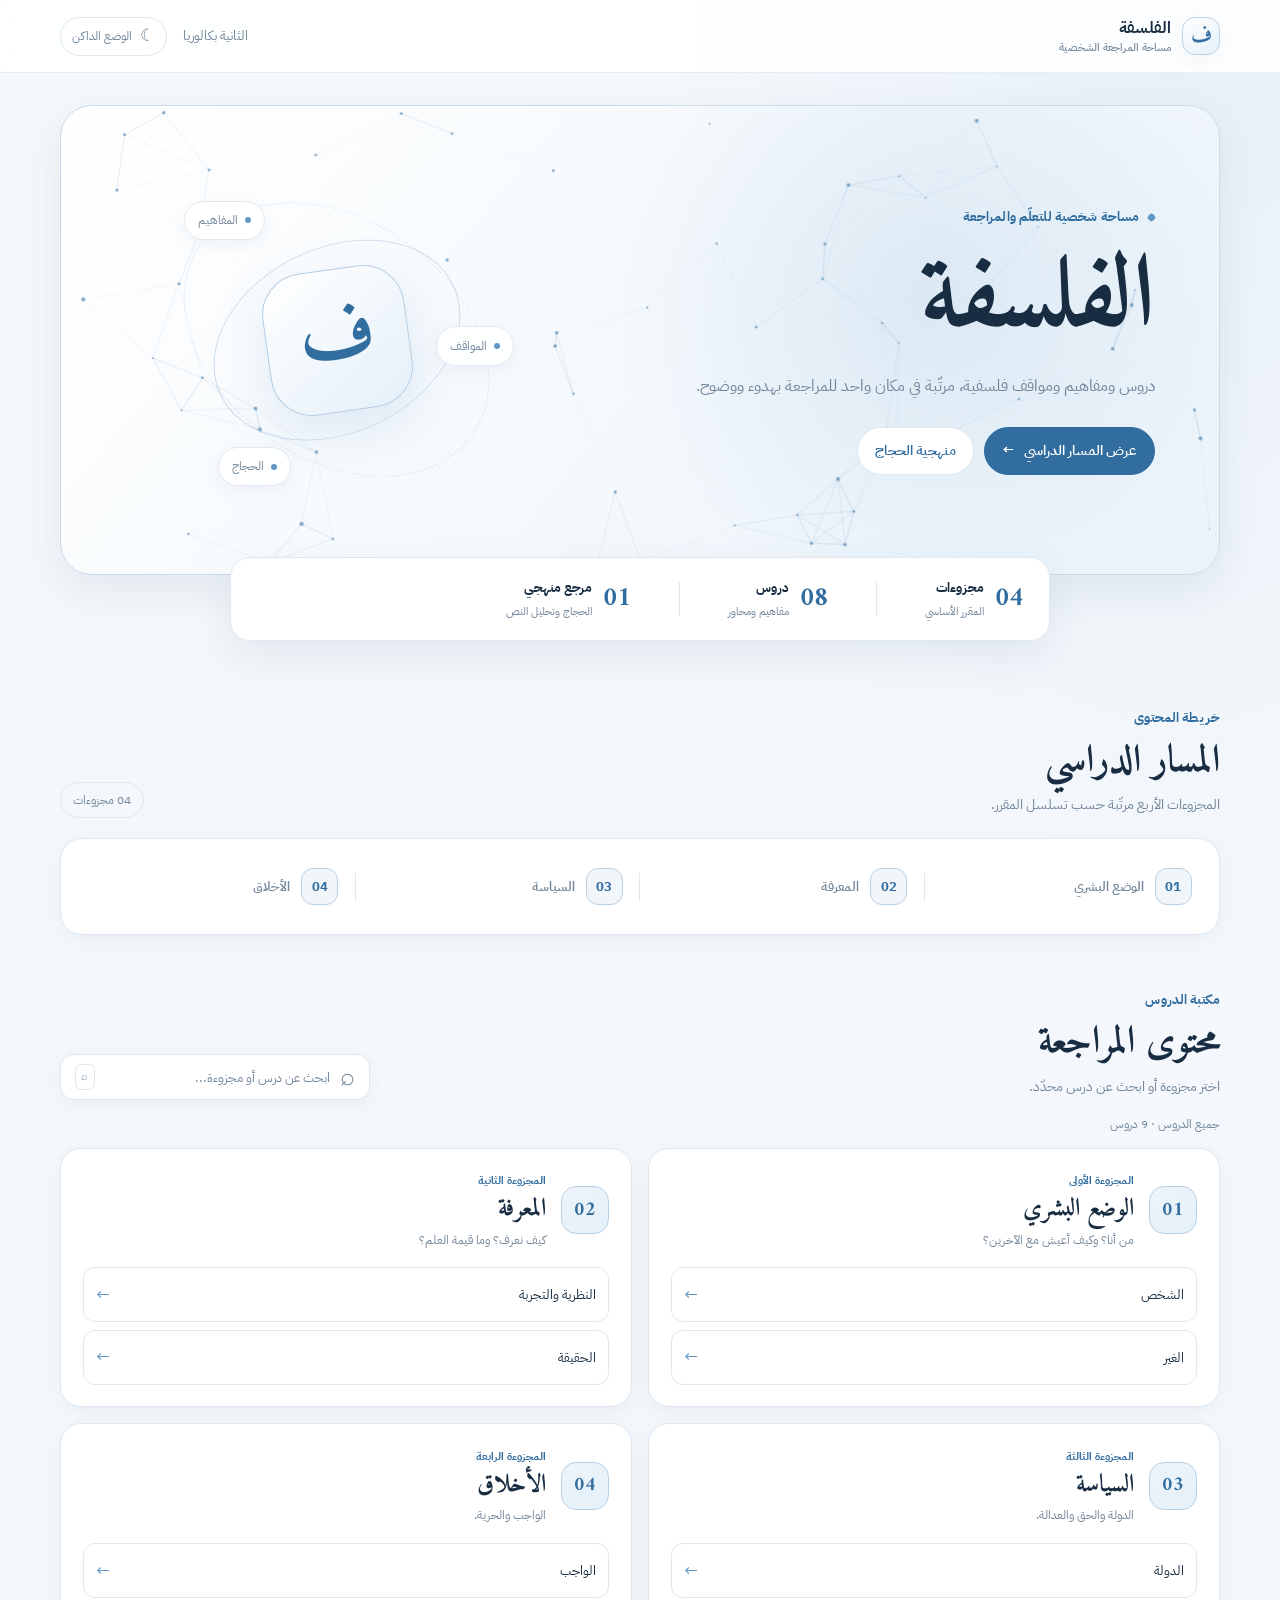
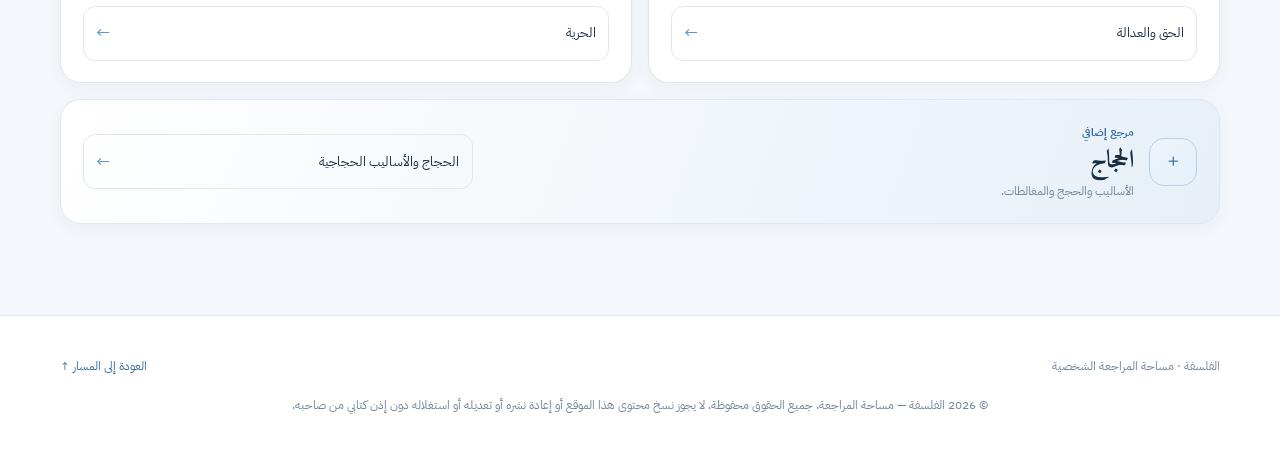
<file: index.html>
<!doctype html>
<html lang="ar" dir="rtl" data-origin="PHL-C88920325B7DD9DB">
<head>
  <meta charset="utf-8">
  <meta name="viewport" content="width=device-width,initial-scale=1">
  <title>الفلسفة | مساحة المراجعة الشخصية</title>
  <meta name="description" content="مساحة شخصية لمراجعة الفلسفة للثانية بكالوريا، تضم دروس الوضع البشري والمعرفة والسياسة والأخلاق والحجاج.">
  <link rel="canonical" href="https://abdellahriyaf.github.io/philo/">
  <meta property="og:type" content="website">
  <meta property="og:locale" content="ar_MA">
  <meta property="og:title" content="الفلسفة | مساحة المراجعة الشخصية">
  <meta property="og:description" content="دروس الفلسفة للثانية بكالوريا، في واجهة هادئة وواضحة للقراءة والمراجعة.">
  <meta property="og:url" content="https://abdellahriyaf.github.io/philo/">
  <meta name="twitter:card" content="summary">
  <meta name="twitter:title" content="الفلسفة | مساحة المراجعة الشخصية">
  <meta name="twitter:description" content="دروس الفلسفة للثانية بكالوريا.">
  <meta name="theme-color" content="#f4f8fc">
  <script>
    (() => {
      try {
        const saved = localStorage.getItem('philo-theme');
        const systemDark = window.matchMedia && window.matchMedia('(prefers-color-scheme: dark)').matches;
        document.documentElement.dataset.theme = saved || (systemDark ? 'dark' : 'light');
      } catch (_) {
        document.documentElement.dataset.theme = 'light';
      }
    })();
  </script>
  <link rel="preconnect" href="https://fonts.googleapis.com">
  <link rel="preconnect" href="https://fonts.gstatic.com" crossorigin>
  <link href="https://fonts.googleapis.com/css2?family=Amiri:wght@400;700&family=IBM+Plex+Sans+Arabic:wght@400;500;600;700&display=swap" rel="stylesheet">
  <link rel="stylesheet" href="assets/site.css">
  <link rel="stylesheet" href="assets/home.css">
<meta name="author" content="الفلسفة — مساحة المراجعة">
<meta name="copyright" content="© 2026 الفلسفة — مساحة المراجعة. All rights reserved.">
<!-- © 2026 الفلسفة — مساحة المراجعة. All rights reserved. Unauthorized copying, republishing or modification is prohibited. Origin ID: PHL-C88920325B7DD9DB -->
<link rel="icon" href="/philo/favicon.ico" sizes="48x48">
<link rel="icon" href="/philo/favicon.svg" type="image/svg+xml">
<link rel="apple-touch-icon" href="/philo/apple-touch-icon.png">
<link rel="manifest" href="/philo/site.webmanifest">
</head>
<body class="home-page">
  <header class="app-header">
    <div class="wrap header-inner">
      <a class="brand-mark" href="index.html" aria-label="الفلسفة، الصفحة الرئيسية">
        <span class="brand-symbol" aria-hidden="true">ف</span>
        <span class="brand-copy">الفلسفة<small>مساحة المراجعة الشخصية</small></span>
      </a>
      <div class="header-actions">
        <span class="header-context">الثانية بكالوريا</span>
        <button class="theme-toggle" type="button" data-theme-toggle aria-label="تفعيل الوضع الداكن" title="تبديل المظهر">
          <span class="theme-toggle-icon" aria-hidden="true">☾</span>
          <span class="theme-toggle-label">المظهر</span>
        </button>
      </div>
    </div>
  </header>

  <main class="wrap home-main">
    <section class="home-hero" aria-labelledby="home-title">
      <div class="hero-copy">
        <p class="eyebrow"><span></span> مساحة شخصية للتعلّم والمراجعة</p>
        <h1 id="home-title">الفلسفة</h1>
        <p class="lede">دروس ومفاهيم ومواقف فلسفية، مرتّبة في مكان واحد للمراجعة بهدوء ووضوح.</p>
        <div class="hero-actions">
          <a class="button button-primary" href="#curriculum">عرض المسار الدراسي <span aria-hidden="true">←</span></a>
          <a class="button button-quiet" href="content/argumentation.html">منهجية الحجاج</a>
        </div>
      </div>
      <div class="hero-art" aria-hidden="true">
        <div class="hero-orbit orbit-one"></div>
        <div class="hero-orbit orbit-two"></div>
        <div class="hero-core"><span>ف</span></div>
        <div class="art-chip chip-top"><span class="chip-dot"></span> المفاهيم</div>
        <div class="art-chip chip-side"><span class="chip-dot"></span> المواقف</div>
        <div class="art-chip chip-bottom"><span class="chip-dot"></span> الحجاج</div>
      </div>
    </section>

    <section class="overview-strip" aria-label="ملخص المحتوى">
      <div class="overview-item"><span class="overview-number">04</span><span><b>مجزوءات</b><small>المقرر الأساسي</small></span></div>
      <div class="overview-divider" aria-hidden="true"></div>
      <div class="overview-item"><span class="overview-number">08</span><span><b>دروس</b><small>مفاهيم ومحاور</small></span></div>
      <div class="overview-divider" aria-hidden="true"></div>
      <div class="overview-item"><span class="overview-number">01</span><span><b>مرجع منهجي</b><small>الحجاج وتحليل النص</small></span></div>
    </section>

    <section class="timeline-section" id="curriculum" aria-labelledby="timeline-title">
      <div class="section-heading">
        <div>
          <p class="eyebrow">خريطة المحتوى</p>
          <h2 id="timeline-title">المسار الدراسي</h2>
          <p>المجزوءات الأربع مرتّبة حسب تسلسل المقرر.</p>
        </div>
        <span class="section-count">04 مجزوءات</span>
      </div>
      <nav class="unit-timeline" aria-label="الانتقال بين المجزوءات">
        <a href="#unit-1"><span class="timeline-number">01</span><span class="timeline-label">الوضع البشري</span></a>
        <a href="#unit-2"><span class="timeline-number">02</span><span class="timeline-label">المعرفة</span></a>
        <a href="#unit-3"><span class="timeline-number">03</span><span class="timeline-label">السياسة</span></a>
        <a href="#unit-4"><span class="timeline-number">04</span><span class="timeline-label">الأخلاق</span></a>
      </nav>
    </section>

    <section class="library-section" aria-labelledby="library-title">
      <div class="section-heading library-heading">
        <div>
          <p class="eyebrow">مكتبة الدروس</p>
          <h2 id="library-title">محتوى المراجعة</h2>
          <p>اختر مجزوءة أو ابحث عن درس محدّد.</p>
        </div>
        <label class="lesson-search">
          <span aria-hidden="true">⌕</span>
          <input id="lesson-search" type="search" placeholder="ابحث عن درس أو مجزوءة..." autocomplete="off" aria-label="ابحث عن درس أو مجزوءة">
          <kbd>⌕</kbd>
        </label>
      </div>
      <p class="search-count" id="search-count" aria-live="polite">جميع الدروس</p>
      <div id="units" class="unit-grid" aria-live="polite">
        <section class="unit" id="unit-1"><div class="unit-head"><span class="unit-no">01</span><div class="unit-copy"><p class="unit-kicker">المجزوءة الأولى</p><h3>الوضع البشري</h3><p>من أنا؟ وكيف أعيش مع الآخرين؟</p></div></div><ul class="unit-lessons"><li><a href="content/u1-s1.html"><span>الشخص</span><span aria-hidden="true">←</span></a></li><li><a href="content/u1-s2.html"><span>الغير</span><span aria-hidden="true">←</span></a></li></ul></section>
        <section class="unit" id="unit-2"><div class="unit-head"><span class="unit-no">02</span><div class="unit-copy"><p class="unit-kicker">المجزوءة الثانية</p><h3>المعرفة</h3><p>كيف نعرف؟ وما قيمة العلم؟</p></div></div><ul class="unit-lessons"><li><a href="content/u2-s1.html"><span>النظرية والتجربة</span><span aria-hidden="true">←</span></a></li><li><a href="content/u2-s2.html"><span>الحقيقة</span><span aria-hidden="true">←</span></a></li></ul></section>
        <section class="unit" id="unit-3"><div class="unit-head"><span class="unit-no">03</span><div class="unit-copy"><p class="unit-kicker">المجزوءة الثالثة</p><h3>السياسة</h3><p>الدولة والحق والعدالة.</p></div></div><ul class="unit-lessons"><li><a href="content/u3-s1.html"><span>الدولة</span><span aria-hidden="true">←</span></a></li><li><a href="content/u3-s2.html"><span>الحق والعدالة</span><span aria-hidden="true">←</span></a></li></ul></section>
        <section class="unit" id="unit-4"><div class="unit-head"><span class="unit-no">04</span><div class="unit-copy"><p class="unit-kicker">المجزوءة الرابعة</p><h3>الأخلاق</h3><p>الواجب والحرية.</p></div></div><ul class="unit-lessons"><li><a href="content/u4-s1.html"><span>الواجب</span><span aria-hidden="true">←</span></a></li><li><a href="content/u4-s2.html"><span>الحرية</span><span aria-hidden="true">←</span></a></li></ul></section>
        <section class="unit unit-support" id="unit-5"><div class="unit-head"><span class="unit-no">+</span><div class="unit-copy"><p class="unit-kicker">مرجع إضافي</p><h3>الحجاج</h3><p>الأساليب والحجج والمغالطات ومنهجية تحليل النص.</p></div></div><ul class="unit-lessons"><li><a href="content/argumentation.html"><span>الحجاج والأساليب الحجاجية</span><span aria-hidden="true">←</span></a></li></ul></section>
      </div>
      <p class="empty-search" id="empty-search" hidden>لا توجد دروس تطابق عبارة البحث.</p>
    </section>
  </main>

  <footer class="site-footer"><div class="wrap"><span>الفلسفة · مساحة المراجعة الشخصية</span><a href="#curriculum">العودة إلى المسار ↑</a></div></footer>
  <script src="assets/config.js"></script>
  <script src="assets/app.js" defer></script>
  <script src="assets/ui.js" defer></script>
<!-- PHL-C88920325B7DD9DB · الفلسفة — مساحة المراجعة · 2026 -->
</body>
</html>
</file>
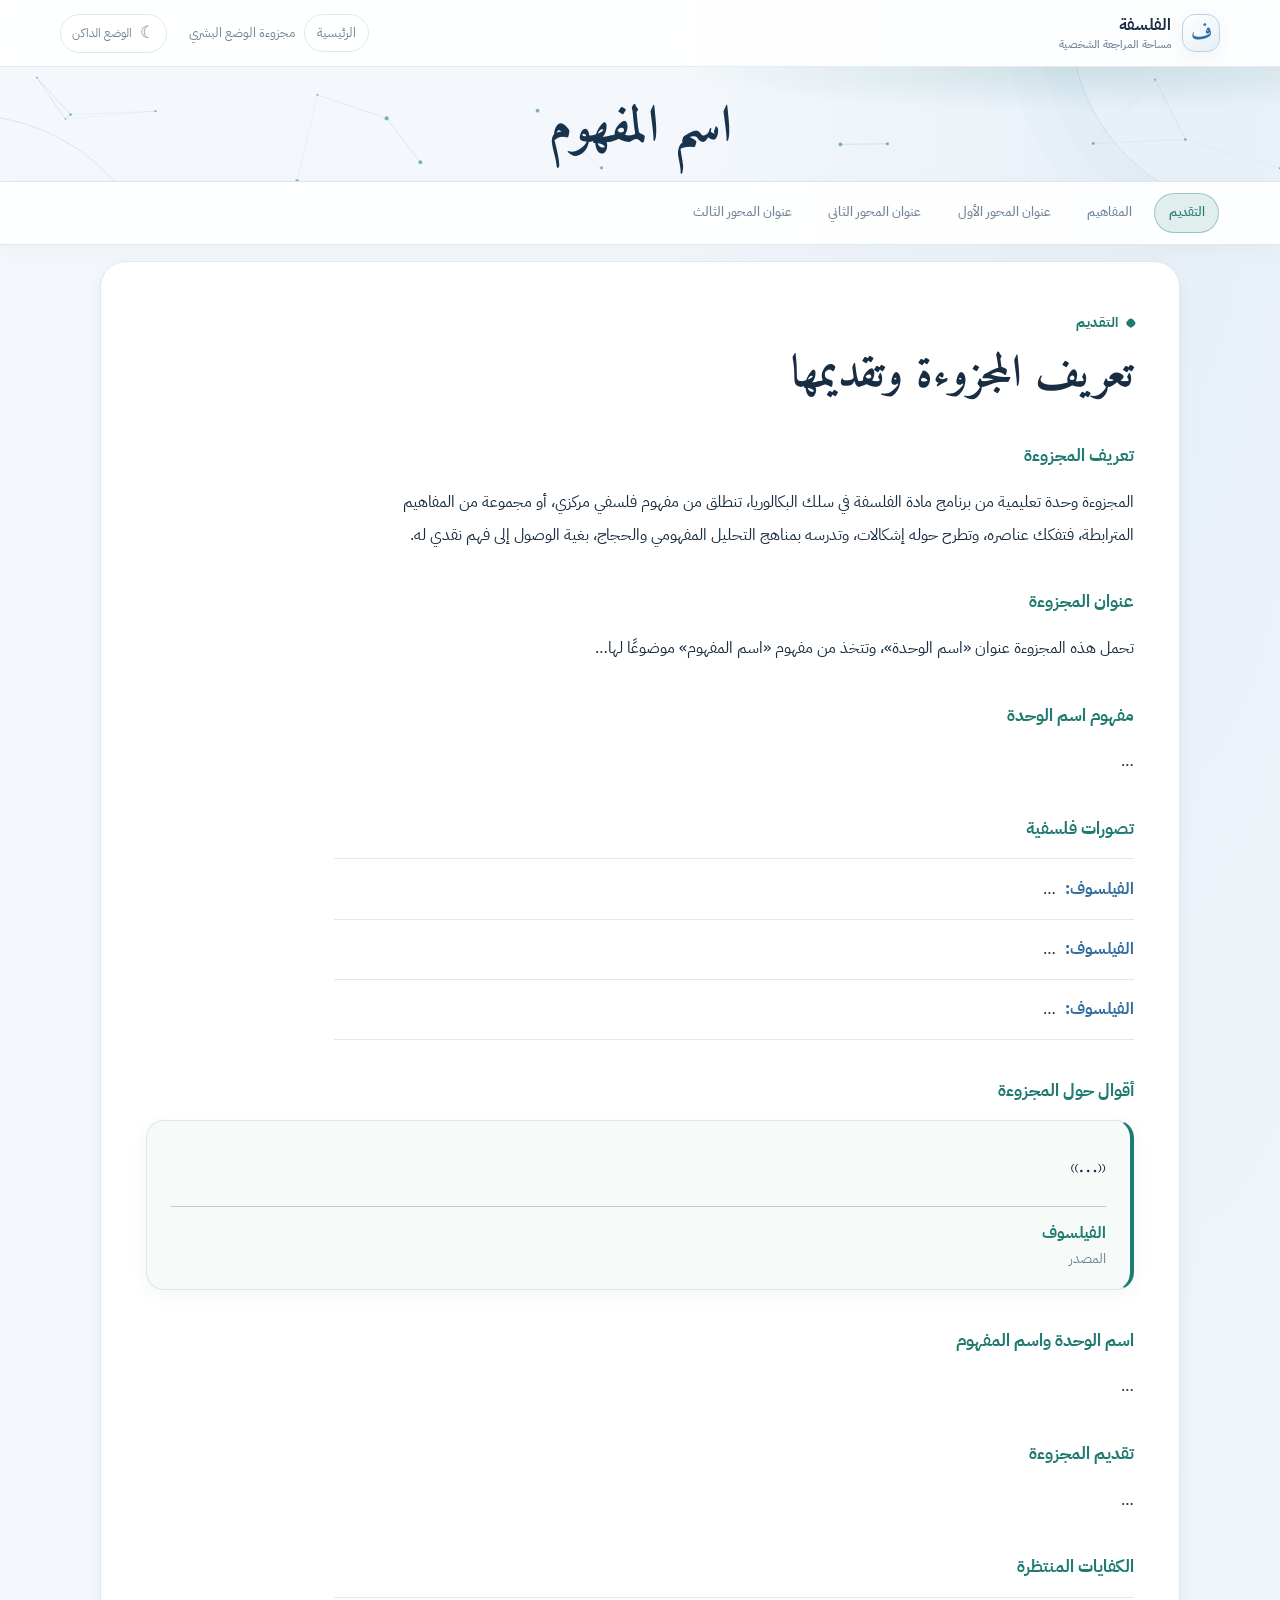
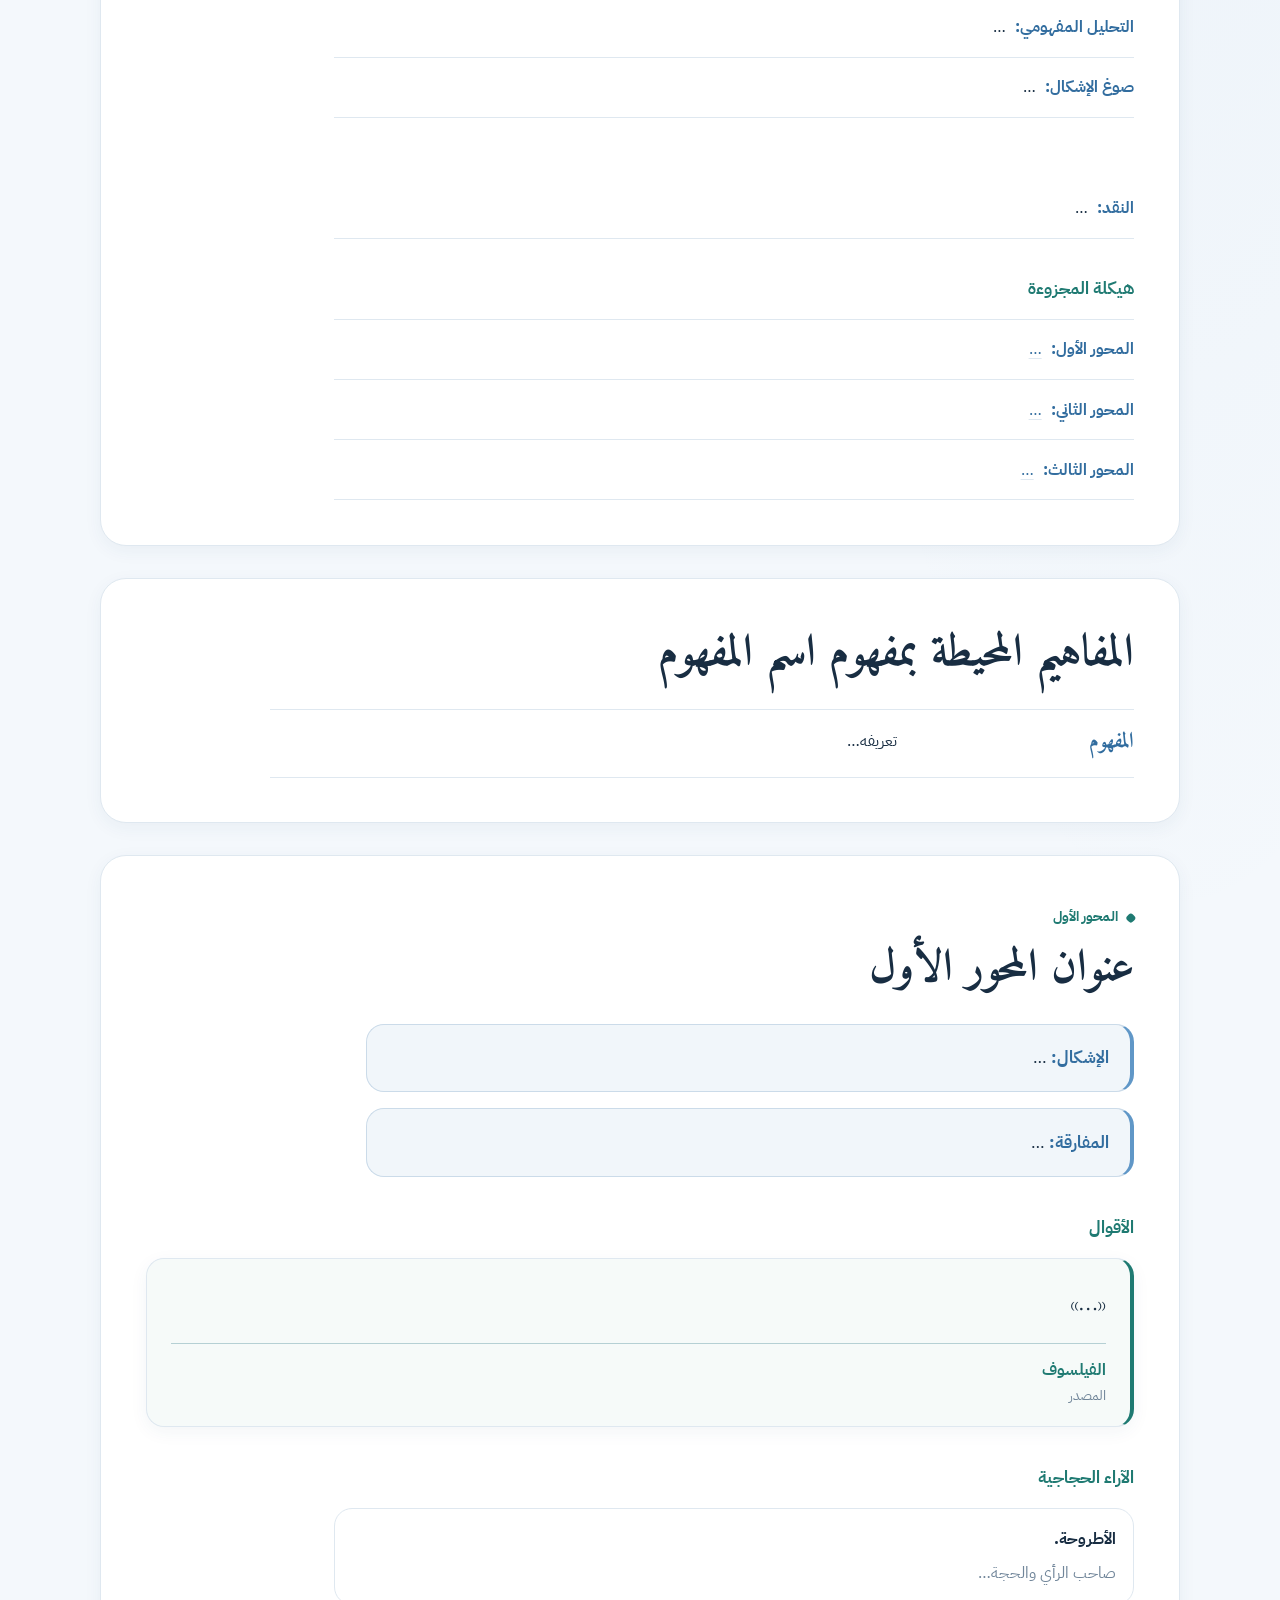
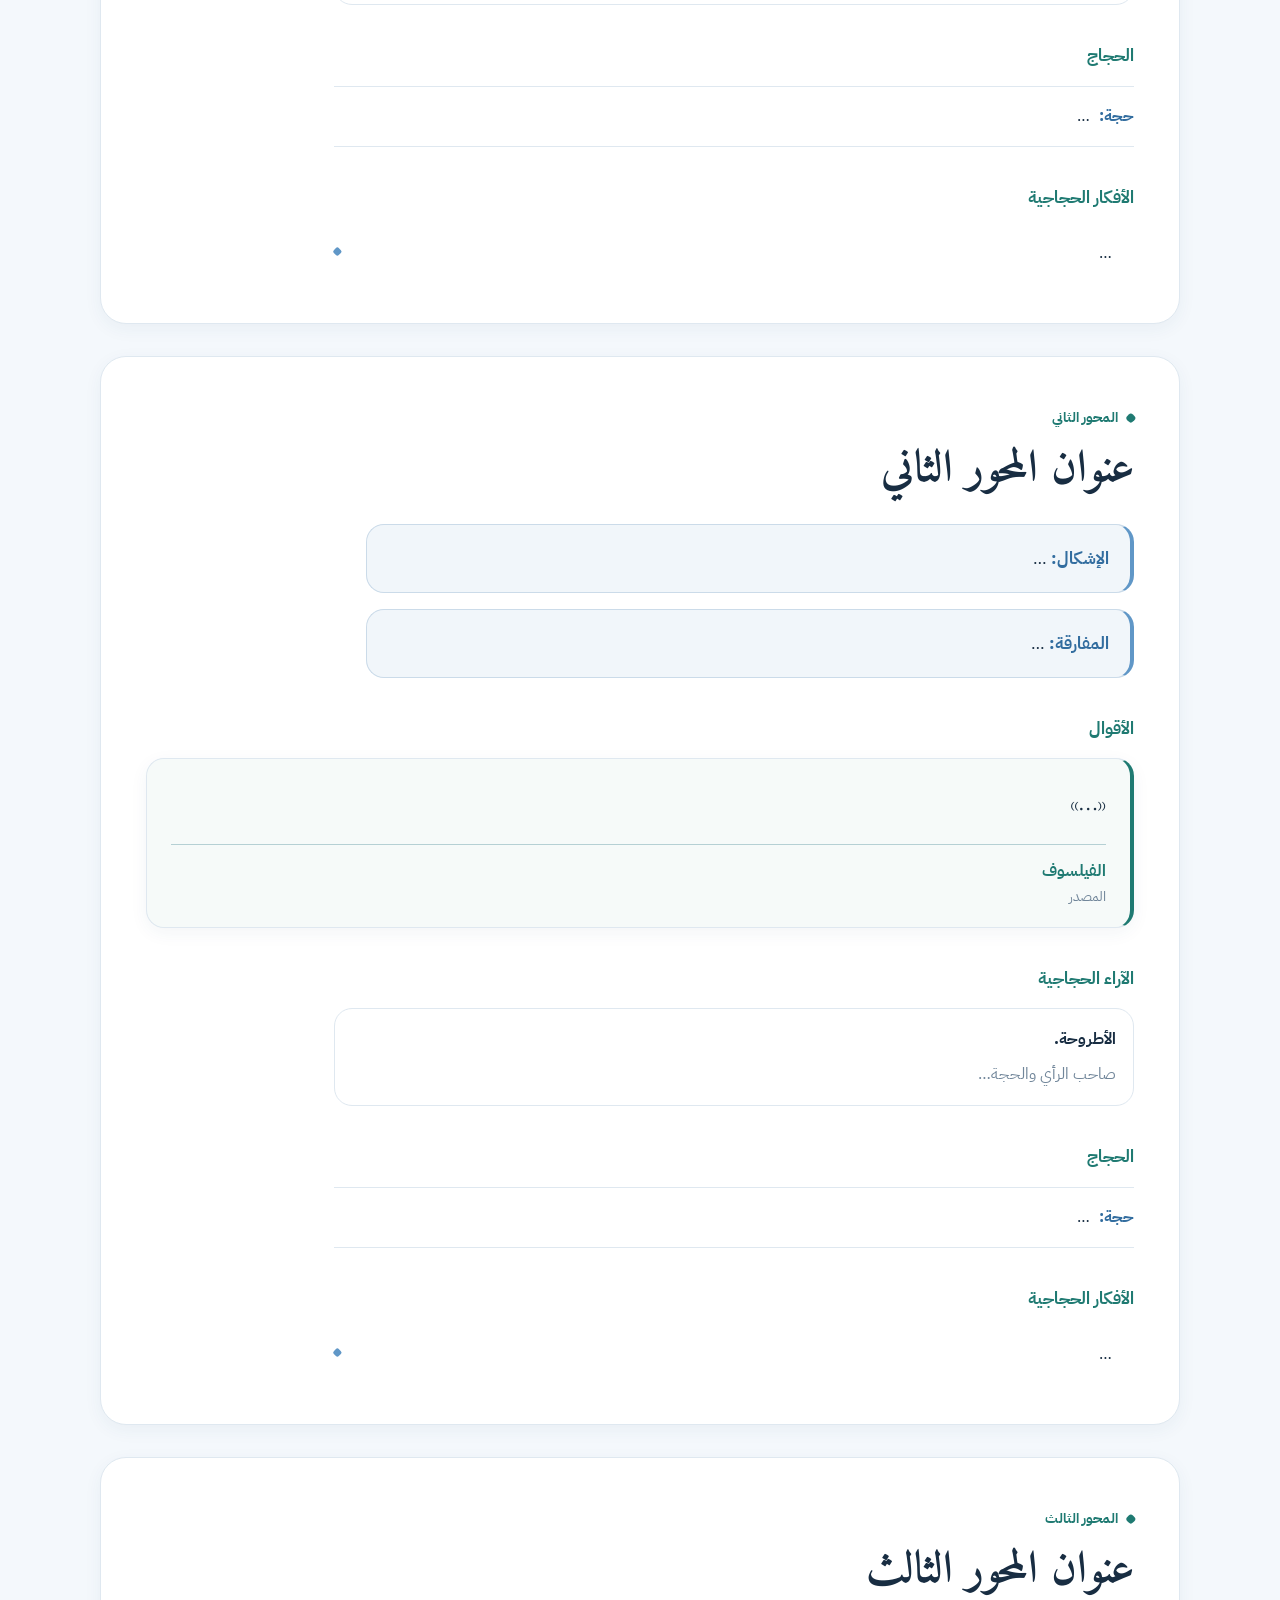
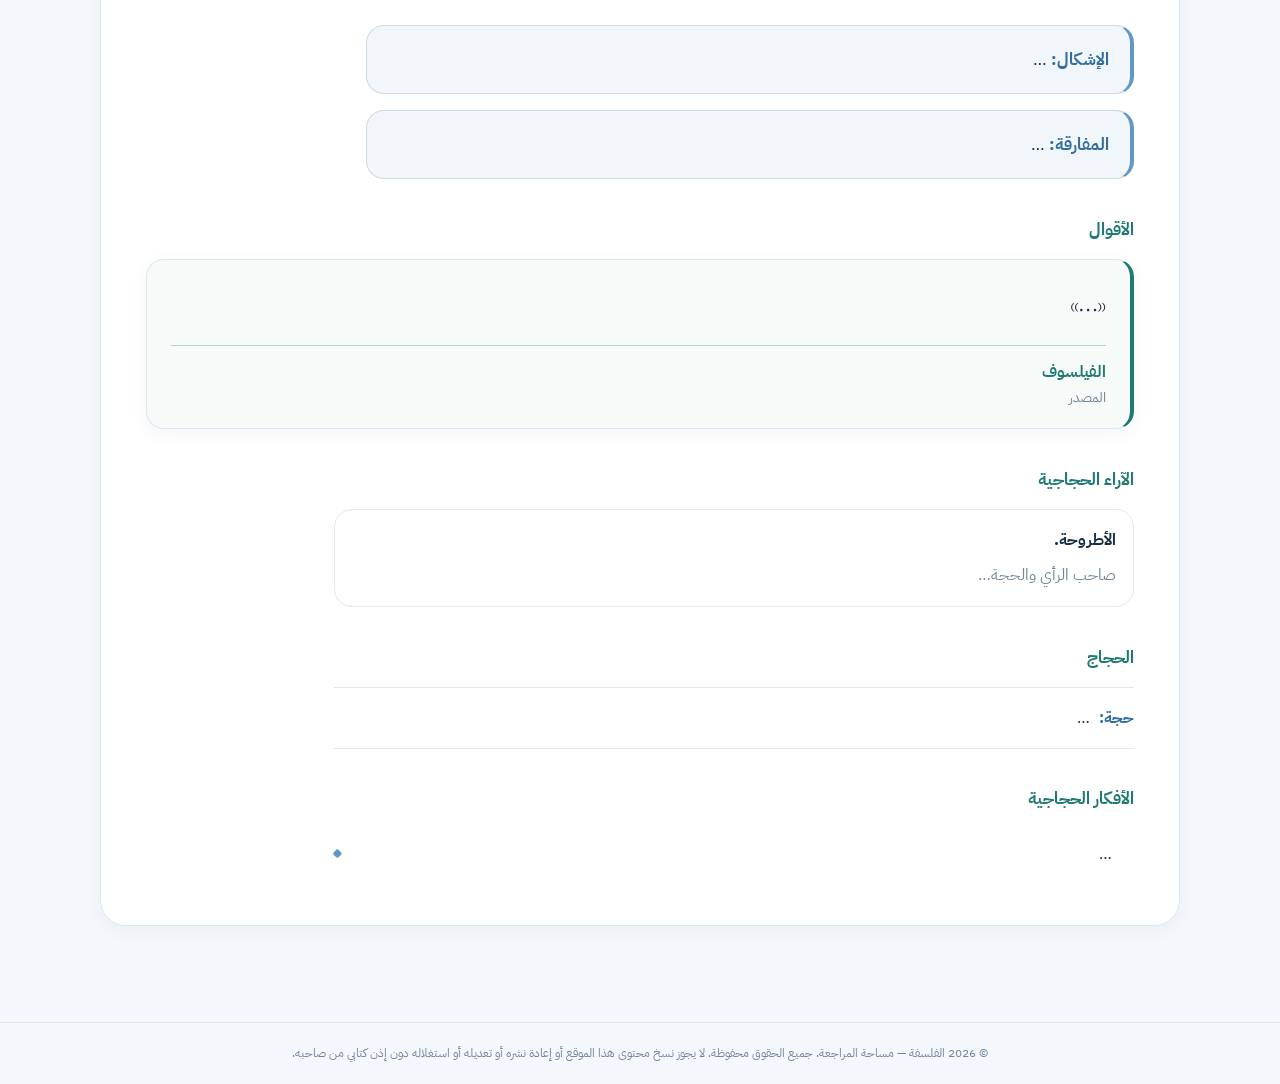
<file: content/_template-first-subunit.html>
<!doctype html>
<html lang="ar" dir="rtl" data-origin="PHL-C88920325B7DD9DB">
<head>
<meta charset="utf-8">
<meta name="viewport" content="width=device-width,initial-scale=1">
<script>
(() => {
  try {
    const saved = localStorage.getItem("philo-theme");
    const systemDark = window.matchMedia && window.matchMedia("(prefers-color-scheme: dark)").matches;
    document.documentElement.dataset.theme = saved || (systemDark ? "dark" : "light");
  } catch (_) { document.documentElement.dataset.theme = "light"; }
})();
</script>

<title>اسم المفهوم · الوضع البشري</title>
<meta name="robots" content="noindex,follow">
<link rel="preconnect" href="https://fonts.googleapis.com"><link href="https://fonts.googleapis.com/css2?family=Amiri:wght@400;700&family=IBM+Plex+Sans+Arabic:wght@400;500;600;700&display=swap" rel="stylesheet">
<link rel="stylesheet" href="../assets/site.css">
<meta name="author" content="الفلسفة — مساحة المراجعة">
<meta name="copyright" content="© 2026 الفلسفة — مساحة المراجعة. All rights reserved.">
<!-- © 2026 الفلسفة — مساحة المراجعة. All rights reserved. Unauthorized copying, republishing or modification is prohibited. Origin ID: PHL-C88920325B7DD9DB -->
<link rel="icon" href="/philo/favicon.ico" sizes="48x48">
<link rel="icon" href="/philo/favicon.svg" type="image/svg+xml">
<link rel="apple-touch-icon" href="/philo/apple-touch-icon.png">
<link rel="manifest" href="/philo/site.webmanifest">
</head>
<body style="--c:#1f7a72">
<div class="sitebar"><div class="wrap"><a href="../index.html">الرئيسية</a><span>/ مجزوءة الوضع البشري</span></div></div>
<header class="hero"><div class="wrap"><h1>اسم المفهوم</h1><p class="lede">جملة تلخّص محتوى الدرس ومحاوره الثلاثة.</p></div></header>
<nav class="topnav" aria-label="التنقل داخل الصفحة"><div class="wrap"><ul><li><a href="#intro">التقديم</a></li><li><a href="#concepts">المفاهيم</a></li><li><a href="#axis-1">عنوان المحور الأول</a></li><li><a href="#axis-2">عنوان المحور الثاني</a></li><li><a href="#axis-3">عنوان المحور الثالث</a></li></ul></div></nav>

<section id="intro" class="block intro-block"><div class="wrap">
<p class="kicker">التقديم</p><h2>تعريف المجزوءة وتقديمها</h2>
<h3>تعريف المجزوءة</h3><div class="prose">
      <p>المجزوءة وحدة تعليمية من برنامج مادة الفلسفة في سلك البكالوريا، تنطلق من مفهوم فلسفي مركزي، أو مجموعة من المفاهيم المترابطة، فتفكك عناصره، وتطرح حوله إشكالات، وتدرسه بمناهج التحليل المفهومي والحجاج، بغية الوصول إلى فهم نقدي له.</p>
    </div>
<h3>عنوان المجزوءة</h3><div class="prose"><p>تحمل هذه المجزوءة عنوان «اسم الوحدة»، وتتخذ من مفهوم «اسم المفهوم» موضوعًا لها…</p></div>
<h3>مفهوم اسم الوحدة</h3><div class="prose"><p>…</p></div>
<h3>تصورات فلسفية</h3><ul class="args"><li><span class="label">الفيلسوف:</span> …</li><li><span class="label">الفيلسوف:</span> …</li><li><span class="label">الفيلسوف:</span> …</li></ul>
<h3>أقوال حول المجزوءة</h3><ol class="quotes"><li><p class="qtext">«…»</p><p class="qsrc"><b>الفيلسوف</b><br>المصدر</p></li></ol>
<h3>اسم الوحدة واسم المفهوم</h3><div class="prose"><p>…</p></div>
<h3>تقديم المجزوءة</h3><div class="prose"><p>…</p></div>
<h3>الكفايات المنتظرة</h3><ul class="args"><li><span class="label">التحليل المفهومي:</span> …</li><li><span class="label">صوغ الإشكال:</span> …</li><li><span class="label">الحجاج:</span> …</li><li><span class="label">النقد:</span> …</li></ul>
<h3>هيكلة المجزوءة</h3><ul class="args"><li><span class="label">المحور الأول:</span> <a href="#axis-1">…</a></li><li><span class="label">المحور الثاني:</span> <a href="#axis-2">…</a></li><li><span class="label">المحور الثالث:</span> <a href="#axis-3">…</a></li></ul>
</div></section>

<section id="concepts" class="block concepts-block"><div class="wrap"><h2>المفاهيم المحيطة بمفهوم اسم المفهوم</h2><dl class="concepts"><div class="concept"><dt>المفهوم</dt><dd>تعريفه…</dd></div></dl></div></section>

<section id="axis-1" class="block axis-1"><div class="wrap">
<p class="kicker">المحور الأول</p><h2>عنوان المحور الأول</h2>
<div class="problem"><p><strong>الإشكال:</strong> …</p></div>
   <div class="problem paradox"><p><strong>المفارقة:</strong> …</p></div>
<h3>الأقوال</h3><ol class="quotes"><li><p class="qtext">«…»</p><p class="qsrc"><b>الفيلسوف</b><br>المصدر</p></li></ol>
<h3>الآراء الحجاجية</h3><ul class="theses"><li><strong>الأطروحة.</strong><p>صاحب الرأي والحجة…</p></li></ul>
<h3>الحجاج</h3><ul class="args"><li><span class="label">حجة:</span> …</li></ul>
<h3>الأفكار الحجاجية</h3><ul class="ideas"><li>…</li></ul>
</div></section>

<section id="axis-2" class="block axis-2"><div class="wrap">
<p class="kicker">المحور الثاني</p><h2>عنوان المحور الثاني</h2>
<div class="problem"><p><strong>الإشكال:</strong> …</p></div>
   <div class="problem paradox"><p><strong>المفارقة:</strong> …</p></div>
<h3>الأقوال</h3><ol class="quotes"><li><p class="qtext">«…»</p><p class="qsrc"><b>الفيلسوف</b><br>المصدر</p></li></ol>
<h3>الآراء الحجاجية</h3><ul class="theses"><li><strong>الأطروحة.</strong><p>صاحب الرأي والحجة…</p></li></ul>
<h3>الحجاج</h3><ul class="args"><li><span class="label">حجة:</span> …</li></ul>
<h3>الأفكار الحجاجية</h3><ul class="ideas"><li>…</li></ul>
</div></section>

<section id="axis-3" class="block axis-3"><div class="wrap">
<p class="kicker">المحور الثالث</p><h2>عنوان المحور الثالث</h2>
<div class="problem"><p><strong>الإشكال:</strong> …</p></div>
   <div class="problem paradox"><p><strong>المفارقة:</strong> …</p></div>
<h3>الأقوال</h3><ol class="quotes"><li><p class="qtext">«…»</p><p class="qsrc"><b>الفيلسوف</b><br>المصدر</p></li></ol>
<h3>الآراء الحجاجية</h3><ul class="theses"><li><strong>الأطروحة.</strong><p>صاحب الرأي والحجة…</p></li></ul>
<h3>الحجاج</h3><ul class="args"><li><span class="label">حجة:</span> …</li></ul>
<h3>الأفكار الحجاجية</h3><ul class="ideas"><li>…</li></ul>
</div></section>

<div class="wrap pager"><span></span><span></span></div>
  <script src="../assets/ui.js" defer></script>
<!-- PHL-C88920325B7DD9DB · الفلسفة — مساحة المراجعة · 2026 -->
</body>
</html>
</file>
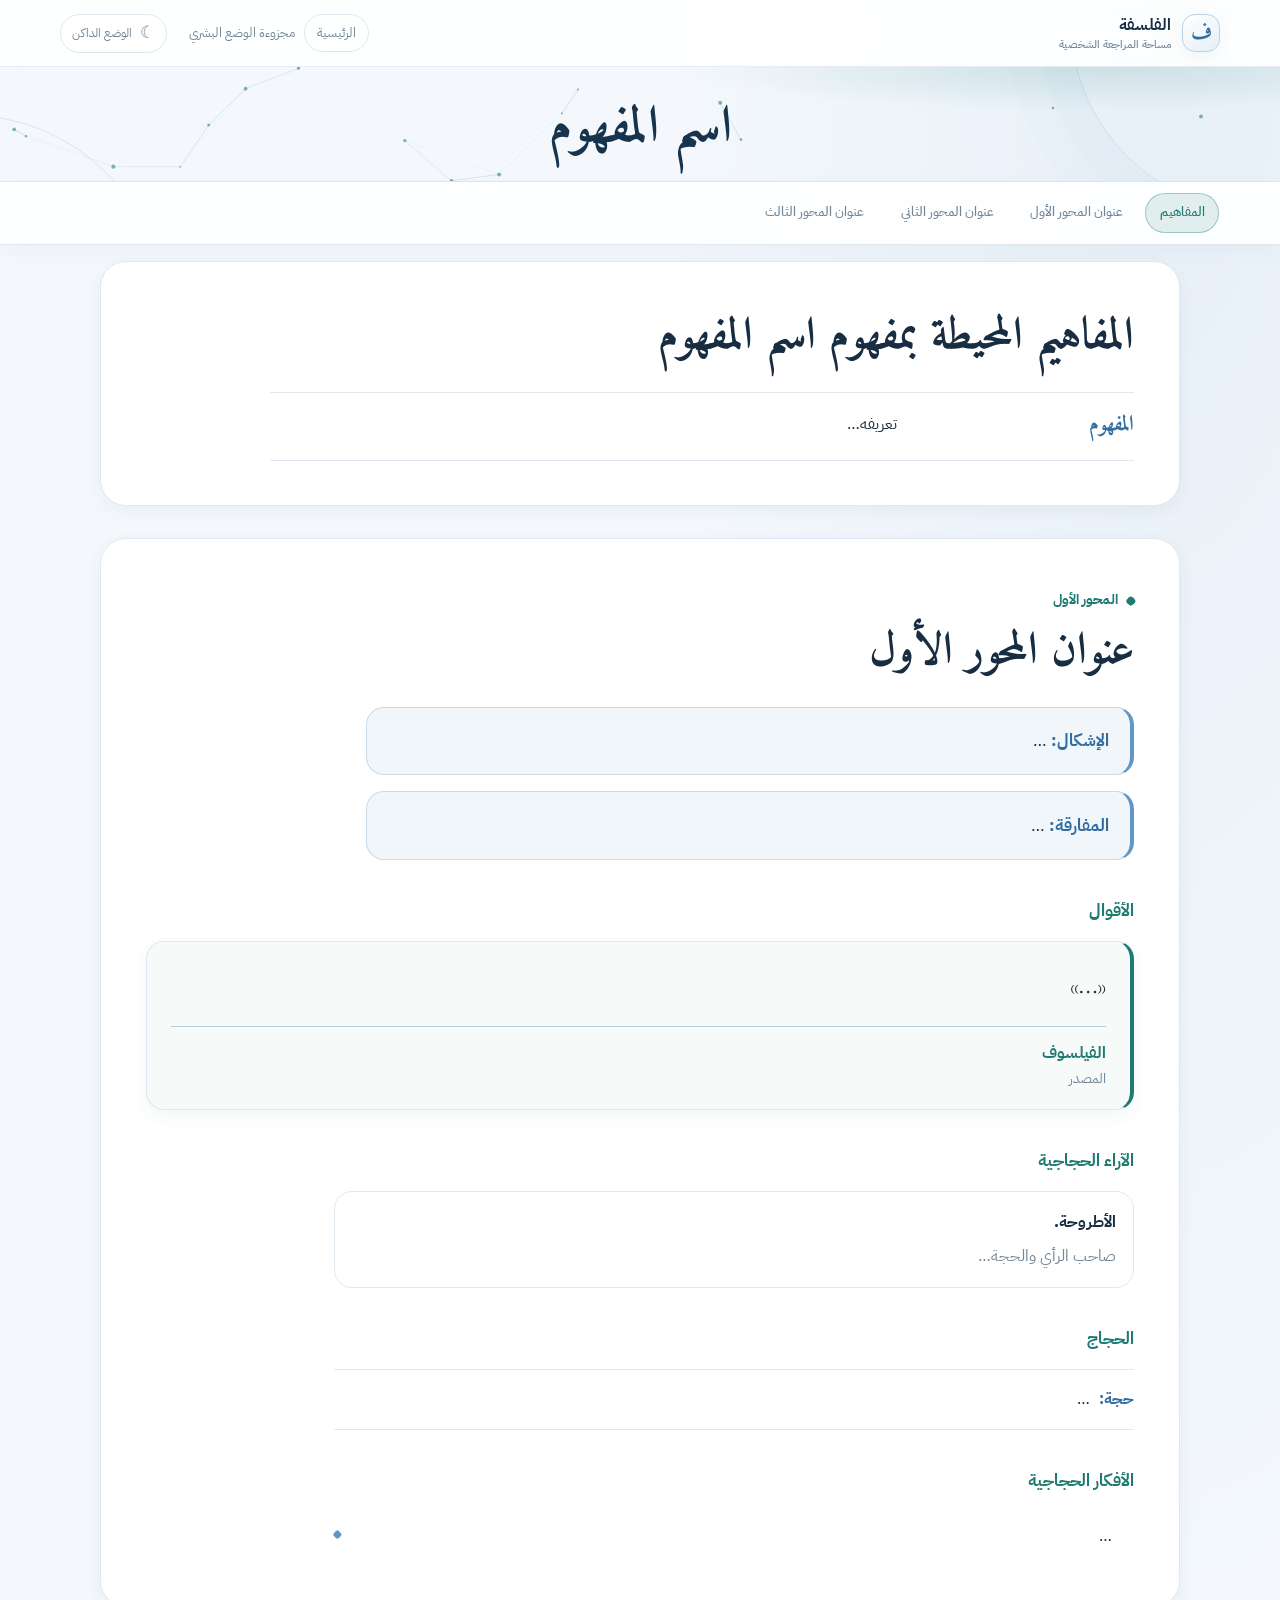
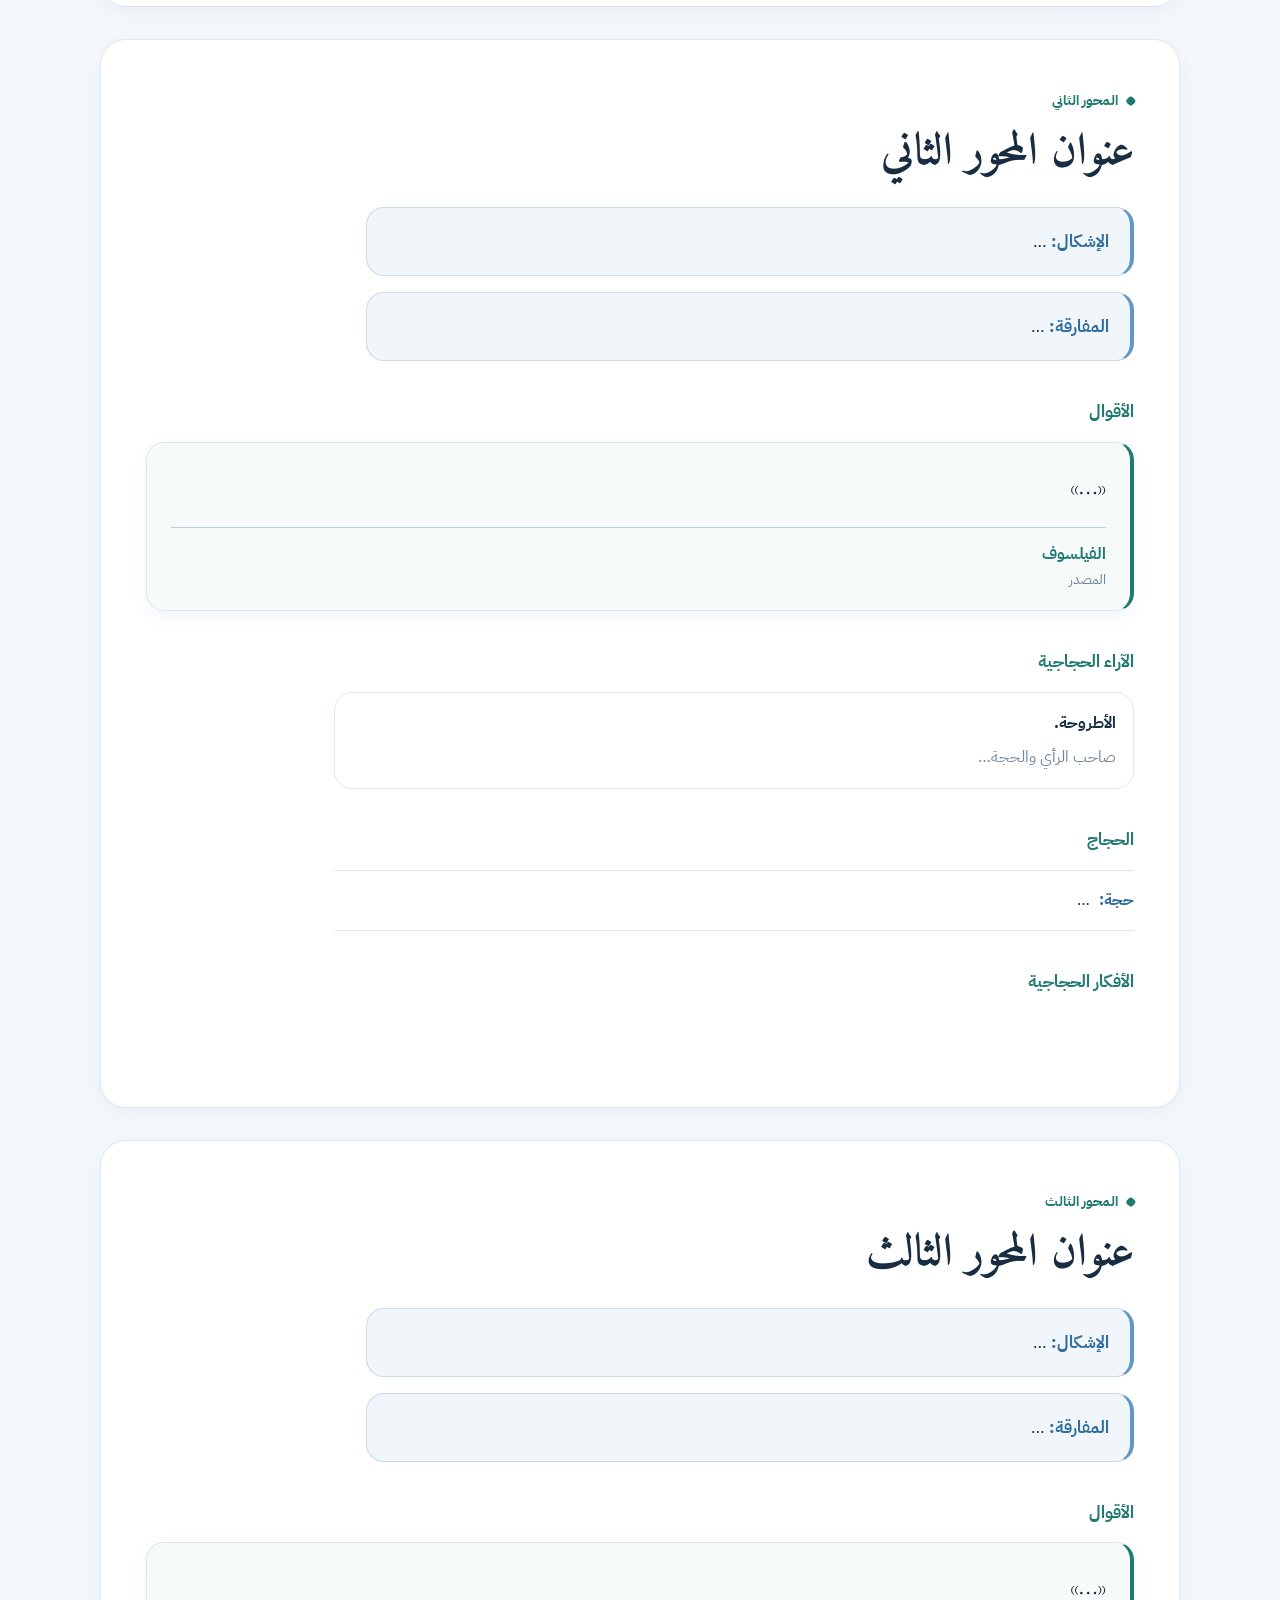
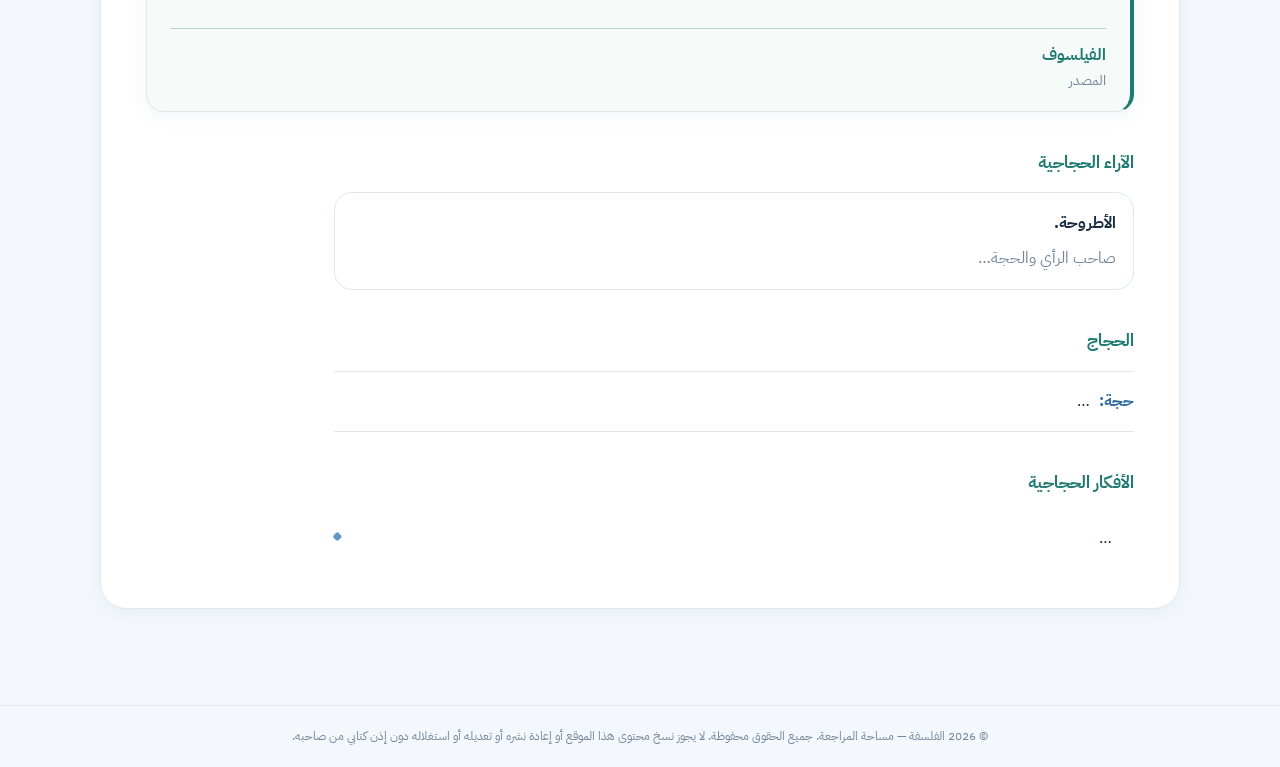
<file: content/_template-subunit.html>
<!doctype html>
<html lang="ar" dir="rtl" data-origin="PHL-C88920325B7DD9DB">
<head>
<meta charset="utf-8">
<meta name="viewport" content="width=device-width,initial-scale=1">
<script>
(() => {
  try {
    const saved = localStorage.getItem("philo-theme");
    const systemDark = window.matchMedia && window.matchMedia("(prefers-color-scheme: dark)").matches;
    document.documentElement.dataset.theme = saved || (systemDark ? "dark" : "light");
  } catch (_) { document.documentElement.dataset.theme = "light"; }
})();
</script>

<title>اسم المفهوم · الوضع البشري</title>
<meta name="robots" content="noindex,follow">
<link rel="preconnect" href="https://fonts.googleapis.com"><link href="https://fonts.googleapis.com/css2?family=Amiri:wght@400;700&family=IBM+Plex+Sans+Arabic:wght@400;500;600;700&display=swap" rel="stylesheet">
<link rel="stylesheet" href="../assets/site.css">
<meta name="author" content="الفلسفة — مساحة المراجعة">
<meta name="copyright" content="© 2026 الفلسفة — مساحة المراجعة. All rights reserved.">
<!-- © 2026 الفلسفة — مساحة المراجعة. All rights reserved. Unauthorized copying, republishing or modification is prohibited. Origin ID: PHL-C88920325B7DD9DB -->
<link rel="icon" href="/philo/favicon.ico" sizes="48x48">
<link rel="icon" href="/philo/favicon.svg" type="image/svg+xml">
<link rel="apple-touch-icon" href="/philo/apple-touch-icon.png">
<link rel="manifest" href="/philo/site.webmanifest">
</head>
<body style="--c:#1f7a72">
<div class="sitebar"><div class="wrap"><a href="../index.html">الرئيسية</a><span>/ مجزوءة الوضع البشري</span></div></div>
<header class="hero"><div class="wrap"><h1>اسم المفهوم</h1><p class="lede">جملة تلخّص محتوى الدرس ومحاوره الثلاثة.</p></div></header>
<nav class="topnav" aria-label="التنقل داخل الصفحة"><div class="wrap"><ul><li><a href="#concepts">المفاهيم</a></li><li><a href="#axis-1">عنوان المحور الأول</a></li><li><a href="#axis-2">عنوان المحور الثاني</a></li><li><a href="#axis-3">عنوان المحور الثالث</a></li></ul></div></nav>

<section id="concepts" class="block concepts-block"><div class="wrap"><h2>المفاهيم المحيطة بمفهوم اسم المفهوم</h2><dl class="concepts"><div class="concept"><dt>المفهوم</dt><dd>تعريفه…</dd></div></dl></div></section>

<section id="axis-1" class="block axis-1"><div class="wrap">
<p class="kicker">المحور الأول</p><h2>عنوان المحور الأول</h2>
<div class="problem"><p><strong>الإشكال:</strong> …</p></div>
   <div class="problem paradox"><p><strong>المفارقة:</strong> …</p></div>
<h3>الأقوال</h3><ol class="quotes"><li><p class="qtext">«…»</p><p class="qsrc"><b>الفيلسوف</b><br>المصدر</p></li></ol>
<h3>الآراء الحجاجية</h3><ul class="theses"><li><strong>الأطروحة.</strong><p>صاحب الرأي والحجة…</p></li></ul>
<h3>الحجاج</h3><ul class="args"><li><span class="label">حجة:</span> …</li></ul>
<h3>الأفكار الحجاجية</h3><ul class="ideas"><li>…</li></ul>
</div></section>

<section id="axis-2" class="block axis-2"><div class="wrap">
<p class="kicker">المحور الثاني</p><h2>عنوان المحور الثاني</h2>
<div class="problem"><p><strong>الإشكال:</strong> …</p></div>
   <div class="problem paradox"><p><strong>المفارقة:</strong> …</p></div>
<h3>الأقوال</h3><ol class="quotes"><li><p class="qtext">«…»</p><p class="qsrc"><b>الفيلسوف</b><br>المصدر</p></li></ol>
<h3>الآراء الحجاجية</h3><ul class="theses"><li><strong>الأطروحة.</strong><p>صاحب الرأي والحجة…</p></li></ul>
<h3>الحجاج</h3><ul class="args"><li><span class="label">حجة:</span> …</li></ul>
<h3>الأفكار الحجاجية</h3><ul class="ideas"><li>…</li></ul>
</div></section>

<section id="axis-3" class="block axis-3"><div class="wrap">
<p class="kicker">المحور الثالث</p><h2>عنوان المحور الثالث</h2>
<div class="problem"><p><strong>الإشكال:</strong> …</p></div>
   <div class="problem paradox"><p><strong>المفارقة:</strong> …</p></div>
<h3>الأقوال</h3><ol class="quotes"><li><p class="qtext">«…»</p><p class="qsrc"><b>الفيلسوف</b><br>المصدر</p></li></ol>
<h3>الآراء الحجاجية</h3><ul class="theses"><li><strong>الأطروحة.</strong><p>صاحب الرأي والحجة…</p></li></ul>
<h3>الحجاج</h3><ul class="args"><li><span class="label">حجة:</span> …</li></ul>
<h3>الأفكار الحجاجية</h3><ul class="ideas"><li>…</li></ul>
</div></section>

<div class="wrap pager"><span></span><span></span></div>
  <script src="../assets/ui.js" defer></script>
<!-- PHL-C88920325B7DD9DB · الفلسفة — مساحة المراجعة · 2026 -->
</body>
</html>
</file>
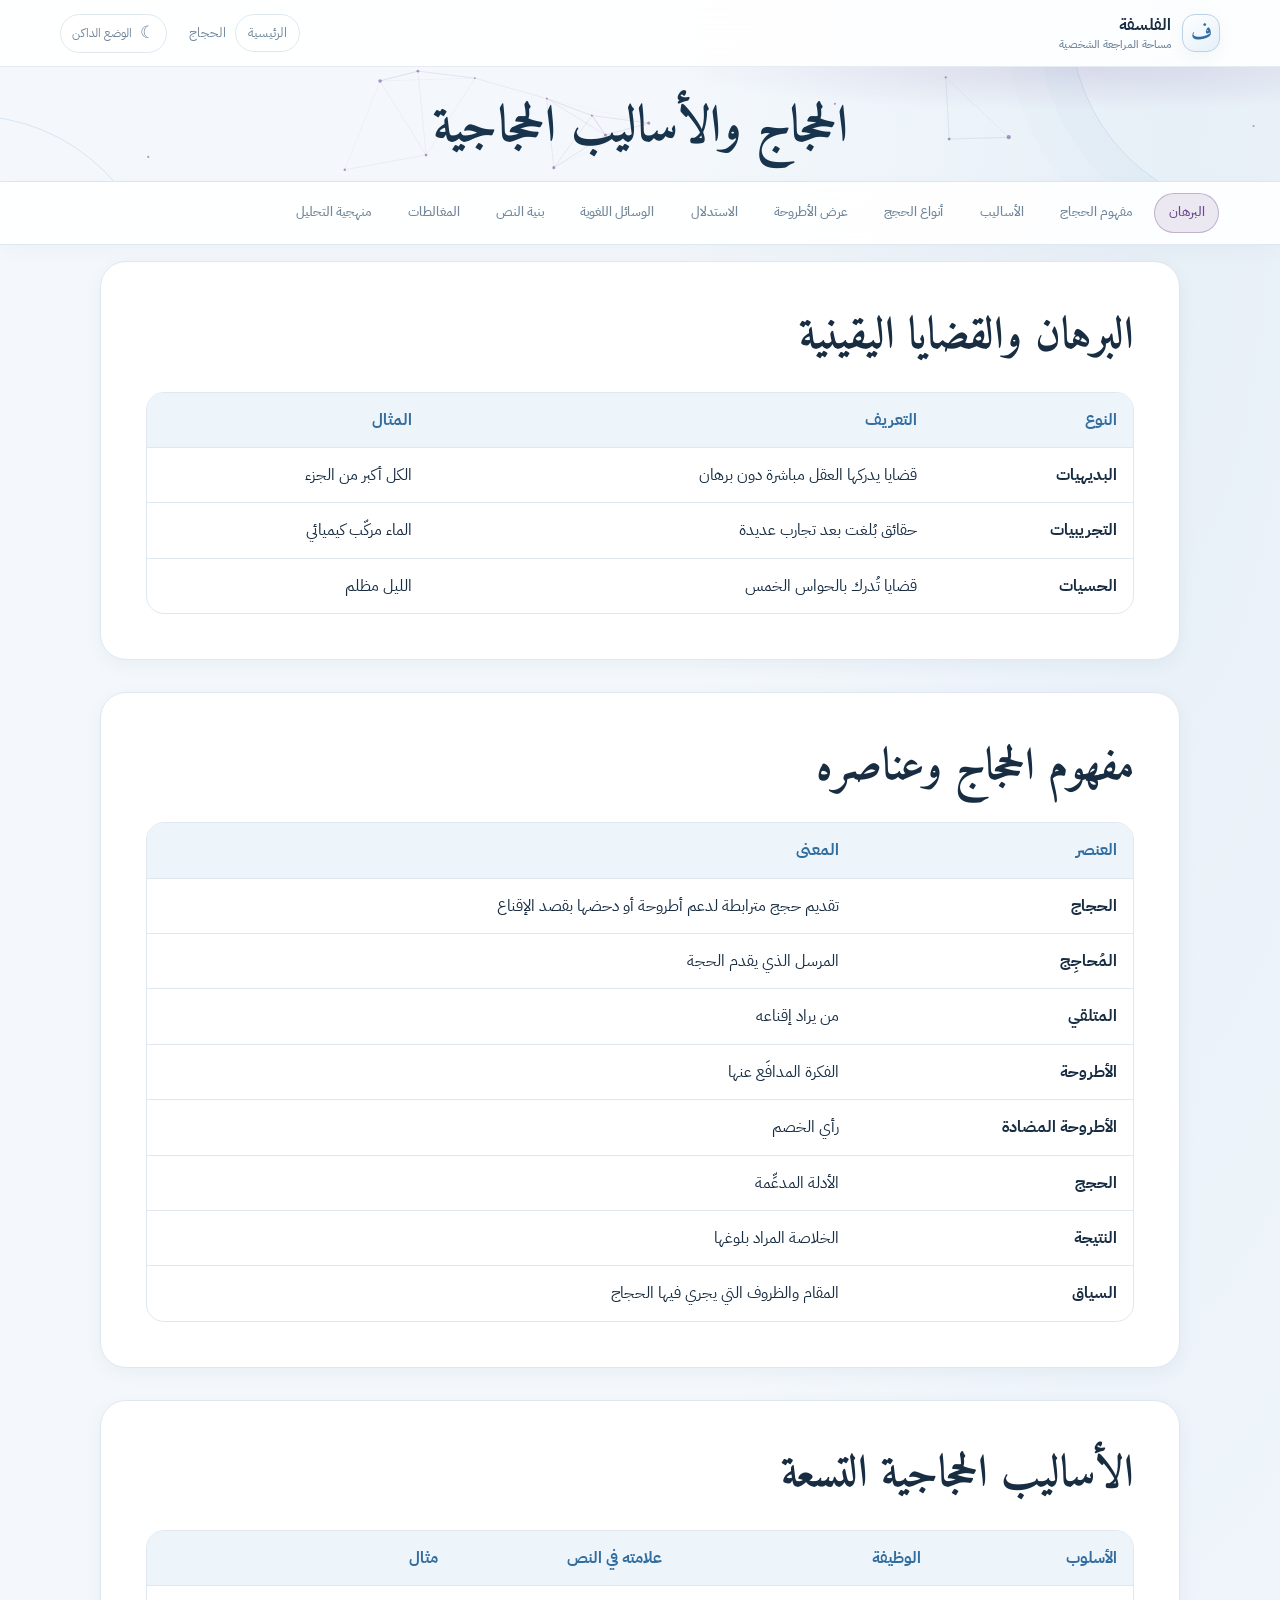
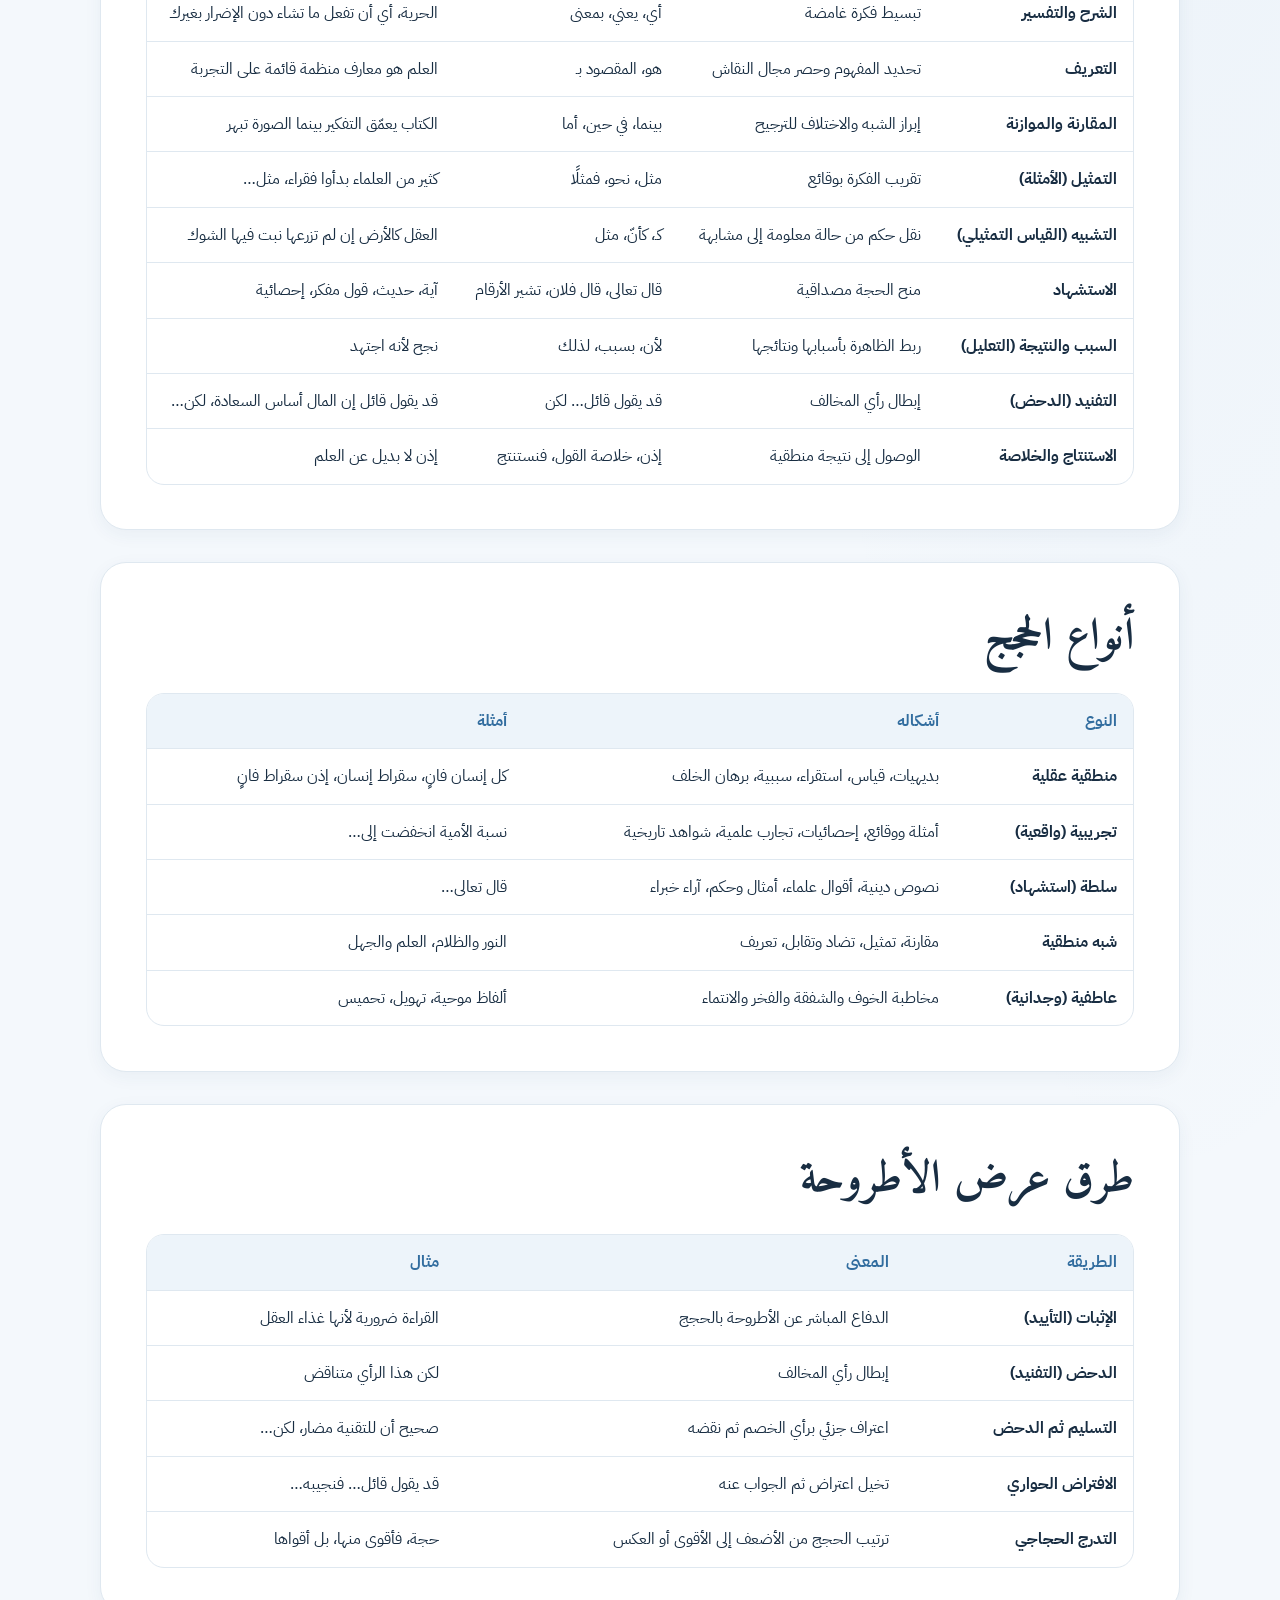
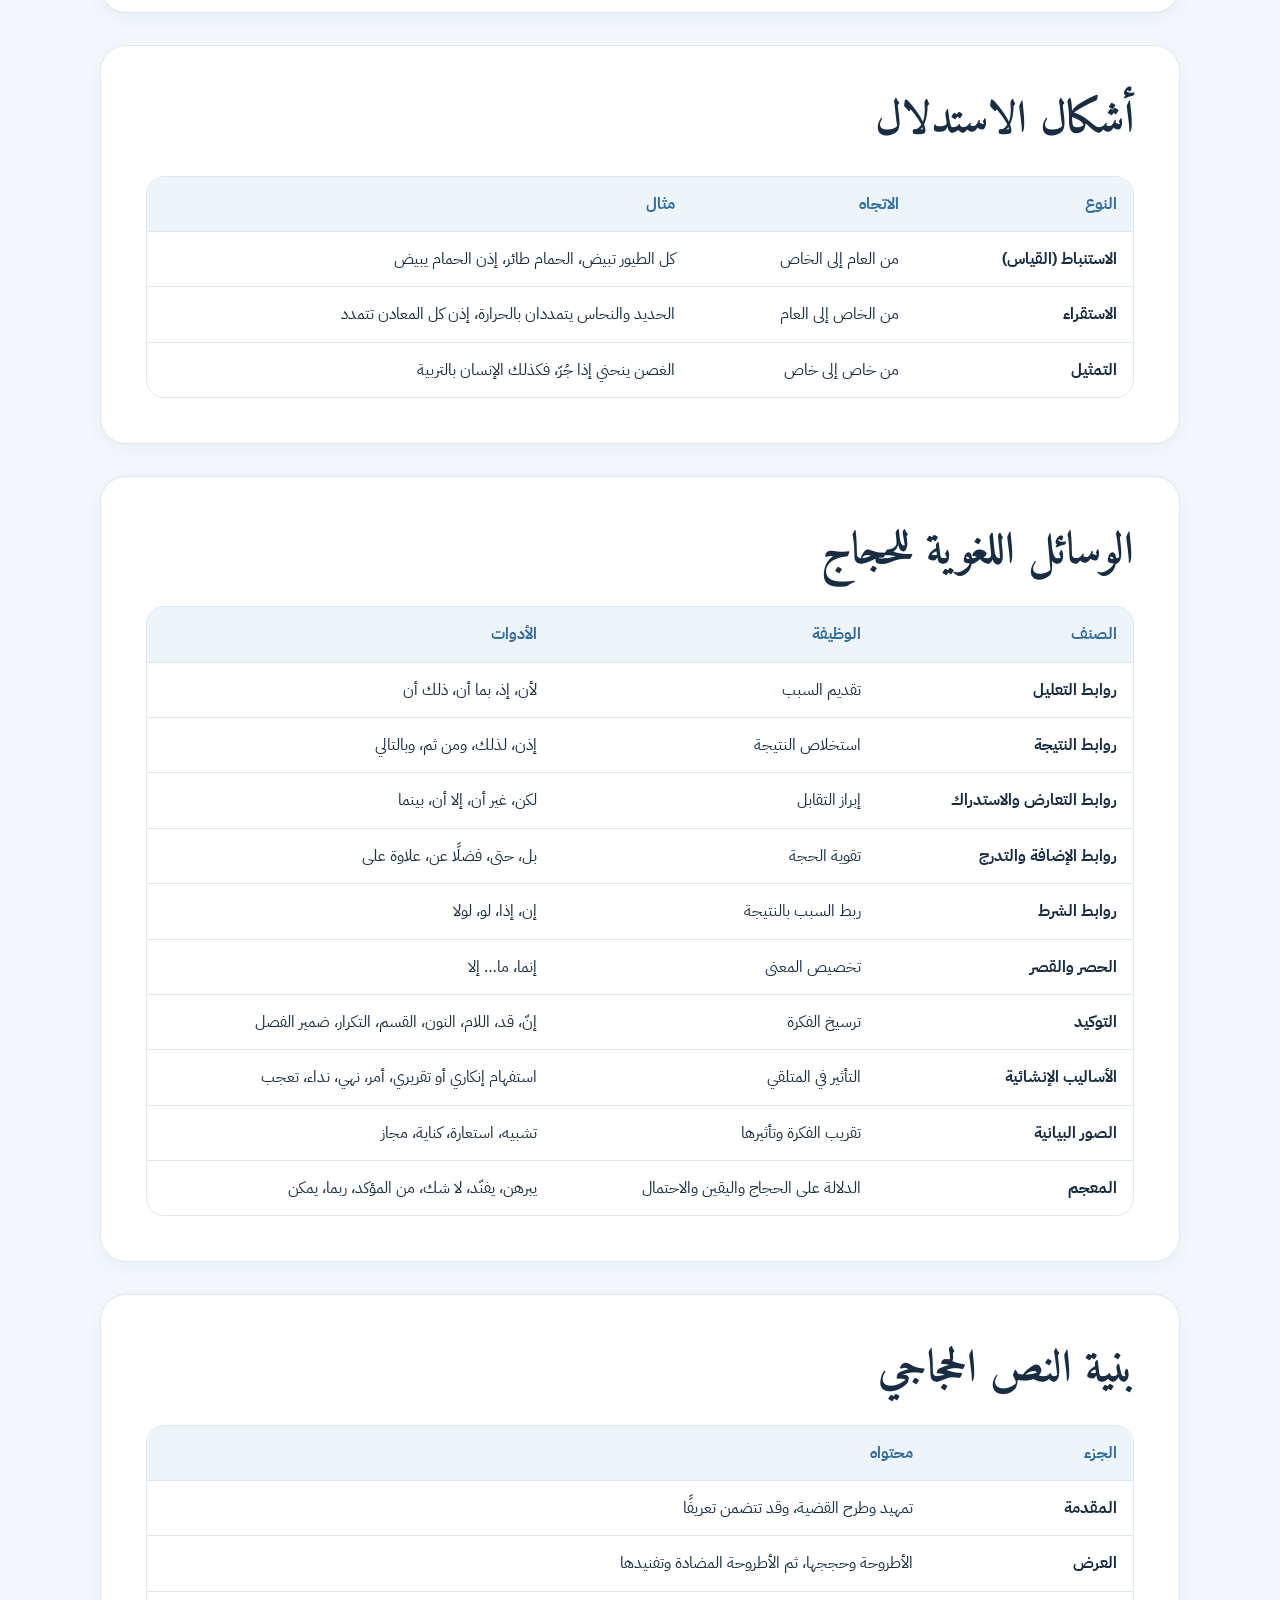
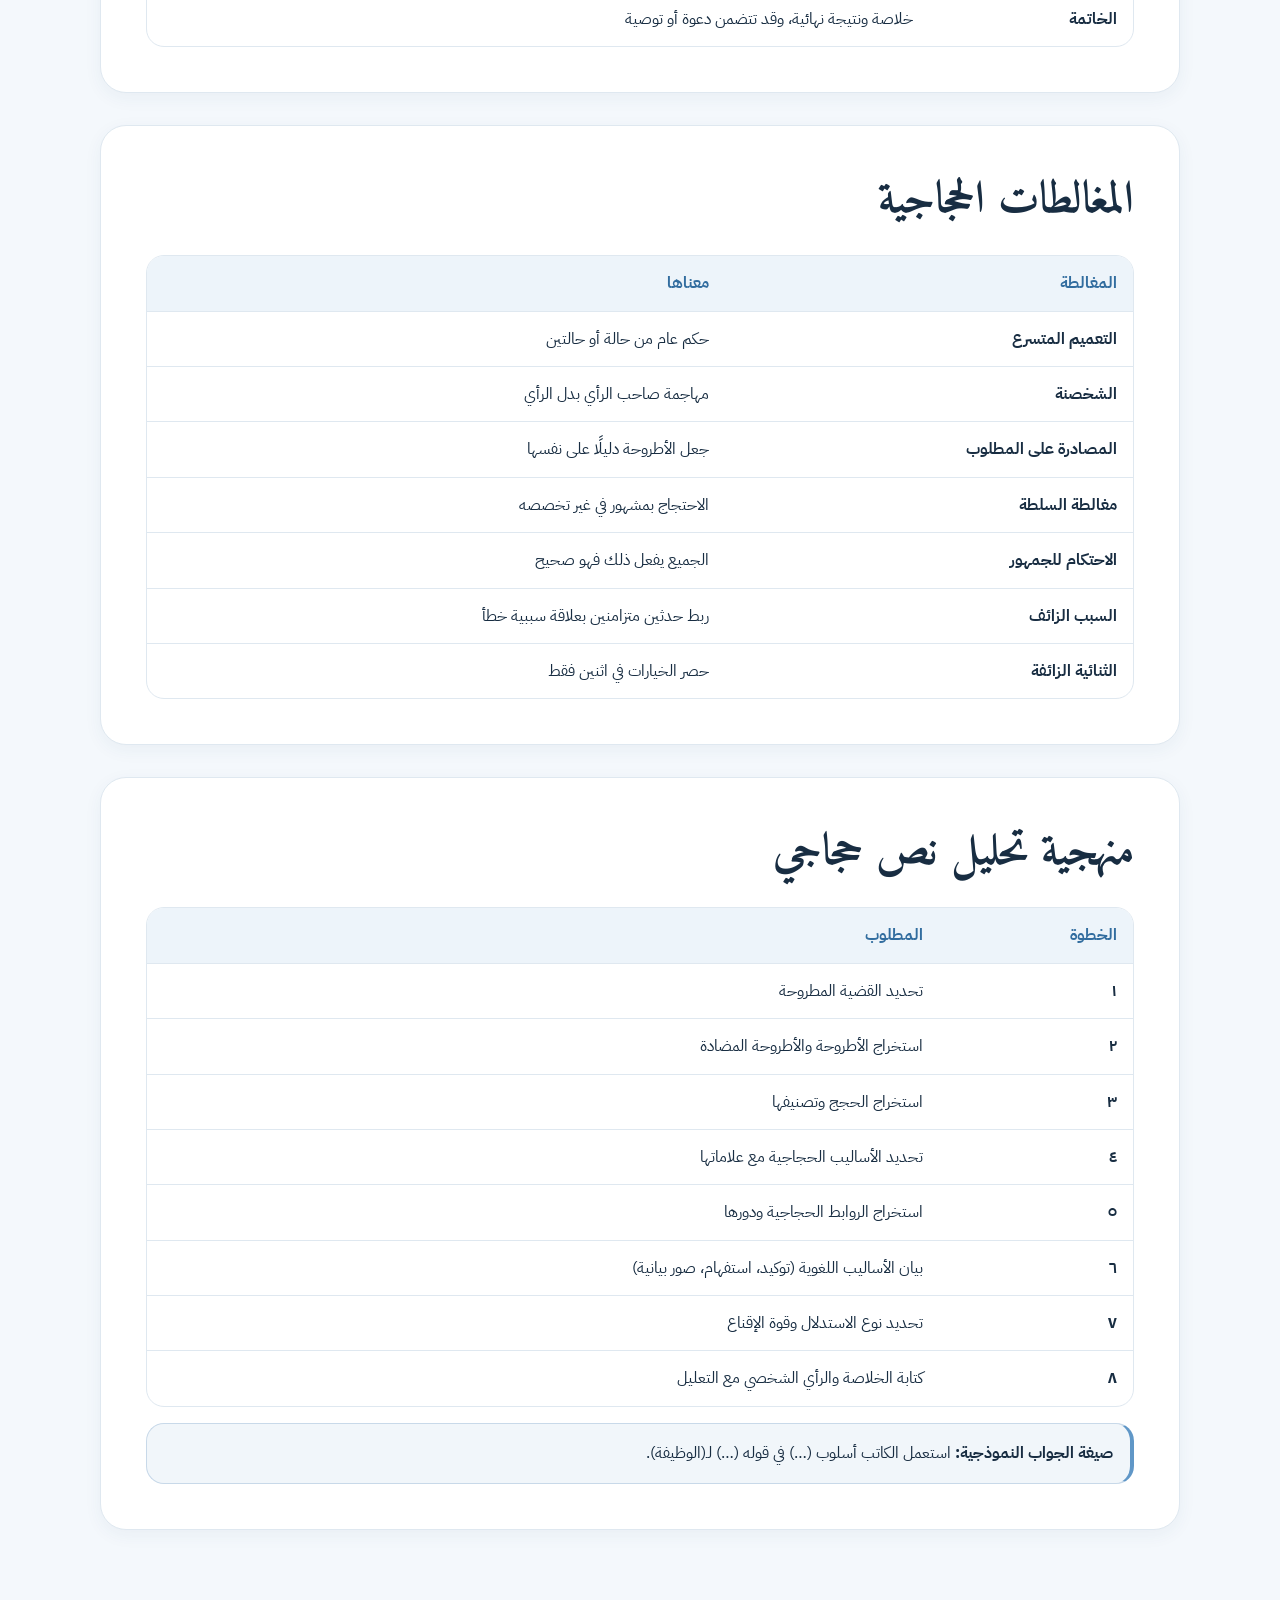
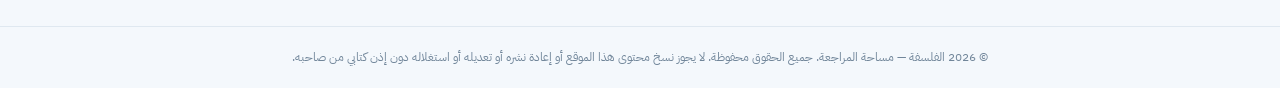
<file: content/argumentation.html>
<!doctype html>
<html lang="ar" dir="rtl" data-origin="PHL-C88920325B7DD9DB">
<head>
<meta charset="utf-8">
<meta name="viewport" content="width=device-width,initial-scale=1">
<script>
(() => {
  try {
    const saved = localStorage.getItem("philo-theme");
    const systemDark = window.matchMedia && window.matchMedia("(prefers-color-scheme: dark)").matches;
    document.documentElement.dataset.theme = saved || (systemDark ? "dark" : "light");
  } catch (_) { document.documentElement.dataset.theme = "light"; }
})();
</script>

<title>الحجاج والأساليب الحجاجية </title>
<meta name="description" content="مرجع لمراجعة الحجاج في الفلسفة: الأساليب الحجاجية، أنواع الحجج، طرق عرض الأطروحة، والمغالطات.">
<link rel="canonical" href="https://abdellahriyaf.github.io/philo/content/argumentation.html">
<meta property="og:type" content="website">
<meta property="og:locale" content="ar_MA">
<meta property="og:title" content="الحجاج والأساليب الحجاجية | الفلسفة">
<meta property="og:description" content="مرجع لمراجعة الحجاج في الفلسفة: الأساليب الحجاجية، أنواع الحجج، طرق عرض الأطروحة، والمغالطات.">
<meta property="og:url" content="https://abdellahriyaf.github.io/philo/content/argumentation.html">
<meta name="twitter:card" content="summary">
<meta name="twitter:title" content="الحجاج والأساليب الحجاجية | الفلسفة">
<meta name="twitter:description" content="مرجع لمراجعة الحجاج في الفلسفة: الأساليب الحجاجية، أنواع الحجج، طرق عرض الأطروحة، والمغالطات.">
<link rel="preconnect" href="https://fonts.googleapis.com"><link href="https://fonts.googleapis.com/css2?family=Amiri:wght@400;700&family=IBM+Plex+Sans+Arabic:wght@400;500;600;700&display=swap" rel="stylesheet">
<link rel="stylesheet" href="../assets/site.css">
<meta name="author" content="الفلسفة — مساحة المراجعة">
<meta name="copyright" content="© 2026 الفلسفة — مساحة المراجعة. All rights reserved.">
<!-- © 2026 الفلسفة — مساحة المراجعة. All rights reserved. Unauthorized copying, republishing or modification is prohibited. Origin ID: PHL-C88920325B7DD9DB -->
<link rel="icon" href="/philo/favicon.ico" sizes="48x48">
<link rel="icon" href="/philo/favicon.svg" type="image/svg+xml">
<link rel="apple-touch-icon" href="/philo/apple-touch-icon.png">
<link rel="manifest" href="/philo/site.webmanifest">
</head>
<body style="--c:#6b4a8f">
<div class="sitebar"><div class="wrap"><a href="../index.html">الرئيسية</a><span>/ الحجاج</span></div></div>
<header class="hero"><div class="wrap"><h1>الحجاج والأساليب الحجاجية</h1><p class="lede"></p></div></header>
<nav class="topnav" aria-label="التنقل داخل الصفحة"><div class="wrap"><ul><li><a href="#s1">البرهان</a></li><li><a href="#s2">مفهوم الحجاج</a></li><li><a href="#s3">الأساليب</a></li><li><a href="#s4">أنواع الحجج</a></li><li><a href="#s5">عرض الأطروحة</a></li><li><a href="#s6">الاستدلال</a></li><li><a href="#s7">الوسائل اللغوية</a></li><li><a href="#s8">بنية النص</a></li><li><a href="#s9">المغالطات</a></li><li><a href="#s10">منهجية التحليل</a></li></ul></div></nav>

<section id="s1" class="block"><div class="wrap">
<h2>البرهان والقضايا اليقينية</h2>
<div class="tblwrap"><table class="tbl">
<thead><tr><th>النوع</th><th>التعريف</th><th>المثال</th></tr></thead><tbody>
<tr><td>البديهيات</td><td>قضايا يدركها العقل مباشرة دون برهان</td><td>الكل أكبر من الجزء</td></tr>
<tr><td>التجريبيات</td><td>حقائق بُلغت بعد تجارب عديدة</td><td>الماء مركّب كيميائي</td></tr>
<tr><td>الحسيات</td><td>قضايا تُدرك بالحواس الخمس</td><td>الليل مظلم</td></tr>
</tbody></table></div>
</div></section>

<section id="s2" class="block"><div class="wrap">
<h2>مفهوم الحجاج وعناصره</h2>
<div class="tblwrap"><table class="tbl">
<thead><tr><th>العنصر</th><th>المعنى</th></tr></thead><tbody>
<tr><td>الحجاج</td><td>تقديم حجج مترابطة لدعم أطروحة أو دحضها بقصد الإقناع</td></tr>
<tr><td>المُحاجِج</td><td>المرسل الذي يقدم الحجة</td></tr>
<tr><td>المتلقي</td><td>من يراد إقناعه</td></tr>
<tr><td>الأطروحة</td><td>الفكرة المدافَع عنها</td></tr>
<tr><td>الأطروحة المضادة</td><td>رأي الخصم</td></tr>
<tr><td>الحجج</td><td>الأدلة المدعِّمة</td></tr>
<tr><td>النتيجة</td><td>الخلاصة المراد بلوغها</td></tr>
<tr><td>السياق</td><td>المقام والظروف التي يجري فيها الحجاج</td></tr>
</tbody></table></div>
</div></section>

<section id="s3" class="block"><div class="wrap">
<h2>الأساليب الحجاجية التسعة</h2>
<div class="tblwrap"><table class="tbl">
<thead><tr><th>الأسلوب</th><th>الوظيفة</th><th>علامته في النص</th><th>مثال</th></tr></thead><tbody>
<tr><td>الشرح والتفسير</td><td>تبسيط فكرة غامضة</td><td>أي، يعني، بمعنى</td><td>الحرية، أي أن تفعل ما تشاء دون الإضرار بغيرك</td></tr>
<tr><td>التعريف</td><td>تحديد المفهوم وحصر مجال النقاش</td><td>هو، المقصود بـ</td><td>العلم هو معارف منظمة قائمة على التجربة</td></tr>
<tr><td>المقارنة والموازنة</td><td>إبراز الشبه والاختلاف للترجيح</td><td>بينما، في حين، أما</td><td>الكتاب يعمّق التفكير بينما الصورة تبهر</td></tr>
<tr><td>التمثيل (الأمثلة)</td><td>تقريب الفكرة بوقائع</td><td>مثل، نحو، فمثلًا</td><td>كثير من العلماء بدأوا فقراء، مثل…</td></tr>
<tr><td>التشبيه (القياس التمثيلي)</td><td>نقل حكم من حالة معلومة إلى مشابهة</td><td>كـ، كأنّ، مثل</td><td>العقل كالأرض إن لم تزرعها نبت فيها الشوك</td></tr>
<tr><td>الاستشهاد</td><td>منح الحجة مصداقية</td><td>قال تعالى، قال فلان، تشير الأرقام</td><td>آية، حديث، قول مفكر، إحصائية</td></tr>
<tr><td>السبب والنتيجة (التعليل)</td><td>ربط الظاهرة بأسبابها ونتائجها</td><td>لأن، بسبب، لذلك</td><td>نجح لأنه اجتهد</td></tr>
<tr><td>التفنيد (الدحض)</td><td>إبطال رأي المخالف</td><td>قد يقول قائل… لكن</td><td>قد يقول قائل إن المال أساس السعادة، لكن…</td></tr>
<tr><td>الاستنتاج والخلاصة</td><td>الوصول إلى نتيجة منطقية</td><td>إذن، خلاصة القول، فنستنتج</td><td>إذن لا بديل عن العلم</td></tr>
</tbody></table></div>
</div></section>

<section id="s4" class="block"><div class="wrap">
<h2>أنواع الحجج</h2>
<div class="tblwrap"><table class="tbl">
<thead><tr><th>النوع</th><th>أشكاله</th><th>أمثلة</th></tr></thead><tbody>
<tr><td>منطقية عقلية</td><td>بديهيات، قياس، استقراء، سببية، برهان الخلف</td><td>كل إنسان فانٍ، سقراط إنسان، إذن سقراط فانٍ</td></tr>
<tr><td>تجريبية (واقعية)</td><td>أمثلة ووقائع، إحصائيات، تجارب علمية، شواهد تاريخية</td><td>نسبة الأمية انخفضت إلى…</td></tr>
<tr><td>سلطة (استشهاد)</td><td>نصوص دينية، أقوال علماء، أمثال وحكم، آراء خبراء</td><td>قال تعالى…</td></tr>
<tr><td>شبه منطقية</td><td>مقارنة، تمثيل، تضاد وتقابل، تعريف</td><td>النور والظلام، العلم والجهل</td></tr>
<tr><td>عاطفية (وجدانية)</td><td>مخاطبة الخوف والشفقة والفخر والانتماء</td><td>ألفاظ موحية، تهويل، تحميس</td></tr>
</tbody></table></div>
</div></section>

<section id="s5" class="block"><div class="wrap">
<h2>طرق عرض الأطروحة</h2>
<div class="tblwrap"><table class="tbl">
<thead><tr><th>الطريقة</th><th>المعنى</th><th>مثال</th></tr></thead><tbody>
<tr><td>الإثبات (التأييد)</td><td>الدفاع المباشر عن الأطروحة بالحجج</td><td>القراءة ضرورية لأنها غذاء العقل</td></tr>
<tr><td>الدحض (التفنيد)</td><td>إبطال رأي المخالف</td><td>لكن هذا الرأي متناقض</td></tr>
<tr><td>التسليم ثم الدحض</td><td>اعتراف جزئي برأي الخصم ثم نقضه</td><td>صحيح أن للتقنية مضار، لكن…</td></tr>
<tr><td>الافتراض الحواري</td><td>تخيل اعتراض ثم الجواب عنه</td><td>قد يقول قائل… فنجيبه…</td></tr>
<tr><td>التدرج الحجاجي</td><td>ترتيب الحجج من الأضعف إلى الأقوى أو العكس</td><td>حجة، فأقوى منها، بل أقواها</td></tr>
</tbody></table></div>
</div></section>

<section id="s6" class="block"><div class="wrap">
<h2>أشكال الاستدلال</h2>
<div class="tblwrap"><table class="tbl">
<thead><tr><th>النوع</th><th>الاتجاه</th><th>مثال</th></tr></thead><tbody>
<tr><td>الاستنباط (القياس)</td><td>من العام إلى الخاص</td><td>كل الطيور تبيض، الحمام طائر، إذن الحمام يبيض</td></tr>
<tr><td>الاستقراء</td><td>من الخاص إلى العام</td><td>الحديد والنحاس يتمددان بالحرارة، إذن كل المعادن تتمدد</td></tr>
<tr><td>التمثيل</td><td>من خاص إلى خاص</td><td>الغصن ينحني إذا جُرّ، فكذلك الإنسان بالتربية</td></tr>
</tbody></table></div>
</div></section>

<section id="s7" class="block"><div class="wrap">
<h2>الوسائل اللغوية للحجاج</h2>
<div class="tblwrap"><table class="tbl">
<thead><tr><th>الصنف</th><th>الوظيفة</th><th>الأدوات</th></tr></thead><tbody>
<tr><td>روابط التعليل</td><td>تقديم السبب</td><td>لأن، إذ، بما أن، ذلك أن</td></tr>
<tr><td>روابط النتيجة</td><td>استخلاص النتيجة</td><td>إذن، لذلك، ومن ثم، وبالتالي</td></tr>
<tr><td>روابط التعارض والاستدراك</td><td>إبراز التقابل</td><td>لكن، غير أن، إلا أن، بينما</td></tr>
<tr><td>روابط الإضافة والتدرج</td><td>تقوية الحجة</td><td>بل، حتى، فضلًا عن، علاوة على</td></tr>
<tr><td>روابط الشرط</td><td>ربط السبب بالنتيجة</td><td>إن، إذا، لو، لولا</td></tr>
<tr><td>الحصر والقصر</td><td>تخصيص المعنى</td><td>إنما، ما… إلا</td></tr>
<tr><td>التوكيد</td><td>ترسيخ الفكرة</td><td>إنّ، قد، اللام، النون، القسم، التكرار، ضمير الفصل</td></tr>
<tr><td>الأساليب الإنشائية</td><td>التأثير في المتلقي</td><td>استفهام إنكاري أو تقريري، أمر، نهي، نداء، تعجب</td></tr>
<tr><td>الصور البيانية</td><td>تقريب الفكرة وتأثيرها</td><td>تشبيه، استعارة، كناية، مجاز</td></tr>
<tr><td>المعجم</td><td>الدلالة على الحجاج واليقين والاحتمال</td><td>يبرهن، يفنّد، لا شك، من المؤكد، ربما، يمكن</td></tr>
</tbody></table></div>
</div></section>

<section id="s8" class="block"><div class="wrap">
<h2>بنية النص الحجاجي</h2>
<div class="tblwrap"><table class="tbl">
<thead><tr><th>الجزء</th><th>محتواه</th></tr></thead><tbody>
<tr><td>المقدمة</td><td>تمهيد وطرح القضية، وقد تتضمن تعريفًا</td></tr>
<tr><td>العرض</td><td>الأطروحة وحججها، ثم الأطروحة المضادة وتفنيدها</td></tr>
<tr><td>الخاتمة</td><td>خلاصة ونتيجة نهائية، وقد تتضمن دعوة أو توصية</td></tr>
</tbody></table></div>
</div></section>

<section id="s9" class="block"><div class="wrap">
<h2>المغالطات الحجاجية</h2>
<div class="tblwrap"><table class="tbl">
<thead><tr><th>المغالطة</th><th>معناها</th></tr></thead><tbody>
<tr><td>التعميم المتسرع</td><td>حكم عام من حالة أو حالتين</td></tr>
<tr><td>الشخصنة</td><td>مهاجمة صاحب الرأي بدل الرأي</td></tr>
<tr><td>المصادرة على المطلوب</td><td>جعل الأطروحة دليلًا على نفسها</td></tr>
<tr><td>مغالطة السلطة</td><td>الاحتجاج بمشهور في غير تخصصه</td></tr>
<tr><td>الاحتكام للجمهور</td><td>الجميع يفعل ذلك فهو صحيح</td></tr>
<tr><td>السبب الزائف</td><td>ربط حدثين متزامنين بعلاقة سببية خطأ</td></tr>
<tr><td>الثنائية الزائفة</td><td>حصر الخيارات في اثنين فقط</td></tr>
</tbody></table></div>
</div></section>

<section id="s10" class="block"><div class="wrap">
<h2>منهجية تحليل نص حجاجي</h2>
<div class="tblwrap"><table class="tbl">
<thead><tr><th>الخطوة</th><th>المطلوب</th></tr></thead><tbody>
<tr><td>١</td><td>تحديد القضية المطروحة</td></tr>
<tr><td>٢</td><td>استخراج الأطروحة والأطروحة المضادة</td></tr>
<tr><td>٣</td><td>استخراج الحجج وتصنيفها</td></tr>
<tr><td>٤</td><td>تحديد الأساليب الحجاجية مع علاماتها</td></tr>
<tr><td>٥</td><td>استخراج الروابط الحجاجية ودورها</td></tr>
<tr><td>٦</td><td>بيان الأساليب اللغوية (توكيد، استفهام، صور بيانية)</td></tr>
<tr><td>٧</td><td>تحديد نوع الاستدلال وقوة الإقناع</td></tr>
<tr><td>٨</td><td>كتابة الخلاصة والرأي الشخصي مع التعليل</td></tr>
</tbody></table></div>
<p class="tip"><strong>صيغة الجواب النموذجية:</strong> استعمل الكاتب أسلوب (…) في قوله (…) لـ(الوظيفة).</p>
</div></section>

<div class="wrap pager"><span></span><span></span></div>
  <script src="../assets/ui.js" defer></script>
<!-- PHL-C88920325B7DD9DB · الفلسفة — مساحة المراجعة · 2026 -->
</body>
</html>
</file>
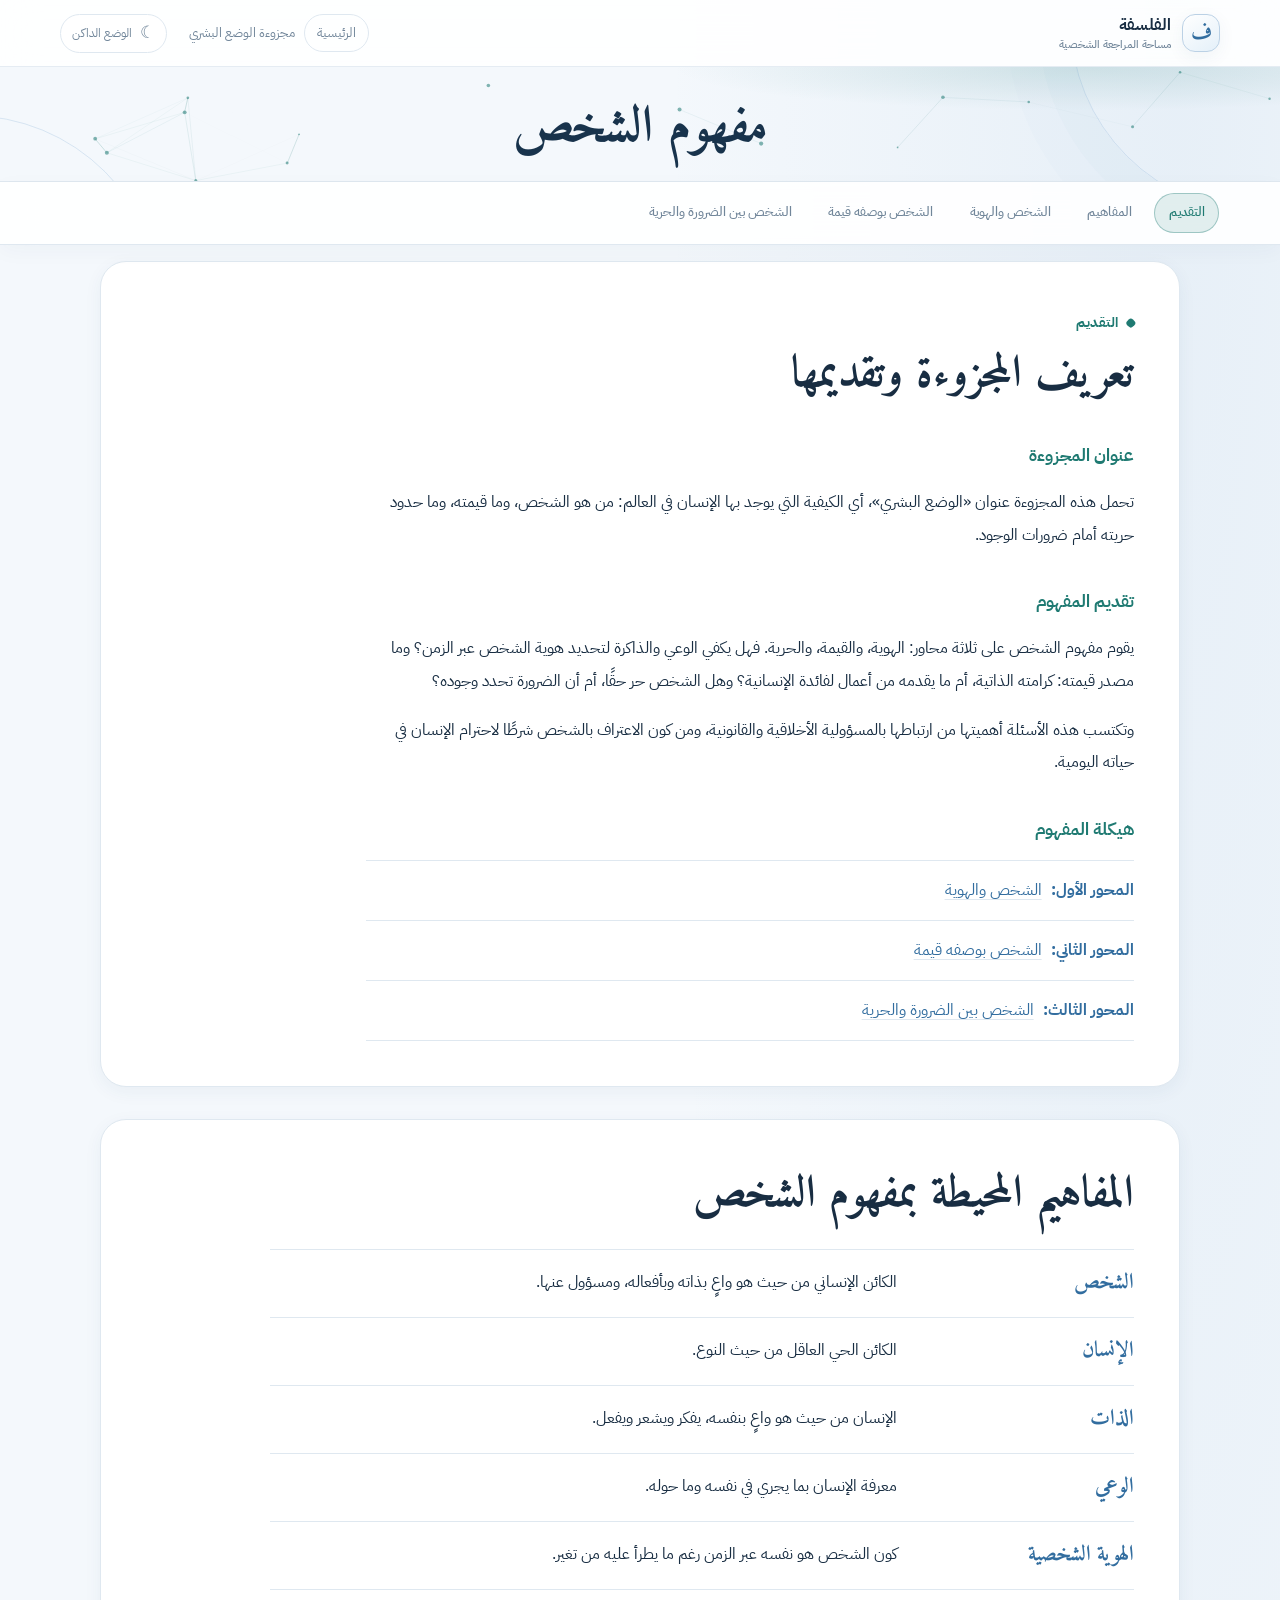
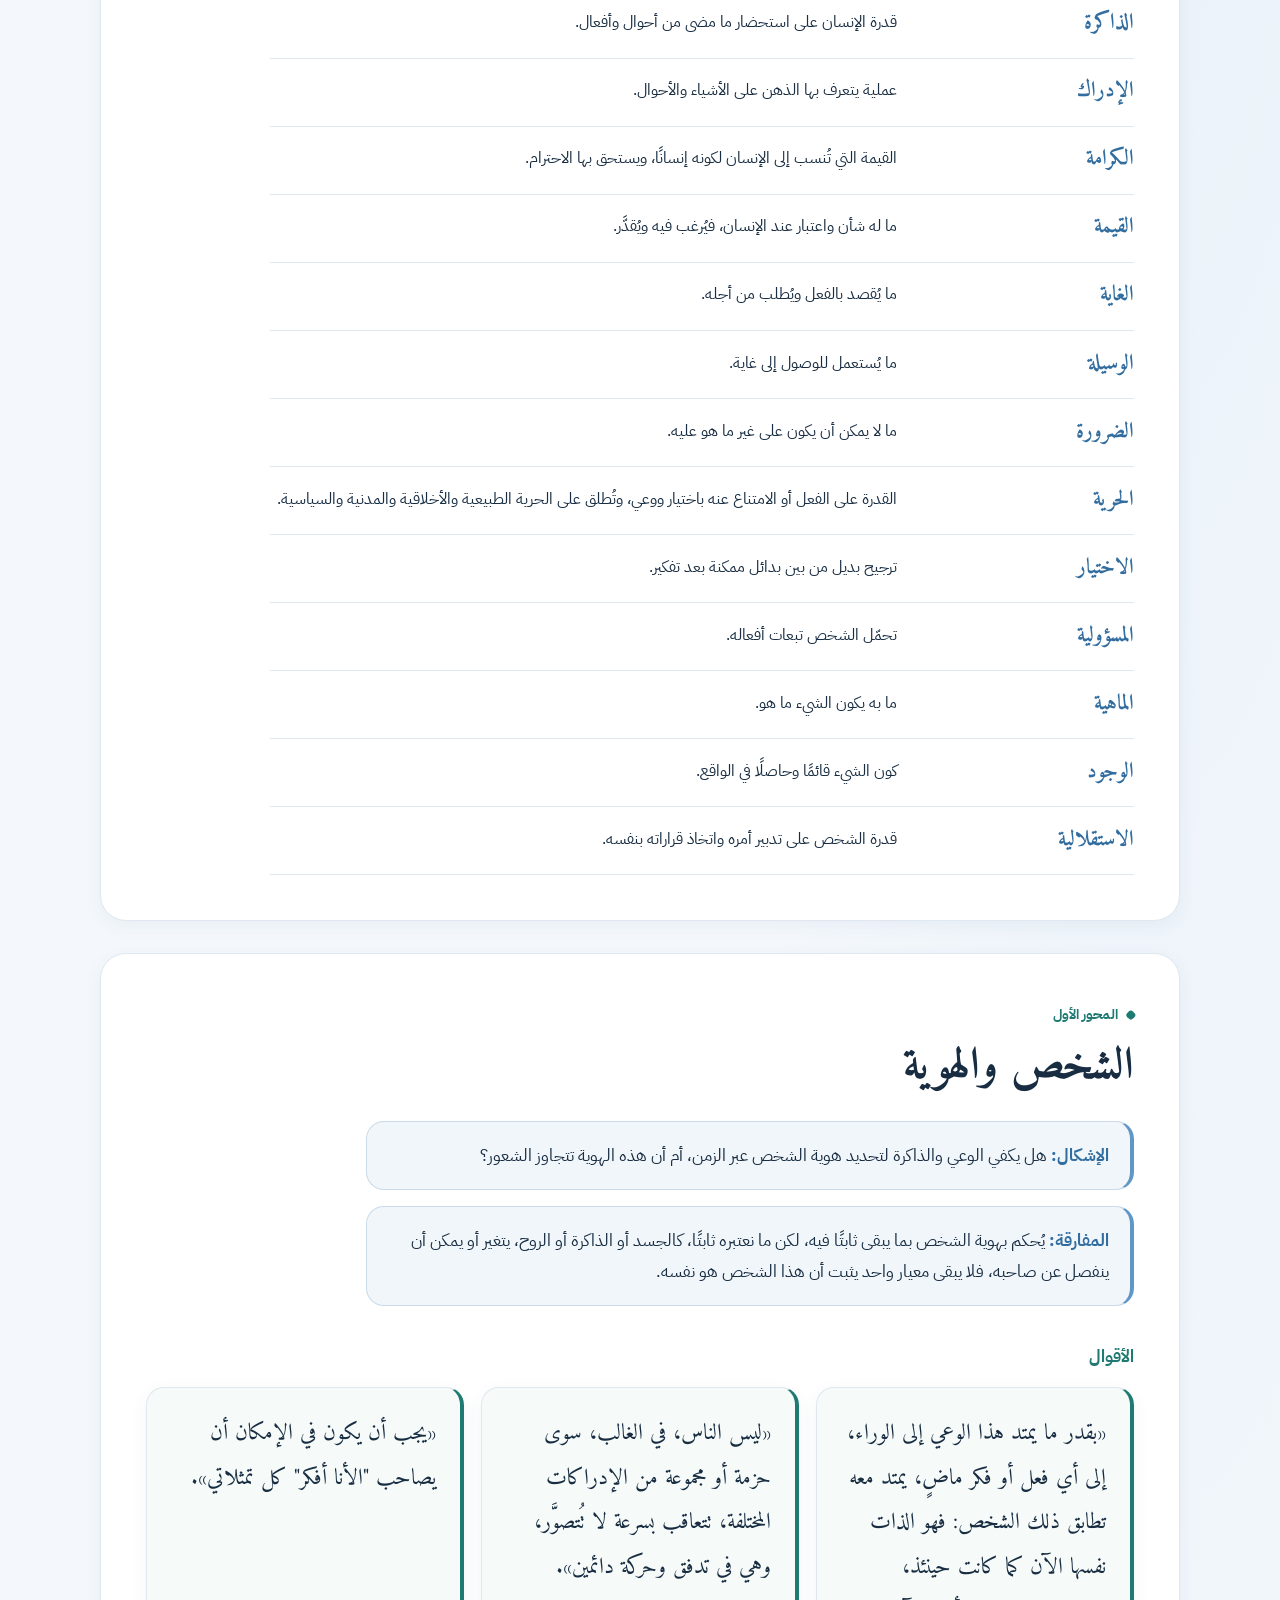
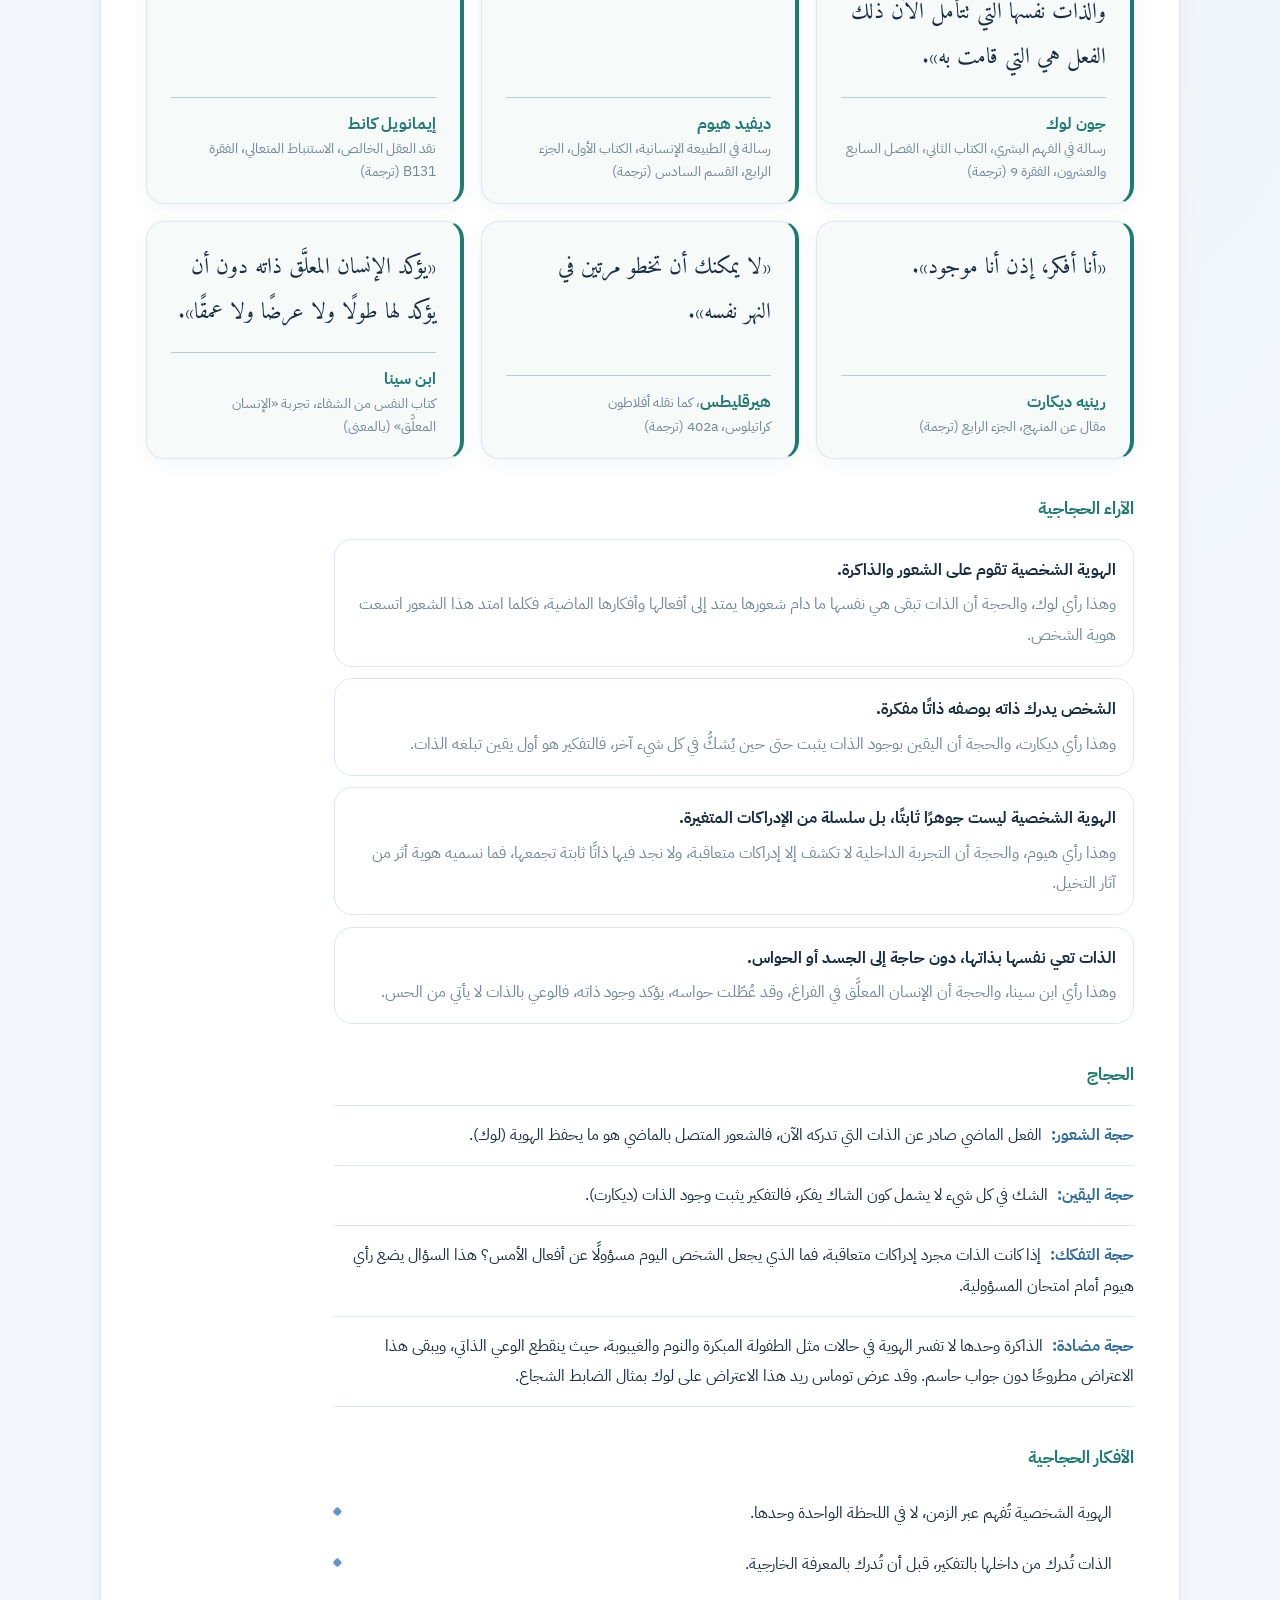
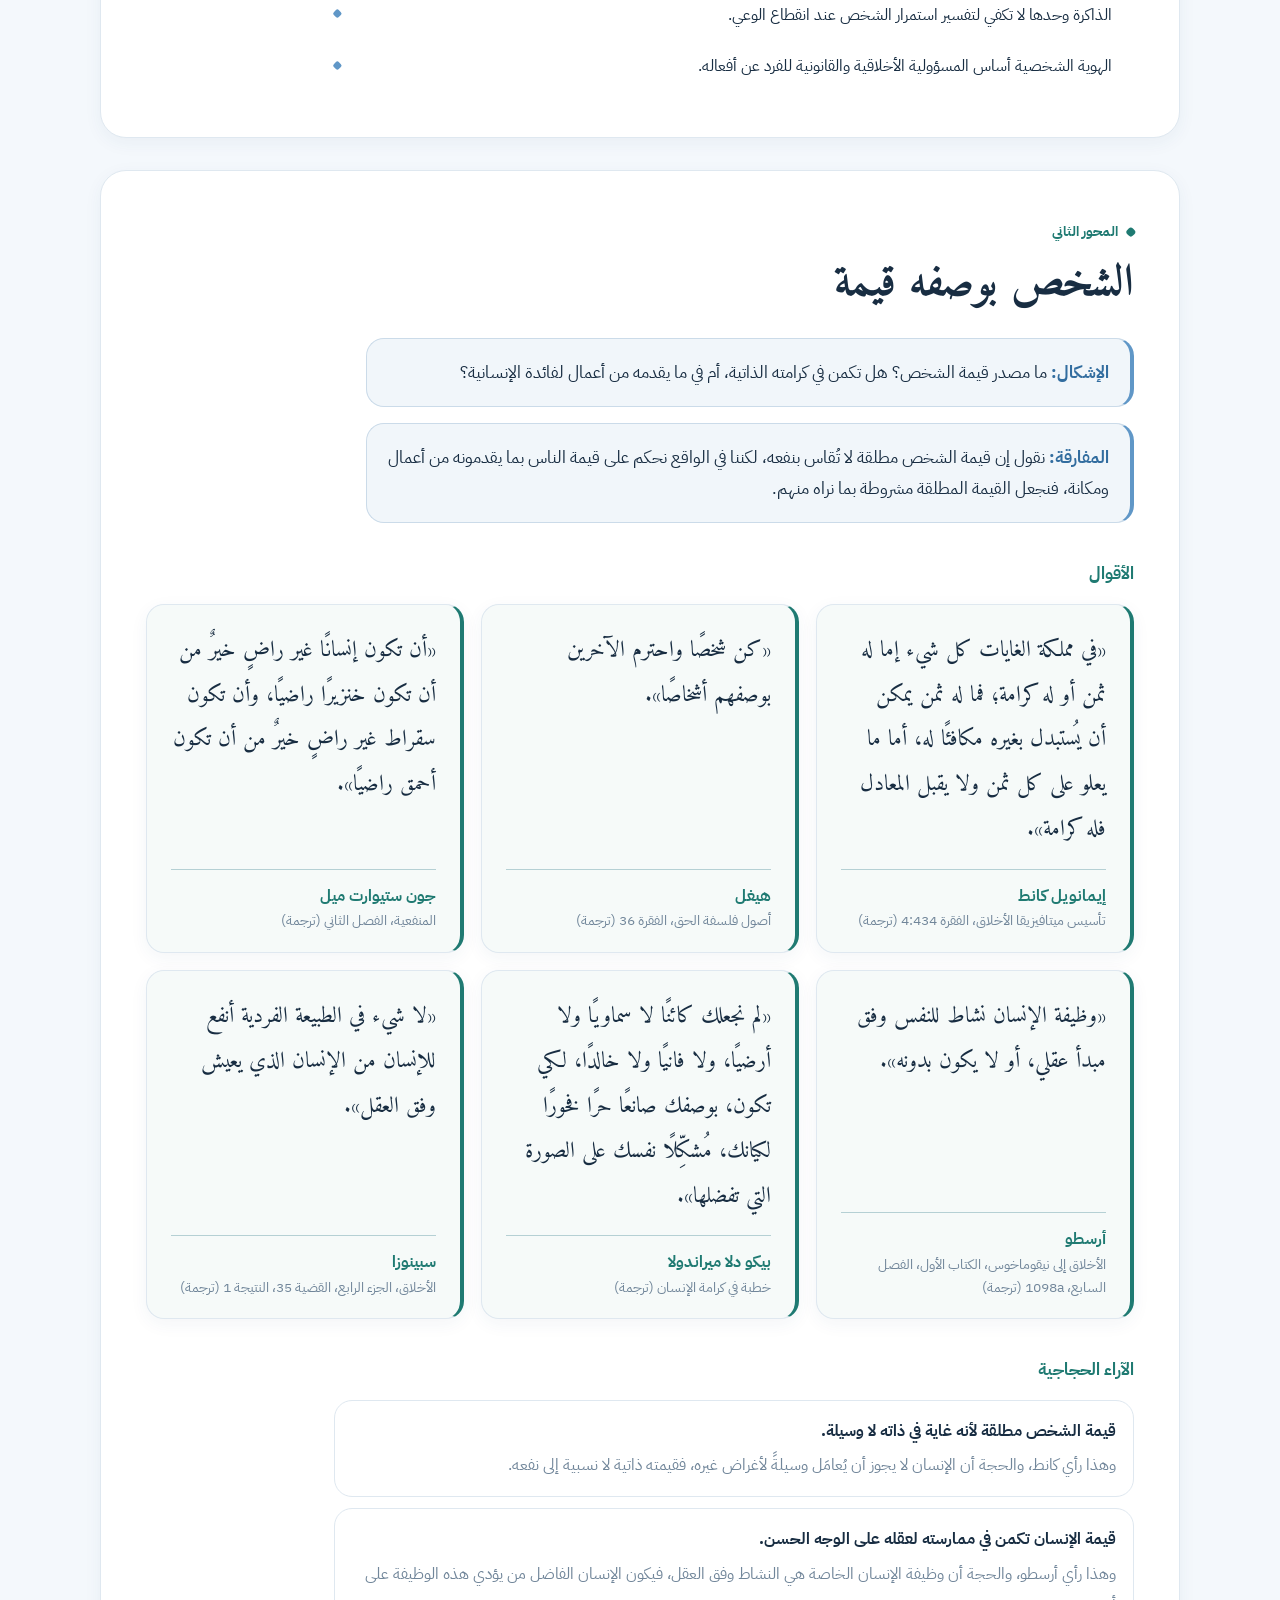
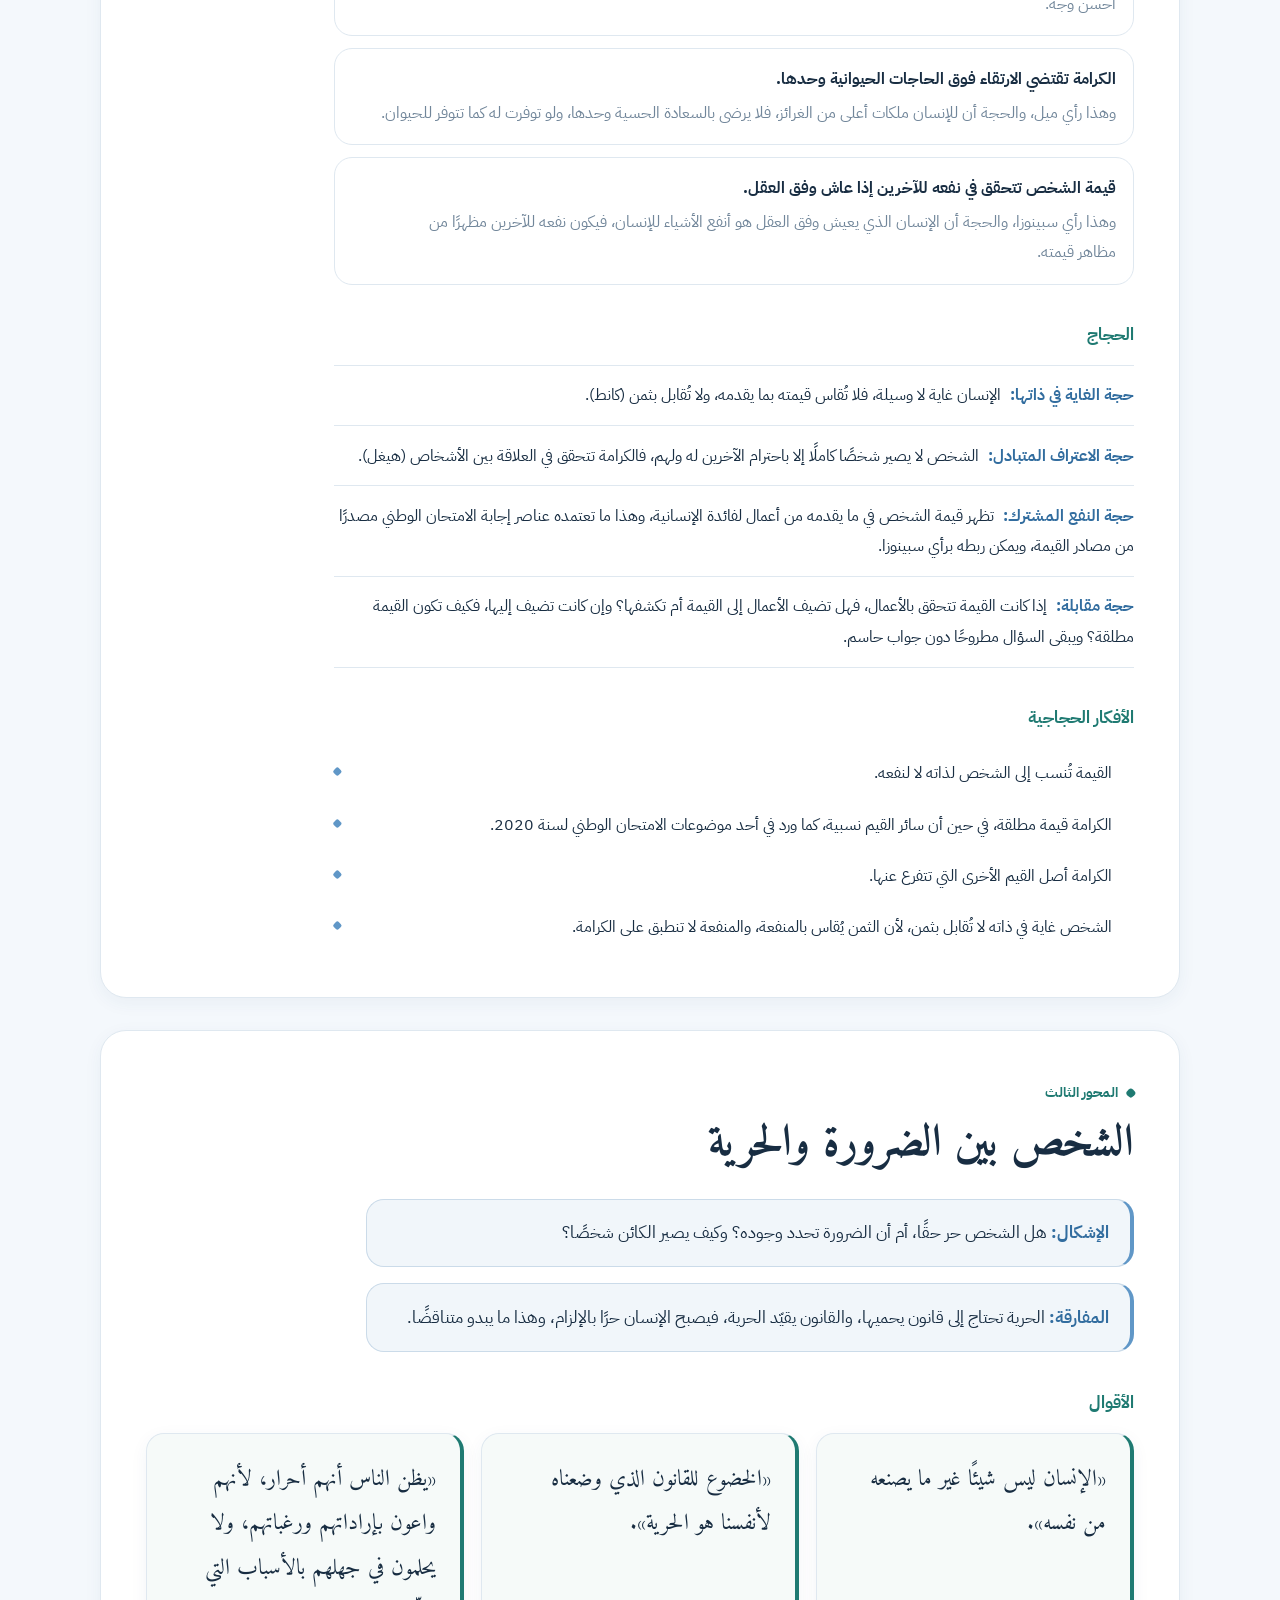
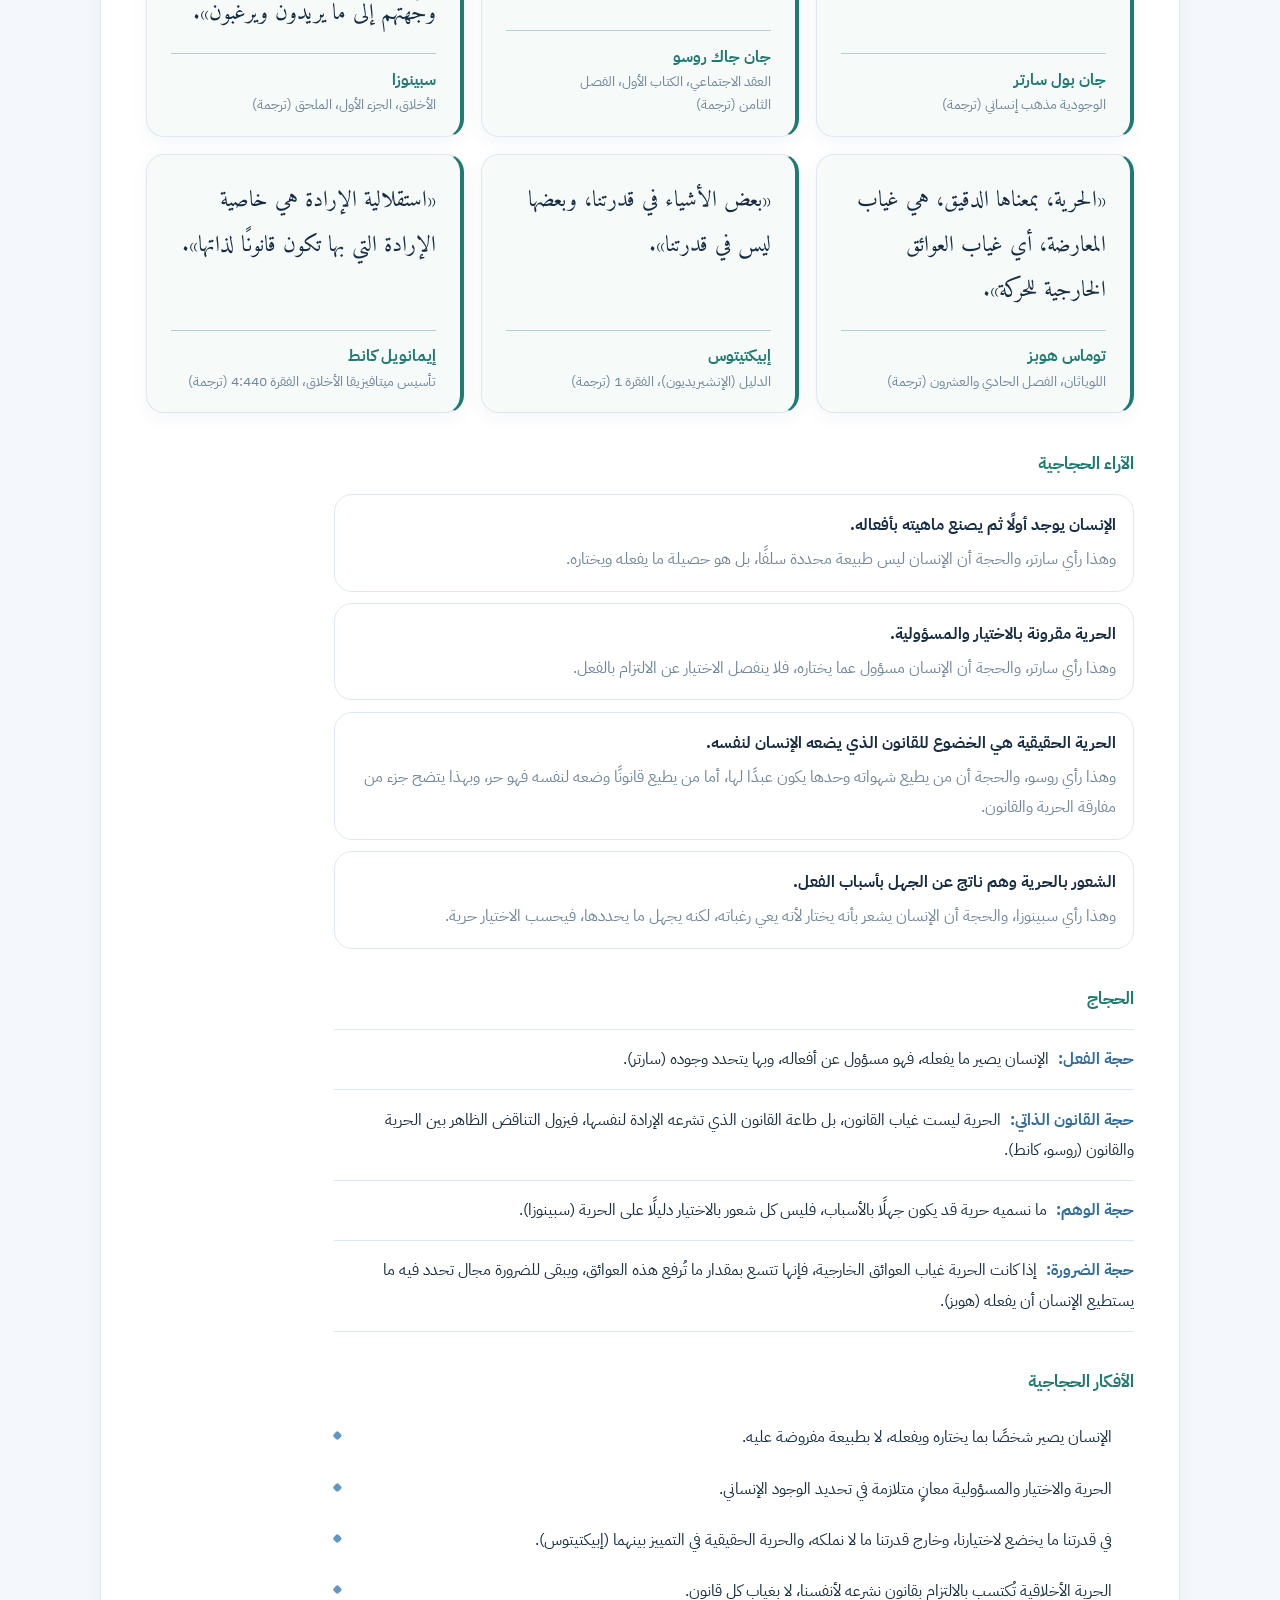
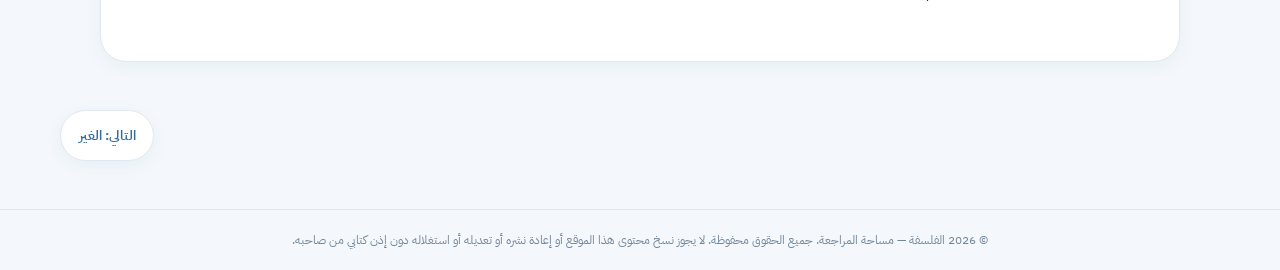
<file: content/u1-s1.html>
<!DOCTYPE html>
<html lang="ar" dir="rtl" data-origin="PHL-C88920325B7DD9DB">
<head>
<meta charset="UTF-8">
<meta name="viewport" content="width=device-width, initial-scale=1">
<script>
(() => {
  try {
    const saved = localStorage.getItem("philo-theme");
    const systemDark = window.matchMedia && window.matchMedia("(prefers-color-scheme: dark)").matches;
    document.documentElement.dataset.theme = saved || (systemDark ? "dark" : "light");
  } catch (_) { document.documentElement.dataset.theme = "light"; }
})();
</script>

<title>مفهوم الشخص | مجزوءة الوضع البشري</title>
<meta name="description" content="درس مفهوم الشخص في مجزوءة الوضع البشري: الهوية، القيمة، والعلاقة بين الشخص والضرورة والحرية.">
<link rel="canonical" href="https://abdellahriyaf.github.io/philo/content/u1-s1.html">
<meta property="og:type" content="website">
<meta property="og:locale" content="ar_MA">
<meta property="og:title" content="مفهوم الشخص | الفلسفة - الوضع البشري">
<meta property="og:description" content="درس مفهوم الشخص في مجزوءة الوضع البشري: الهوية، القيمة، والعلاقة بين الشخص والضرورة والحرية.">
<meta property="og:url" content="https://abdellahriyaf.github.io/philo/content/u1-s1.html">
<meta name="twitter:card" content="summary">
<meta name="twitter:title" content="مفهوم الشخص | الفلسفة - الوضع البشري">
<meta name="twitter:description" content="درس مفهوم الشخص في مجزوءة الوضع البشري: الهوية، القيمة، والعلاقة بين الشخص والضرورة والحرية.">
<link rel="preconnect" href="https://fonts.googleapis.com">
<link href="https://fonts.googleapis.com/css2?family=Amiri:wght@400;700&family=IBM+Plex+Sans+Arabic:wght@400;500;600;700&display=swap" rel="stylesheet">
<link rel="stylesheet" href="../assets/site.css">
<meta name="author" content="الفلسفة — مساحة المراجعة">
<meta name="copyright" content="© 2026 الفلسفة — مساحة المراجعة. All rights reserved.">
<!-- © 2026 الفلسفة — مساحة المراجعة. All rights reserved. Unauthorized copying, republishing or modification is prohibited. Origin ID: PHL-C88920325B7DD9DB -->
<link rel="icon" href="/philo/favicon.ico" sizes="48x48">
<link rel="icon" href="/philo/favicon.svg" type="image/svg+xml">
<link rel="apple-touch-icon" href="/philo/apple-touch-icon.png">
<link rel="manifest" href="/philo/site.webmanifest">
</head>
<body style="--c:#1f7a72">

<div class="sitebar">
  <div class="wrap">
    <a href="../index.html">الرئيسية</a>
    <span>/مجزوءة الوضع البشري </span>
  </div>
</div>

<header class="hero">
  <div class="wrap">
    <h1>مفهوم الشخص</h1>
    <p class="lede">مفهوم الشخص في مجزوءة الوضع البشري، ومحاوره الثلاثة: الشخص والهوية، والشخص بوصفه قيمة، والشخص بين الضرورة والحرية، مع الأقوال والآراء الحجاجية والحجج والأفكار لكل محور.</p>
  </div>
</header>

<nav class="topnav" aria-label="التنقل داخل الصفحة">
  <div class="wrap">
    <ul>
      <li><a href="#intro">التقديم</a></li>
      <li><a href="#concepts">المفاهيم</a></li>
      <li><a href="#axis-1">الشخص والهوية</a></li>
      <li><a href="#axis-2">الشخص بوصفه قيمة</a></li>
      <li><a href="#axis-3">الشخص بين الضرورة والحرية</a></li>
    </ul>
  </div>
</nav>

<main>

<section id="intro" class="block intro-block">
  <div class="wrap">
    <p class="kicker">التقديم</p>
    <h2>تعريف المجزوءة وتقديمها</h2>

    <h3>عنوان المجزوءة</h3>
    <div class="prose">
      <p>تحمل هذه المجزوءة عنوان «الوضع البشري»، أي الكيفية التي يوجد بها الإنسان في العالم: من هو الشخص، وما قيمته، وما حدود حريته أمام ضرورات الوجود.</p>
    </div>

    <h3>تقديم المفهوم</h3>
    <div class="prose">
      <p>يقوم مفهوم الشخص على ثلاثة محاور: الهوية، والقيمة، والحرية. فهل يكفي الوعي والذاكرة لتحديد هوية الشخص عبر الزمن؟ وما مصدر قيمته: كرامته الذاتية، أم ما يقدمه من أعمال لفائدة الإنسانية؟ وهل الشخص حر حقًا، أم أن الضرورة تحدد وجوده؟</p>
      <p>وتكتسب هذه الأسئلة أهميتها من ارتباطها بالمسؤولية الأخلاقية والقانونية، ومن كون الاعتراف بالشخص شرطًا لاحترام الإنسان في حياته اليومية.</p>
    </div>

    <h3>هيكلة المفهوم </h3>
    <div class="prose">
      <ul class="args">
        <li><span class="label">المحور الأول:</span> <a href="#axis-1">الشخص والهوية</a></li>
        <li><span class="label">المحور الثاني:</span> <a href="#axis-2">الشخص بوصفه قيمة</a></li>
        <li><span class="label">المحور الثالث:</span> <a href="#axis-3">الشخص بين الضرورة والحرية</a></li>
      </ul>
    </div>
  </div>
</section>

<section id="concepts" class="block concepts-block">
  <div class="wrap">
    <h2>المفاهيم المحيطة بمفهوم الشخص</h2>
    <dl class="concepts">
      <div class="concept"><dt>الشخص</dt><dd>الكائن الإنساني من حيث هو واعٍ بذاته وبأفعاله، ومسؤول عنها.</dd></div>
      <div class="concept"><dt>الإنسان</dt><dd>الكائن الحي العاقل من حيث النوع.</dd></div>
      <div class="concept"><dt>الذات</dt><dd>الإنسان من حيث هو واعٍ بنفسه، يفكر ويشعر ويفعل.</dd></div>
      <div class="concept"><dt>الوعي</dt><dd>معرفة الإنسان بما يجري في نفسه وما حوله.</dd></div>
      <div class="concept"><dt>الهوية الشخصية</dt><dd>كون الشخص هو نفسه عبر الزمن رغم ما يطرأ عليه من تغير.</dd></div>
      <div class="concept"><dt>الذاكرة</dt><dd>قدرة الإنسان على استحضار ما مضى من أحوال وأفعال.</dd></div>
      <div class="concept"><dt>الإدراك</dt><dd>عملية يتعرف بها الذهن على الأشياء والأحوال.</dd></div>
      <div class="concept"><dt>الكرامة</dt><dd>القيمة التي تُنسب إلى الإنسان لكونه إنسانًا، ويستحق بها الاحترام.</dd></div>
      <div class="concept"><dt>القيمة</dt><dd>ما له شأن واعتبار عند الإنسان، فيُرغب فيه ويُقدَّر.</dd></div>
      <div class="concept"><dt>الغاية</dt><dd>ما يُقصد بالفعل ويُطلب من أجله.</dd></div>
      <div class="concept"><dt>الوسيلة</dt><dd>ما يُستعمل للوصول إلى غاية.</dd></div>
      <div class="concept"><dt>الضرورة</dt><dd>ما لا يمكن أن يكون على غير ما هو عليه.</dd></div>
      <div class="concept"><dt>الحرية</dt><dd>القدرة على الفعل أو الامتناع عنه باختيار ووعي، وتُطلق على الحرية الطبيعية والأخلاقية والمدنية والسياسية.</dd></div>
      <div class="concept"><dt>الاختيار</dt><dd>ترجيح بديل من بين بدائل ممكنة بعد تفكير.</dd></div>
      <div class="concept"><dt>المسؤولية</dt><dd>تحمّل الشخص تبعات أفعاله.</dd></div>
      <div class="concept"><dt>الماهية</dt><dd>ما به يكون الشيء ما هو.</dd></div>
      <div class="concept"><dt>الوجود</dt><dd>كون الشيء قائمًا وحاصلًا في الواقع.</dd></div>
      <div class="concept"><dt>الاستقلالية</dt><dd>قدرة الشخص على تدبير أمره واتخاذ قراراته بنفسه.</dd></div>
    </dl>
  </div>
</section>

<section id="axis-1" class="block axis-1">
  <div class="wrap">
    <p class="kicker">المحور الأول</p>
    <h2>الشخص والهوية</h2>

    <div class="problem">
      <p><strong>الإشكال:</strong> هل يكفي الوعي والذاكرة لتحديد هوية الشخص عبر الزمن، أم أن هذه الهوية تتجاوز الشعور؟</p>
    </div>

    <div class="problem paradox"><p><strong>المفارقة:</strong> يُحكم بهوية الشخص بما يبقى ثابتًا فيه، لكن ما نعتبره ثابتًا، كالجسد أو الذاكرة أو الروح، يتغير أو يمكن أن ينفصل عن صاحبه، فلا يبقى معيار واحد يثبت أن هذا الشخص هو نفسه.</p></div>

    <h3>الأقوال</h3>
    <ol class="quotes">
      <li>
        <p class="qtext">«بقدر ما يمتد هذا الوعي إلى الوراء، إلى أي فعل أو فكر ماضٍ، يمتد معه تطابق ذلك الشخص: فهو الذات نفسها الآن كما كانت حينئذ، والذات نفسها التي تتأمل الآن ذلك الفعل هي التي قامت به».</p>
        <p class="qsrc"><b>جون لوك</b><br>رسالة في الفهم البشري، الكتاب الثاني، الفصل السابع والعشرون، الفقرة 9 (ترجمة)</p>
      </li>
      <li>
        <p class="qtext">«ليس الناس، في الغالب، سوى حزمة أو مجموعة من الإدراكات المختلفة، تتعاقب بسرعة لا تُتصوَّر، وهي في تدفق وحركة دائمين».</p>
        <p class="qsrc"><b>ديفيد هيوم</b><br>رسالة في الطبيعة الإنسانية، الكتاب الأول، الجزء الرابع، القسم السادس (ترجمة)</p>
      </li>
      <li>
        <p class="qtext">«يجب أن يكون في الإمكان أن يصاحب "الأنا أفكر" كل تمثلاتي».</p>
        <p class="qsrc"><b>إيمانويل كانط</b><br>نقد العقل الخالص، الاستنباط المتعالي، الفقرة B131 (ترجمة)</p>
      </li>
      <li>
        <p class="qtext">«أنا أفكر، إذن أنا موجود».</p>
        <p class="qsrc"><b>رينيه ديكارت</b><br>مقال عن المنهج، الجزء الرابع (ترجمة)</p>
      </li>
      <li>
        <p class="qtext">«لا يمكنك أن تخطو مرتين في النهر نفسه».</p>
        <p class="qsrc"><b>هيرقليطس</b>، كما نقله أفلاطون<br>كراتيلوس، 402a (ترجمة)</p>
      </li>
      <li>
        <p class="qtext">«يؤكد الإنسان المعلَّق ذاته دون أن يؤكد لها طولًا ولا عرضًا ولا عمقًا».</p>
        <p class="qsrc"><b>ابن سينا</b><br>كتاب النفس من الشفاء، تجربة «الإنسان المعلَّق» (بالمعنى)</p>
      </li>
    </ol>

    <h3>الآراء الحجاجية</h3>
    <ul class="theses">
      <li>
        <strong>الهوية الشخصية تقوم على الشعور والذاكرة.</strong>
        <p>وهذا رأي لوك، والحجة أن الذات تبقى هي نفسها ما دام شعورها يمتد إلى أفعالها وأفكارها الماضية، فكلما امتد هذا الشعور اتسعت هوية الشخص.</p>
      </li>
      <li>
        <strong>الشخص يدرك ذاته بوصفه ذاتًا مفكرة.</strong>
        <p>وهذا رأي ديكارت، والحجة أن اليقين بوجود الذات يثبت حتى حين يُشكُّ في كل شيء آخر، فالتفكير هو أول يقين تبلغه الذات.</p>
      </li>
      <li>
        <strong>الهوية الشخصية ليست جوهرًا ثابتًا، بل سلسلة من الإدراكات المتغيرة.</strong>
        <p>وهذا رأي هيوم، والحجة أن التجربة الداخلية لا تكشف إلا إدراكات متعاقبة، ولا نجد فيها ذاتًا ثابتة تجمعها، فما نسميه هوية أثر من آثار التخيل.</p>
      </li>
      <li>
        <strong>الذات تعي نفسها بذاتها، دون حاجة إلى الجسد أو الحواس.</strong>
        <p>وهذا رأي ابن سينا، والحجة أن الإنسان المعلَّق في الفراغ، وقد عُطّلت حواسه، يؤكد وجود ذاته، فالوعي بالذات لا يأتي من الحس.</p>
      </li>
    </ul>

    <h3>الحجاج</h3>
    <ul class="args">
      <li><span class="label">حجة الشعور:</span> الفعل الماضي صادر عن الذات التي تدركه الآن، فالشعور المتصل بالماضي هو ما يحفظ الهوية (لوك).</li>
      <li><span class="label">حجة اليقين:</span> الشك في كل شيء لا يشمل كون الشاك يفكر، فالتفكير يثبت وجود الذات (ديكارت).</li>
      <li><span class="label">حجة التفكك:</span> إذا كانت الذات مجرد إدراكات متعاقبة، فما الذي يجعل الشخص اليوم مسؤولًا عن أفعال الأمس؟ هذا السؤال يضع رأي هيوم أمام امتحان المسؤولية.</li>
      <li><span class="label">حجة مضادة:</span> الذاكرة وحدها لا تفسر الهوية في حالات مثل الطفولة المبكرة والنوم والغيبوبة، حيث ينقطع الوعي الذاتي، ويبقى هذا الاعتراض مطروحًا دون جواب حاسم. وقد عرض توماس ريد هذا الاعتراض على لوك بمثال الضابط الشجاع.</li>
    </ul>

    <h3>الأفكار الحجاجية</h3>
    <ul class="ideas">
      <li>الهوية الشخصية تُفهم عبر الزمن، لا في اللحظة الواحدة وحدها.</li>
      <li>الذات تُدرك من داخلها بالتفكير، قبل أن تُدرك بالمعرفة الخارجية.</li>
      <li>الذاكرة وحدها لا تكفي لتفسير استمرار الشخص عند انقطاع الوعي.</li>
      <li>الهوية الشخصية أساس المسؤولية الأخلاقية والقانونية للفرد عن أفعاله.</li>
    </ul>
  </div>
</section>

<section id="axis-2" class="block axis-2">
  <div class="wrap">
    <p class="kicker">المحور الثاني</p>
    <h2>الشخص بوصفه قيمة</h2>

    <div class="problem">
      <p><strong>الإشكال:</strong> ما مصدر قيمة الشخص؟ هل تكمن في كرامته الذاتية، أم في ما يقدمه من أعمال لفائدة الإنسانية؟</p>
    </div>

    <div class="problem paradox"><p><strong>المفارقة:</strong> نقول إن قيمة الشخص مطلقة لا تُقاس بنفعه، لكننا في الواقع نحكم على قيمة الناس بما يقدمونه من أعمال ومكانة، فنجعل القيمة المطلقة مشروطة بما نراه منهم.</p></div>

    <h3>الأقوال</h3>
    <ol class="quotes">
      <li>
        <p class="qtext">«في مملكة الغايات كل شيء إما له ثمن أو له كرامة؛ فما له ثمن يمكن أن يُستبدل بغيره مكافئًا له، أما ما يعلو على كل ثمن ولا يقبل المعادل فله كرامة».</p>
        <p class="qsrc"><b>إيمانويل كانط</b><br>تأسيس ميتافيزيقا الأخلاق، الفقرة 4:434 (ترجمة)</p>
      </li>
      <li>
        <p class="qtext">«كن شخصًا واحترم الآخرين بوصفهم أشخاصًا».</p>
        <p class="qsrc"><b>هيغل</b><br>أصول فلسفة الحق، الفقرة 36 (ترجمة)</p>
      </li>
      <li>
        <p class="qtext">«أن تكون إنسانًا غير راضٍ خيرٌ من أن تكون خنزيرًا راضيًا، وأن تكون سقراط غير راضٍ خيرٌ من أن تكون أحمق راضيًا».</p>
        <p class="qsrc"><b>جون ستيوارت ميل</b><br>المنفعية، الفصل الثاني (ترجمة)</p>
      </li>
      <li>
        <p class="qtext">«وظيفة الإنسان نشاط للنفس وفق مبدأ عقلي، أو لا يكون بدونه».</p>
        <p class="qsrc"><b>أرسطو</b><br>الأخلاق إلى نيقوماخوس، الكتاب الأول، الفصل السابع، 1098a (ترجمة)</p>
      </li>
      <li>
        <p class="qtext">«لم نجعلك كائنًا لا سماويًا ولا أرضيًا، ولا فانيًا ولا خالدًا، لكي تكون، بوصفك صانعًا حرًا فخورًا لكيانك، مُشكِّلًا نفسك على الصورة التي تفضلها».</p>
        <p class="qsrc"><b>بيكو دلا ميراندولا</b><br>خطبة في كرامة الإنسان (ترجمة)</p>
      </li>
      <li>
        <p class="qtext">«لا شيء في الطبيعة الفردية أنفع للإنسان من الإنسان الذي يعيش وفق العقل».</p>
        <p class="qsrc"><b>سبينوزا</b><br>الأخلاق، الجزء الرابع، القضية 35، النتيجة 1 (ترجمة)</p>
      </li>
    </ol>

    <h3>الآراء الحجاجية</h3>
    <ul class="theses">
      <li>
        <strong>قيمة الشخص مطلقة لأنه غاية في ذاته لا وسيلة.</strong>
        <p>وهذا رأي كانط، والحجة أن الإنسان لا يجوز أن يُعامَل وسيلةً لأغراض غيره، فقيمته ذاتية لا نسبية إلى نفعه.</p>
      </li>
      <li>
        <strong>قيمة الإنسان تكمن في ممارسته لعقله على الوجه الحسن.</strong>
        <p>وهذا رأي أرسطو، والحجة أن وظيفة الإنسان الخاصة هي النشاط وفق العقل، فيكون الإنسان الفاضل من يؤدي هذه الوظيفة على أحسن وجه.</p>
      </li>
      <li>
        <strong>الكرامة تقتضي الارتقاء فوق الحاجات الحيوانية وحدها.</strong>
        <p>وهذا رأي ميل، والحجة أن للإنسان ملكات أعلى من الغرائز، فلا يرضى بالسعادة الحسية وحدها، ولو توفرت له كما تتوفر للحيوان.</p>
      </li>
      <li>
        <strong>قيمة الشخص تتحقق في نفعه للآخرين إذا عاش وفق العقل.</strong>
        <p>وهذا رأي سبينوزا، والحجة أن الإنسان الذي يعيش وفق العقل هو أنفع الأشياء للإنسان، فيكون نفعه للآخرين مظهرًا من مظاهر قيمته.</p>
      </li>
    </ul>

    <h3>الحجاج</h3>
    <ul class="args">
      <li><span class="label">حجة الغاية في ذاتها:</span> الإنسان غاية لا وسيلة، فلا تُقاس قيمته بما يقدمه، ولا تُقابل بثمن (كانط).</li>
      <li><span class="label">حجة الاعتراف المتبادل:</span> الشخص لا يصير شخصًا كاملًا إلا باحترام الآخرين له ولهم، فالكرامة تتحقق في العلاقة بين الأشخاص (هيغل).</li>
      <li><span class="label">حجة النفع المشترك:</span> تظهر قيمة الشخص في ما يقدمه من أعمال لفائدة الإنسانية، وهذا ما تعتمده عناصر إجابة الامتحان الوطني مصدرًا من مصادر القيمة، ويمكن ربطه برأي سبينوزا.</li>
      <li><span class="label">حجة مقابلة:</span> إذا كانت القيمة تتحقق بالأعمال، فهل تضيف الأعمال إلى القيمة أم تكشفها؟ وإن كانت تضيف إليها، فكيف تكون القيمة مطلقة؟ ويبقى السؤال مطروحًا دون جواب حاسم.</li>
    </ul>

    <h3>الأفكار الحجاجية</h3>
    <ul class="ideas">
      <li>القيمة تُنسب إلى الشخص لذاته لا لنفعه.</li>
      <li>الكرامة قيمة مطلقة، في حين أن سائر القيم نسبية، كما ورد في أحد موضوعات الامتحان الوطني لسنة 2020.</li>
      <li>الكرامة أصل القيم الأخرى التي تتفرع عنها.</li>
      <li>الشخص غاية في ذاته لا تُقابل بثمن، لأن الثمن يُقاس بالمنفعة، والمنفعة لا تنطبق على الكرامة.</li>
    </ul>
  </div>
</section>

<section id="axis-3" class="block axis-3">
  <div class="wrap">
    <p class="kicker">المحور الثالث</p>
    <h2>الشخص بين الضرورة والحرية</h2>

    <div class="problem">
      <p><strong>الإشكال:</strong> هل الشخص حر حقًا، أم أن الضرورة تحدد وجوده؟ وكيف يصير الكائن شخصًا؟</p>
    </div>

    <div class="problem paradox"><p><strong>المفارقة:</strong> الحرية تحتاج إلى قانون يحميها، والقانون يقيّد الحرية، فيصبح الإنسان حرًا بالإلزام، وهذا ما يبدو متناقضًا.</p></div>

    <h3>الأقوال</h3>
    <ol class="quotes">
      <li>
        <p class="qtext">«الإنسان ليس شيئًا غير ما يصنعه من نفسه».</p>
        <p class="qsrc"><b>جان بول سارتر</b><br>الوجودية مذهب إنساني (ترجمة)</p>
      </li>
      <li>
        <p class="qtext">«الخضوع للقانون الذي وضعناه لأنفسنا هو الحرية».</p>
        <p class="qsrc"><b>جان جاك روسو</b><br>العقد الاجتماعي، الكتاب الأول، الفصل الثامن (ترجمة)</p>
      </li>
      <li>
        <p class="qtext">«يظن الناس أنهم أحرار، لأنهم واعون بإراداتهم ورغباتهم، ولا يحلمون في جهلهم بالأسباب التي وجّهتهم إلى ما يريدون ويرغبون».</p>
        <p class="qsrc"><b>سبينوزا</b><br>الأخلاق، الجزء الأول، الملحق (ترجمة)</p>
      </li>
      <li>
        <p class="qtext">«الحرية، بمعناها الدقيق، هي غياب المعارضة، أي غياب العوائق الخارجية للحركة».</p>
        <p class="qsrc"><b>توماس هوبز</b><br>اللوياثان، الفصل الحادي والعشرون (ترجمة)</p>
      </li>
      <li>
        <p class="qtext">«بعض الأشياء في قدرتنا، وبعضها ليس في قدرتنا».</p>
        <p class="qsrc"><b>إبيكتيتوس</b><br>الدليل (الإنشيريديون)، الفقرة 1 (ترجمة)</p>
      </li>
      <li>
        <p class="qtext">«استقلالية الإرادة هي خاصية الإرادة التي بها تكون قانونًا لذاتها».</p>
        <p class="qsrc"><b>إيمانويل كانط</b><br>تأسيس ميتافيزيقا الأخلاق، الفقرة 4:440 (ترجمة)</p>
      </li>
    </ol>

    <h3>الآراء الحجاجية</h3>
    <ul class="theses">
      <li>
        <strong>الإنسان يوجد أولًا ثم يصنع ماهيته بأفعاله.</strong>
        <p>وهذا رأي سارتر، والحجة أن الإنسان ليس طبيعة محددة سلفًا، بل هو حصيلة ما يفعله ويختاره.</p>
      </li>
      <li>
        <strong>الحرية مقرونة بالاختيار والمسؤولية.</strong>
        <p>وهذا رأي سارتر، والحجة أن الإنسان مسؤول عما يختاره، فلا ينفصل الاختيار عن الالتزام بالفعل.</p>
      </li>
      <li>
        <strong>الحرية الحقيقية هي الخضوع للقانون الذي يضعه الإنسان لنفسه.</strong>
        <p>وهذا رأي روسو، والحجة أن من يطيع شهواته وحدها يكون عبدًا لها، أما من يطيع قانونًا وضعه لنفسه فهو حر، وبهذا يتضح جزء من مفارقة الحرية والقانون.</p>
      </li>
      <li>
        <strong>الشعور بالحرية وهم ناتج عن الجهل بأسباب الفعل.</strong>
        <p>وهذا رأي سبينوزا، والحجة أن الإنسان يشعر بأنه يختار لأنه يعي رغباته، لكنه يجهل ما يحددها، فيحسب الاختيار حرية.</p>
      </li>
    </ul>

    <h3>الحجاج</h3>
    <ul class="args">
      <li><span class="label">حجة الفعل:</span> الإنسان يصير ما يفعله، فهو مسؤول عن أفعاله، وبها يتحدد وجوده (سارتر).</li>
      <li><span class="label">حجة القانون الذاتي:</span> الحرية ليست غياب القانون، بل طاعة القانون الذي تشرعه الإرادة لنفسها، فيزول التناقض الظاهر بين الحرية والقانون (روسو، كانط).</li>
      <li><span class="label">حجة الوهم:</span> ما نسميه حرية قد يكون جهلًا بالأسباب، فليس كل شعور بالاختيار دليلًا على الحرية (سبينوزا).</li>
      <li><span class="label">حجة الضرورة:</span> إذا كانت الحرية غياب العوائق الخارجية، فإنها تتسع بمقدار ما تُرفع هذه العوائق، ويبقى للضرورة مجال تحدد فيه ما يستطيع الإنسان أن يفعله (هوبز).</li>
    </ul>

    <h3>الأفكار الحجاجية</h3>
    <ul class="ideas">
      <li>الإنسان يصير شخصًا بما يختاره ويفعله، لا بطبيعة مفروضة عليه.</li>
      <li>الحرية والاختيار والمسؤولية معانٍ متلازمة في تحديد الوجود الإنساني.</li>
      <li>في قدرتنا ما يخضع لاختيارنا، وخارج قدرتنا ما لا نملكه، والحرية الحقيقية في التمييز بينهما (إبيكتيتوس).</li>
      <li>الحرية الأخلاقية تُكتسب بالالتزام بقانون نشرعه لأنفسنا، لا بغياب كل قانون.</li>
    </ul>
  </div>
</section>

</main>
<nav class="wrap pager" aria-label="التنقل بين الدروس"><span></span><a href="u1-s2.html">التالي: الغير</a></nav>
  <script src="../assets/ui.js" defer></script>
<!-- PHL-C88920325B7DD9DB · الفلسفة — مساحة المراجعة · 2026 -->
</body>
</html>
</file>
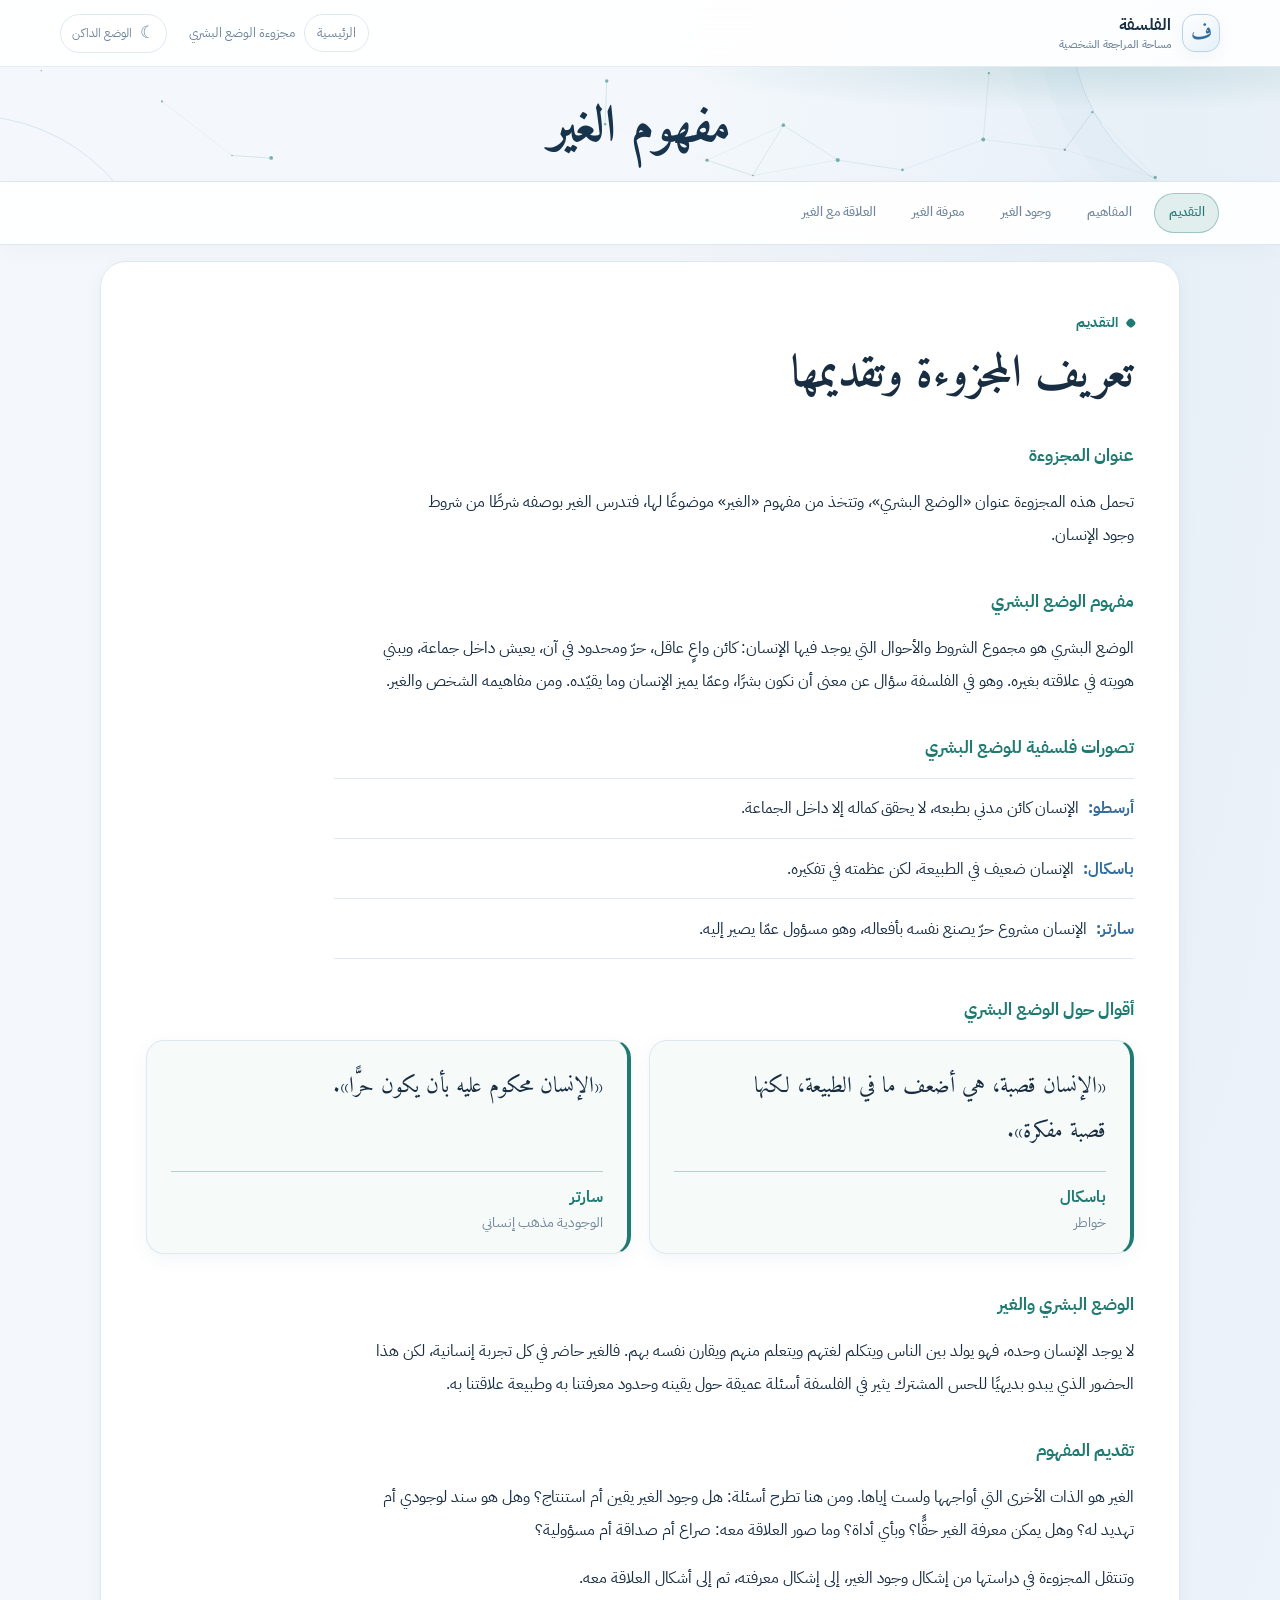
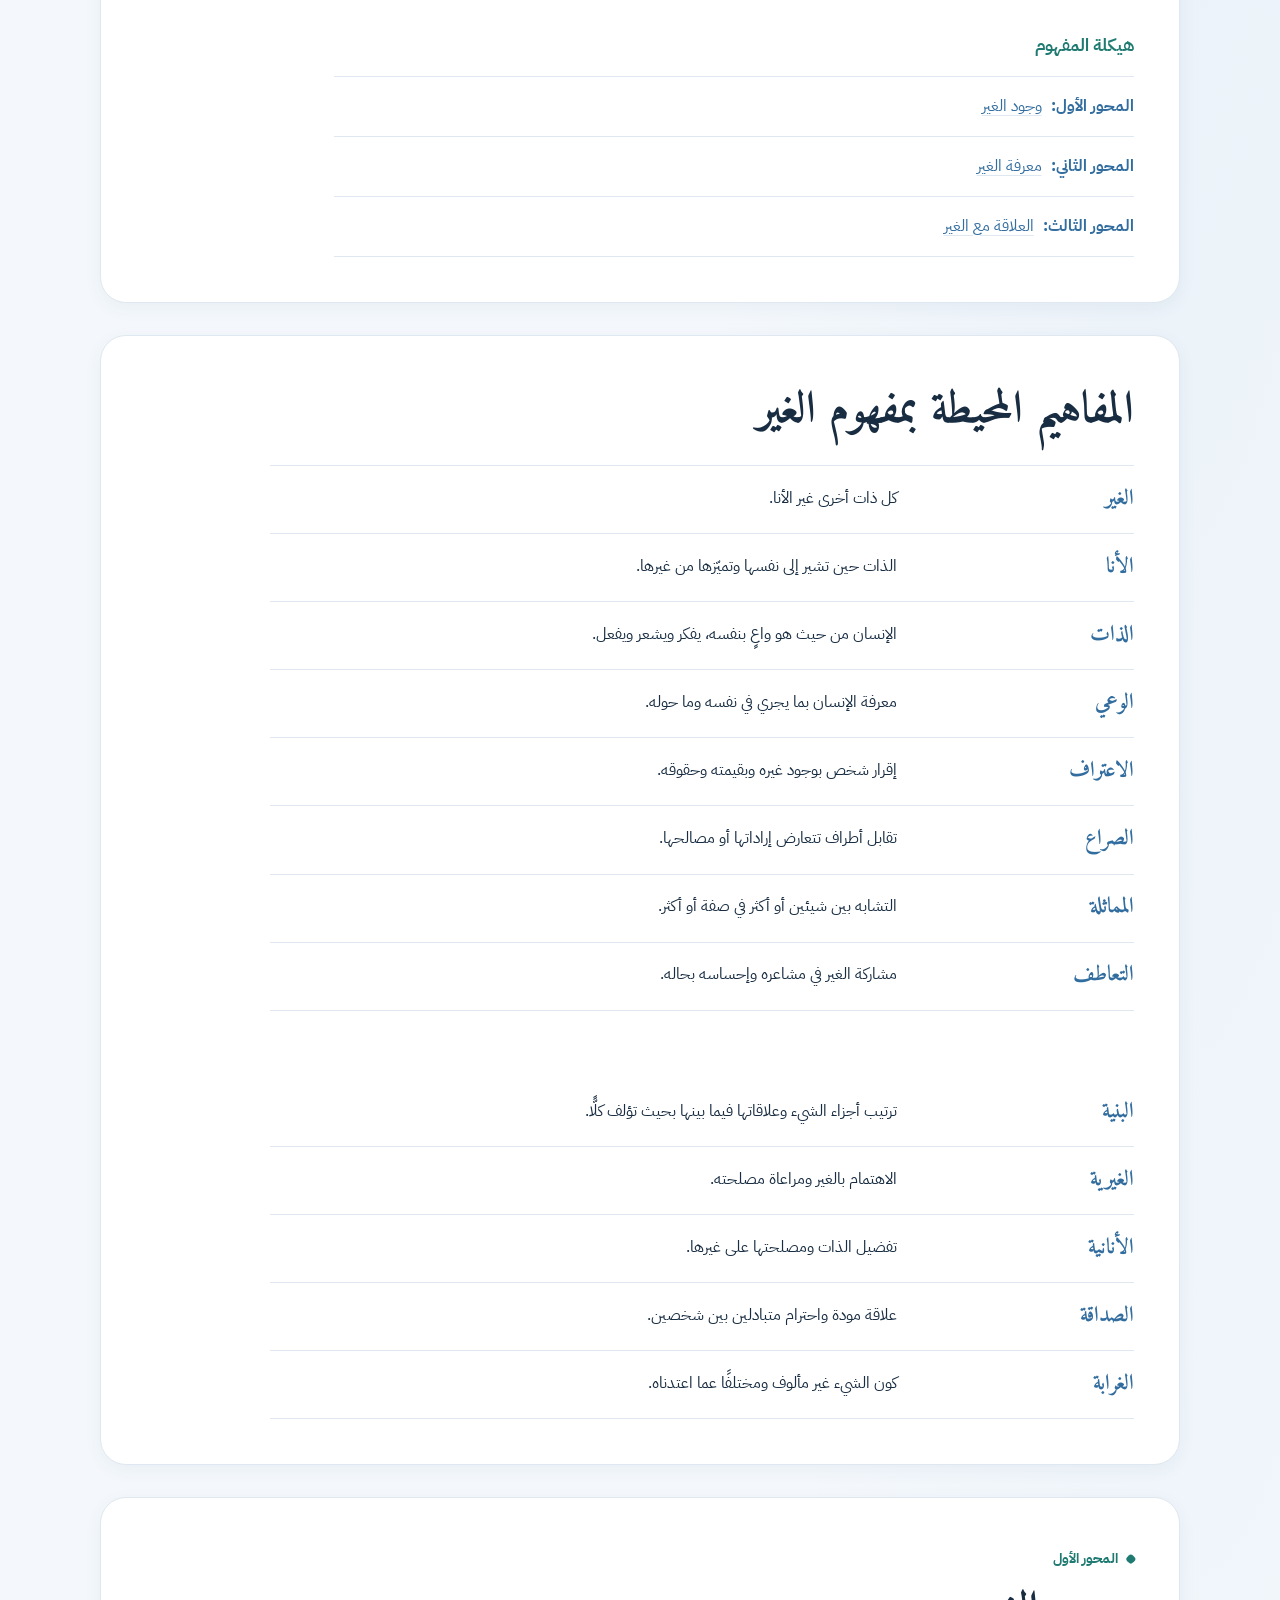
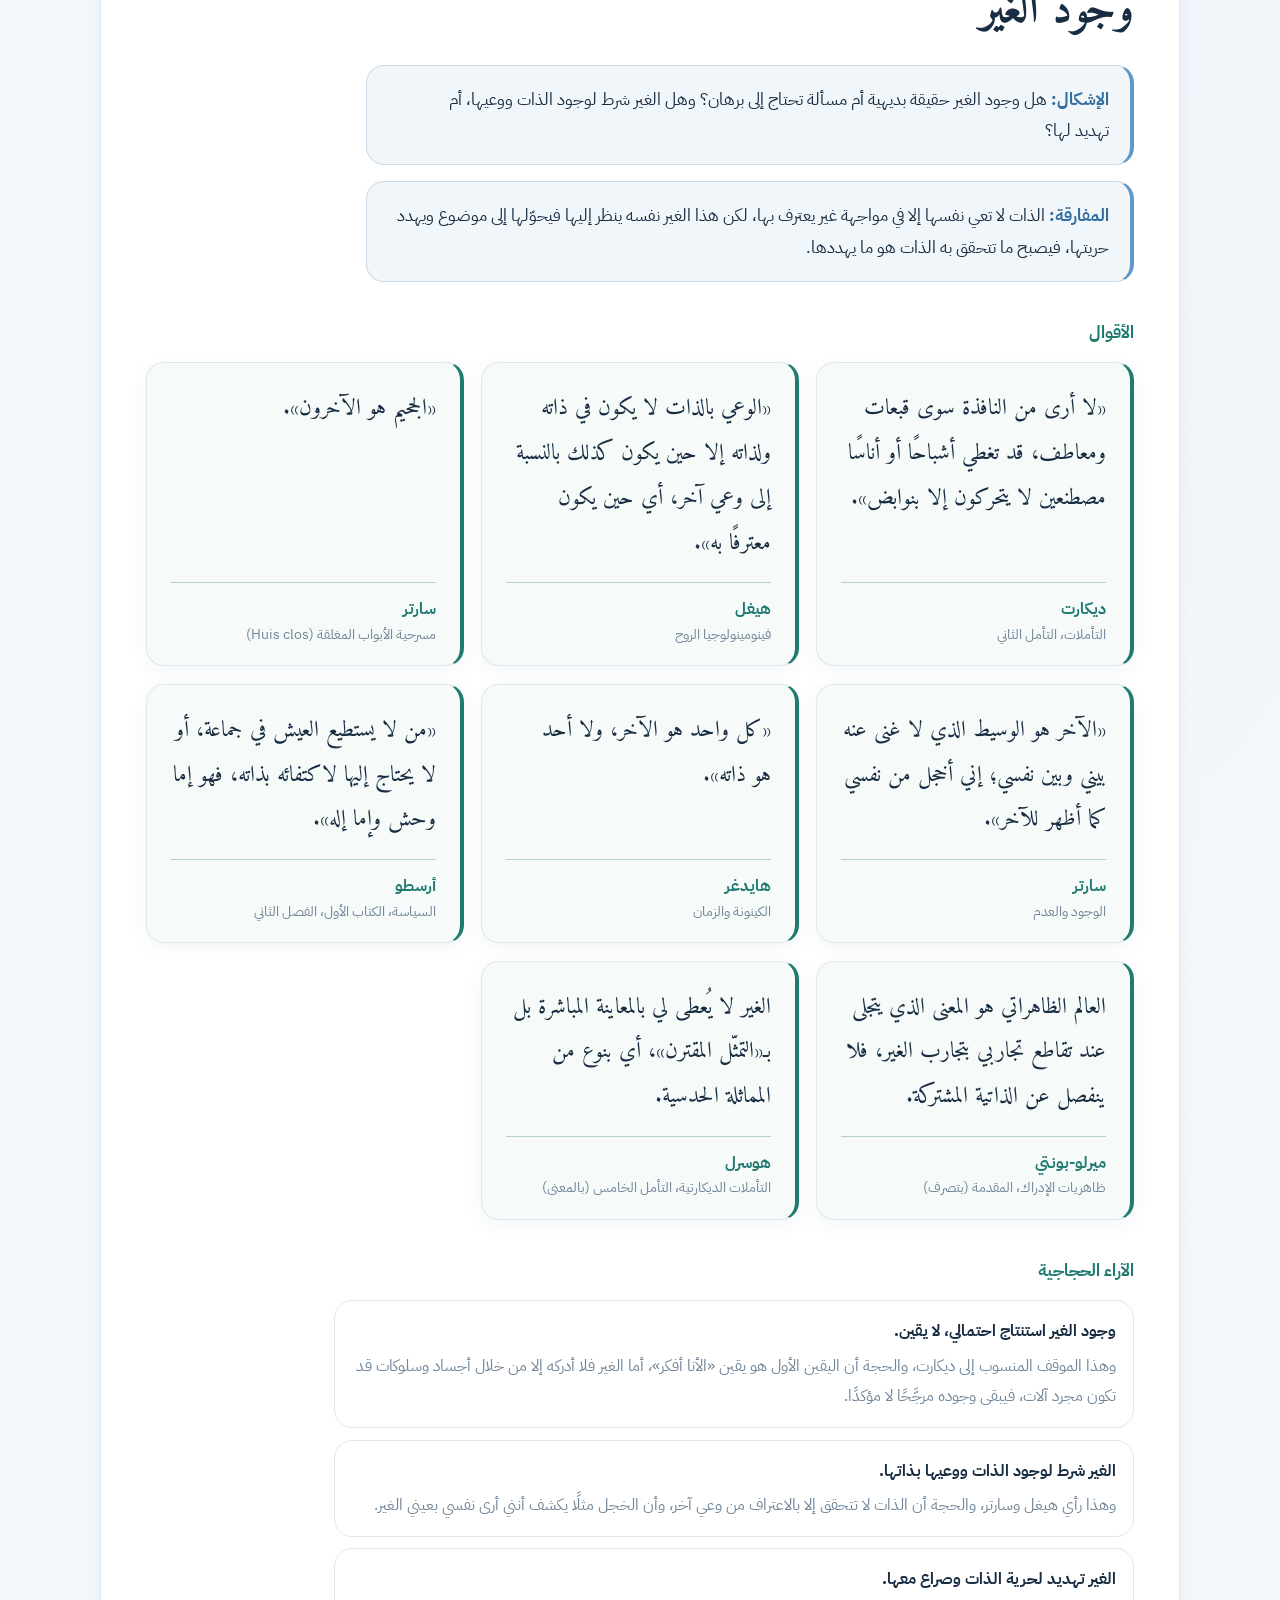
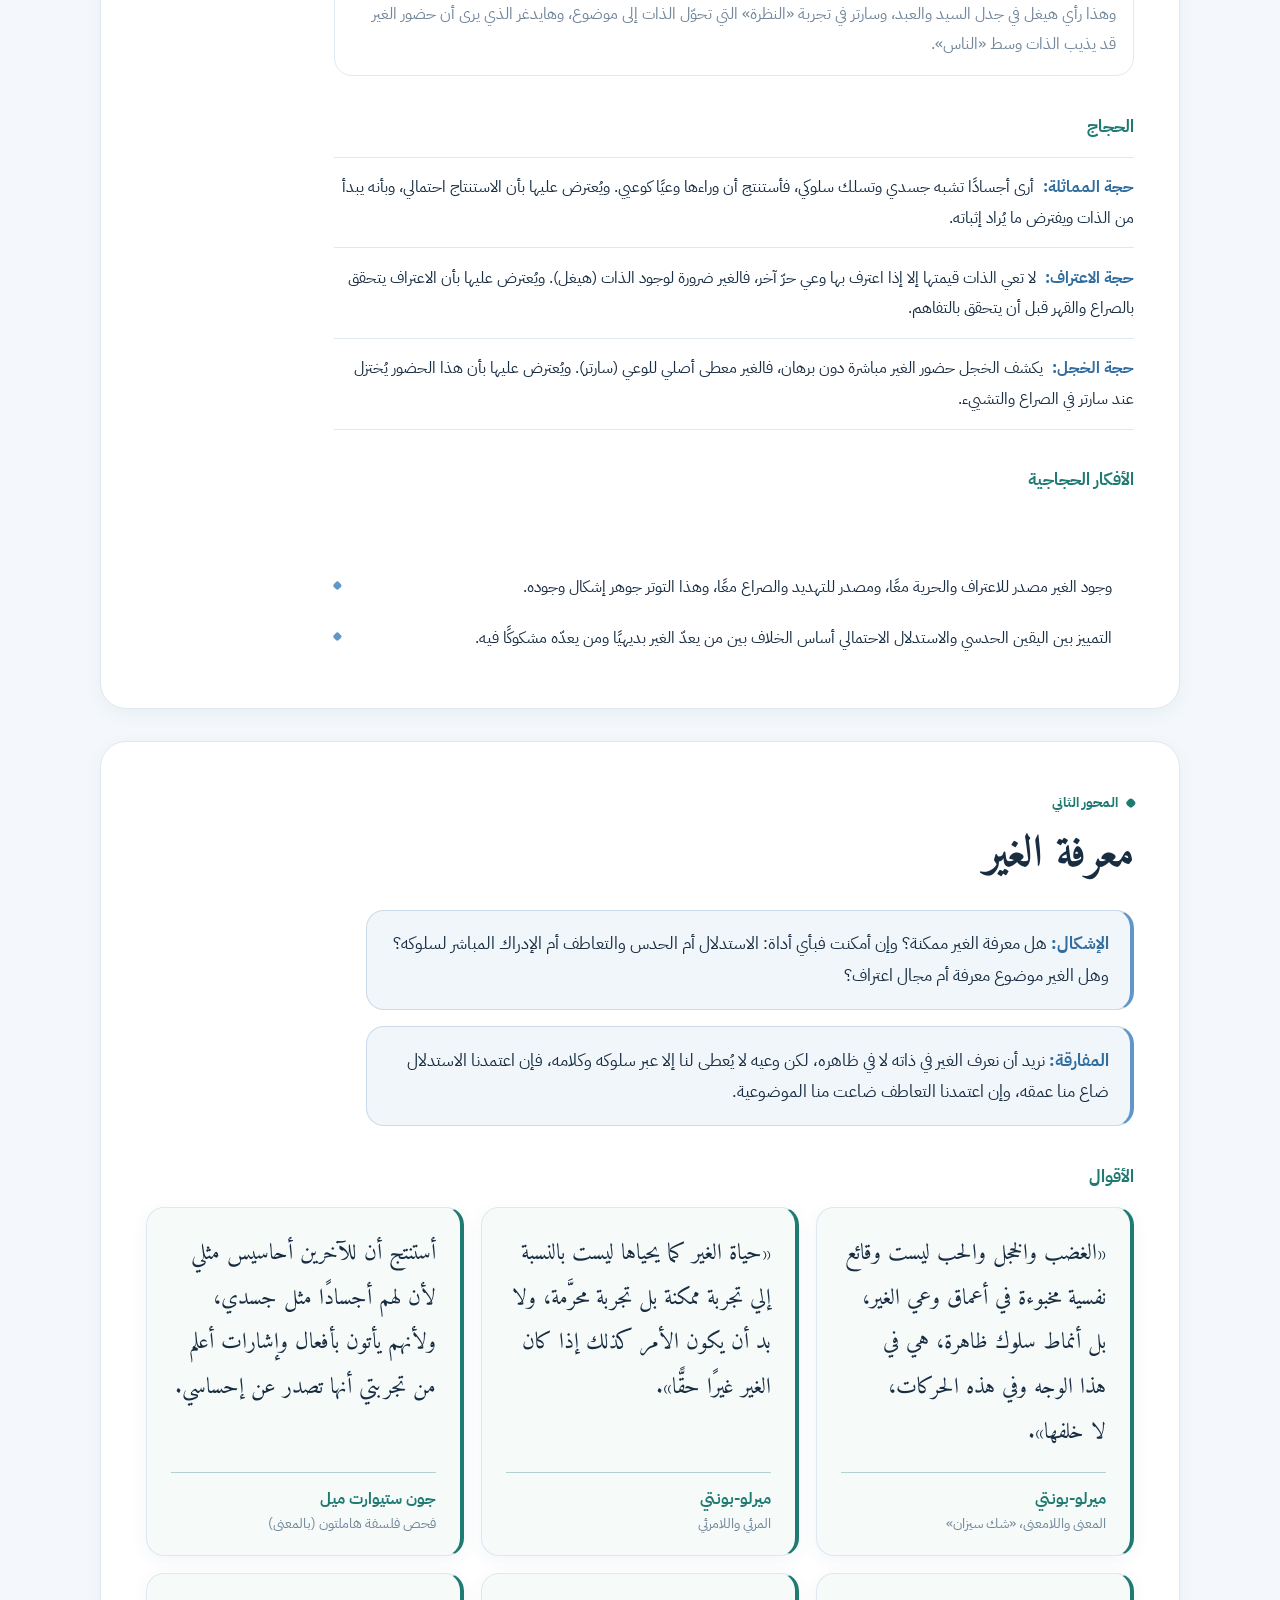
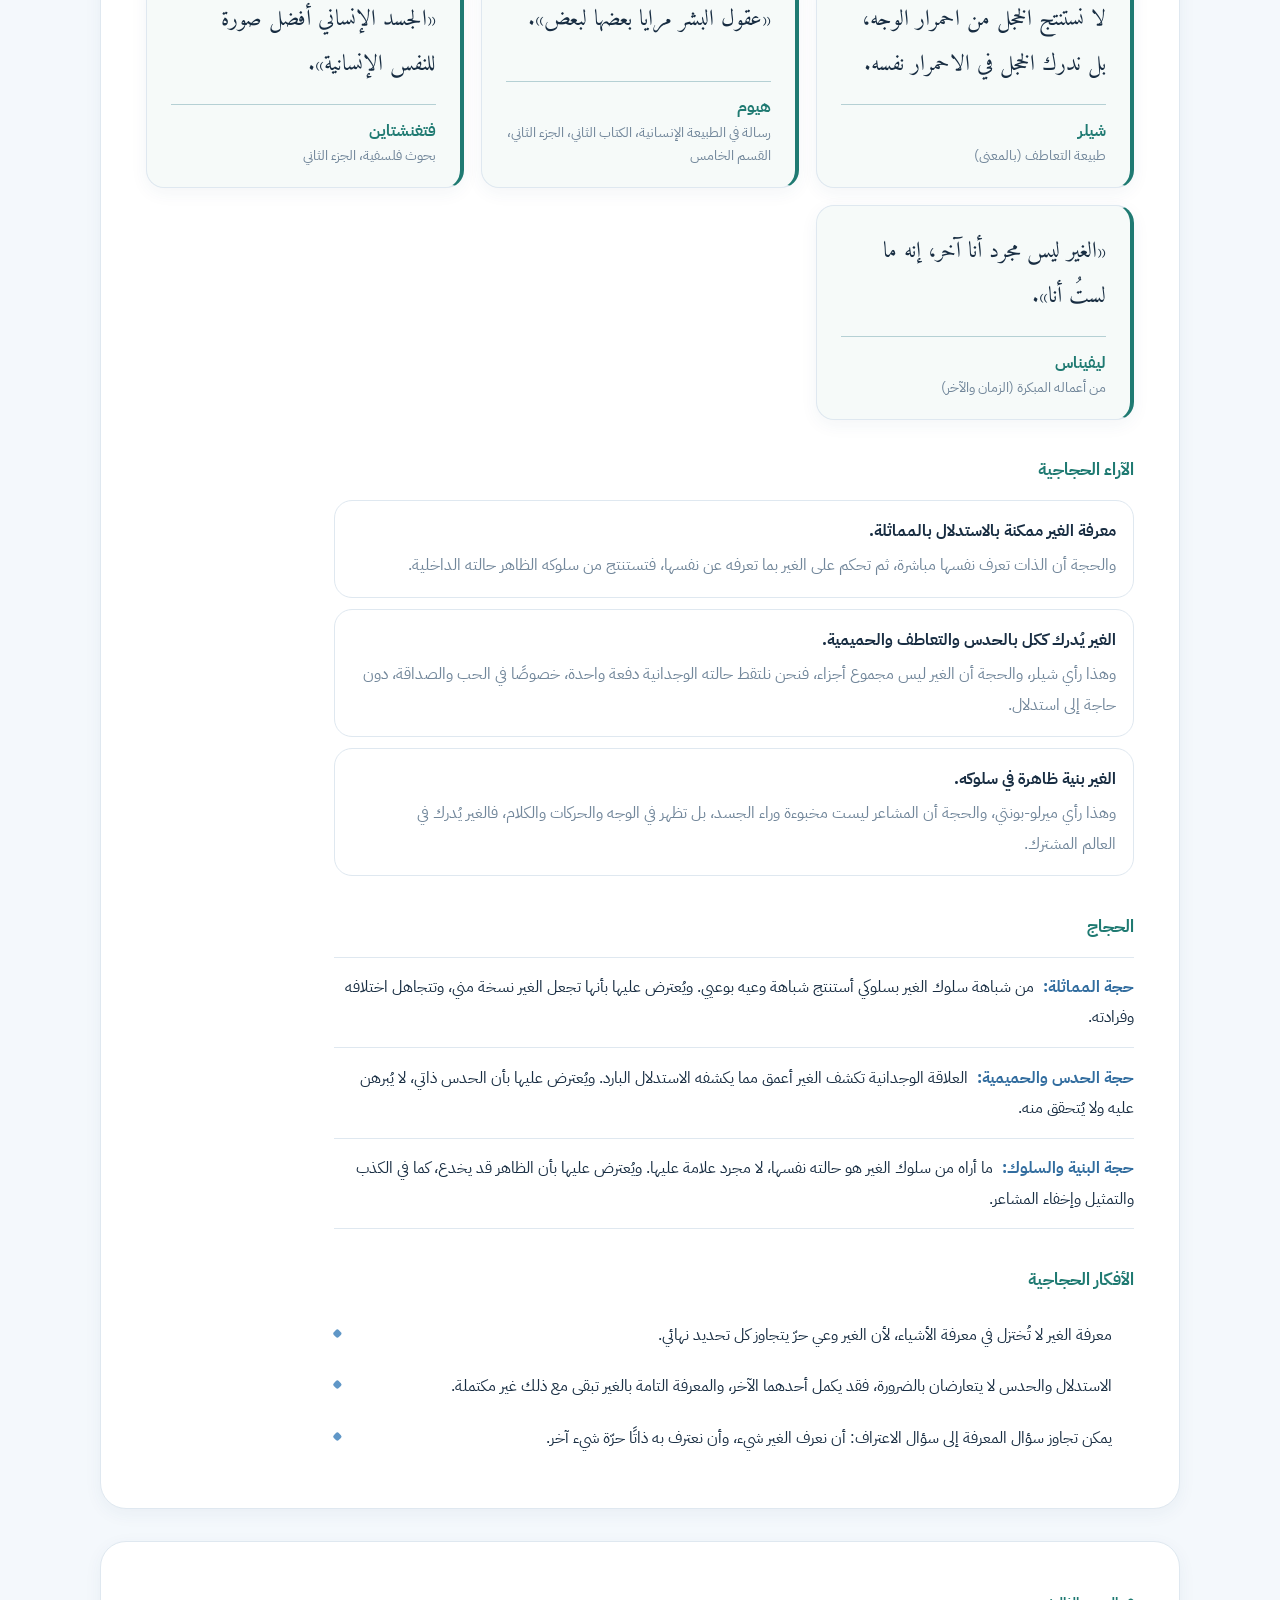
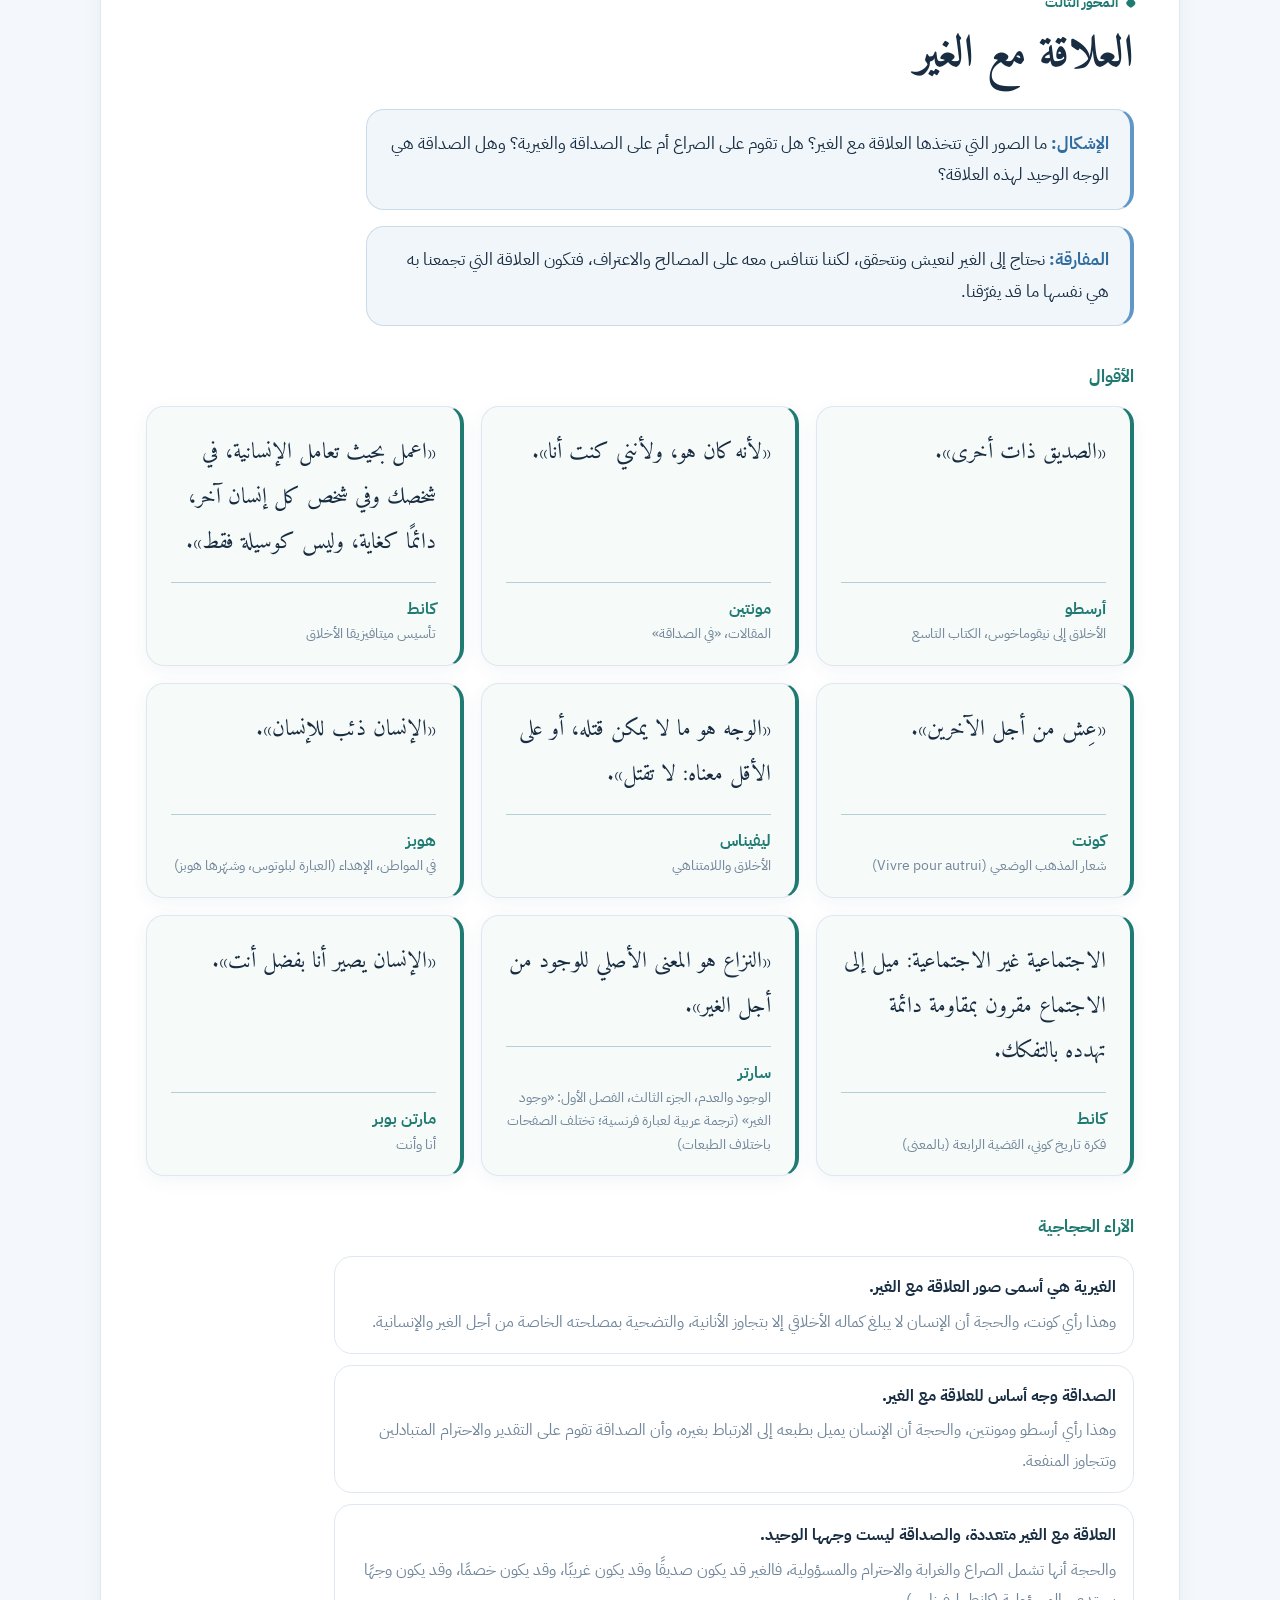
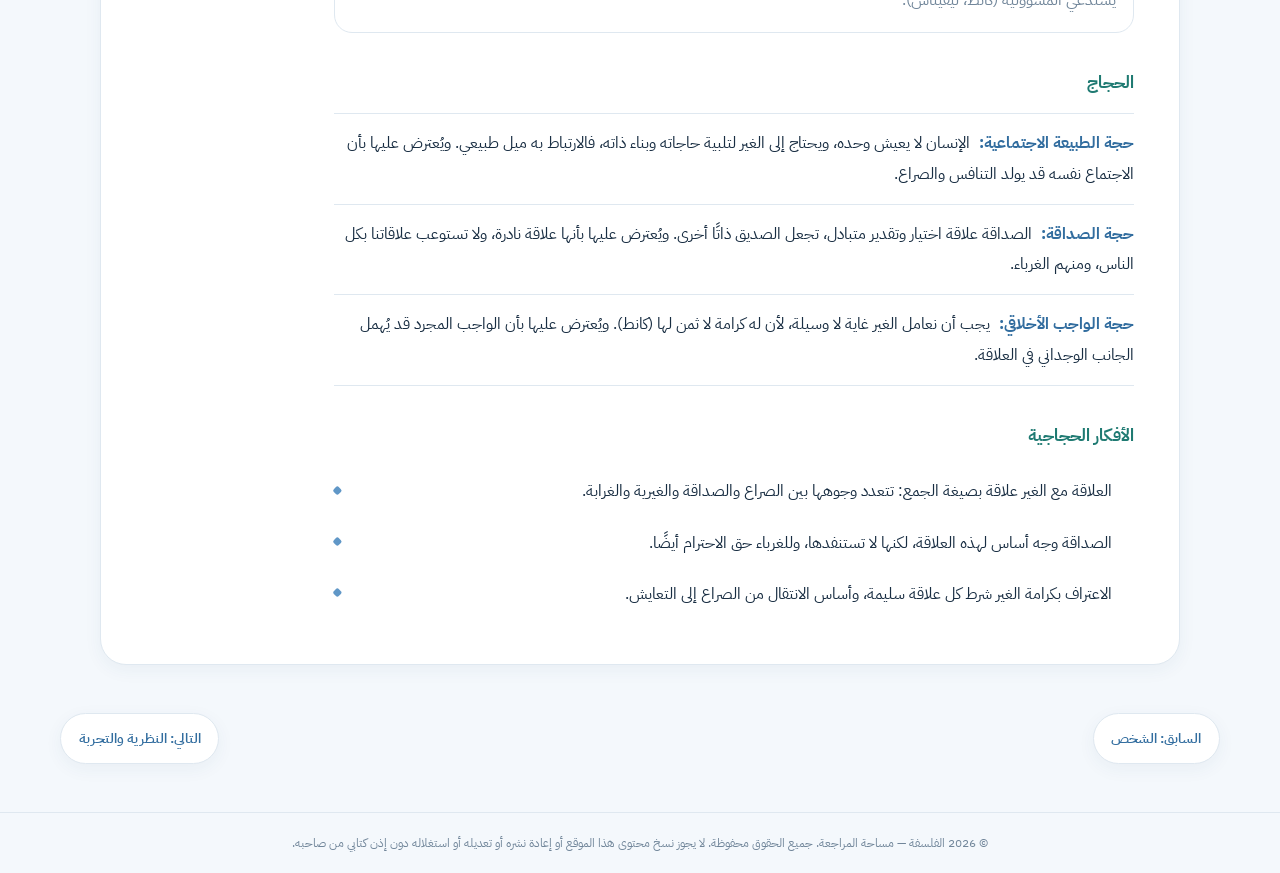
<file: content/u1-s2.html>
<!doctype html>
<html lang="ar" dir="rtl" data-origin="PHL-C88920325B7DD9DB">
<head>
<meta charset="utf-8">
<meta name="viewport" content="width=device-width,initial-scale=1">
<script>
(() => {
  try {
    const saved = localStorage.getItem("philo-theme");
    const systemDark = window.matchMedia && window.matchMedia("(prefers-color-scheme: dark)").matches;
    document.documentElement.dataset.theme = saved || (systemDark ? "dark" : "light");
  } catch (_) { document.documentElement.dataset.theme = "light"; }
})();
</script>

<title>الغير · الوضع البشري</title>
<meta name="description" content="درس مفهوم الغير في مجزوءة الوضع البشري: وجود الغير، معرفة الغير، والعلاقة مع الغير.">
<link rel="canonical" href="https://abdellahriyaf.github.io/philo/content/u1-s2.html">
<meta property="og:type" content="website">
<meta property="og:locale" content="ar_MA">
<meta property="og:title" content="مفهوم الغير | الفلسفة - الوضع البشري">
<meta property="og:description" content="درس مفهوم الغير في مجزوءة الوضع البشري: وجود الغير، معرفة الغير، والعلاقة مع الغير.">
<meta property="og:url" content="https://abdellahriyaf.github.io/philo/content/u1-s2.html">
<meta name="twitter:card" content="summary">
<meta name="twitter:title" content="مفهوم الغير | الفلسفة - الوضع البشري">
<meta name="twitter:description" content="درس مفهوم الغير في مجزوءة الوضع البشري: وجود الغير، معرفة الغير، والعلاقة مع الغير.">
<link rel="preconnect" href="https://fonts.googleapis.com"><link href="https://fonts.googleapis.com/css2?family=Amiri:wght@400;700&family=IBM+Plex+Sans+Arabic:wght@400;500;600;700&display=swap" rel="stylesheet">
<link rel="stylesheet" href="../assets/site.css">
<meta name="author" content="الفلسفة — مساحة المراجعة">
<meta name="copyright" content="© 2026 الفلسفة — مساحة المراجعة. All rights reserved.">
<!-- © 2026 الفلسفة — مساحة المراجعة. All rights reserved. Unauthorized copying, republishing or modification is prohibited. Origin ID: PHL-C88920325B7DD9DB -->
<link rel="icon" href="/philo/favicon.ico" sizes="48x48">
<link rel="icon" href="/philo/favicon.svg" type="image/svg+xml">
<link rel="apple-touch-icon" href="/philo/apple-touch-icon.png">
<link rel="manifest" href="/philo/site.webmanifest">
</head>
<body style="--c:#1f7a72">
<div class="sitebar"><div class="wrap"><a href="../index.html">الرئيسية</a><span>/ مجزوءة الوضع البشري</span></div></div>
<header class="hero">
  <div class="wrap">
    <h1>مفهوم الغير</h1>
    <p class="lede">المفاهيم المحيطة بالغير، ثم محاوره الثلاثة: وجود الغير، ومعرفة الغير، والعلاقة مع الغير، مع أقوال الفلاسفة والآراء الحجاجية والحجج لكل محور.</p>
  </div>
</header>
<nav class="topnav" aria-label="التنقل داخل الصفحة"><div class="wrap"><ul><li><a href="#intro">التقديم</a></li><li><a href="#concepts">المفاهيم</a></li><li><a href="#axis-1">وجود الغير</a></li><li><a href="#axis-2">معرفة الغير</a></li><li><a href="#axis-3">العلاقة مع الغير</a></li></ul></div></nav>

<section id="intro" class="block intro-block">
  <div class="wrap">
    <p class="kicker">التقديم</p>
    <h2>تعريف المجزوءة وتقديمها</h2>

    <h3>عنوان المجزوءة</h3>
    <div class="prose">
      <p>تحمل هذه المجزوءة عنوان «الوضع البشري»، وتتخذ من مفهوم «الغير» موضوعًا لها، فتدرس الغير بوصفه شرطًا من شروط وجود الإنسان.</p>
    </div>

    <h3>مفهوم الوضع البشري</h3>
    <div class="prose">
      <p>الوضع البشري هو مجموع الشروط والأحوال التي يوجد فيها الإنسان: كائن واعٍ عاقل، حرّ ومحدود في آن، يعيش داخل جماعة، ويبني هويته في علاقته بغيره. وهو في الفلسفة سؤال عن معنى أن نكون بشرًا، وعمّا يميز الإنسان وما يقيّده. ومن مفاهيمه الشخص والغير.</p>
    </div>

    <h3>تصورات فلسفية للوضع البشري</h3>
    <ul class="args">
      <li><span class="label">أرسطو:</span> الإنسان كائن مدني بطبعه، لا يحقق كماله إلا داخل الجماعة.</li>
      <li><span class="label">باسكال:</span> الإنسان ضعيف في الطبيعة، لكن عظمته في تفكيره.</li>
      <li><span class="label">سارتر:</span> الإنسان مشروع حرّ يصنع نفسه بأفعاله، وهو مسؤول عمّا يصير إليه.</li>
    </ul>

    <h3>أقوال حول الوضع البشري</h3>
    <ol class="quotes">
      <li>
        <p class="qtext">«الإنسان قصبة، هي أضعف ما في الطبيعة، لكنها قصبة مفكرة».</p>
        <p class="qsrc"><b>باسكال</b><br>خواطر</p>
      </li>
      <li>
        <p class="qtext">«الإنسان محكوم عليه بأن يكون حرًّا».</p>
        <p class="qsrc"><b>سارتر</b><br>الوجودية مذهب إنساني</p>
      </li>
    </ol>

    <h3>الوضع البشري والغير</h3>
    <div class="prose">
      <p>لا يوجد الإنسان وحده، فهو يولد بين الناس ويتكلم لغتهم ويتعلم منهم ويقارن نفسه بهم. فالغير حاضر في كل تجربة إنسانية، لكن هذا الحضور الذي يبدو بديهيًا للحس المشترك يثير في الفلسفة أسئلة عميقة حول يقينه وحدود معرفتنا به وطبيعة علاقتنا به.</p>
    </div>

    <h3>تقديم المفهوم</h3>
    <div class="prose">
      <p>الغير هو الذات الأخرى التي أواجهها ولست إياها. ومن هنا تطرح أسئلة: هل وجود الغير يقين أم استنتاج؟ وهل هو سند لوجودي أم تهديد له؟ وهل يمكن معرفة الغير حقًّا؟ وبأي أداة؟ وما صور العلاقة معه: صراع أم صداقة أم مسؤولية؟</p>
      <p>وتنتقل المجزوءة في دراستها من إشكال وجود الغير، إلى إشكال معرفته، ثم إلى أشكال العلاقة معه.</p>
    </div>

    <h3>هيكلة المفهوم</h3>
    <ul class="args">
      <li><span class="label">المحور الأول:</span> <a href="#axis-1">وجود الغير</a></li>
      <li><span class="label">المحور الثاني:</span> <a href="#axis-2">معرفة الغير</a></li>
      <li><span class="label">المحور الثالث:</span> <a href="#axis-3">العلاقة مع الغير</a></li>
    </ul>
  </div>
</section>

<section id="concepts" class="block concepts-block">
  <div class="wrap">
    <h2>المفاهيم المحيطة بمفهوم الغير</h2>
    <dl class="concepts">
      <div class="concept"><dt>الغير</dt><dd>كل ذات أخرى غير الأنا.</dd></div>
      <div class="concept"><dt>الأنا</dt><dd>الذات حين تشير إلى نفسها وتميّزها من غيرها.</dd></div>
      <div class="concept"><dt>الذات</dt><dd>الإنسان من حيث هو واعٍ بنفسه، يفكر ويشعر ويفعل.</dd></div>
      <div class="concept"><dt>الوعي</dt><dd>معرفة الإنسان بما يجري في نفسه وما حوله.</dd></div>
      <div class="concept"><dt>الاعتراف</dt><dd>إقرار شخص بوجود غيره وبقيمته وحقوقه.</dd></div>
      <div class="concept"><dt>الصراع</dt><dd>تقابل أطراف تتعارض إراداتها أو مصالحها.</dd></div>
      <div class="concept"><dt>المماثلة</dt><dd>التشابه بين شيئين أو أكثر في صفة أو أكثر.</dd></div>
      <div class="concept"><dt>التعاطف</dt><dd>مشاركة الغير في مشاعره وإحساسه بحاله.</dd></div>
      <div class="concept"><dt>الحميمية</dt><dd>قرب وجداني عميق بين شخصين.</dd></div>
      <div class="concept"><dt>البنية</dt><dd>ترتيب أجزاء الشيء وعلاقاتها فيما بينها بحيث تؤلف كلًّا.</dd></div>
      <div class="concept"><dt>الغيرية</dt><dd>الاهتمام بالغير ومراعاة مصلحته.</dd></div>
      <div class="concept"><dt>الأنانية</dt><dd>تفضيل الذات ومصلحتها على غيرها.</dd></div>
      <div class="concept"><dt>الصداقة</dt><dd>علاقة مودة واحترام متبادلين بين شخصين.</dd></div>
      <div class="concept"><dt>الغرابة</dt><dd>كون الشيء غير مألوف ومختلفًا عما اعتدناه.</dd></div>
    </dl>
  </div>
</section>

<section id="axis-1" class="block axis-1">
  <div class="wrap">
    <p class="kicker">المحور الأول</p>
    <h2>وجود الغير</h2>

    <div class="problem">
      <p><strong>الإشكال:</strong> هل وجود الغير حقيقة بديهية أم مسألة تحتاج إلى برهان؟ وهل الغير شرط لوجود الذات ووعيها، أم تهديد لها؟</p>
    </div>

    <div class="problem paradox"><p><strong>المفارقة:</strong> الذات لا تعي نفسها إلا في مواجهة غير يعترف بها، لكن هذا الغير نفسه ينظر إليها فيحوّلها إلى موضوع ويهدد حريتها، فيصبح ما تتحقق به الذات هو ما يهددها.</p></div>

    <h3>الأقوال</h3>
    <ol class="quotes">
      <li>
        <p class="qtext">«لا أرى من النافذة سوى قبعات ومعاطف، قد تغطي أشباحًا أو أناسًا مصطنعين لا يتحركون إلا بنوابض».</p>
        <p class="qsrc"><b>ديكارت</b><br>التأملات، التأمل الثاني</p>
      </li>
      <li>
        <p class="qtext">«الوعي بالذات لا يكون في ذاته ولذاته إلا حين يكون كذلك بالنسبة إلى وعي آخر، أي حين يكون معترفًا به».</p>
        <p class="qsrc"><b>هيغل</b><br>فينومينولوجيا الروح</p>
      </li>
      <li>
        <p class="qtext">«الجحيم هو الآخرون».</p>
        <p class="qsrc"><b>سارتر</b><br>مسرحية الأبواب المغلقة (Huis clos)</p>
      </li>
      <li>
        <p class="qtext">«الآخر هو الوسيط الذي لا غنى عنه بيني وبين نفسي؛ إني أخجل من نفسي كما أظهر للآخر».</p>
        <p class="qsrc"><b>سارتر</b><br>الوجود والعدم</p>
      </li>
      <li>
        <p class="qtext">«كل واحد هو الآخر، ولا أحد هو ذاته».</p>
        <p class="qsrc"><b>هايدغر</b><br>الكينونة والزمان</p>
      </li>
      <li>
        <p class="qtext">«من لا يستطيع العيش في جماعة، أو لا يحتاج إليها لاكتفائه بذاته، فهو إما وحش وإما إله».</p>
        <p class="qsrc"><b>أرسطو</b><br>السياسة، الكتاب الأول، الفصل الثاني</p>
      </li>
      <li>
        <p class="qtext">العالم الظاهراتي هو المعنى الذي يتجلى عند تقاطع تجاربي بتجارب الغير، فلا ينفصل عن الذاتية المشتركة.</p>
        <p class="qsrc"><b>ميرلو-بونتي</b><br>ظاهريات الإدراك، المقدمة (بتصرف)</p>
      </li>
      <li>
        <p class="qtext">الغير لا يُعطى لي بالمعاينة المباشرة بل بـ«التمثّل المقترن»، أي بنوع من المماثلة الحدسية.</p>
        <p class="qsrc"><b>هوسرل</b><br>التأملات الديكارتية، التأمل الخامس (بالمعنى)</p>
      </li>
    </ol>

    <h3>الآراء الحجاجية</h3>
    <ul class="theses">
      <li>
        <strong>وجود الغير استنتاج احتمالي، لا يقين.</strong>
        <p>وهذا الموقف المنسوب إلى ديكارت، والحجة أن اليقين الأول هو يقين «الأنا أفكر»، أما الغير فلا أدركه إلا من خلال أجساد وسلوكات قد تكون مجرد آلات، فيبقى وجوده مرجَّحًا لا مؤكدًا.</p>
      </li>
      <li>
        <strong>الغير شرط لوجود الذات ووعيها بذاتها.</strong>
        <p>وهذا رأي هيغل وسارتر، والحجة أن الذات لا تتحقق إلا بالاعتراف من وعي آخر، وأن الخجل مثلًا يكشف أنني أرى نفسي بعيني الغير.</p>
      </li>
      <li>
        <strong>الغير تهديد لحرية الذات وصراع معها.</strong>
        <p>وهذا رأي هيغل في جدل السيد والعبد، وسارتر في تجربة «النظرة» التي تحوّل الذات إلى موضوع، وهايدغر الذي يرى أن حضور الغير قد يذيب الذات وسط «الناس».</p>
      </li>
    </ul>

    <h3>الحجاج</h3>
    <ul class="args">
      <li><span class="label">حجة المماثلة:</span> أرى أجسادًا تشبه جسدي وتسلك سلوكي، فأستنتج أن وراءها وعيًا كوعيي. ويُعترض عليها بأن الاستنتاج احتمالي، وبأنه يبدأ من الذات ويفترض ما يُراد إثباته.</li>
      <li><span class="label">حجة الاعتراف:</span> لا تعي الذات قيمتها إلا إذا اعترف بها وعي حرّ آخر، فالغير ضرورة لوجود الذات (هيغل). ويُعترض عليها بأن الاعتراف يتحقق بالصراع والقهر قبل أن يتحقق بالتفاهم.</li>
      <li><span class="label">حجة الخجل:</span> يكشف الخجل حضور الغير مباشرة دون برهان، فالغير معطى أصلي للوعي (سارتر). ويُعترض عليها بأن هذا الحضور يُختزل عند سارتر في الصراع والتشييء.</li>
    </ul>

    <h3>الأفكار الحجاجية</h3>
    <ul class="ideas">
      <li>الغير حاضر في كل وعي بالذات، فالتفكير في الأنا لا ينفصل عن التفكير في الغير.</li>
      <li>وجود الغير مصدر للاعتراف والحرية معًا، ومصدر للتهديد والصراع معًا، وهذا التوتر جوهر إشكال وجوده.</li>
      <li>التمييز بين اليقين الحدسي والاستدلال الاحتمالي أساس الخلاف بين من يعدّ الغير بديهيًا ومن يعدّه مشكوكًا فيه.</li>
    </ul>
  </div>
</section>

<section id="axis-2" class="block axis-2">
  <div class="wrap">
    <p class="kicker">المحور الثاني</p>
    <h2>معرفة الغير</h2>

    <div class="problem">
      <p><strong>الإشكال:</strong> هل معرفة الغير ممكنة؟ وإن أمكنت فبأي أداة: الاستدلال أم الحدس والتعاطف أم الإدراك المباشر لسلوكه؟ وهل الغير موضوع معرفة أم مجال اعتراف؟</p>
    </div>

    <div class="problem paradox"><p><strong>المفارقة:</strong> نريد أن نعرف الغير في ذاته لا في ظاهره، لكن وعيه لا يُعطى لنا إلا عبر سلوكه وكلامه، فإن اعتمدنا الاستدلال ضاع منا عمقه، وإن اعتمدنا التعاطف ضاعت منا الموضوعية.</p></div>

    <h3>الأقوال</h3>
    <ol class="quotes">
      <li>
        <p class="qtext">«الغضب والخجل والحب ليست وقائع نفسية مخبوءة في أعماق وعي الغير، بل أنماط سلوك ظاهرة، هي في هذا الوجه وفي هذه الحركات، لا خلفها».</p>
        <p class="qsrc"><b>ميرلو-بونتي</b><br>المعنى واللامعنى، «شك سيزان»</p>
      </li>
      <li>
        <p class="qtext">«حياة الغير كما يحياها ليست بالنسبة إلي تجربة ممكنة بل تجربة محرَّمة، ولا بد أن يكون الأمر كذلك إذا كان الغير غيرًا حقًّا».</p>
        <p class="qsrc"><b>ميرلو-بونتي</b><br>المرئي واللامرئي</p>
      </li>
      <li>
        <p class="qtext">أستنتج أن للآخرين أحاسيس مثلي لأن لهم أجسادًا مثل جسدي، ولأنهم يأتون بأفعال وإشارات أعلم من تجربتي أنها تصدر عن إحساسي.</p>
        <p class="qsrc"><b>جون ستيوارت ميل</b><br>فحص فلسفة هاملتون (بالمعنى)</p>
      </li>
      <li>
        <p class="qtext">لا نستنتج الخجل من احمرار الوجه، بل ندرك الخجل في الاحمرار نفسه.</p>
        <p class="qsrc"><b>شيلر</b><br>طبيعة التعاطف (بالمعنى)</p>
      </li>
      <li>
        <p class="qtext">«عقول البشر مرايا بعضها لبعض».</p>
        <p class="qsrc"><b>هيوم</b><br>رسالة في الطبيعة الإنسانية، الكتاب الثاني، الجزء الثاني، القسم الخامس</p>
      </li>
      <li>
        <p class="qtext">«الجسد الإنساني أفضل صورة للنفس الإنسانية».</p>
        <p class="qsrc"><b>فتغنشتاين</b><br>بحوث فلسفية، الجزء الثاني</p>
      </li>
      <li>
        <p class="qtext">«الغير ليس مجرد أنا آخر، إنه ما لستُ أنا».</p>
        <p class="qsrc"><b>ليفيناس</b><br>من أعماله المبكرة (الزمان والآخر)</p>
      </li>
    </ol>

    <h3>الآراء الحجاجية</h3>
    <ul class="theses">
      <li>
        <strong>معرفة الغير ممكنة بالاستدلال بالمماثلة.</strong>
        <p>والحجة أن الذات تعرف نفسها مباشرة، ثم تحكم على الغير بما تعرفه عن نفسها، فتستنتج من سلوكه الظاهر حالته الداخلية.</p>
      </li>
      <li>
        <strong>الغير يُدرك ككل بالحدس والتعاطف والحميمية.</strong>
        <p>وهذا رأي شيلر، والحجة أن الغير ليس مجموع أجزاء، فنحن نلتقط حالته الوجدانية دفعة واحدة، خصوصًا في الحب والصداقة، دون حاجة إلى استدلال.</p>
      </li>
      <li>
        <strong>الغير بنية ظاهرة في سلوكه.</strong>
        <p>وهذا رأي ميرلو-بونتي، والحجة أن المشاعر ليست مخبوءة وراء الجسد، بل تظهر في الوجه والحركات والكلام، فالغير يُدرك في العالم المشترك.</p>
      </li>
    </ul>

    <h3>الحجاج</h3>
    <ul class="args">
      <li><span class="label">حجة المماثلة:</span> من شباهة سلوك الغير بسلوكي أستنتج شباهة وعيه بوعيي. ويُعترض عليها بأنها تجعل الغير نسخة مني، وتتجاهل اختلافه وفرادته.</li>
      <li><span class="label">حجة الحدس والحميمية:</span> العلاقة الوجدانية تكشف الغير أعمق مما يكشفه الاستدلال البارد. ويُعترض عليها بأن الحدس ذاتي، لا يُبرهن عليه ولا يُتحقق منه.</li>
      <li><span class="label">حجة البنية والسلوك:</span> ما أراه من سلوك الغير هو حالته نفسها، لا مجرد علامة عليها. ويُعترض عليها بأن الظاهر قد يخدع، كما في الكذب والتمثيل وإخفاء المشاعر.</li>
    </ul>

    <h3>الأفكار الحجاجية</h3>
    <ul class="ideas">
      <li>معرفة الغير لا تُختزل في معرفة الأشياء، لأن الغير وعي حرّ يتجاوز كل تحديد نهائي.</li>
      <li>الاستدلال والحدس لا يتعارضان بالضرورة، فقد يكمل أحدهما الآخر، والمعرفة التامة بالغير تبقى مع ذلك غير مكتملة.</li>
      <li>يمكن تجاوز سؤال المعرفة إلى سؤال الاعتراف: أن نعرف الغير شيء، وأن نعترف به ذاتًا حرّة شيء آخر.</li>
    </ul>
  </div>
</section>

<section id="axis-3" class="block axis-3">
  <div class="wrap">
    <p class="kicker">المحور الثالث</p>
    <h2>العلاقة مع الغير</h2>

    <div class="problem">
      <p><strong>الإشكال:</strong> ما الصور التي تتخذها العلاقة مع الغير؟ هل تقوم على الصراع أم على الصداقة والغيرية؟ وهل الصداقة هي الوجه الوحيد لهذه العلاقة؟</p>
    </div>

    <div class="problem paradox"><p><strong>المفارقة:</strong> نحتاج إلى الغير لنعيش ونتحقق، لكننا نتنافس معه على المصالح والاعتراف، فتكون العلاقة التي تجمعنا به هي نفسها ما قد يفرّقنا.</p></div>

    <h3>الأقوال</h3>
    <ol class="quotes">
      <li>
        <p class="qtext">«الصديق ذات أخرى».</p>
        <p class="qsrc"><b>أرسطو</b><br>الأخلاق إلى نيقوماخوس، الكتاب التاسع</p>
      </li>
      <li>
        <p class="qtext">«لأنه كان هو، ولأنني كنت أنا».</p>
        <p class="qsrc"><b>مونتين</b><br>المقالات، «في الصداقة»</p>
      </li>
      <li>
        <p class="qtext">«اعمل بحيث تعامل الإنسانية، في شخصك وفي شخص كل إنسان آخر، دائمًا كغاية، وليس كوسيلة فقط».</p>
        <p class="qsrc"><b>كانط</b><br>تأسيس ميتافيزيقا الأخلاق</p>
      </li>
      <li>
        <p class="qtext">«عِش من أجل الآخرين».</p>
        <p class="qsrc"><b>كونت</b><br>شعار المذهب الوضعي (Vivre pour autrui)</p>
      </li>
      <li>
        <p class="qtext">«الوجه هو ما لا يمكن قتله، أو على الأقل معناه: لا تقتل».</p>
        <p class="qsrc"><b>ليفيناس</b><br>الأخلاق واللامتناهي</p>
      </li>
      <li>
        <p class="qtext">«الإنسان ذئب للإنسان».</p>
        <p class="qsrc"><b>هوبز</b><br>في المواطن، الإهداء (العبارة لبلوتوس، وشهّرها هوبز)</p>
      </li>
      <li>
        <p class="qtext">الاجتماعية غير الاجتماعية: ميل إلى الاجتماع مقرون بمقاومة دائمة تهدده بالتفكك.</p>
        <p class="qsrc"><b>كانط</b><br>فكرة تاريخ كوني، القضية الرابعة (بالمعنى)</p>
      </li>
      <li>
        <p class="qtext">«النزاع هو المعنى الأصلي للوجود من أجل الغير».</p>
        <p class="qsrc"><b>سارتر</b><br>الوجود والعدم، الجزء الثالث، الفصل الأول: «وجود الغير» (ترجمة عربية لعبارة فرنسية؛ تختلف الصفحات باختلاف الطبعات)</p>
      </li>
      <li>
        <p class="qtext">«الإنسان يصير أنا بفضل أنت».</p>
        <p class="qsrc"><b>مارتن بوبر</b><br>أنا وأنت</p>
      </li>
    </ol>

    <h3>الآراء الحجاجية</h3>
    <ul class="theses">
      <li>
        <strong>الغيرية هي أسمى صور العلاقة مع الغير.</strong>
        <p>وهذا رأي كونت، والحجة أن الإنسان لا يبلغ كماله الأخلاقي إلا بتجاوز الأنانية، والتضحية بمصلحته الخاصة من أجل الغير والإنسانية.</p>
      </li>
      <li>
        <strong>الصداقة وجه أساس للعلاقة مع الغير.</strong>
        <p>وهذا رأي أرسطو ومونتين، والحجة أن الإنسان يميل بطبعه إلى الارتباط بغيره، وأن الصداقة تقوم على التقدير والاحترام المتبادلين وتتجاوز المنفعة.</p>
      </li>
      <li>
        <strong>العلاقة مع الغير متعددة، والصداقة ليست وجهها الوحيد.</strong>
        <p>والحجة أنها تشمل الصراع والغرابة والاحترام والمسؤولية، فالغير قد يكون صديقًا وقد يكون غريبًا، وقد يكون خصمًا، وقد يكون وجهًا يستدعي المسؤولية (كانط، ليفيناس).</p>
      </li>
    </ul>

    <h3>الحجاج</h3>
    <ul class="args">
      <li><span class="label">حجة الطبيعة الاجتماعية:</span> الإنسان لا يعيش وحده، ويحتاج إلى الغير لتلبية حاجاته وبناء ذاته، فالارتباط به ميل طبيعي. ويُعترض عليها بأن الاجتماع نفسه قد يولد التنافس والصراع.</li>
      <li><span class="label">حجة الصداقة:</span> الصداقة علاقة اختيار وتقدير متبادل، تجعل الصديق ذاتًا أخرى. ويُعترض عليها بأنها علاقة نادرة، ولا تستوعب علاقاتنا بكل الناس، ومنهم الغرباء.</li>
      <li><span class="label">حجة الواجب الأخلاقي:</span> يجب أن نعامل الغير غاية لا وسيلة، لأن له كرامة لا ثمن لها (كانط). ويُعترض عليها بأن الواجب المجرد قد يُهمل الجانب الوجداني في العلاقة.</li>
    </ul>

    <h3>الأفكار الحجاجية</h3>
    <ul class="ideas">
      <li>العلاقة مع الغير علاقة بصيغة الجمع: تتعدد وجوهها بين الصراع والصداقة والغيرية والغرابة.</li>
      <li>الصداقة وجه أساس لهذه العلاقة، لكنها لا تستنفدها، وللغرباء حق الاحترام أيضًا.</li>
      <li>الاعتراف بكرامة الغير شرط كل علاقة سليمة، وأساس الانتقال من الصراع إلى التعايش.</li>
    </ul>
  </div>
</section>

<nav class="wrap pager" aria-label="التنقل بين الدروس"><a href="u1-s1.html">السابق: الشخص</a><a href="u2-s1.html">التالي: النظرية والتجربة</a></nav>
  <script src="../assets/ui.js" defer></script>
<!-- PHL-C88920325B7DD9DB · الفلسفة — مساحة المراجعة · 2026 -->
</body>
</html>
</file>
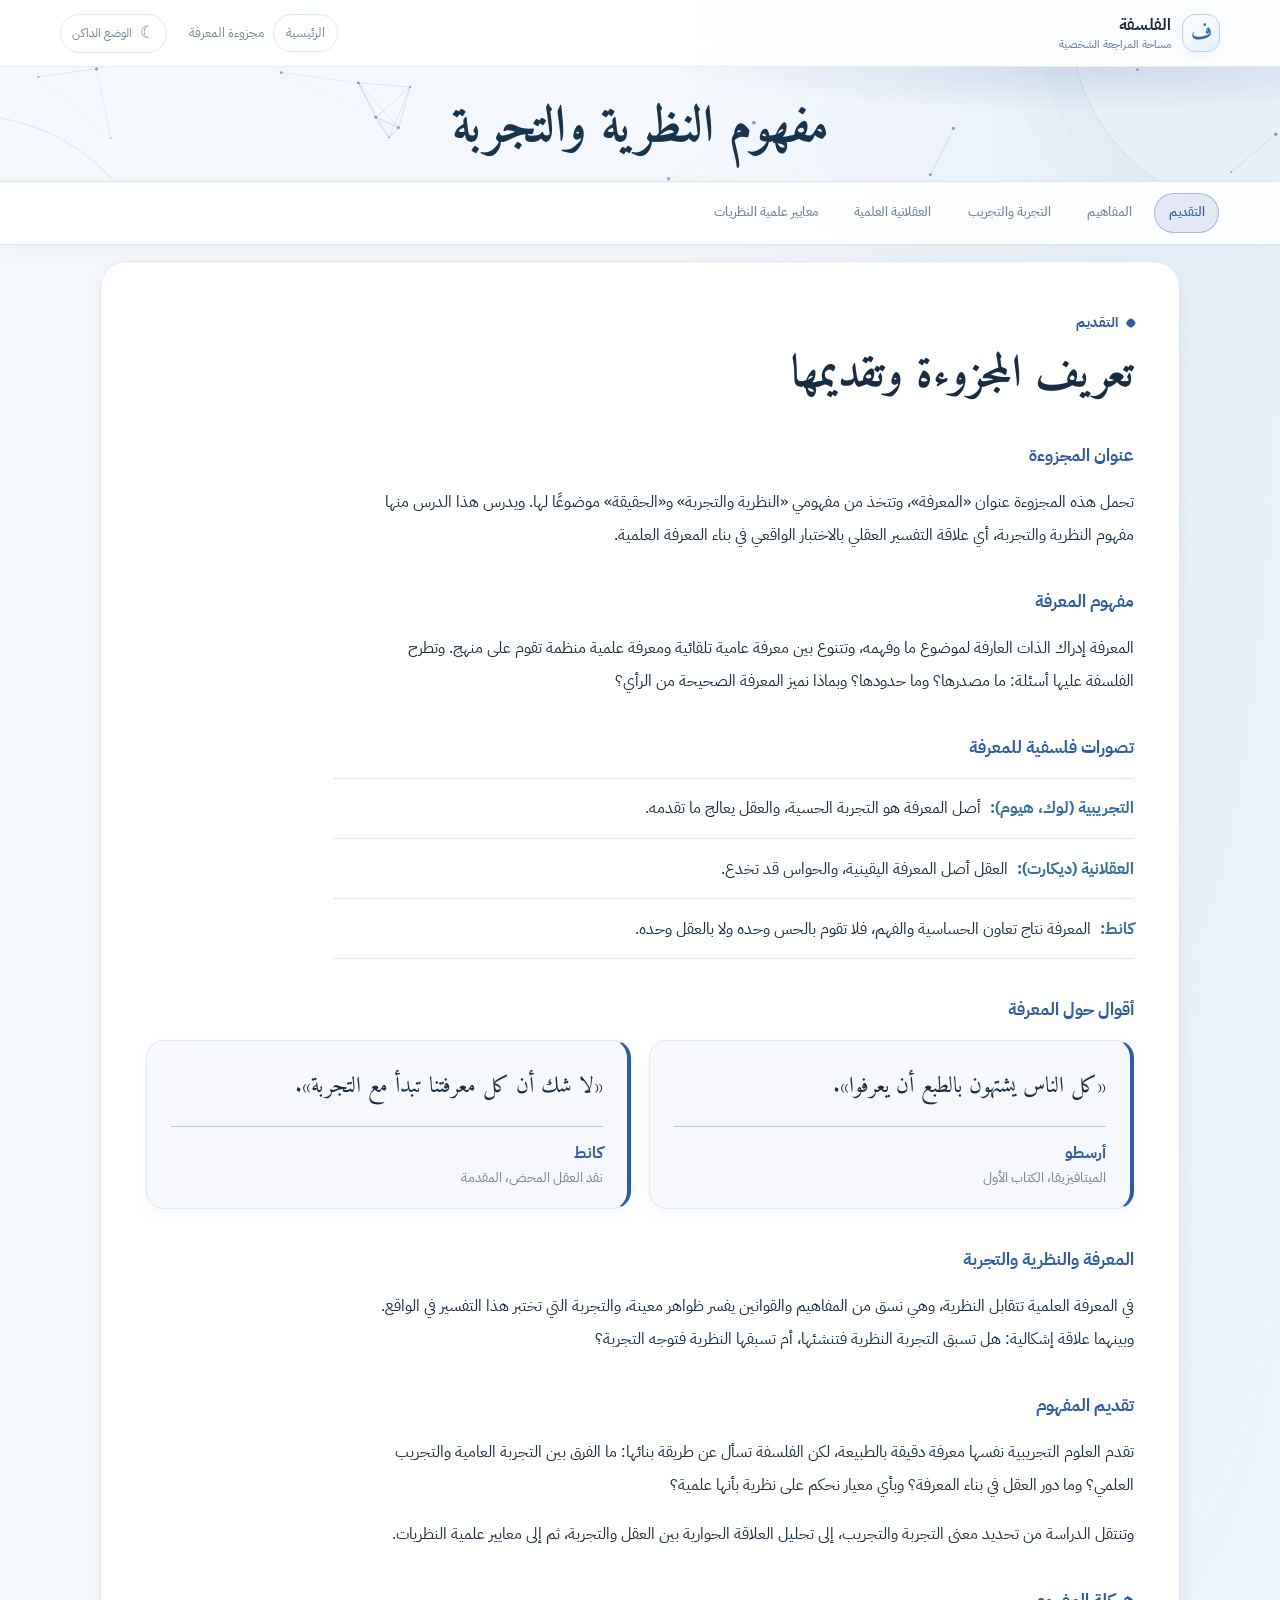
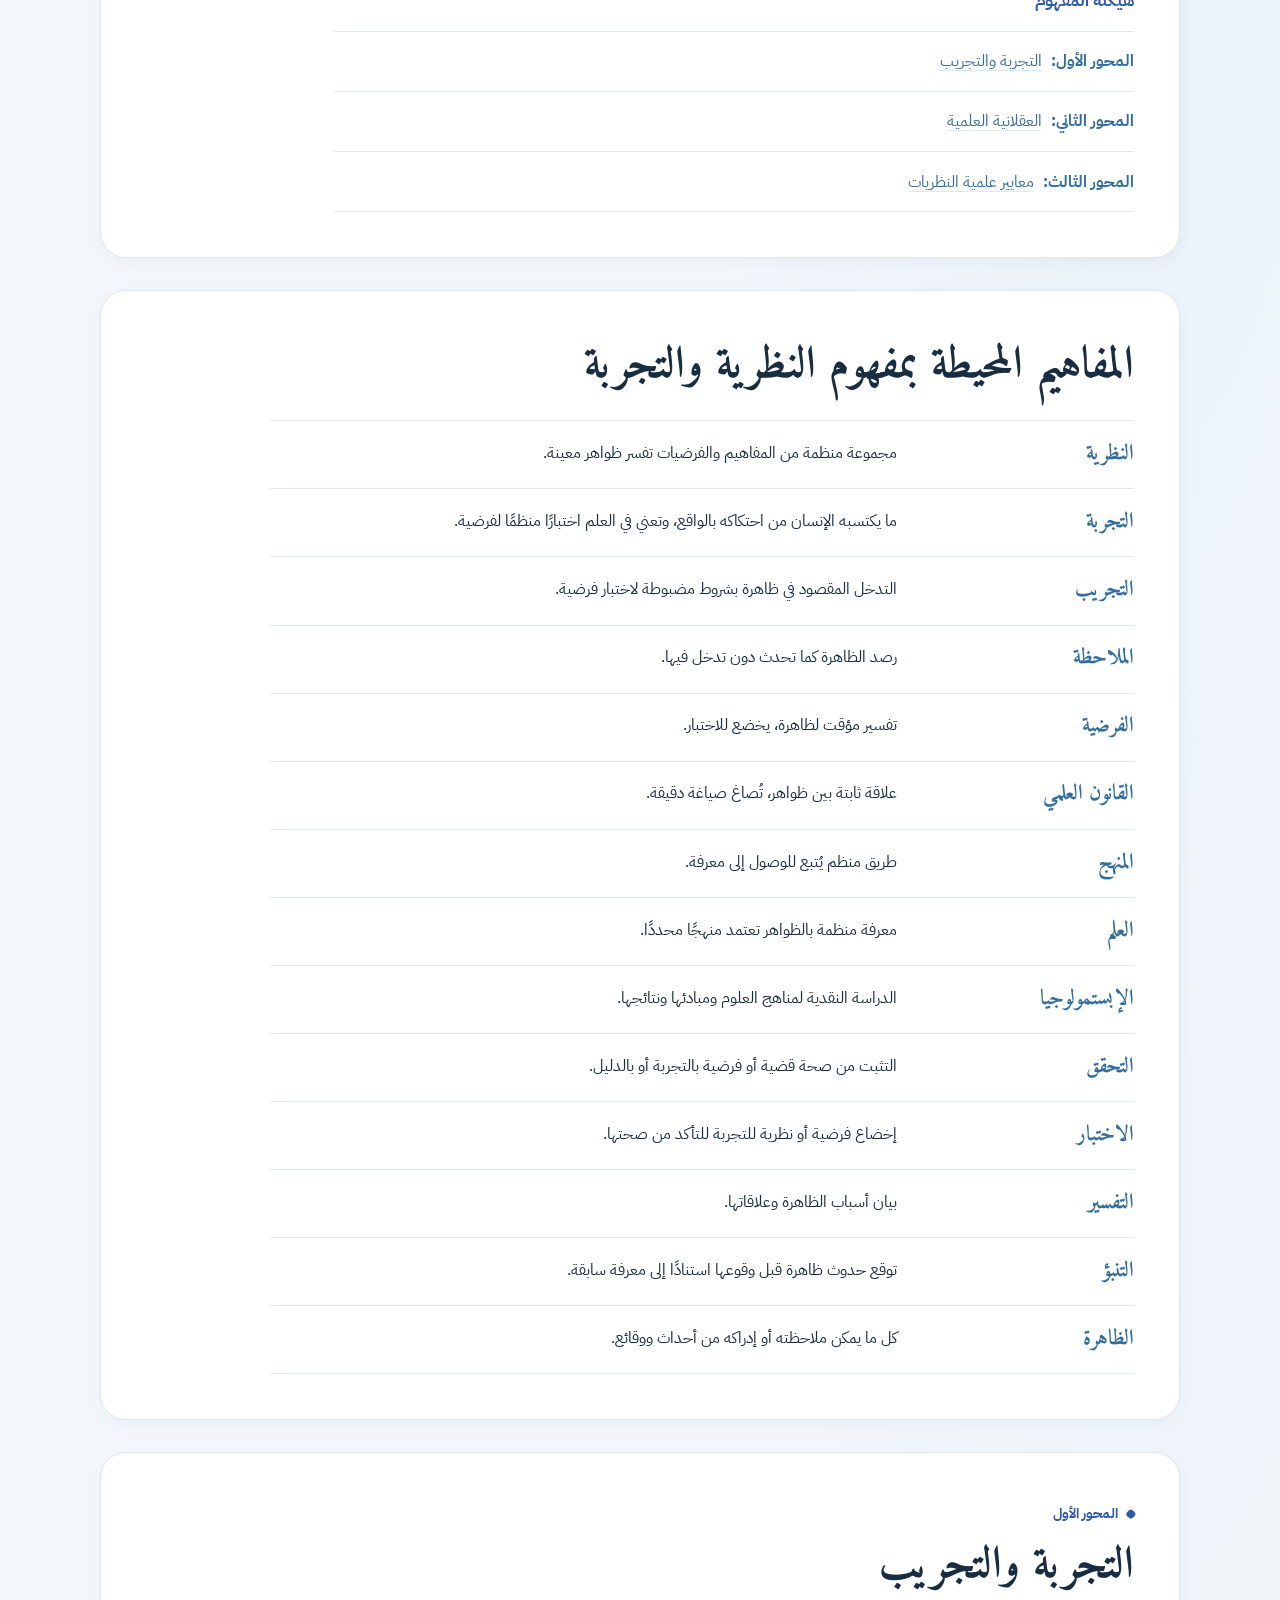
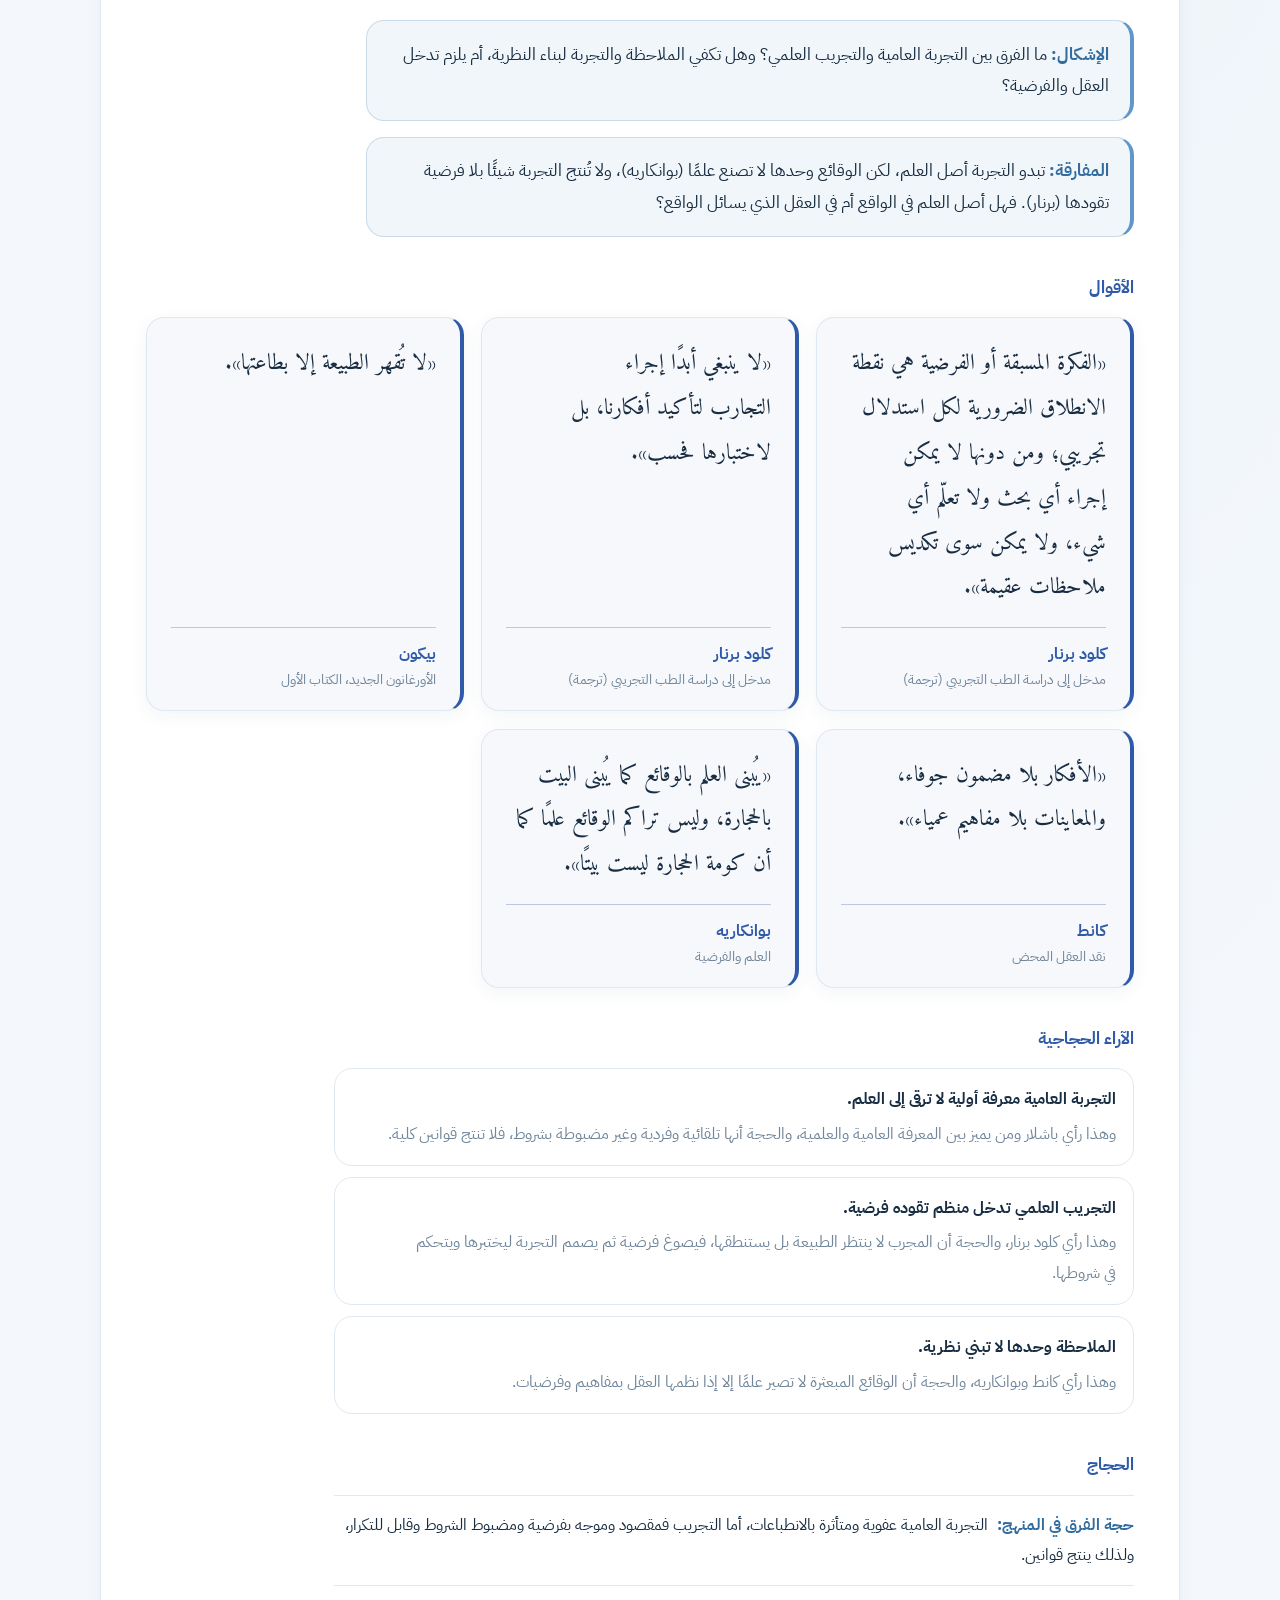
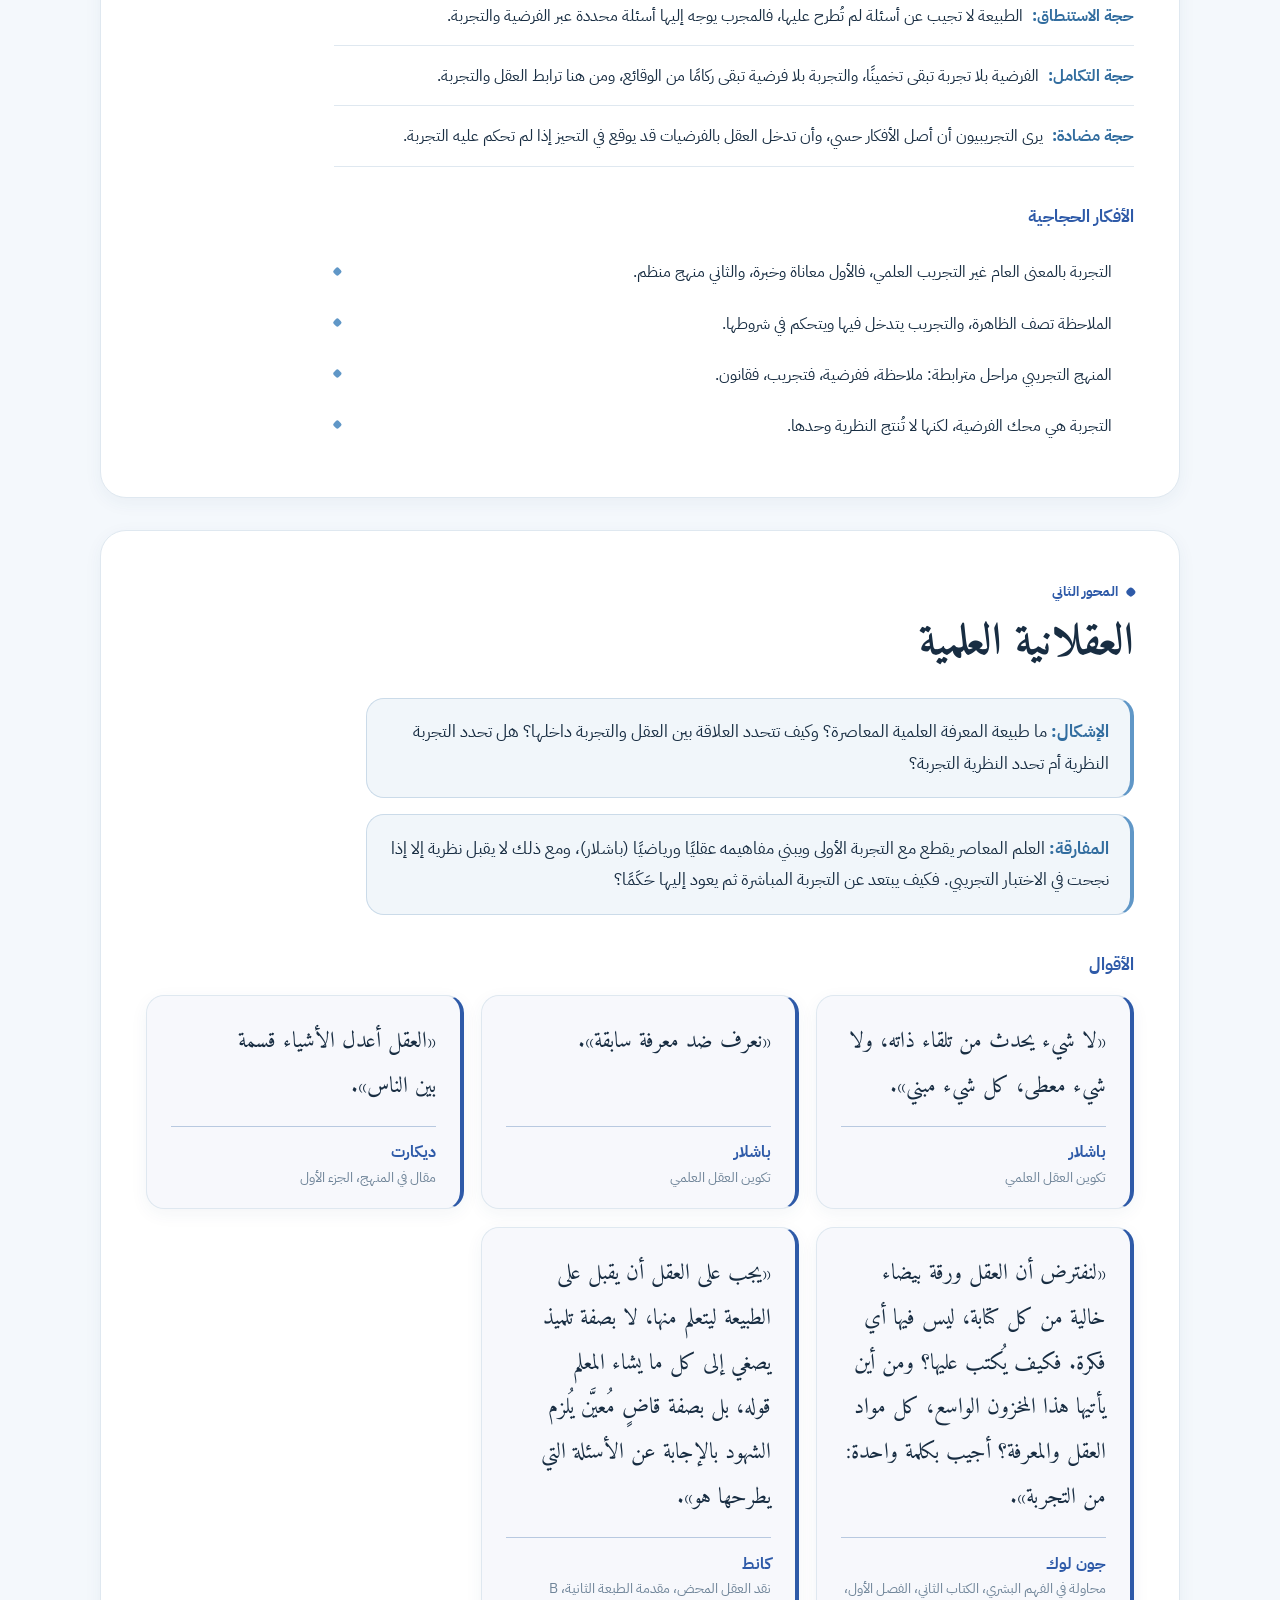
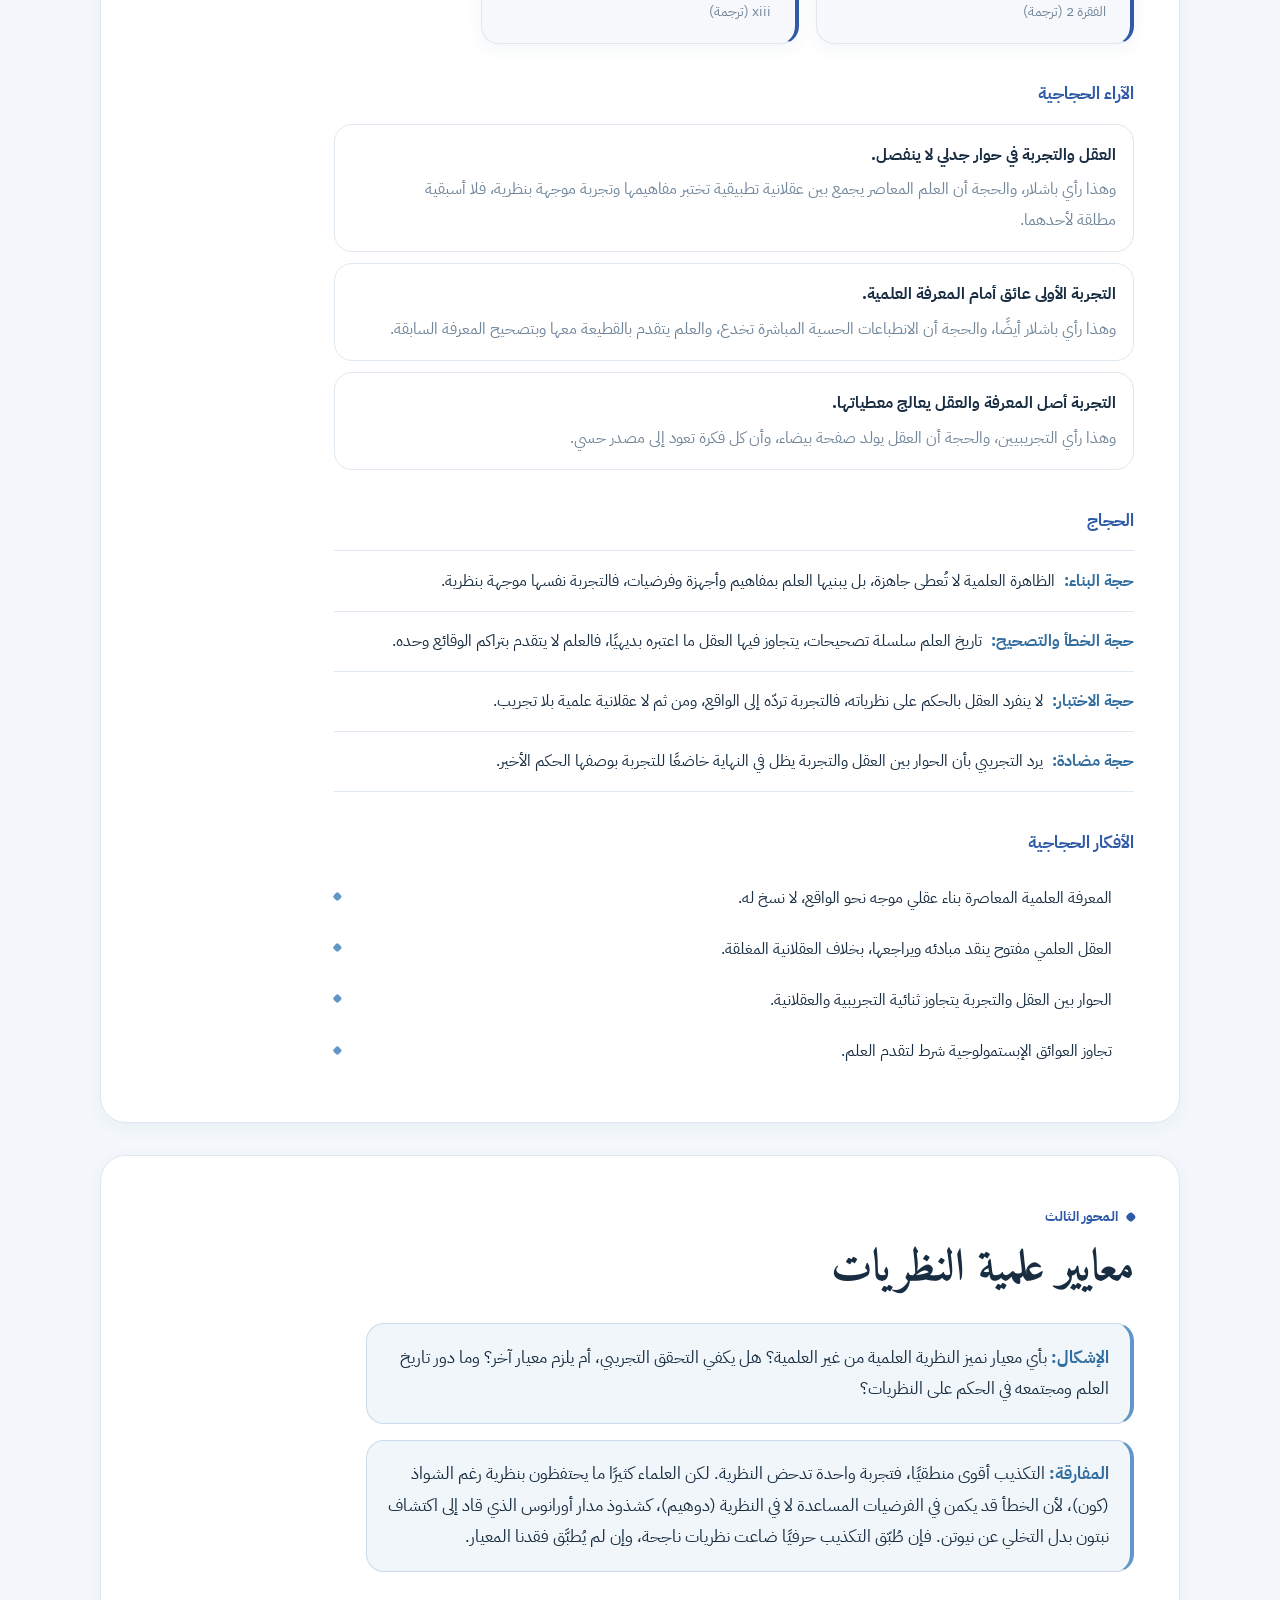
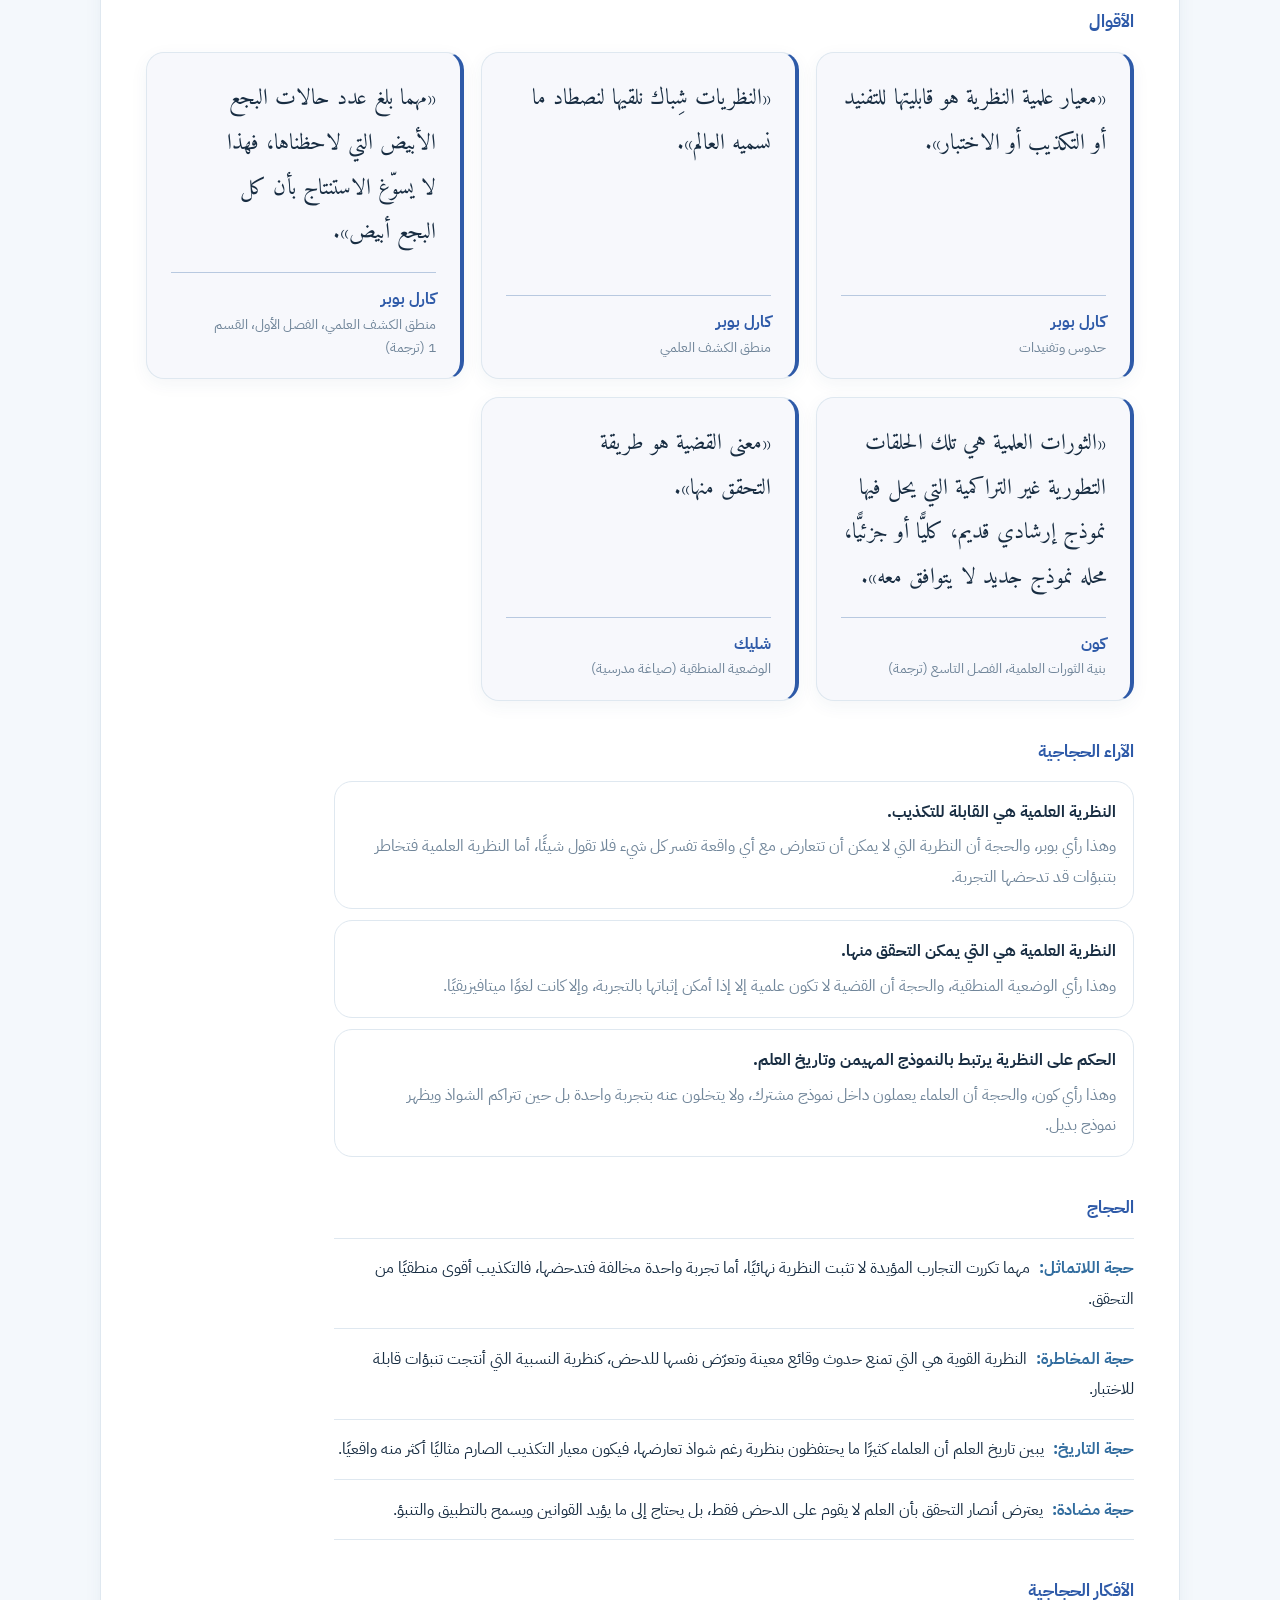
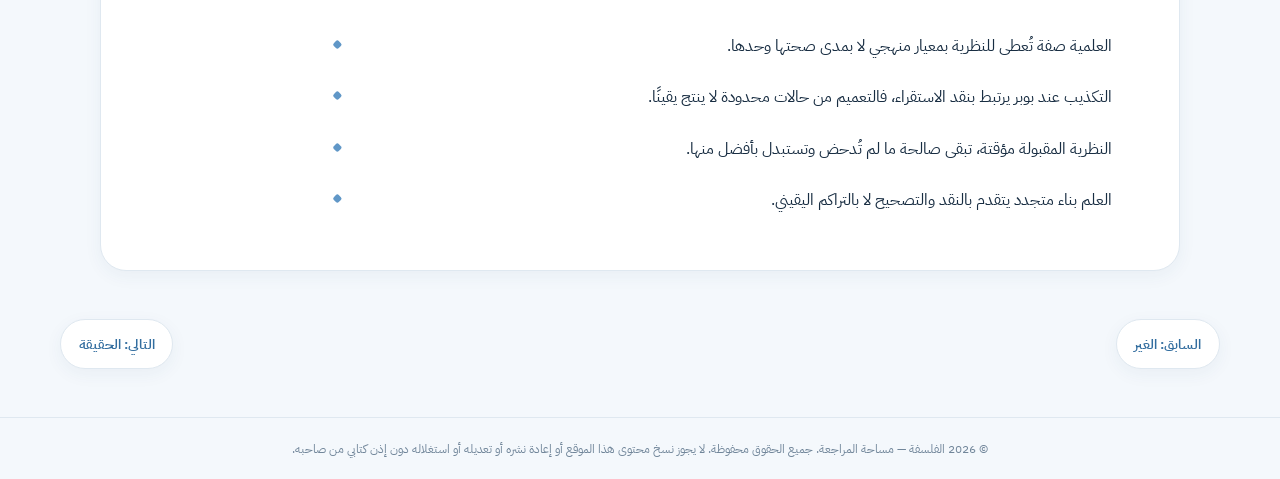
<file: content/u2-s1.html>
<!doctype html>
<html lang="ar" dir="rtl" data-origin="PHL-C88920325B7DD9DB">
<head>
<meta charset="utf-8">
<meta name="viewport" content="width=device-width,initial-scale=1">
<script>
(() => {
  try {
    const saved = localStorage.getItem("philo-theme");
    const systemDark = window.matchMedia && window.matchMedia("(prefers-color-scheme: dark)").matches;
    document.documentElement.dataset.theme = saved || (systemDark ? "dark" : "light");
  } catch (_) { document.documentElement.dataset.theme = "light"; }
})();
</script>

<title>النظرية والتجربة · المعرفة</title>
<meta name="description" content="درس النظرية والتجربة في مجزوءة المعرفة: التجريب، العقلانية العلمية، ومعايير علمية النظريات.">
<link rel="canonical" href="https://abdellahriyaf.github.io/philo/content/u2-s1.html">
<meta property="og:type" content="website">
<meta property="og:locale" content="ar_MA">
<meta property="og:title" content="النظرية والتجربة | الفلسفة - المعرفة">
<meta property="og:description" content="درس النظرية والتجربة في مجزوءة المعرفة: التجريب، العقلانية العلمية، ومعايير علمية النظريات.">
<meta property="og:url" content="https://abdellahriyaf.github.io/philo/content/u2-s1.html">
<meta name="twitter:card" content="summary">
<meta name="twitter:title" content="النظرية والتجربة | الفلسفة - المعرفة">
<meta name="twitter:description" content="درس النظرية والتجربة في مجزوءة المعرفة: التجريب، العقلانية العلمية، ومعايير علمية النظريات.">
<link rel="preconnect" href="https://fonts.googleapis.com"><link rel="preconnect" href="https://fonts.gstatic.com" crossorigin><link href="https://fonts.googleapis.com/css2?family=Amiri:wght@400;700&family=IBM+Plex+Sans+Arabic:wght@400;500;600;700&display=swap" rel="stylesheet">
<link rel="stylesheet" href="../assets/site.css">
<meta name="author" content="الفلسفة — مساحة المراجعة">
<meta name="copyright" content="© 2026 الفلسفة — مساحة المراجعة. All rights reserved.">
<!-- © 2026 الفلسفة — مساحة المراجعة. All rights reserved. Unauthorized copying, republishing or modification is prohibited. Origin ID: PHL-C88920325B7DD9DB -->
<link rel="icon" href="/philo/favicon.ico" sizes="48x48">
<link rel="icon" href="/philo/favicon.svg" type="image/svg+xml">
<link rel="apple-touch-icon" href="/philo/apple-touch-icon.png">
<link rel="manifest" href="/philo/site.webmanifest">
</head>
<body style="--c:#2e5aa8">
<div class="sitebar"><div class="wrap"><a href="../index.html">الرئيسية</a><span>/ مجزوءة المعرفة</span></div></div>
<header class="hero"><div class="wrap"><h1>مفهوم النظرية والتجربة</h1><p class="lede">المفاهيم المحيطة بالنظرية والتجربة، ثم محاورها الثلاثة: التجربة والتجريب، والعقلانية العلمية، ومعايير علمية النظريات، مع الأقوال والآراء الحجاجية والحجج لكل محور.</p></div></header>
<nav class="topnav" aria-label="التنقل داخل الصفحة"><div class="wrap"><ul><li><a href="#intro">التقديم</a></li><li><a href="#concepts">المفاهيم</a></li><li><a href="#axis-1">التجربة والتجريب</a></li><li><a href="#axis-2">العقلانية العلمية</a></li><li><a href="#axis-3">معايير علمية النظريات</a></li></ul></div></nav>

<main id="main">
<section id="intro" class="block intro-block"><div class="wrap">
<p class="kicker">التقديم</p><h2>تعريف المجزوءة وتقديمها</h2>

<h3>عنوان المجزوءة</h3>
<div class="prose"><p>تحمل هذه المجزوءة عنوان «المعرفة»، وتتخذ من مفهومي «النظرية والتجربة» و«الحقيقة» موضوعًا لها. ويدرس هذا الدرس منها مفهوم النظرية والتجربة، أي علاقة التفسير العقلي بالاختبار الواقعي في بناء المعرفة العلمية.</p></div>

<h3>مفهوم المعرفة</h3>
<div class="prose"><p>المعرفة إدراك الذات العارفة لموضوع ما وفهمه، وتتنوع بين معرفة عامية تلقائية ومعرفة علمية منظمة تقوم على منهج. وتطرح الفلسفة عليها أسئلة: ما مصدرها؟ وما حدودها؟ وبماذا نميز المعرفة الصحيحة من الرأي؟</p></div>

<h3>تصورات فلسفية للمعرفة</h3>
<ul class="args">
<li><span class="label">التجريبية (لوك، هيوم):</span> أصل المعرفة هو التجربة الحسية، والعقل يعالج ما تقدمه.</li>
<li><span class="label">العقلانية (ديكارت):</span> العقل أصل المعرفة اليقينية، والحواس قد تخدع.</li>
<li><span class="label">كانط:</span> المعرفة نتاج تعاون الحساسية والفهم، فلا تقوم بالحس وحده ولا بالعقل وحده.</li>
</ul>

<h3>أقوال حول المعرفة</h3>
<ol class="quotes">
<li><p class="qtext">«كل الناس يشتهون بالطبع أن يعرفوا».</p><p class="qsrc"><b>أرسطو</b><br>الميتافيزيقا، الكتاب الأول</p></li>
<li><p class="qtext">«لا شك أن كل معرفتنا تبدأ مع التجربة».</p><p class="qsrc"><b>كانط</b><br>نقد العقل المحض، المقدمة</p></li>
</ol>

<h3>المعرفة والنظرية والتجربة</h3>
<div class="prose"><p>في المعرفة العلمية تتقابل النظرية، وهي نسق من المفاهيم والقوانين يفسر ظواهر معينة، والتجربة التي تختبر هذا التفسير في الواقع. وبينهما علاقة إشكالية: هل تسبق التجربة النظرية فتنشئها، أم تسبقها النظرية فتوجه التجربة؟</p></div>

<h3>تقديم المفهوم</h3>
<div class="prose"><p>تقدم العلوم التجريبية نفسها معرفة دقيقة بالطبيعة، لكن الفلسفة تسأل عن طريقة بنائها: ما الفرق بين التجربة العامية والتجريب العلمي؟ وما دور العقل في بناء المعرفة؟ وبأي معيار نحكم على نظرية بأنها علمية؟</p><p>وتنتقل الدراسة من تحديد معنى التجربة والتجريب، إلى تحليل العلاقة الحوارية بين العقل والتجربة، ثم إلى معايير علمية النظريات.</p></div>

<h3>هيكلة المفهوم</h3>
<ul class="args">
<li><span class="label">المحور الأول:</span> <a href="#axis-1">التجربة والتجريب</a></li>
<li><span class="label">المحور الثاني:</span> <a href="#axis-2">العقلانية العلمية</a></li>
<li><span class="label">المحور الثالث:</span> <a href="#axis-3">معايير علمية النظريات</a></li>
</ul>
</div></section>

<section id="concepts" class="block concepts-block"><div class="wrap"><h2>المفاهيم المحيطة بمفهوم النظرية والتجربة</h2><dl class="concepts">
      <div class="concept"><dt>النظرية</dt><dd>مجموعة منظمة من المفاهيم والفرضيات تفسر ظواهر معينة.</dd></div>
      <div class="concept"><dt>التجربة</dt><dd>ما يكتسبه الإنسان من احتكاكه بالواقع، وتعني في العلم اختبارًا منظمًا لفرضية.</dd></div>
      <div class="concept"><dt>التجريب</dt><dd>التدخل المقصود في ظاهرة بشروط مضبوطة لاختبار فرضية.</dd></div>
      <div class="concept"><dt>الملاحظة</dt><dd>رصد الظاهرة كما تحدث دون تدخل فيها.</dd></div>
      <div class="concept"><dt>الفرضية</dt><dd>تفسير مؤقت لظاهرة، يخضع للاختبار.</dd></div>
      <div class="concept"><dt>القانون العلمي</dt><dd>علاقة ثابتة بين ظواهر، تُصاغ صياغة دقيقة.</dd></div>
      <div class="concept"><dt>المنهج</dt><dd>طريق منظم يُتبع للوصول إلى معرفة.</dd></div>
      <div class="concept"><dt>العلم</dt><dd>معرفة منظمة بالظواهر تعتمد منهجًا محددًا.</dd></div>
      <div class="concept"><dt>الإبستمولوجيا</dt><dd>الدراسة النقدية لمناهج العلوم ومبادئها ونتائجها.</dd></div>
      <div class="concept"><dt>التحقق</dt><dd>التثبت من صحة قضية أو فرضية بالتجربة أو بالدليل.</dd></div>
      <div class="concept"><dt>الاختبار</dt><dd>إخضاع فرضية أو نظرية للتجربة للتأكد من صحتها.</dd></div>
      <div class="concept"><dt>التفسير</dt><dd>بيان أسباب الظاهرة وعلاقاتها.</dd></div>
      <div class="concept"><dt>التنبؤ</dt><dd>توقع حدوث ظاهرة قبل وقوعها استنادًا إلى معرفة سابقة.</dd></div>
      <div class="concept"><dt>الظاهرة</dt><dd>كل ما يمكن ملاحظته أو إدراكه من أحداث ووقائع.</dd></div>
    </dl></div></section>

<section id="axis-1" class="block axis-1"><div class="wrap">
<p class="kicker">المحور الأول</p><h2>التجربة والتجريب</h2>
<div class="problem"><p><strong>الإشكال:</strong> ما الفرق بين التجربة العامية والتجريب العلمي؟ وهل تكفي الملاحظة والتجربة لبناء النظرية، أم يلزم تدخل العقل والفرضية؟</p></div>

<div class="problem paradox"><p><strong>المفارقة:</strong> تبدو التجربة أصل العلم، لكن الوقائع وحدها لا تصنع علمًا (بوانكاريه)، ولا تُنتج التجربة شيئًا بلا فرضية تقودها (برنار). فهل أصل العلم في الواقع أم في العقل الذي يسائل الواقع؟</p></div>

<h3>الأقوال</h3>
<ol class="quotes">
<li><p class="qtext">«الفكرة المسبقة أو الفرضية هي نقطة الانطلاق الضرورية لكل استدلال تجريبي؛ ومن دونها لا يمكن إجراء أي بحث ولا تعلّم أي شيء، ولا يمكن سوى تكديس ملاحظات عقيمة».</p><p class="qsrc"><b>كلود برنار</b><br>مدخل إلى دراسة الطب التجريبي (ترجمة)</p></li>
<li><p class="qtext">«لا ينبغي أبدًا إجراء التجارب لتأكيد أفكارنا، بل لاختبارها فحسب».</p><p class="qsrc"><b>كلود برنار</b><br>مدخل إلى دراسة الطب التجريبي (ترجمة)</p></li>
<li><p class="qtext">«لا تُقهر الطبيعة إلا بطاعتها».</p><p class="qsrc"><b>بيكون</b><br>الأورغانون الجديد، الكتاب الأول</p></li>
<li><p class="qtext">«الأفكار بلا مضمون جوفاء، والمعاينات بلا مفاهيم عمياء».</p><p class="qsrc"><b>كانط</b><br>نقد العقل المحض</p></li>
<li><p class="qtext">«يُبنى العلم بالوقائع كما يُبنى البيت بالحجارة، وليس تراكم الوقائع علمًا كما أن كومة الحجارة ليست بيتًا».</p><p class="qsrc"><b>بوانكاريه</b><br>العلم والفرضية</p></li>
</ol>

<h3>الآراء الحجاجية</h3>
<ul class="theses">
<li><strong>التجربة العامية معرفة أولية لا ترقى إلى العلم.</strong><p>وهذا رأي باشلار ومن يميز بين المعرفة العامية والعلمية، والحجة أنها تلقائية وفردية وغير مضبوطة بشروط، فلا تنتج قوانين كلية.</p></li>
<li><strong>التجريب العلمي تدخل منظم تقوده فرضية.</strong><p>وهذا رأي كلود برنار، والحجة أن المجرب لا ينتظر الطبيعة بل يستنطقها، فيصوغ فرضية ثم يصمم التجربة ليختبرها ويتحكم في شروطها.</p></li>
<li><strong>الملاحظة وحدها لا تبني نظرية.</strong><p>وهذا رأي كانط وبوانكاريه، والحجة أن الوقائع المبعثرة لا تصير علمًا إلا إذا نظمها العقل بمفاهيم وفرضيات.</p></li>
</ul>

<h3>الحجاج</h3>
<ul class="args">
<li><span class="label">حجة الفرق في المنهج:</span> التجربة العامية عفوية ومتأثرة بالانطباعات، أما التجريب فمقصود وموجه بفرضية ومضبوط الشروط وقابل للتكرار، ولذلك ينتج قوانين.</li>
<li><span class="label">حجة الاستنطاق:</span> الطبيعة لا تجيب عن أسئلة لم تُطرح عليها، فالمجرب يوجه إليها أسئلة محددة عبر الفرضية والتجربة.</li>
<li><span class="label">حجة التكامل:</span> الفرضية بلا تجربة تبقى تخمينًا، والتجربة بلا فرضية تبقى ركامًا من الوقائع، ومن هنا ترابط العقل والتجربة.</li>
<li><span class="label">حجة مضادة:</span> يرى التجريبيون أن أصل الأفكار حسي، وأن تدخل العقل بالفرضيات قد يوقع في التحيز إذا لم تحكم عليه التجربة.</li>
</ul>

<h3>الأفكار الحجاجية</h3>
<ul class="ideas">
<li>التجربة بالمعنى العام غير التجريب العلمي، فالأول معاناة وخبرة، والثاني منهج منظم.</li>
<li>الملاحظة تصف الظاهرة، والتجريب يتدخل فيها ويتحكم في شروطها.</li>
<li>المنهج التجريبي مراحل مترابطة: ملاحظة، ففرضية، فتجريب، فقانون.</li>
<li>التجربة هي محك الفرضية، لكنها لا تُنتج النظرية وحدها.</li>
</ul>
</div></section>

<section id="axis-2" class="block axis-2"><div class="wrap">
<p class="kicker">المحور الثاني</p><h2>العقلانية العلمية</h2>
<div class="problem"><p><strong>الإشكال:</strong> ما طبيعة المعرفة العلمية المعاصرة؟ وكيف تتحدد العلاقة بين العقل والتجربة داخلها؟ هل تحدد التجربة النظرية أم تحدد النظرية التجربة؟</p></div>

<div class="problem paradox"><p><strong>المفارقة:</strong> العلم المعاصر يقطع مع التجربة الأولى ويبني مفاهيمه عقليًا ورياضيًا (باشلار)، ومع ذلك لا يقبل نظرية إلا إذا نجحت في الاختبار التجريبي. فكيف يبتعد عن التجربة المباشرة ثم يعود إليها حَكَمًا؟</p></div>

<h3>الأقوال</h3>
<ol class="quotes">
<li><p class="qtext">«لا شيء يحدث من تلقاء ذاته، ولا شيء معطى، كل شيء مبني».</p><p class="qsrc"><b>باشلار</b><br>تكوين العقل العلمي</p></li>
<li><p class="qtext">«نعرف ضد معرفة سابقة».</p><p class="qsrc"><b>باشلار</b><br>تكوين العقل العلمي</p></li>
<li><p class="qtext">«العقل أعدل الأشياء قسمة بين الناس».</p><p class="qsrc"><b>ديكارت</b><br>مقال في المنهج، الجزء الأول</p></li>
<li><p class="qtext">«لنفترض أن العقل ورقة بيضاء خالية من كل كتابة، ليس فيها أي فكرة. فكيف يُكتب عليها؟ ومن أين يأتيها هذا المخزون الواسع، كل مواد العقل والمعرفة؟ أجيب بكلمة واحدة: من التجربة».</p><p class="qsrc"><b>جون لوك</b><br>محاولة في الفهم البشري، الكتاب الثاني، الفصل الأول، الفقرة 2 (ترجمة)</p></li>
<li><p class="qtext">«يجب على العقل أن يقبل على الطبيعة ليتعلم منها، لا بصفة تلميذ يصغي إلى كل ما يشاء المعلم قوله، بل بصفة قاضٍ مُعيَّن يُلزم الشهود بالإجابة عن الأسئلة التي يطرحها هو».</p><p class="qsrc"><b>كانط</b><br>نقد العقل المحض، مقدمة الطبعة الثانية، B xiii (ترجمة)</p></li>
</ol>

<h3>الآراء الحجاجية</h3>
<ul class="theses">
<li><strong>العقل والتجربة في حوار جدلي لا ينفصل.</strong><p>وهذا رأي باشلار، والحجة أن العلم المعاصر يجمع بين عقلانية تطبيقية تختبر مفاهيمها وتجربة موجهة بنظرية، فلا أسبقية مطلقة لأحدهما.</p></li>
<li><strong>التجربة الأولى عائق أمام المعرفة العلمية.</strong><p>وهذا رأي باشلار أيضًا، والحجة أن الانطباعات الحسية المباشرة تخدع، والعلم يتقدم بالقطيعة معها وبتصحيح المعرفة السابقة.</p></li>
<li><strong>التجربة أصل المعرفة والعقل يعالج معطياتها.</strong><p>وهذا رأي التجريبيين، والحجة أن العقل يولد صفحة بيضاء، وأن كل فكرة تعود إلى مصدر حسي.</p></li>
</ul>

<h3>الحجاج</h3>
<ul class="args">
<li><span class="label">حجة البناء:</span> الظاهرة العلمية لا تُعطى جاهزة، بل يبنيها العلم بمفاهيم وأجهزة وفرضيات، فالتجربة نفسها موجهة بنظرية.</li>
<li><span class="label">حجة الخطأ والتصحيح:</span> تاريخ العلم سلسلة تصحيحات، يتجاوز فيها العقل ما اعتبره بديهيًا، فالعلم لا يتقدم بتراكم الوقائع وحده.</li>
<li><span class="label">حجة الاختبار:</span> لا ينفرد العقل بالحكم على نظرياته، فالتجربة تردّه إلى الواقع، ومن ثم لا عقلانية علمية بلا تجريب.</li>
<li><span class="label">حجة مضادة:</span> يرد التجريبي بأن الحوار بين العقل والتجربة يظل في النهاية خاضعًا للتجربة بوصفها الحكم الأخير.</li>
</ul>

<h3>الأفكار الحجاجية</h3>
<ul class="ideas">
<li>المعرفة العلمية المعاصرة بناء عقلي موجه نحو الواقع، لا نسخ له.</li>
<li>العقل العلمي مفتوح ينقد مبادئه ويراجعها، بخلاف العقلانية المغلقة.</li>
<li>الحوار بين العقل والتجربة يتجاوز ثنائية التجريبية والعقلانية.</li>
<li>تجاوز العوائق الإبستمولوجية شرط لتقدم العلم.</li>
</ul>
</div></section>

<section id="axis-3" class="block axis-3"><div class="wrap">
<p class="kicker">المحور الثالث</p><h2>معايير علمية النظريات</h2>
<div class="problem"><p><strong>الإشكال:</strong> بأي معيار نميز النظرية العلمية من غير العلمية؟ هل يكفي التحقق التجريبي، أم يلزم معيار آخر؟ وما دور تاريخ العلم ومجتمعه في الحكم على النظريات؟</p></div>

<div class="problem paradox"><p><strong>المفارقة:</strong> التكذيب أقوى منطقيًا، فتجربة واحدة تدحض النظرية. لكن العلماء كثيرًا ما يحتفظون بنظرية رغم الشواذ (كون)، لأن الخطأ قد يكمن في الفرضيات المساعدة لا في النظرية (دوهيم)، كشذوذ مدار أورانوس الذي قاد إلى اكتشاف نبتون بدل التخلي عن نيوتن. فإن طُبّق التكذيب حرفيًا ضاعت نظريات ناجحة، وإن لم يُطبَّق فقدنا المعيار.</p></div>

<h3>الأقوال</h3>
<ol class="quotes">
<li><p class="qtext">«معيار علمية النظرية هو قابليتها للتفنيد أو التكذيب أو الاختبار».</p><p class="qsrc"><b>كارل بوبر</b><br>حدوس وتفنيدات</p></li>
<li><p class="qtext">«النظريات شِباك نلقيها لنصطاد ما نسميه العالم».</p><p class="qsrc"><b>كارل بوبر</b><br>منطق الكشف العلمي</p></li>
<li><p class="qtext">«مهما بلغ عدد حالات البجع الأبيض التي لاحظناها، فهذا لا يسوّغ الاستنتاج بأن كل البجع أبيض».</p><p class="qsrc"><b>كارل بوبر</b><br>منطق الكشف العلمي، الفصل الأول، القسم 1 (ترجمة)</p></li>
<li><p class="qtext">«الثورات العلمية هي تلك الحلقات التطورية غير التراكمية التي يحل فيها نموذج إرشادي قديم، كليًّا أو جزئيًّا، محله نموذج جديد لا يتوافق معه».</p><p class="qsrc"><b>كون</b><br>بنية الثورات العلمية، الفصل التاسع (ترجمة)</p></li>
<li><p class="qtext">«معنى القضية هو طريقة التحقق منها».</p><p class="qsrc"><b>شليك</b><br>الوضعية المنطقية (صياغة مدرسية)</p></li>
</ol>

<h3>الآراء الحجاجية</h3>
<ul class="theses">
<li><strong>النظرية العلمية هي القابلة للتكذيب.</strong><p>وهذا رأي بوبر، والحجة أن النظرية التي لا يمكن أن تتعارض مع أي واقعة تفسر كل شيء فلا تقول شيئًا، أما النظرية العلمية فتخاطر بتنبؤات قد تدحضها التجربة.</p></li>
<li><strong>النظرية العلمية هي التي يمكن التحقق منها.</strong><p>وهذا رأي الوضعية المنطقية، والحجة أن القضية لا تكون علمية إلا إذا أمكن إثباتها بالتجربة، وإلا كانت لغوًا ميتافيزيقيًا.</p></li>
<li><strong>الحكم على النظرية يرتبط بالنموذج المهيمن وتاريخ العلم.</strong><p>وهذا رأي كون، والحجة أن العلماء يعملون داخل نموذج مشترك، ولا يتخلون عنه بتجربة واحدة بل حين تتراكم الشواذ ويظهر نموذج بديل.</p></li>
</ul>

<h3>الحجاج</h3>
<ul class="args">
<li><span class="label">حجة اللاتماثل:</span> مهما تكررت التجارب المؤيدة لا تثبت النظرية نهائيًا، أما تجربة واحدة مخالفة فتدحضها، فالتكذيب أقوى منطقيًا من التحقق.</li>
<li><span class="label">حجة المخاطرة:</span> النظرية القوية هي التي تمنع حدوث وقائع معينة وتعرّض نفسها للدحض، كنظرية النسبية التي أنتجت تنبؤات قابلة للاختبار.</li>
<li><span class="label">حجة التاريخ:</span> يبين تاريخ العلم أن العلماء كثيرًا ما يحتفظون بنظرية رغم شواذ تعارضها، فيكون معيار التكذيب الصارم مثاليًا أكثر منه واقعيًا.</li>
<li><span class="label">حجة مضادة:</span> يعترض أنصار التحقق بأن العلم لا يقوم على الدحض فقط، بل يحتاج إلى ما يؤيد القوانين ويسمح بالتطبيق والتنبؤ.</li>
</ul>

<h3>الأفكار الحجاجية</h3>
<ul class="ideas">
<li>العلمية صفة تُعطى للنظرية بمعيار منهجي لا بمدى صحتها وحدها.</li>
<li>التكذيب عند بوبر يرتبط بنقد الاستقراء، فالتعميم من حالات محدودة لا ينتج يقينًا.</li>
<li>النظرية المقبولة مؤقتة، تبقى صالحة ما لم تُدحض وتستبدل بأفضل منها.</li>
<li>العلم بناء متجدد يتقدم بالنقد والتصحيح لا بالتراكم اليقيني.</li>
</ul>
</div></section>

</main>
<nav class="wrap pager" aria-label="التنقل بين الدروس"><a href="u1-s2.html">السابق: الغير</a><a href="u2-s2.html">التالي: الحقيقة</a></nav>
  <script src="../assets/ui.js" defer></script>
<!-- PHL-C88920325B7DD9DB · الفلسفة — مساحة المراجعة · 2026 -->
</body>
</html>
</file>
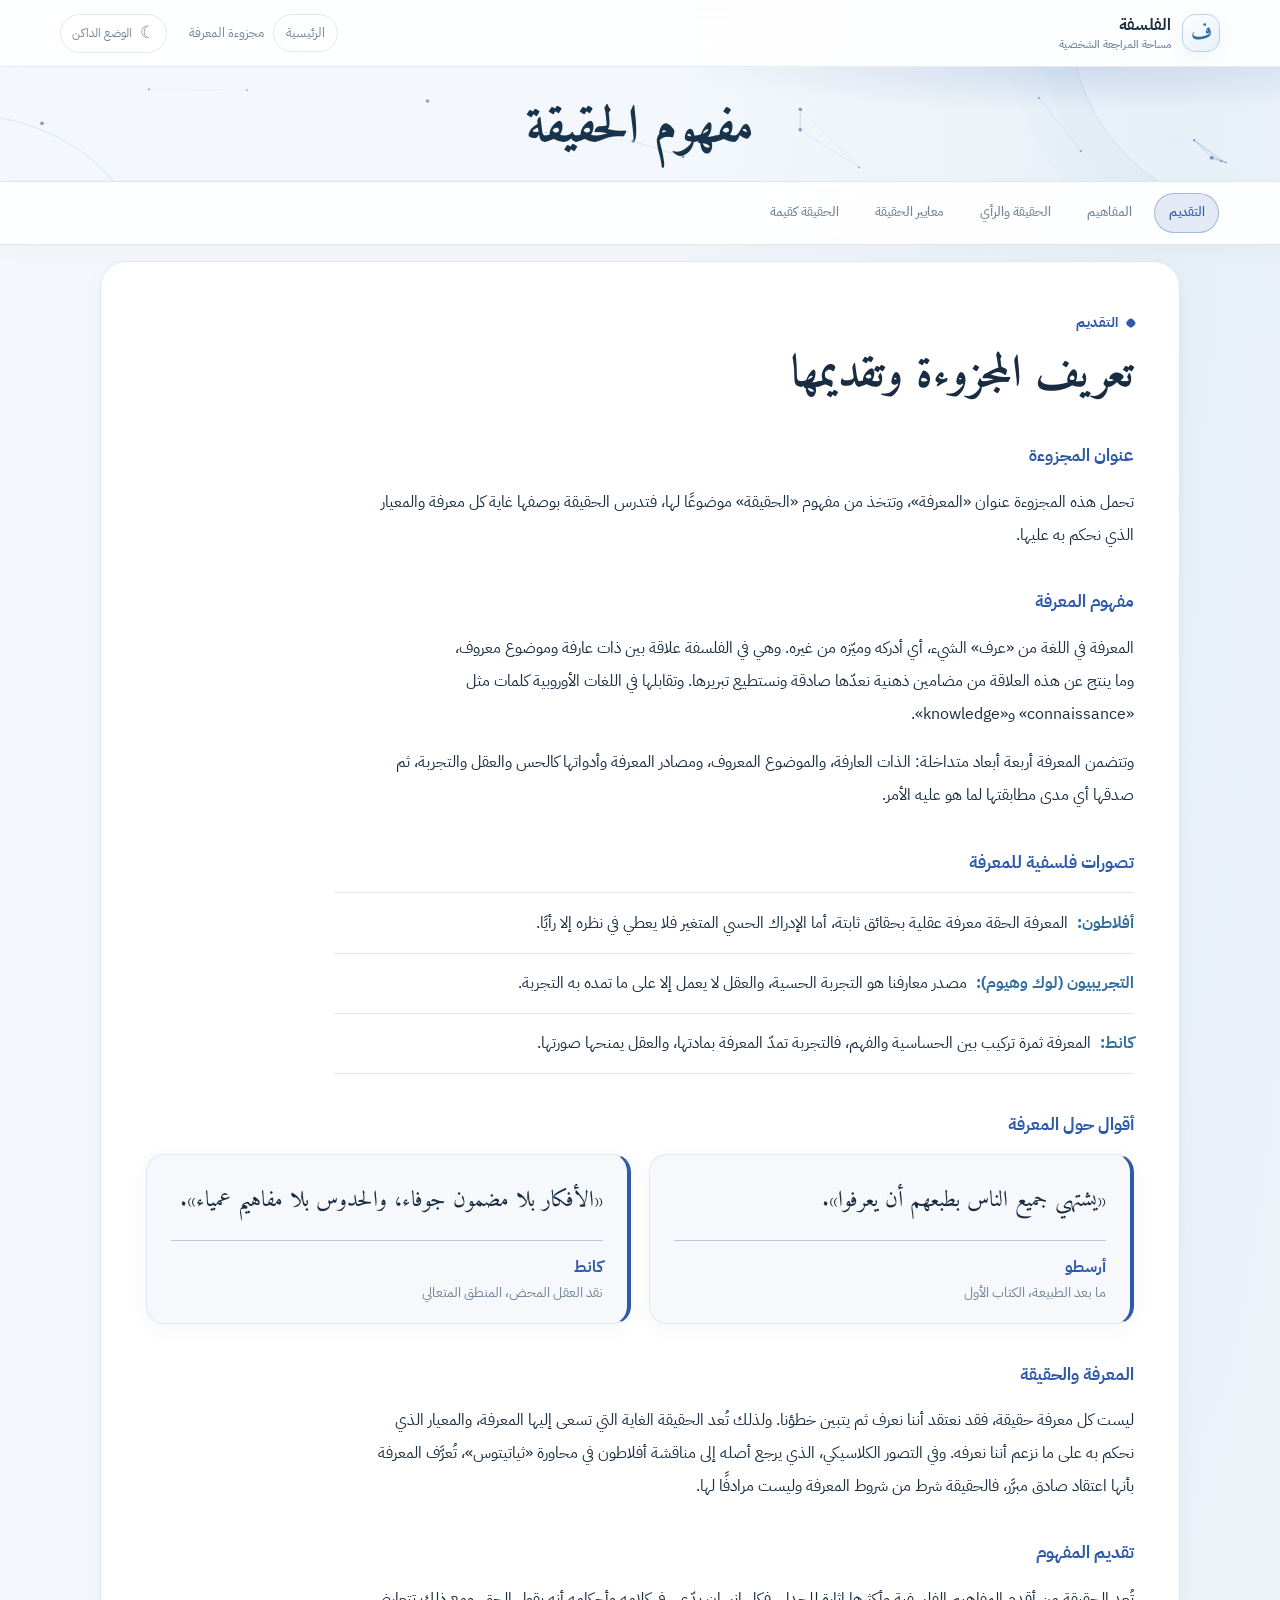
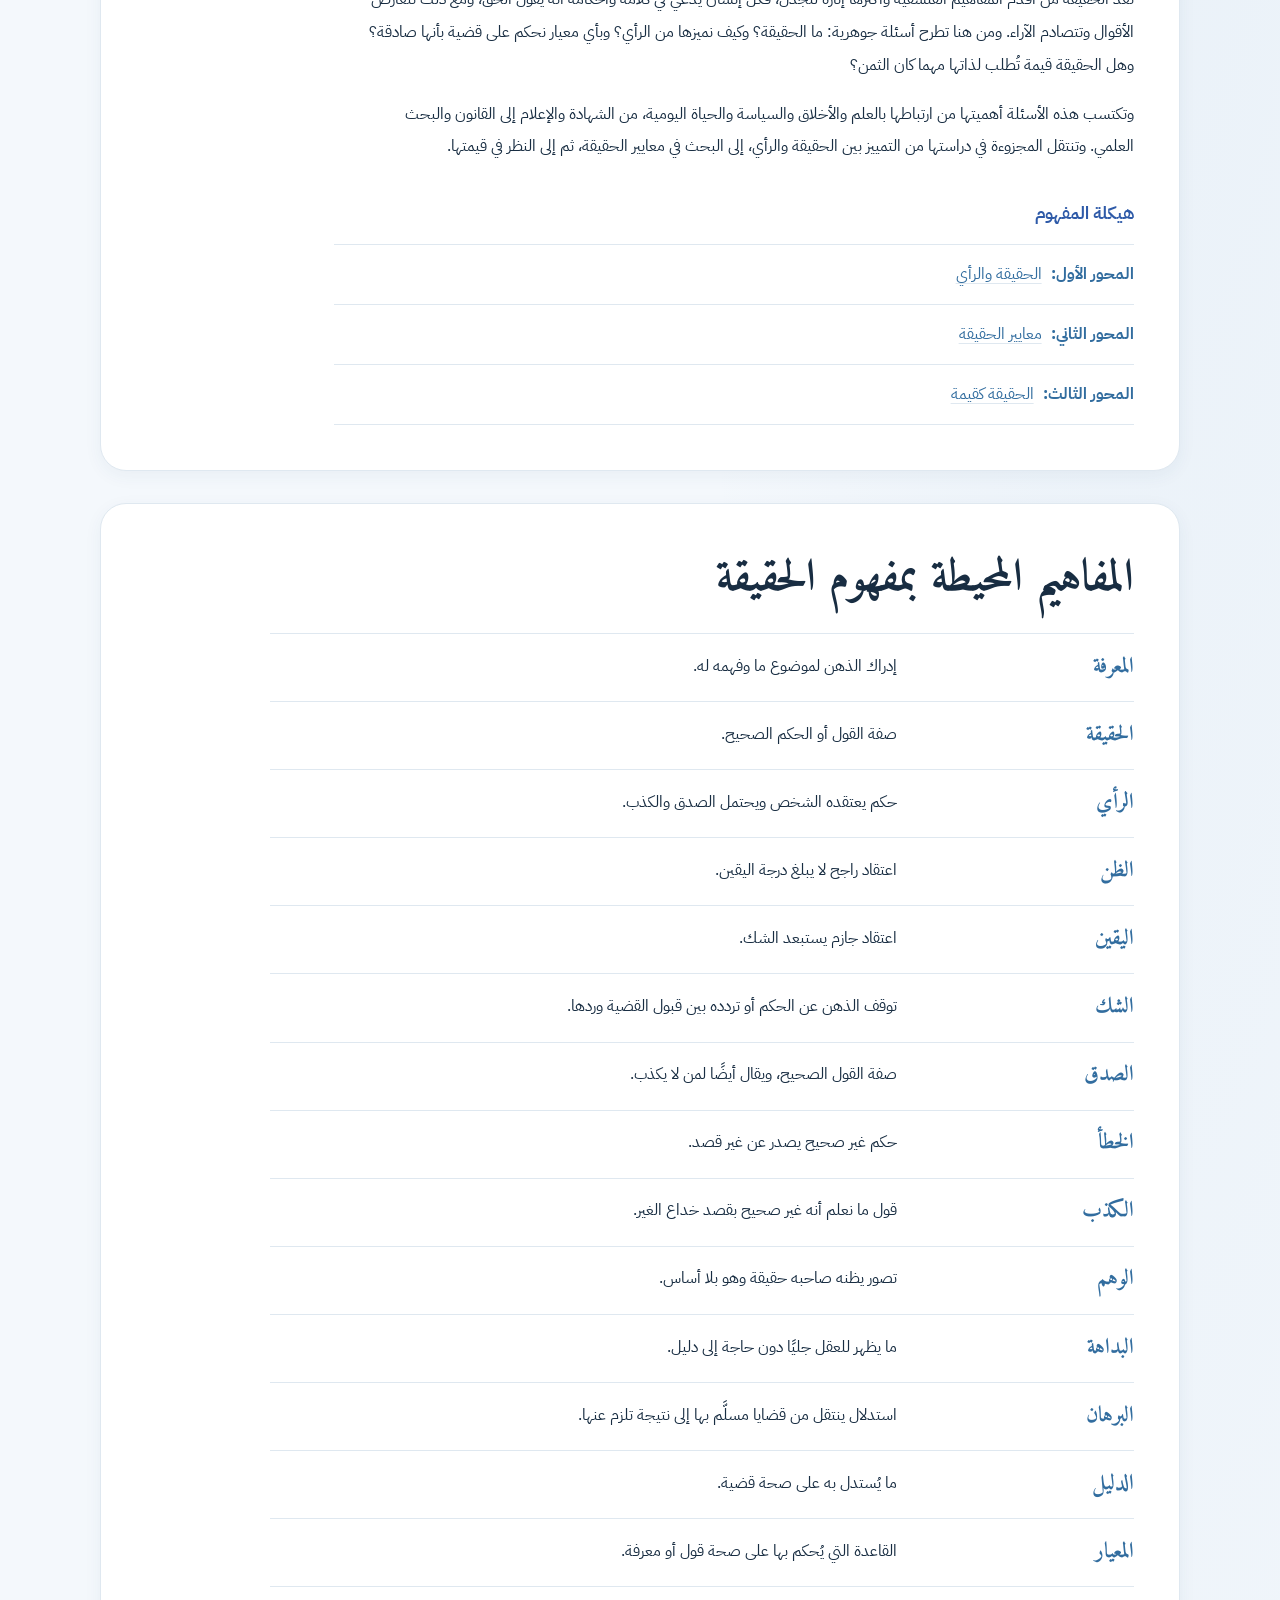
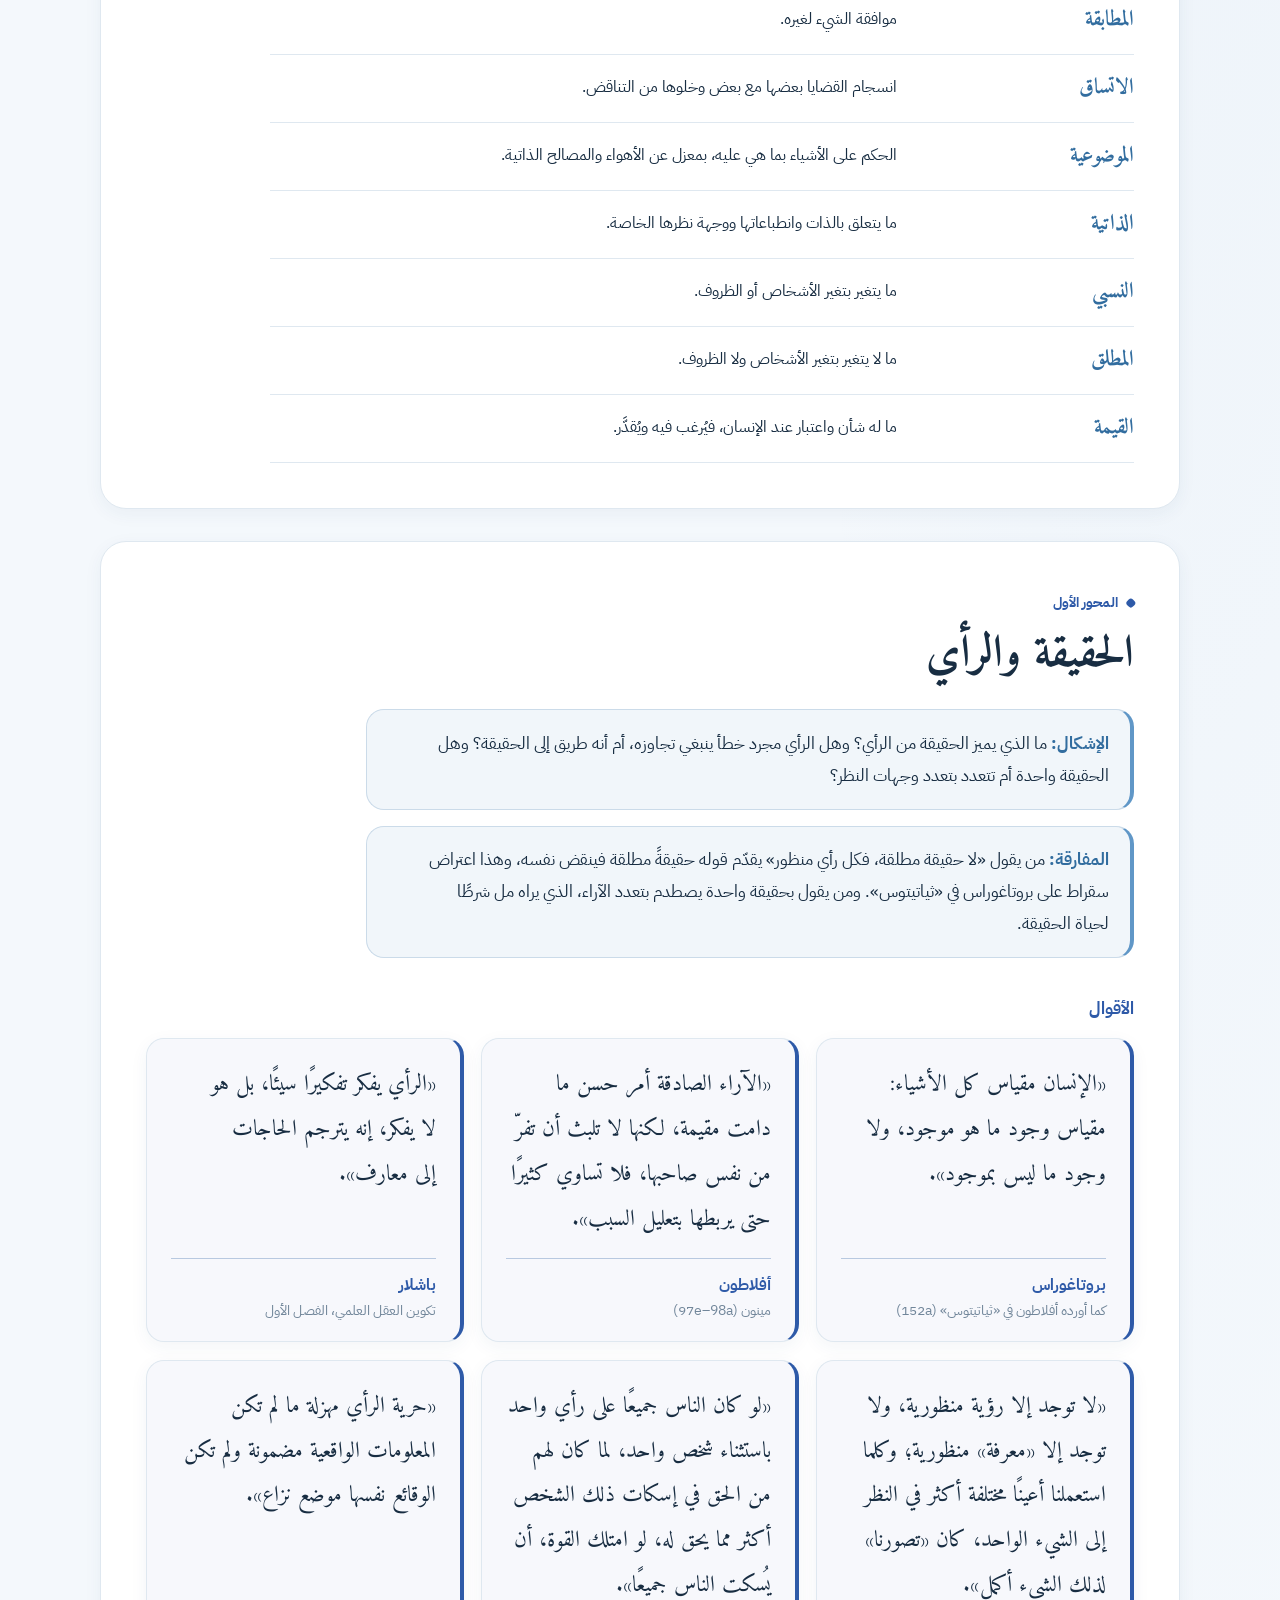
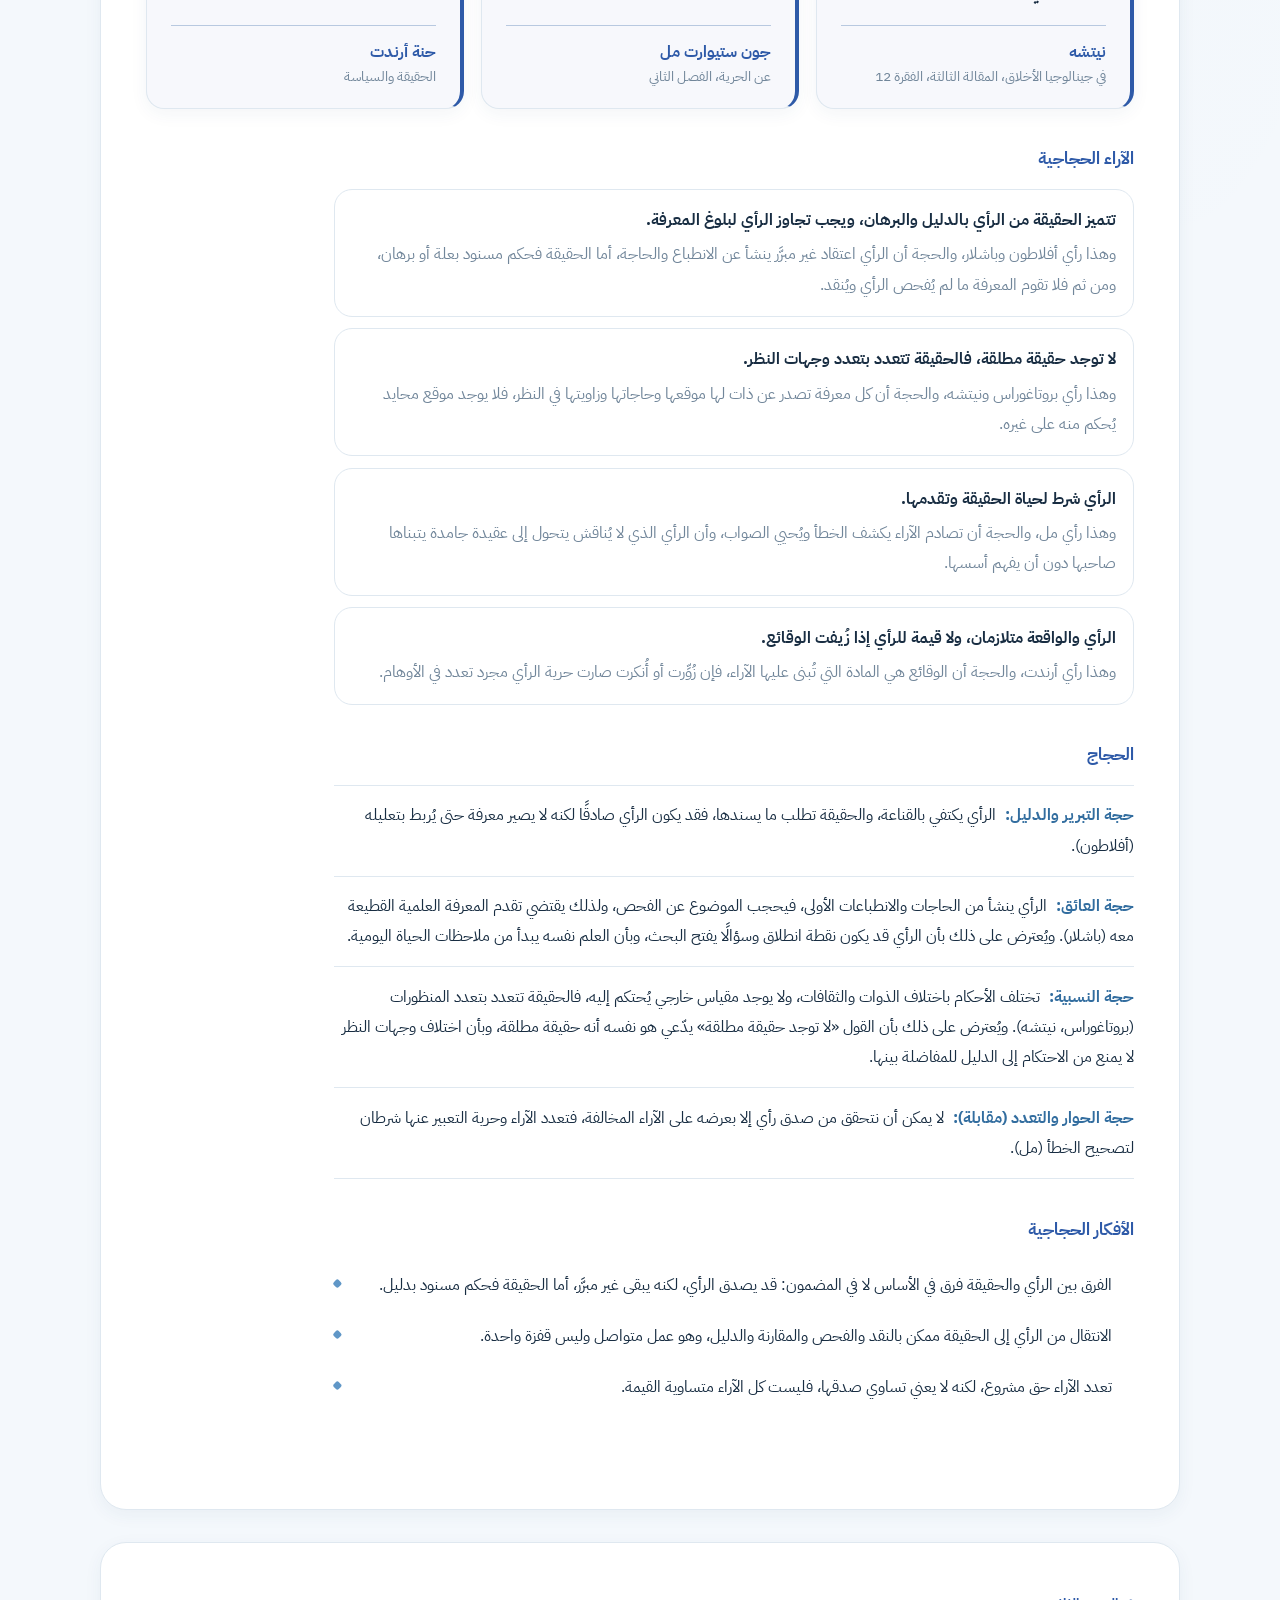
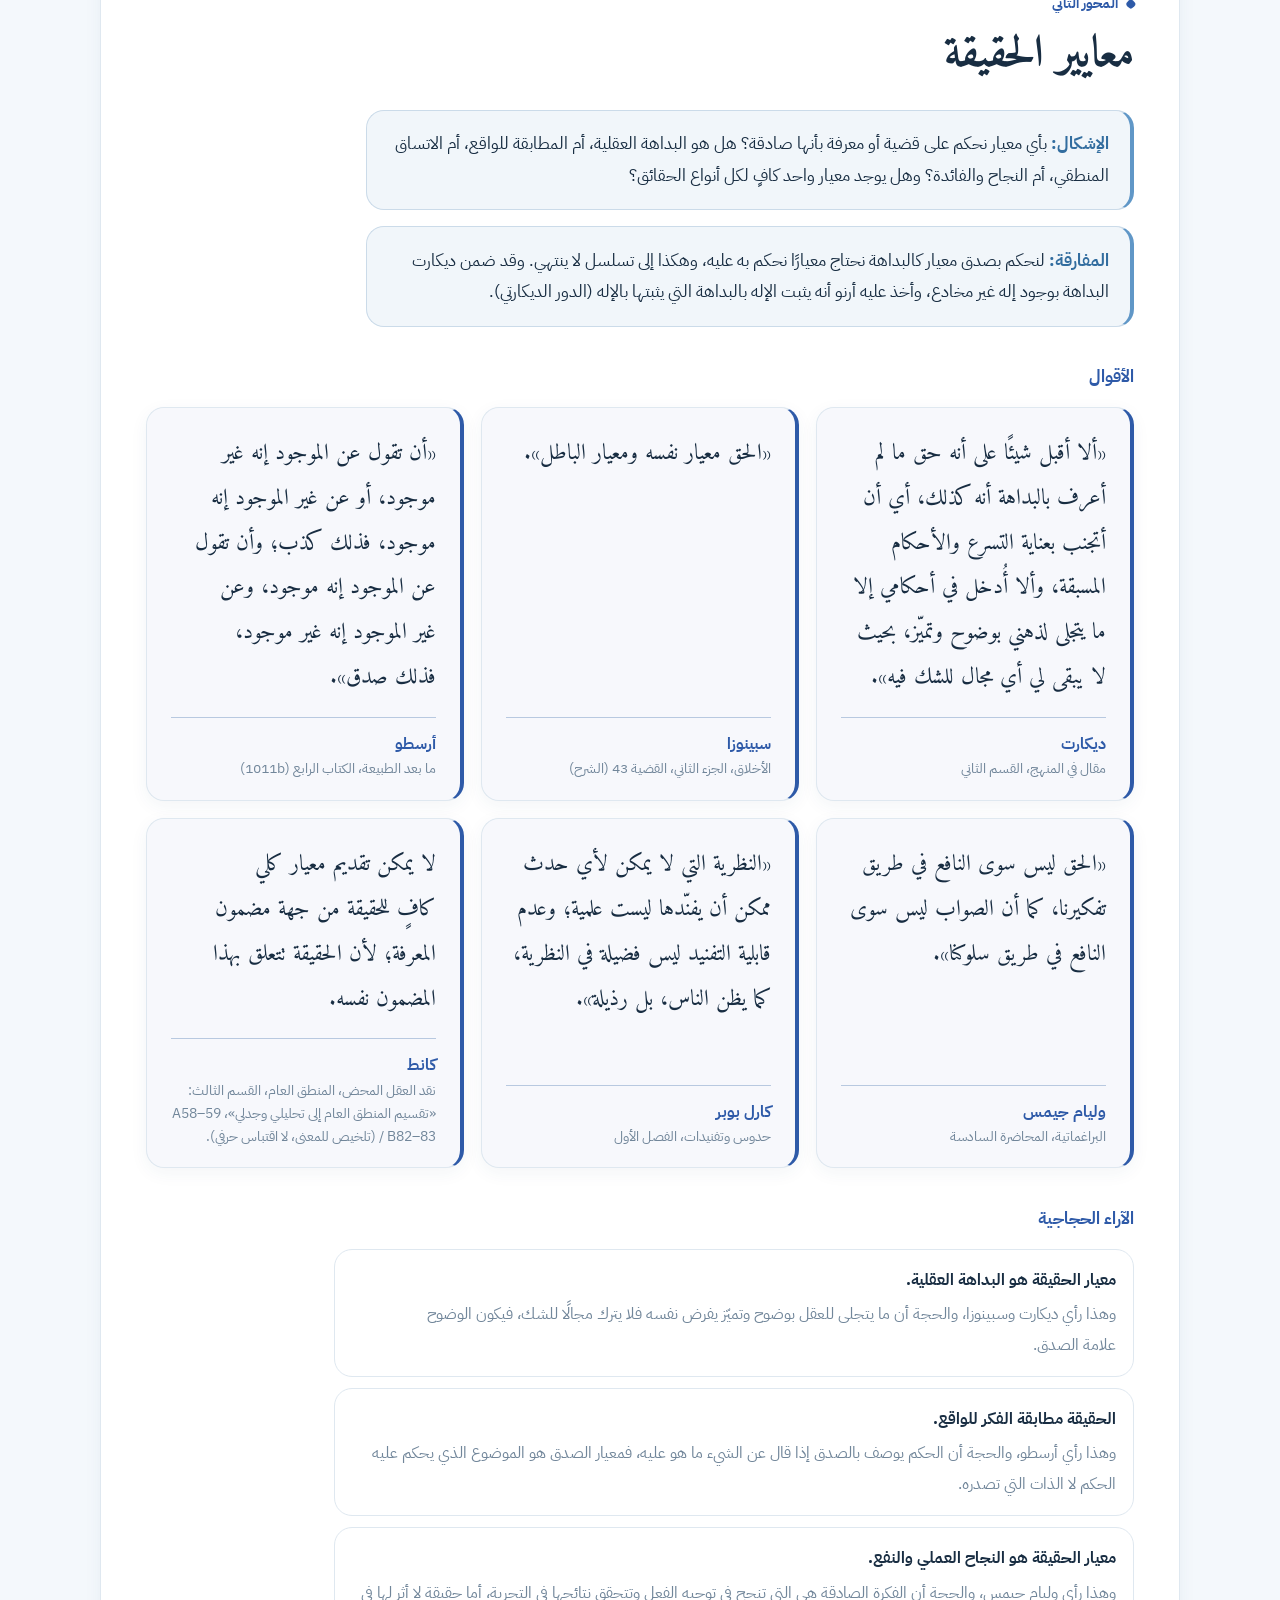
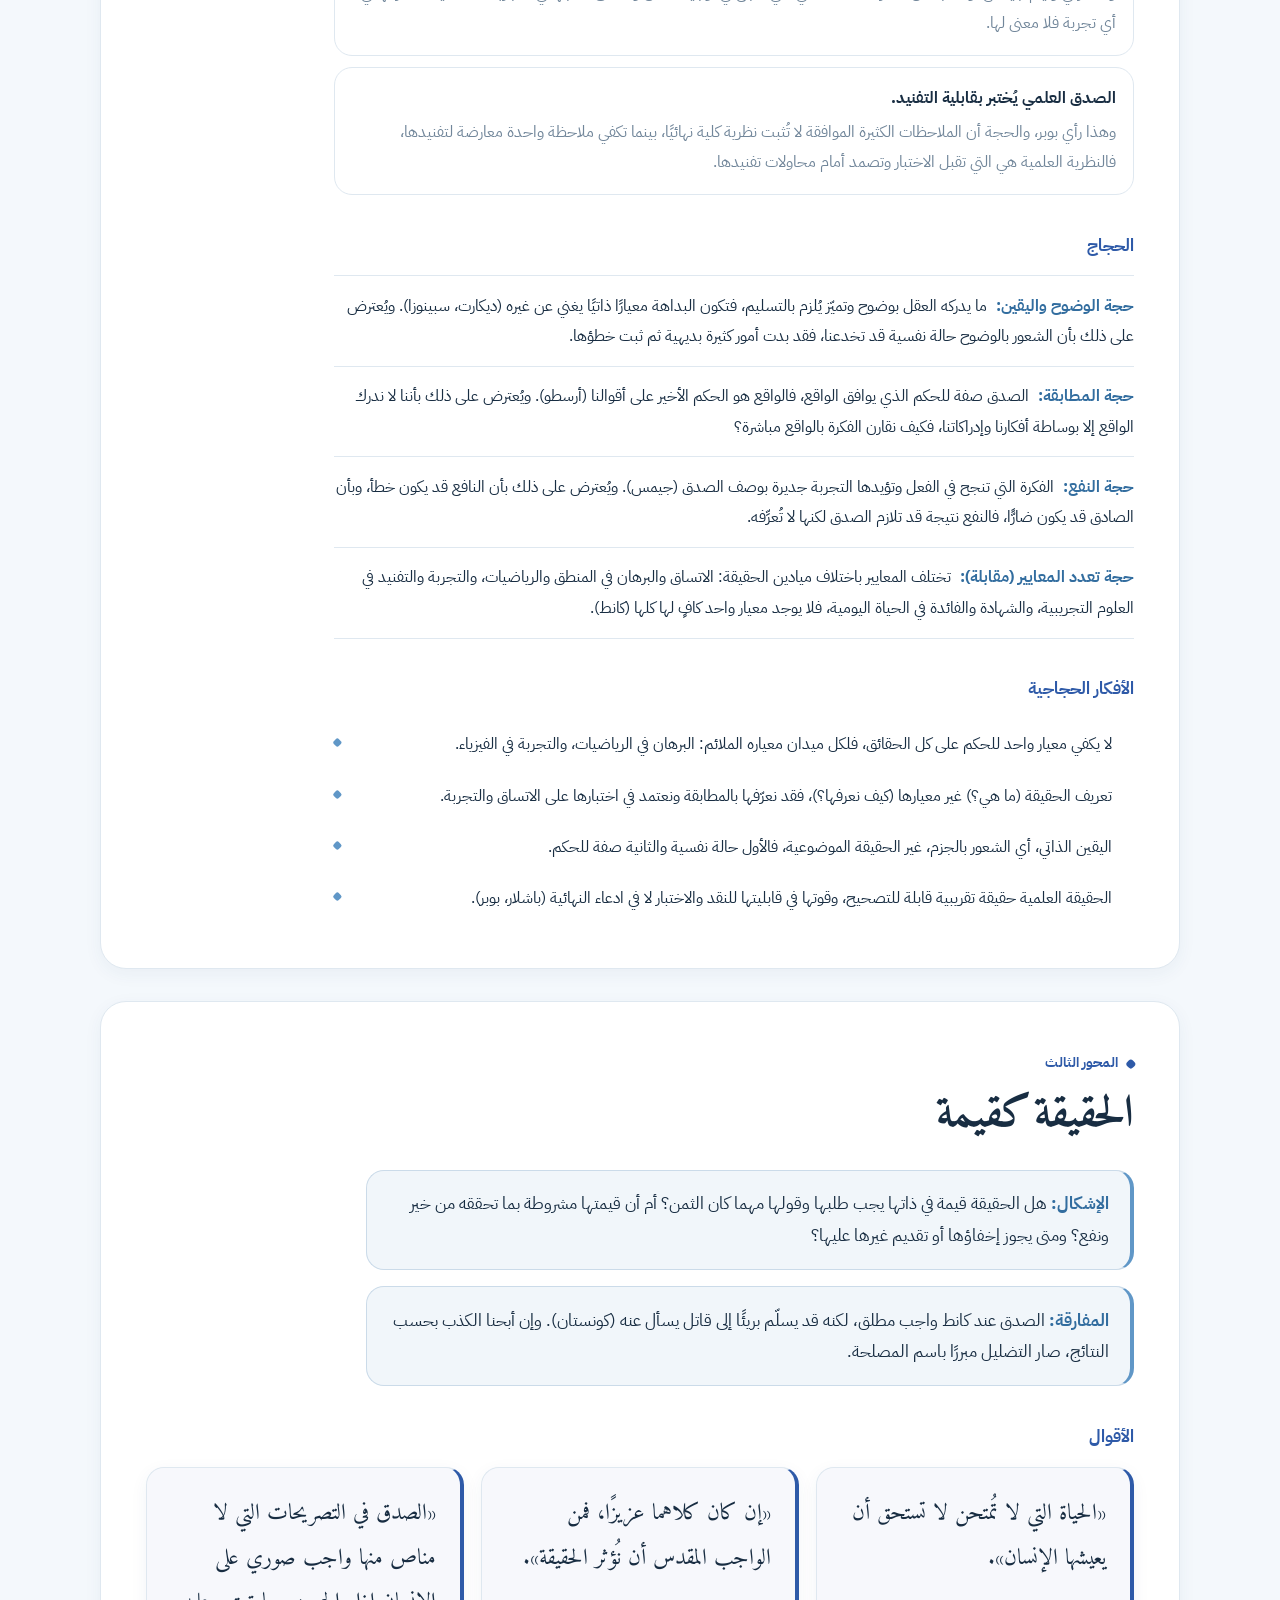
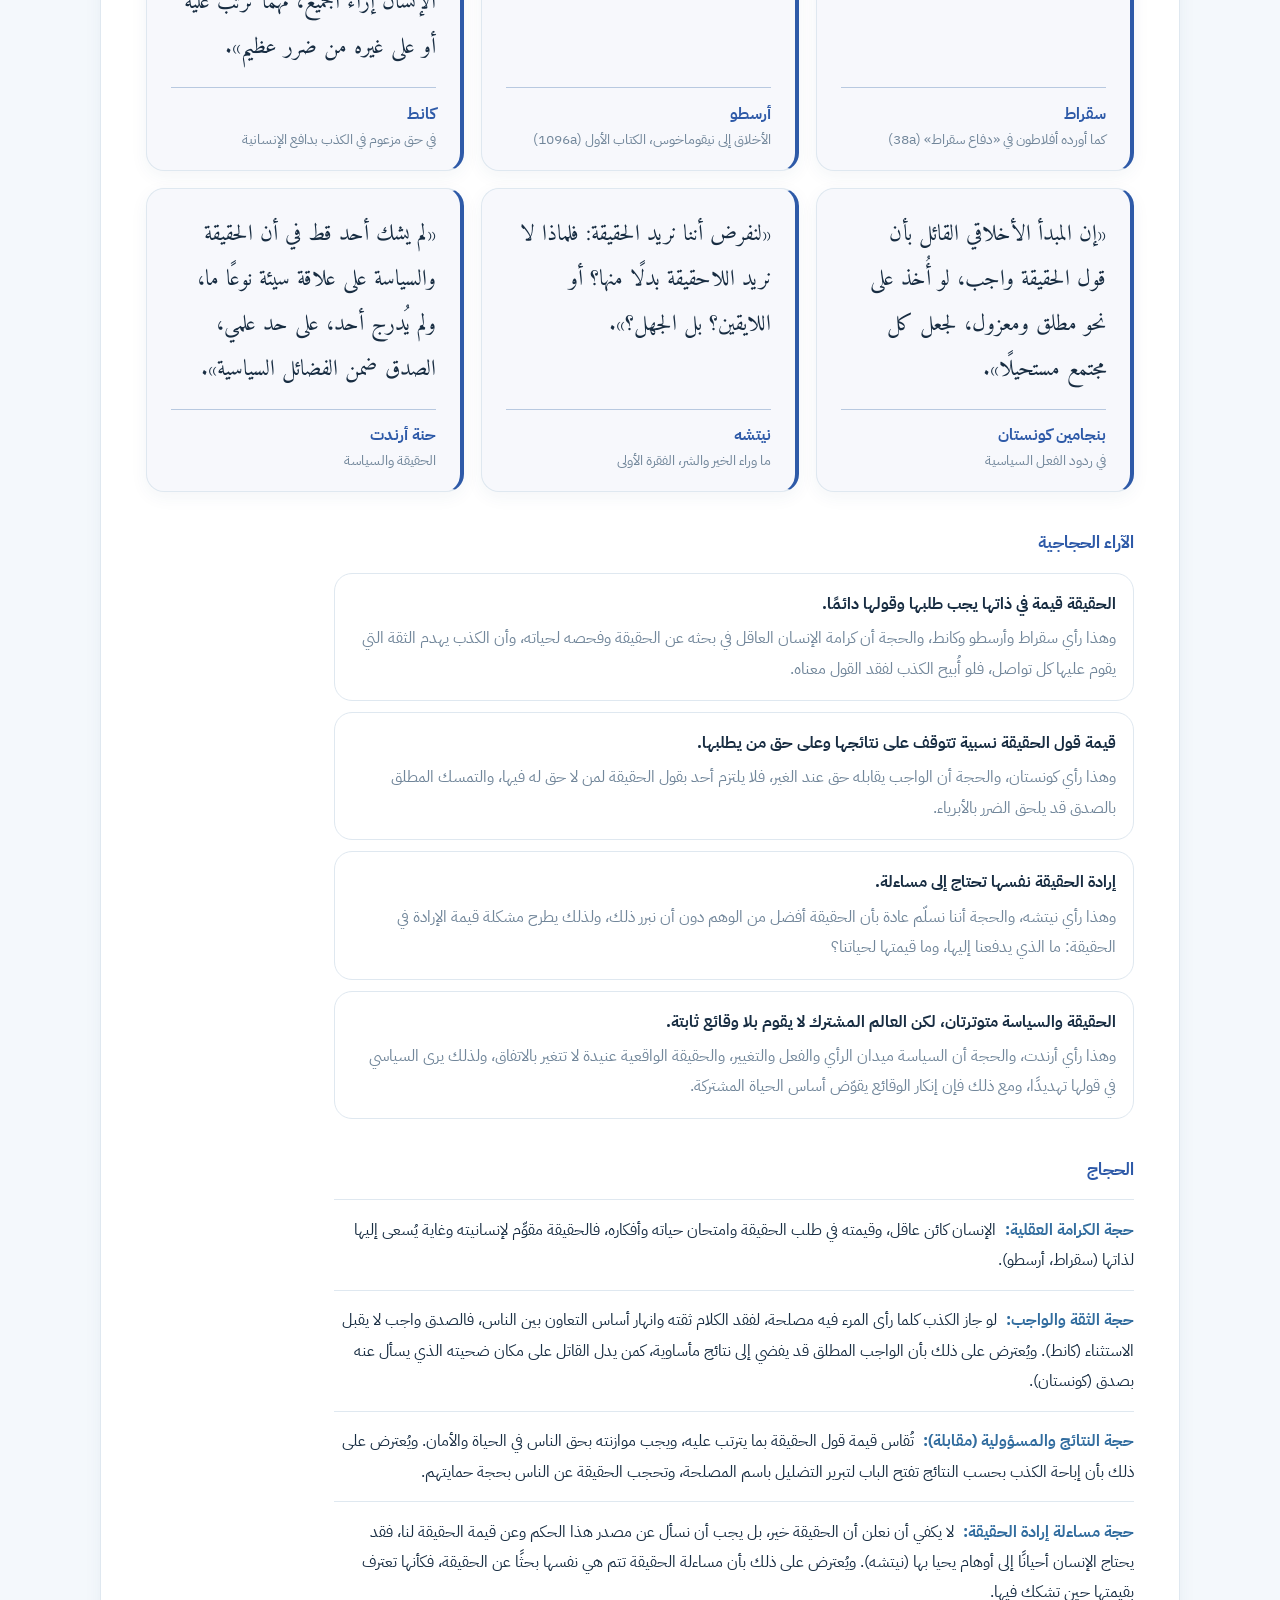
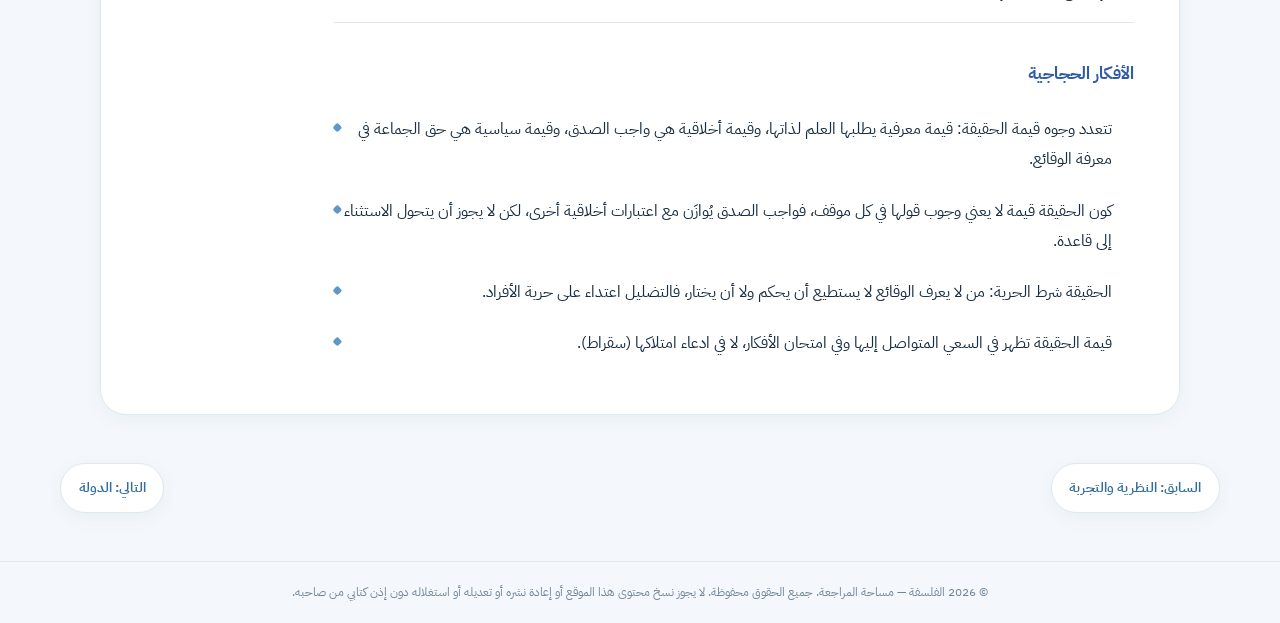
<file: content/u2-s2.html>
<!doctype html>
<html lang="ar" dir="rtl" data-origin="PHL-C88920325B7DD9DB">
<head>
<meta charset="utf-8">
<meta name="viewport" content="width=device-width,initial-scale=1">
<script>
(() => {
  try {
    const saved = localStorage.getItem("philo-theme");
    const systemDark = window.matchMedia && window.matchMedia("(prefers-color-scheme: dark)").matches;
    document.documentElement.dataset.theme = saved || (systemDark ? "dark" : "light");
  } catch (_) { document.documentElement.dataset.theme = "light"; }
})();
</script>

<title>الحقيقة · المعرفة</title>
<meta name="description" content="درس مفهوم الحقيقة في مجزوءة المعرفة: الحقيقة والرأي، معايير الحقيقة، والحقيقة باعتبارها قيمة.">
<link rel="canonical" href="https://abdellahriyaf.github.io/philo/content/u2-s2.html">
<meta property="og:type" content="website">
<meta property="og:locale" content="ar_MA">
<meta property="og:title" content="مفهوم الحقيقة | الفلسفة - المعرفة">
<meta property="og:description" content="درس مفهوم الحقيقة في مجزوءة المعرفة: الحقيقة والرأي، معايير الحقيقة، والحقيقة باعتبارها قيمة.">
<meta property="og:url" content="https://abdellahriyaf.github.io/philo/content/u2-s2.html">
<meta name="twitter:card" content="summary">
<meta name="twitter:title" content="مفهوم الحقيقة | الفلسفة - المعرفة">
<meta name="twitter:description" content="درس مفهوم الحقيقة في مجزوءة المعرفة: الحقيقة والرأي، معايير الحقيقة، والحقيقة باعتبارها قيمة.">
<link rel="preconnect" href="https://fonts.googleapis.com"><link rel="preconnect" href="https://fonts.gstatic.com" crossorigin><link href="https://fonts.googleapis.com/css2?family=Amiri:wght@400;700&family=IBM+Plex+Sans+Arabic:wght@400;500;600;700&display=swap" rel="stylesheet">
<link rel="stylesheet" href="../assets/site.css">
<meta name="author" content="الفلسفة — مساحة المراجعة">
<meta name="copyright" content="© 2026 الفلسفة — مساحة المراجعة. All rights reserved.">
<!-- © 2026 الفلسفة — مساحة المراجعة. All rights reserved. Unauthorized copying, republishing or modification is prohibited. Origin ID: PHL-C88920325B7DD9DB -->
<link rel="icon" href="/philo/favicon.ico" sizes="48x48">
<link rel="icon" href="/philo/favicon.svg" type="image/svg+xml">
<link rel="apple-touch-icon" href="/philo/apple-touch-icon.png">
<link rel="manifest" href="/philo/site.webmanifest">
</head>
<body style="--c:#2e5aa8">
<div class="sitebar"><div class="wrap"><a href="../index.html">الرئيسية</a><span>/ مجزوءة المعرفة</span></div></div>
<header class="hero">
  <div class="wrap">
    <h1>مفهوم الحقيقة</h1>
    <p class="lede">المفاهيم المحيطة بالحقيقة، ثم محاورها الثلاثة: الحقيقة والرأي، ومعايير الحقيقة، والحقيقة كقيمة، مع أقوال الفلاسفة والآراء الحجاجية والحجج لكل محور.</p>
  </div>
</header>
<nav class="topnav" aria-label="التنقل داخل الصفحة"><div class="wrap"><ul><li><a href="#intro">التقديم</a></li><li><a href="#concepts">المفاهيم</a></li><li><a href="#axis-1">الحقيقة والرأي</a></li><li><a href="#axis-2">معايير الحقيقة</a></li><li><a href="#axis-3">الحقيقة كقيمة</a></li></ul></div></nav>

<main id="main">
<section id="intro" class="block intro-block">
  <div class="wrap">
    <p class="kicker">التقديم</p>
    <h2>تعريف المجزوءة وتقديمها</h2>

    <h3>عنوان المجزوءة</h3>
    <div class="prose">
      <p>تحمل هذه المجزوءة عنوان «المعرفة»، وتتخذ من مفهوم «الحقيقة» موضوعًا لها، فتدرس الحقيقة بوصفها غاية كل معرفة والمعيار الذي نحكم به عليها.</p>
    </div>

    <h3>مفهوم المعرفة</h3>
    <div class="prose">
      <p>المعرفة في اللغة من «عرف» الشيء، أي أدركه وميّزه من غيره. وهي في الفلسفة علاقة بين ذات عارفة وموضوع معروف، وما ينتج عن هذه العلاقة من مضامين ذهنية نعدّها صادقة ونستطيع تبريرها. وتقابلها في اللغات الأوروبية كلمات مثل «connaissance» و«knowledge».</p>
      <p>وتتضمن المعرفة أربعة أبعاد متداخلة: الذات العارفة، والموضوع المعروف، ومصادر المعرفة وأدواتها كالحس والعقل والتجربة، ثم صدقها أي مدى مطابقتها لما هو عليه الأمر.</p>
    </div>

    <h3>تصورات فلسفية للمعرفة</h3>
    <ul class="args">
      <li><span class="label">أفلاطون:</span> المعرفة الحقة معرفة عقلية بحقائق ثابتة، أما الإدراك الحسي المتغير فلا يعطي في نظره إلا رأيًا.</li>
      <li><span class="label">التجريبيون (لوك وهيوم):</span> مصدر معارفنا هو التجربة الحسية، والعقل لا يعمل إلا على ما تمده به التجربة.</li>
      <li><span class="label">كانط:</span> المعرفة ثمرة تركيب بين الحساسية والفهم، فالتجربة تمدّ المعرفة بمادتها، والعقل يمنحها صورتها.</li>
    </ul>

    <h3>أقوال حول المعرفة</h3>
    <ol class="quotes">
      <li>
        <p class="qtext">«يشتهي جميع الناس بطبعهم أن يعرفوا».</p>
        <p class="qsrc"><b>أرسطو</b><br>ما بعد الطبيعة، الكتاب الأول</p>
      </li>
      <li>
        <p class="qtext">«الأفكار بلا مضمون جوفاء، والحدوس بلا مفاهيم عمياء».</p>
        <p class="qsrc"><b>كانط</b><br>نقد العقل المحض، المنطق المتعالي</p>
      </li>
    </ol>

    <h3>المعرفة والحقيقة</h3>
    <div class="prose">
      <p>ليست كل معرفة حقيقة، فقد نعتقد أننا نعرف ثم يتبين خطؤنا. ولذلك تُعد الحقيقة الغاية التي تسعى إليها المعرفة، والمعيار الذي نحكم به على ما نزعم أننا نعرفه. وفي التصور الكلاسيكي، الذي يرجع أصله إلى مناقشة أفلاطون في محاورة «ثياتيتوس»، تُعرَّف المعرفة بأنها اعتقاد صادق مبرَّر، فالحقيقة شرط من شروط المعرفة وليست مرادفًا لها.</p>
    </div>

    <h3>تقديم المفهوم</h3>
    <div class="prose">
      <p>تُعد الحقيقة من أقدم المفاهيم الفلسفية وأكثرها إثارة للجدل، فكل إنسان يدّعي في كلامه وأحكامه أنه يقول الحق، ومع ذلك تتعارض الأقوال وتتصادم الآراء. ومن هنا تطرح أسئلة جوهرية: ما الحقيقة؟ وكيف نميزها من الرأي؟ وبأي معيار نحكم على قضية بأنها صادقة؟ وهل الحقيقة قيمة تُطلب لذاتها مهما كان الثمن؟</p>
      <p>وتكتسب هذه الأسئلة أهميتها من ارتباطها بالعلم والأخلاق والسياسة والحياة اليومية، من الشهادة والإعلام إلى القانون والبحث العلمي. وتنتقل المجزوءة في دراستها من التمييز بين الحقيقة والرأي، إلى البحث في معايير الحقيقة، ثم إلى النظر في قيمتها.</p>
    </div>
  
    <h3>هيكلة المفهوم</h3>
    <ul class="args">
      <li><span class="label">المحور الأول:</span> <a href="#axis-1">الحقيقة والرأي</a></li>
      <li><span class="label">المحور الثاني:</span> <a href="#axis-2">معايير الحقيقة</a></li>
      <li><span class="label">المحور الثالث:</span> <a href="#axis-3">الحقيقة كقيمة</a></li>
    </ul>
  </div>
</section>

<section id="concepts" class="block concepts-block">
  <div class="wrap">
    <h2>المفاهيم المحيطة بمفهوم الحقيقة</h2>
    <dl class="concepts">
      <div class="concept"><dt>المعرفة</dt><dd>إدراك الذهن لموضوع ما وفهمه له.</dd></div>
      <div class="concept"><dt>الحقيقة</dt><dd>صفة القول أو الحكم الصحيح.</dd></div>
      <div class="concept"><dt>الرأي</dt><dd>حكم يعتقده الشخص ويحتمل الصدق والكذب.</dd></div>
      <div class="concept"><dt>الظن</dt><dd>اعتقاد راجح لا يبلغ درجة اليقين.</dd></div>
      <div class="concept"><dt>اليقين</dt><dd>اعتقاد جازم يستبعد الشك.</dd></div>
      <div class="concept"><dt>الشك</dt><dd>توقف الذهن عن الحكم أو تردده بين قبول القضية وردها.</dd></div>
      <div class="concept"><dt>الصدق</dt><dd>صفة القول الصحيح، ويقال أيضًا لمن لا يكذب.</dd></div>
      <div class="concept"><dt>الخطأ</dt><dd>حكم غير صحيح يصدر عن غير قصد.</dd></div>
      <div class="concept"><dt>الكذب</dt><dd>قول ما نعلم أنه غير صحيح بقصد خداع الغير.</dd></div>
      <div class="concept"><dt>الوهم</dt><dd>تصور يظنه صاحبه حقيقة وهو بلا أساس.</dd></div>
      <div class="concept"><dt>البداهة</dt><dd>ما يظهر للعقل جليًا دون حاجة إلى دليل.</dd></div>
      <div class="concept"><dt>البرهان</dt><dd>استدلال ينتقل من قضايا مسلَّم بها إلى نتيجة تلزم عنها.</dd></div>
      <div class="concept"><dt>الدليل</dt><dd>ما يُستدل به على صحة قضية.</dd></div>
      <div class="concept"><dt>المعيار</dt><dd>القاعدة التي يُحكم بها على صحة قول أو معرفة.</dd></div>
      <div class="concept"><dt>المطابقة</dt><dd>موافقة الشيء لغيره.</dd></div>
      <div class="concept"><dt>الاتساق</dt><dd>انسجام القضايا بعضها مع بعض وخلوها من التناقض.</dd></div>
      <div class="concept"><dt>الموضوعية</dt><dd>الحكم على الأشياء بما هي عليه، بمعزل عن الأهواء والمصالح الذاتية.</dd></div>
      <div class="concept"><dt>الذاتية</dt><dd>ما يتعلق بالذات وانطباعاتها ووجهة نظرها الخاصة.</dd></div>
      <div class="concept"><dt>النسبي</dt><dd>ما يتغير بتغير الأشخاص أو الظروف.</dd></div>
      <div class="concept"><dt>المطلق</dt><dd>ما لا يتغير بتغير الأشخاص ولا الظروف.</dd></div>
      <div class="concept"><dt>القيمة</dt><dd>ما له شأن واعتبار عند الإنسان، فيُرغب فيه ويُقدَّر.</dd></div>
    </dl>
  </div>
</section>

<section id="axis-1" class="block axis-1">
  <div class="wrap">
    <p class="kicker">المحور الأول</p>
    <h2>الحقيقة والرأي</h2>

    <div class="problem">
      <p><strong>الإشكال:</strong> ما الذي يميز الحقيقة من الرأي؟ وهل الرأي مجرد خطأ ينبغي تجاوزه، أم أنه طريق إلى الحقيقة؟ وهل الحقيقة واحدة أم تتعدد بتعدد وجهات النظر؟</p>
    </div>

    <div class="problem paradox"><p><strong>المفارقة:</strong> من يقول «لا حقيقة مطلقة، فكل رأي منظور» يقدّم قوله حقيقةً مطلقة فينقض نفسه، وهذا اعتراض سقراط على بروتاغوراس في «ثياتيتوس». ومن يقول بحقيقة واحدة يصطدم بتعدد الآراء، الذي يراه مل شرطًا لحياة الحقيقة.</p></div>

<h3>الأقوال</h3>
    <ol class="quotes">
      <li>
        <p class="qtext">«الإنسان مقياس كل الأشياء: مقياس وجود ما هو موجود، ولا وجود ما ليس بموجود».</p>
        <p class="qsrc"><b>بروتاغوراس</b><br>كما أورده أفلاطون في «ثياتيتوس» (152a)</p>
      </li>
      <li>
        <p class="qtext">«الآراء الصادقة أمر حسن ما دامت مقيمة، لكنها لا تلبث أن تفرّ من نفس صاحبها، فلا تساوي كثيرًا حتى يربطها بتعليل السبب».</p>
        <p class="qsrc"><b>أفلاطون</b><br>مينون (97e–98a)</p>
      </li>
      <li>
        <p class="qtext">«الرأي يفكر تفكيرًا سيئًا، بل هو لا يفكر، إنه يترجم الحاجات إلى معارف».</p>
        <p class="qsrc"><b>باشلار</b><br>تكوين العقل العلمي، الفصل الأول</p>
      </li>
      <li>
        <p class="qtext">«لا توجد إلا رؤية منظورية، ولا توجد إلا «معرفة» منظورية؛ وكلما استعملنا أعينًا مختلفة أكثر في النظر إلى الشيء الواحد، كان «تصورنا» لذلك الشيء أكمل».</p>
        <p class="qsrc"><b>نيتشه</b><br>في جينالوجيا الأخلاق، المقالة الثالثة، الفقرة 12</p>
      </li>
      <li>
        <p class="qtext">«لو كان الناس جميعًا على رأي واحد باستثناء شخص واحد، لما كان لهم من الحق في إسكات ذلك الشخص أكثر مما يحق له، لو امتلك القوة، أن يُسكت الناس جميعًا».</p>
        <p class="qsrc"><b>جون ستيوارت مل</b><br>عن الحرية، الفصل الثاني</p>
      </li>
      <li>
        <p class="qtext">«حرية الرأي مهزلة ما لم تكن المعلومات الواقعية مضمونة ولم تكن الوقائع نفسها موضع نزاع».</p>
        <p class="qsrc"><b>حنة أرندت</b><br>الحقيقة والسياسة</p>
      </li>
    </ol>

    <h3>الآراء الحجاجية</h3>
    <ul class="theses">
      <li>
        <strong>تتميز الحقيقة من الرأي بالدليل والبرهان، ويجب تجاوز الرأي لبلوغ المعرفة.</strong>
        <p>وهذا رأي أفلاطون وباشلار، والحجة أن الرأي اعتقاد غير مبرَّر ينشأ عن الانطباع والحاجة، أما الحقيقة فحكم مسنود بعلة أو برهان، ومن ثم فلا تقوم المعرفة ما لم يُفحص الرأي ويُنقد.</p>
      </li>
      <li>
        <strong>لا توجد حقيقة مطلقة، فالحقيقة تتعدد بتعدد وجهات النظر.</strong>
        <p>وهذا رأي بروتاغوراس ونيتشه، والحجة أن كل معرفة تصدر عن ذات لها موقعها وحاجاتها وزاويتها في النظر، فلا يوجد موقع محايد يُحكم منه على غيره.</p>
      </li>
      <li>
        <strong>الرأي شرط لحياة الحقيقة وتقدمها.</strong>
        <p>وهذا رأي مل، والحجة أن تصادم الآراء يكشف الخطأ ويُحيي الصواب، وأن الرأي الذي لا يُناقش يتحول إلى عقيدة جامدة يتبناها صاحبها دون أن يفهم أسسها.</p>
      </li>
      <li>
        <strong>الرأي والواقعة متلازمان، ولا قيمة للرأي إذا زُيفت الوقائع.</strong>
        <p>وهذا رأي أرندت، والحجة أن الوقائع هي المادة التي تُبنى عليها الآراء، فإن زُوِّرت أو أُنكرت صارت حرية الرأي مجرد تعدد في الأوهام.</p>
      </li>
    </ul>

    <h3>الحجاج</h3>
    <ul class="args">
      <li><span class="label">حجة التبرير والدليل:</span> الرأي يكتفي بالقناعة، والحقيقة تطلب ما يسندها، فقد يكون الرأي صادقًا لكنه لا يصير معرفة حتى يُربط بتعليله (أفلاطون).</li>
      <li><span class="label">حجة العائق:</span> الرأي ينشأ من الحاجات والانطباعات الأولى، فيحجب الموضوع عن الفحص، ولذلك يقتضي تقدم المعرفة العلمية القطيعة معه (باشلار). ويُعترض على ذلك بأن الرأي قد يكون نقطة انطلاق وسؤالًا يفتح البحث، وبأن العلم نفسه يبدأ من ملاحظات الحياة اليومية.</li>
      <li><span class="label">حجة النسبية:</span> تختلف الأحكام باختلاف الذوات والثقافات، ولا يوجد مقياس خارجي يُحتكم إليه، فالحقيقة تتعدد بتعدد المنظورات (بروتاغوراس، نيتشه). ويُعترض على ذلك بأن القول «لا توجد حقيقة مطلقة» يدّعي هو نفسه أنه حقيقة مطلقة، وبأن اختلاف وجهات النظر لا يمنع من الاحتكام إلى الدليل للمفاضلة بينها.</li>
      <li><span class="label">حجة الحوار والتعدد (مقابلة):</span> لا يمكن أن نتحقق من صدق رأي إلا بعرضه على الآراء المخالفة، فتعدد الآراء وحرية التعبير عنها شرطان لتصحيح الخطأ (مل).</li>
    </ul>

    <h3>الأفكار الحجاجية</h3>
    <ul class="ideas">
      <li>الفرق بين الرأي والحقيقة فرق في الأساس لا في المضمون: قد يصدق الرأي، لكنه يبقى غير مبرَّر، أما الحقيقة فحكم مسنود بدليل.</li>
      <li>الانتقال من الرأي إلى الحقيقة ممكن بالنقد والفحص والمقارنة والدليل، وهو عمل متواصل وليس قفزة واحدة.</li>
      <li>تعدد الآراء حق مشروع، لكنه لا يعني تساوي صدقها، فليست كل الآراء متساوية القيمة.</li>
      <li>يجب التمييز بين الوقائع التي لا تقبل التفاوض والتأويلات التي تقبل الاختلاف (أرندت).</li>
    </ul>
  </div>
</section>

<section id="axis-2" class="block axis-2">
  <div class="wrap">
    <p class="kicker">المحور الثاني</p>
    <h2>معايير الحقيقة</h2>

    <div class="problem">
      <p><strong>الإشكال:</strong> بأي معيار نحكم على قضية أو معرفة بأنها صادقة؟ هل هو البداهة العقلية، أم المطابقة للواقع، أم الاتساق المنطقي، أم النجاح والفائدة؟ وهل يوجد معيار واحد كافٍ لكل أنواع الحقائق؟</p>
    </div>

    <div class="problem paradox"><p><strong>المفارقة:</strong> لنحكم بصدق معيار كالبداهة نحتاج معيارًا نحكم به عليه، وهكذا إلى تسلسل لا ينتهي. وقد ضمن ديكارت البداهة بوجود إله غير مخادع، وأخذ عليه أرنو أنه يثبت الإله بالبداهة التي يثبتها بالإله (الدور الديكارتي).</p></div>

<h3>الأقوال</h3>
    <ol class="quotes">
      <li>
        <p class="qtext">«ألا أقبل شيئًا على أنه حق ما لم أعرف بالبداهة أنه كذلك، أي أن أتجنب بعناية التسرع والأحكام المسبقة، وألا أُدخل في أحكامي إلا ما يتجلى لذهني بوضوح وتميّز، بحيث لا يبقى لي أي مجال للشك فيه».</p>
        <p class="qsrc"><b>ديكارت</b><br>مقال في المنهج، القسم الثاني</p>
      </li>
      <li>
        <p class="qtext">«الحق معيار نفسه ومعيار الباطل».</p>
        <p class="qsrc"><b>سبينوزا</b><br>الأخلاق، الجزء الثاني، القضية 43 (الشرح)</p>
      </li>
      <li>
        <p class="qtext">«أن تقول عن الموجود إنه غير موجود، أو عن غير الموجود إنه موجود، فذلك كذب؛ وأن تقول عن الموجود إنه موجود، وعن غير الموجود إنه غير موجود، فذلك صدق».</p>
        <p class="qsrc"><b>أرسطو</b><br>ما بعد الطبيعة، الكتاب الرابع (1011b)</p>
      </li>
      <li>
        <p class="qtext">«الحق ليس سوى النافع في طريق تفكيرنا، كما أن الصواب ليس سوى النافع في طريق سلوكنا».</p>
        <p class="qsrc"><b>وليام جيمس</b><br>البراغماتية، المحاضرة السادسة</p>
      </li>
      <li>
        <p class="qtext">«النظرية التي لا يمكن لأي حدث ممكن أن يفنّدها ليست علمية؛ وعدم قابلية التفنيد ليس فضيلة في النظرية، كما يظن الناس، بل رذيلة».</p>
        <p class="qsrc"><b>كارل بوبر</b><br>حدوس وتفنيدات، الفصل الأول</p>
      </li>
      <li>
        <p class="qtext">لا يمكن تقديم معيار كلي كافٍ للحقيقة من جهة مضمون المعرفة؛ لأن الحقيقة تتعلق بهذا المضمون نفسه.</p>
        <p class="qsrc"><b>كانط</b><br>نقد العقل المحض، المنطق العام، القسم الثالث: «تقسيم المنطق العام إلى تحليلي وجدلي»، A58–59 / B82–83 (تلخيص للمعنى، لا اقتباس حرفي).</p>
      </li>
    </ol>

    <h3>الآراء الحجاجية</h3>
    <ul class="theses">
      <li>
        <strong>معيار الحقيقة هو البداهة العقلية.</strong>
        <p>وهذا رأي ديكارت وسبينوزا، والحجة أن ما يتجلى للعقل بوضوح وتميّز يفرض نفسه فلا يترك مجالًا للشك، فيكون الوضوح علامة الصدق.</p>
      </li>
      <li>
        <strong>الحقيقة مطابقة الفكر للواقع.</strong>
        <p>وهذا رأي أرسطو، والحجة أن الحكم يوصف بالصدق إذا قال عن الشيء ما هو عليه، فمعيار الصدق هو الموضوع الذي يحكم عليه الحكم لا الذات التي تصدره.</p>
      </li>
      <li>
        <strong>معيار الحقيقة هو النجاح العملي والنفع.</strong>
        <p>وهذا رأي وليام جيمس، والحجة أن الفكرة الصادقة هي التي تنجح في توجيه الفعل وتتحقق نتائجها في التجربة، أما حقيقة لا أثر لها في أي تجربة فلا معنى لها.</p>
      </li>
      <li>
        <strong>الصدق العلمي يُختبر بقابلية التفنيد.</strong>
        <p>وهذا رأي بوبر، والحجة أن الملاحظات الكثيرة الموافقة لا تُثبت نظرية كلية نهائيًا، بينما تكفي ملاحظة واحدة معارضة لتفنيدها، فالنظرية العلمية هي التي تقبل الاختبار وتصمد أمام محاولات تفنيدها.</p>
      </li>
    </ul>

    <h3>الحجاج</h3>
    <ul class="args">
      <li><span class="label">حجة الوضوح واليقين:</span> ما يدركه العقل بوضوح وتميّز يُلزم بالتسليم، فتكون البداهة معيارًا ذاتيًا يغني عن غيره (ديكارت، سبينوزا). ويُعترض على ذلك بأن الشعور بالوضوح حالة نفسية قد تخدعنا، فقد بدت أمور كثيرة بديهية ثم ثبت خطؤها.</li>
      <li><span class="label">حجة المطابقة:</span> الصدق صفة للحكم الذي يوافق الواقع، فالواقع هو الحكم الأخير على أقوالنا (أرسطو). ويُعترض على ذلك بأننا لا ندرك الواقع إلا بوساطة أفكارنا وإدراكاتنا، فكيف نقارن الفكرة بالواقع مباشرة؟</li>
      <li><span class="label">حجة النفع:</span> الفكرة التي تنجح في الفعل وتؤيدها التجربة جديرة بوصف الصدق (جيمس). ويُعترض على ذلك بأن النافع قد يكون خطأ، وبأن الصادق قد يكون ضارًّا، فالنفع نتيجة قد تلازم الصدق لكنها لا تُعرِّفه.</li>
      <li><span class="label">حجة تعدد المعايير (مقابلة):</span> تختلف المعايير باختلاف ميادين الحقيقة: الاتساق والبرهان في المنطق والرياضيات، والتجربة والتفنيد في العلوم التجريبية، والشهادة والفائدة في الحياة اليومية، فلا يوجد معيار واحد كافٍ لها كلها (كانط).</li>
    </ul>

    <h3>الأفكار الحجاجية</h3>
    <ul class="ideas">
      <li>لا يكفي معيار واحد للحكم على كل الحقائق، فلكل ميدان معياره الملائم: البرهان في الرياضيات، والتجربة في الفيزياء.</li>
      <li>تعريف الحقيقة (ما هي؟) غير معيارها (كيف نعرفها؟)، فقد نعرّفها بالمطابقة ونعتمد في اختبارها على الاتساق والتجربة.</li>
      <li>اليقين الذاتي، أي الشعور بالجزم، غير الحقيقة الموضوعية، فالأول حالة نفسية والثانية صفة للحكم.</li>
      <li>الحقيقة العلمية حقيقة تقريبية قابلة للتصحيح، وقوتها في قابليتها للنقد والاختبار لا في ادعاء النهائية (باشلار، بوبر).</li>
    </ul>
  </div>
</section>

<section id="axis-3" class="block axis-3">
  <div class="wrap">
    <p class="kicker">المحور الثالث</p>
    <h2>الحقيقة كقيمة</h2>

    <div class="problem">
      <p><strong>الإشكال:</strong> هل الحقيقة قيمة في ذاتها يجب طلبها وقولها مهما كان الثمن؟ أم أن قيمتها مشروطة بما تحققه من خير ونفع؟ ومتى يجوز إخفاؤها أو تقديم غيرها عليها؟</p>
    </div>

    <div class="problem paradox"><p><strong>المفارقة:</strong> الصدق عند كانط واجب مطلق، لكنه قد يسلّم بريئًا إلى قاتل يسأل عنه (كونستان). وإن أبحنا الكذب بحسب النتائج، صار التضليل مبررًا باسم المصلحة.</p></div>

<h3>الأقوال</h3>
    <ol class="quotes">
      <li>
        <p class="qtext">«الحياة التي لا تُمتحن لا تستحق أن يعيشها الإنسان».</p>
        <p class="qsrc"><b>سقراط</b><br>كما أورده أفلاطون في «دفاع سقراط» (38a)</p>
      </li>
      <li>
        <p class="qtext">«إن كان كلاهما عزيزًا، فمن الواجب المقدس أن نُؤثر الحقيقة».</p>
        <p class="qsrc"><b>أرسطو</b><br>الأخلاق إلى نيقوماخوس، الكتاب الأول (1096a)</p>
      </li>
      <li>
        <p class="qtext">«الصدق في التصريحات التي لا مناص منها واجب صوري على الإنسان إزاء الجميع، مهما ترتب عليه أو على غيره من ضرر عظيم».</p>
        <p class="qsrc"><b>كانط</b><br>في حق مزعوم في الكذب بدافع الإنسانية</p>
      </li>
      <li>
        <p class="qtext">«إن المبدأ الأخلاقي القائل بأن قول الحقيقة واجب، لو أُخذ على نحو مطلق ومعزول، لجعل كل مجتمع مستحيلًا».</p>
        <p class="qsrc"><b>بنجامين كونستان</b><br>في ردود الفعل السياسية</p>
      </li>
      <li>
        <p class="qtext">«لنفرض أننا نريد الحقيقة: فلماذا لا نريد اللاحقيقة بدلًا منها؟ أو اللايقين؟ بل الجهل؟».</p>
        <p class="qsrc"><b>نيتشه</b><br>ما وراء الخير والشر، الفقرة الأولى</p>
      </li>
      <li>
        <p class="qtext">«لم يشك أحد قط في أن الحقيقة والسياسة على علاقة سيئة نوعًا ما، ولم يُدرج أحد، على حد علمي، الصدق ضمن الفضائل السياسية».</p>
        <p class="qsrc"><b>حنة أرندت</b><br>الحقيقة والسياسة</p>
      </li>
    </ol>

    <h3>الآراء الحجاجية</h3>
    <ul class="theses">
      <li>
        <strong>الحقيقة قيمة في ذاتها يجب طلبها وقولها دائمًا.</strong>
        <p>وهذا رأي سقراط وأرسطو وكانط، والحجة أن كرامة الإنسان العاقل في بحثه عن الحقيقة وفحصه لحياته، وأن الكذب يهدم الثقة التي يقوم عليها كل تواصل، فلو أُبيح الكذب لفقد القول معناه.</p>
      </li>
      <li>
        <strong>قيمة قول الحقيقة نسبية تتوقف على نتائجها وعلى حق من يطلبها.</strong>
        <p>وهذا رأي كونستان، والحجة أن الواجب يقابله حق عند الغير، فلا يلتزم أحد بقول الحقيقة لمن لا حق له فيها، والتمسك المطلق بالصدق قد يلحق الضرر بالأبرياء.</p>
      </li>
      <li>
        <strong>إرادة الحقيقة نفسها تحتاج إلى مساءلة.</strong>
        <p>وهذا رأي نيتشه، والحجة أننا نسلّم عادة بأن الحقيقة أفضل من الوهم دون أن نبرر ذلك، ولذلك يطرح مشكلة قيمة الإرادة في الحقيقة: ما الذي يدفعنا إليها، وما قيمتها لحياتنا؟</p>
      </li>
      <li>
        <strong>الحقيقة والسياسة متوترتان، لكن العالم المشترك لا يقوم بلا وقائع ثابتة.</strong>
        <p>وهذا رأي أرندت، والحجة أن السياسة ميدان الرأي والفعل والتغيير، والحقيقة الواقعية عنيدة لا تتغير بالاتفاق، ولذلك يرى السياسي في قولها تهديدًا، ومع ذلك فإن إنكار الوقائع يقوّض أساس الحياة المشتركة.</p>
      </li>
    </ul>

    <h3>الحجاج</h3>
    <ul class="args">
      <li><span class="label">حجة الكرامة العقلية:</span> الإنسان كائن عاقل، وقيمته في طلب الحقيقة وامتحان حياته وأفكاره، فالحقيقة مقوِّم لإنسانيته وغاية يُسعى إليها لذاتها (سقراط، أرسطو).</li>
      <li><span class="label">حجة الثقة والواجب:</span> لو جاز الكذب كلما رأى المرء فيه مصلحة، لفقد الكلام ثقته وانهار أساس التعاون بين الناس، فالصدق واجب لا يقبل الاستثناء (كانط). ويُعترض على ذلك بأن الواجب المطلق قد يفضي إلى نتائج مأساوية، كمن يدل القاتل على مكان ضحيته الذي يسأل عنه بصدق (كونستان).</li>
      <li><span class="label">حجة النتائج والمسؤولية (مقابلة):</span> تُقاس قيمة قول الحقيقة بما يترتب عليه، ويجب موازنته بحق الناس في الحياة والأمان. ويُعترض على ذلك بأن إباحة الكذب بحسب النتائج تفتح الباب لتبرير التضليل باسم المصلحة، وتحجب الحقيقة عن الناس بحجة حمايتهم.</li>
      <li><span class="label">حجة مساءلة إرادة الحقيقة:</span> لا يكفي أن نعلن أن الحقيقة خير، بل يجب أن نسأل عن مصدر هذا الحكم وعن قيمة الحقيقة لنا، فقد يحتاج الإنسان أحيانًا إلى أوهام يحيا بها (نيتشه). ويُعترض على ذلك بأن مساءلة الحقيقة تتم هي نفسها بحثًا عن الحقيقة، فكأنها تعترف بقيمتها حين تشكك فيها.</li>
    </ul>

    <h3>الأفكار الحجاجية</h3>
    <ul class="ideas">
      <li>تتعدد وجوه قيمة الحقيقة: قيمة معرفية يطلبها العلم لذاتها، وقيمة أخلاقية هي واجب الصدق، وقيمة سياسية هي حق الجماعة في معرفة الوقائع.</li>
      <li>كون الحقيقة قيمة لا يعني وجوب قولها في كل موقف، فواجب الصدق يُوازَن مع اعتبارات أخلاقية أخرى، لكن لا يجوز أن يتحول الاستثناء إلى قاعدة.</li>
      <li>الحقيقة شرط الحرية: من لا يعرف الوقائع لا يستطيع أن يحكم ولا أن يختار، فالتضليل اعتداء على حرية الأفراد.</li>
      <li>قيمة الحقيقة تظهر في السعي المتواصل إليها وفي امتحان الأفكار، لا في ادعاء امتلاكها (سقراط).</li>
    </ul>
  </div>
</section>

</main>
<nav class="wrap pager" aria-label="التنقل بين الدروس"><a href="u2-s1.html">السابق: النظرية والتجربة</a><a href="u3-s1.html">التالي: الدولة</a></nav>
  <script src="../assets/ui.js" defer></script>
<!-- PHL-C88920325B7DD9DB · الفلسفة — مساحة المراجعة · 2026 -->
</body>
</html>
</file>
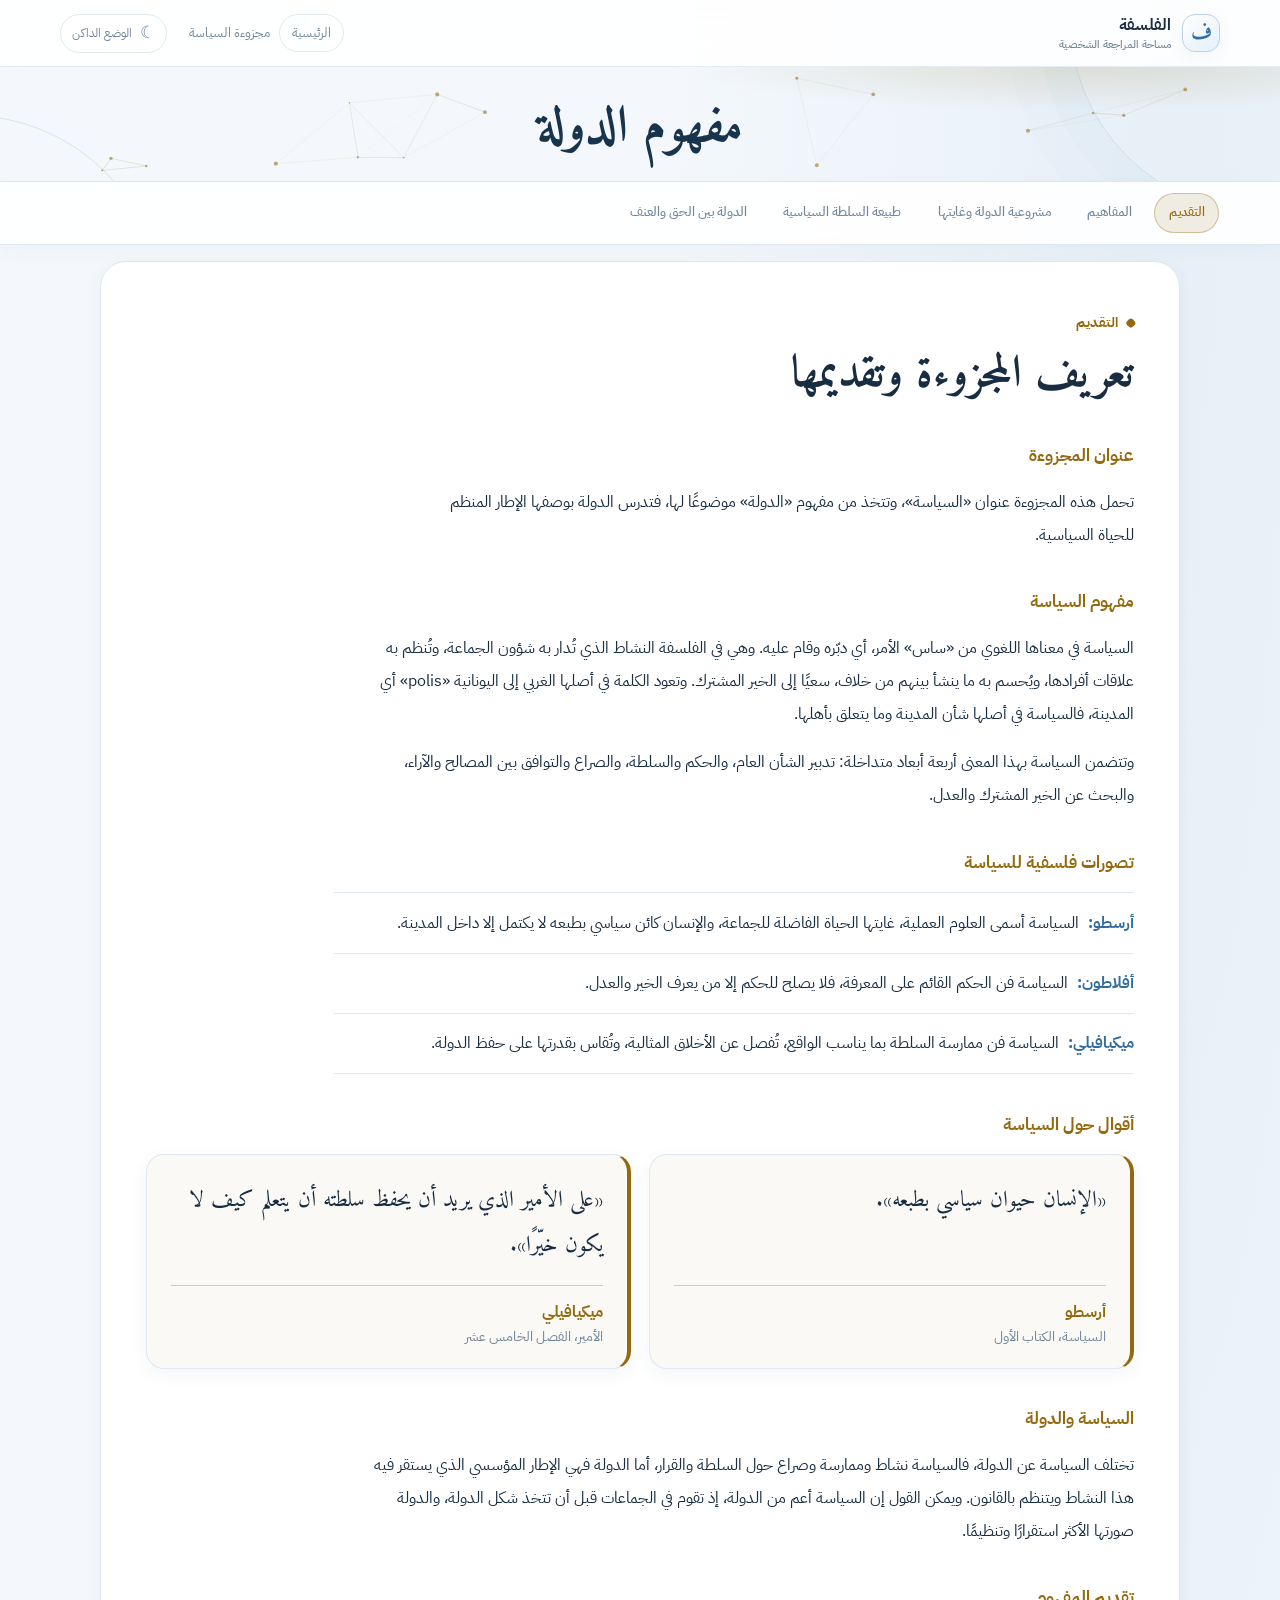
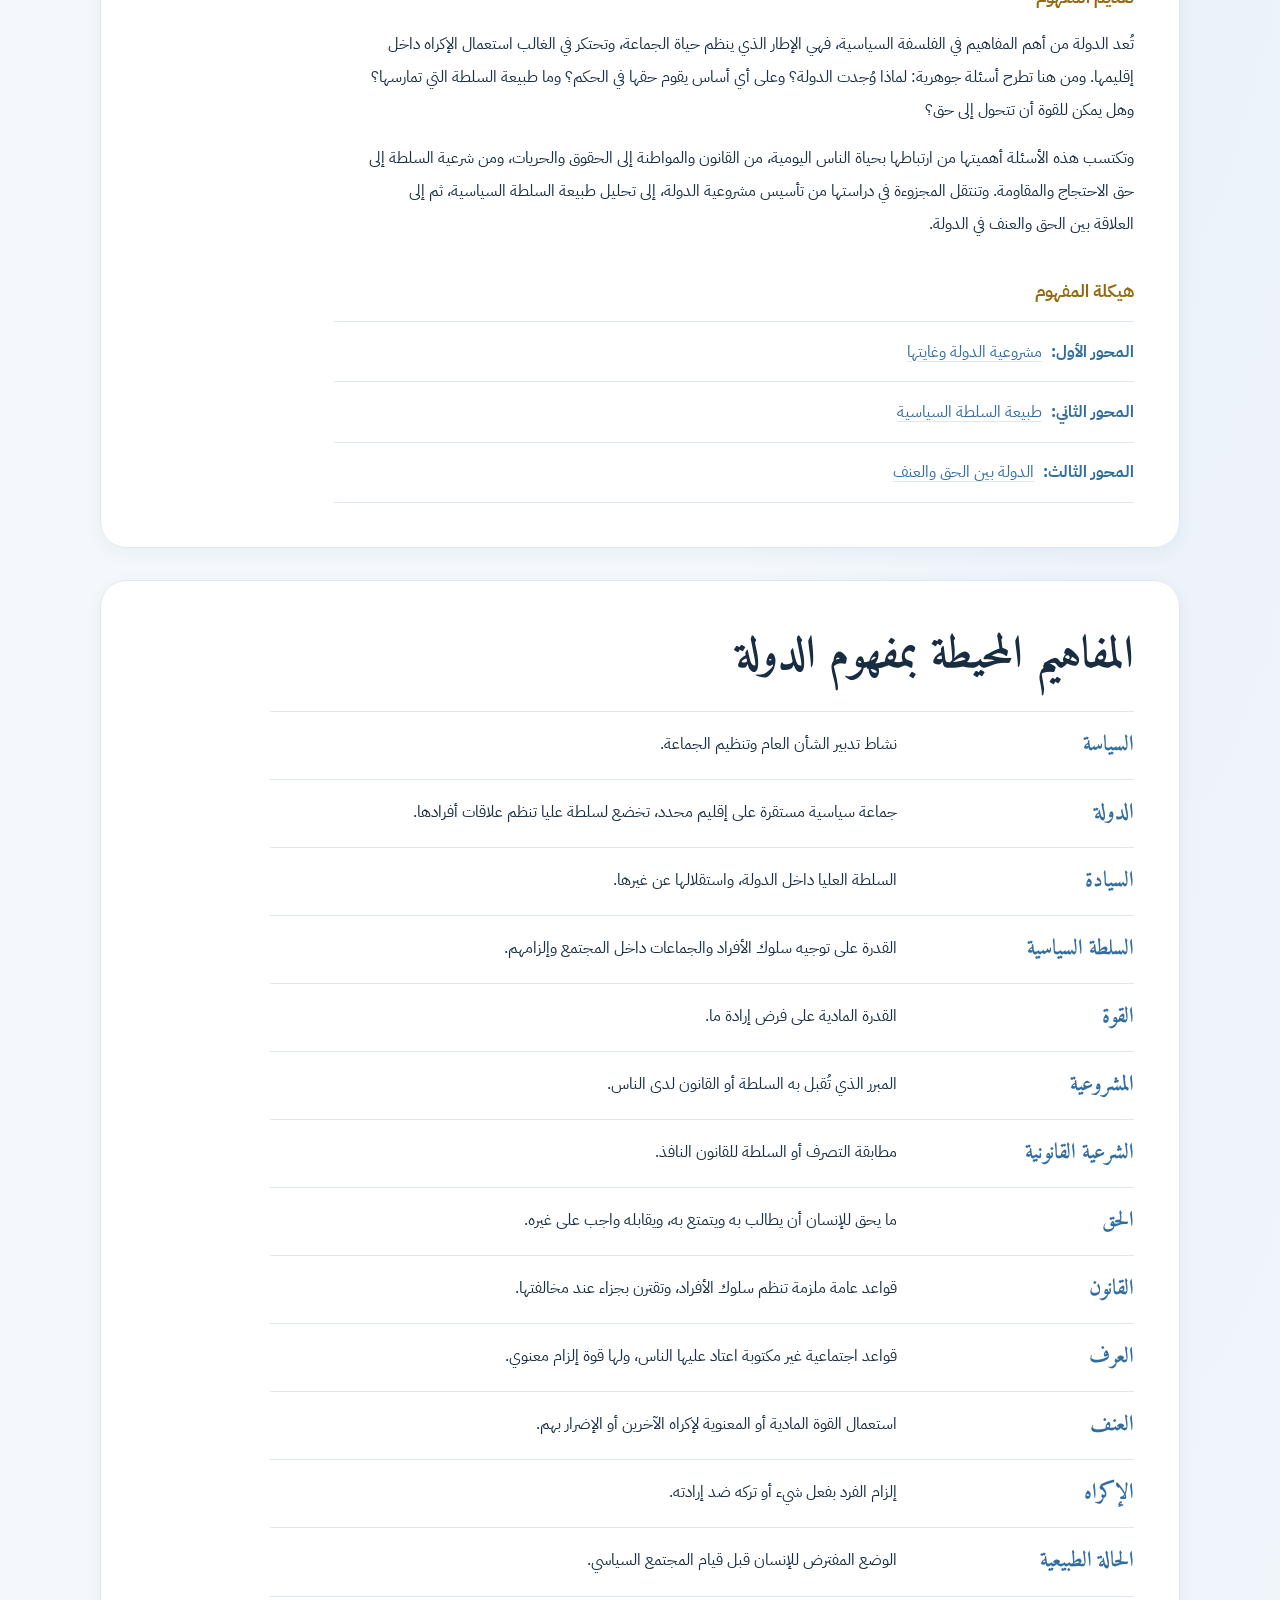
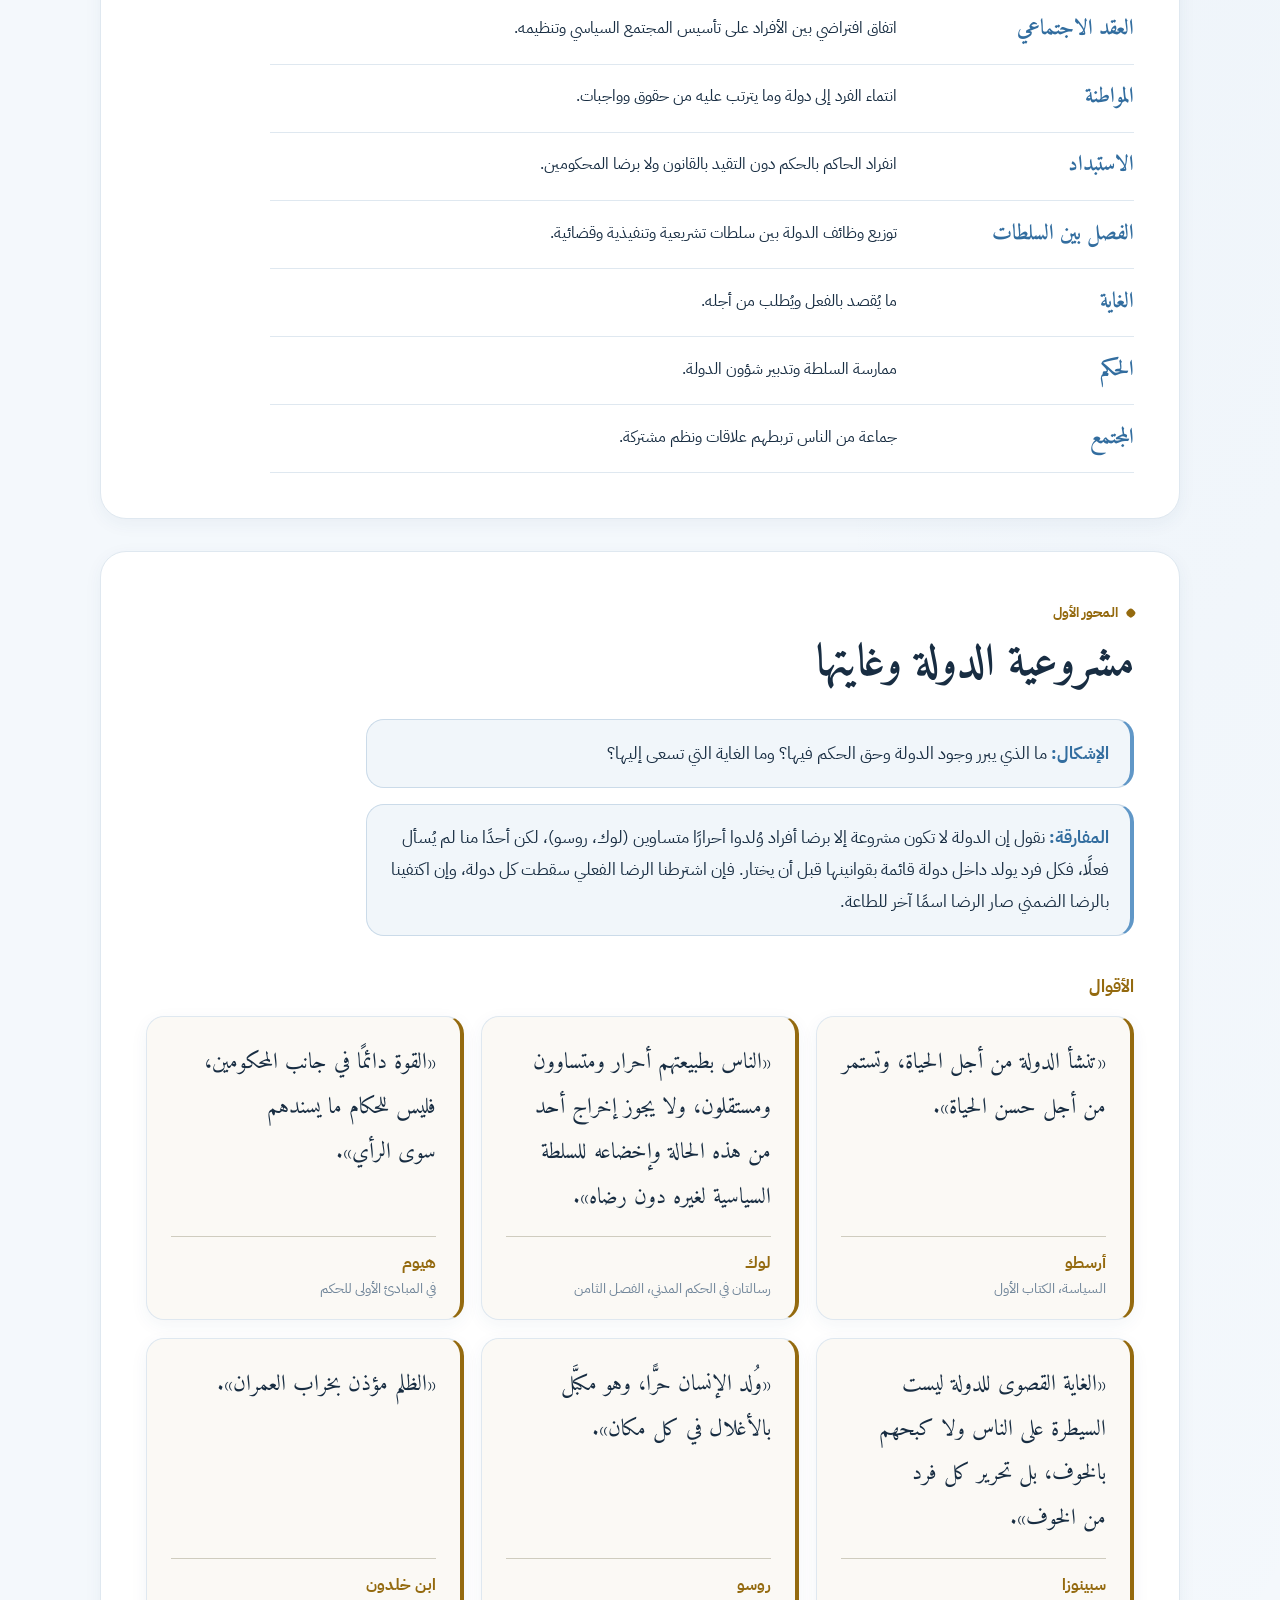
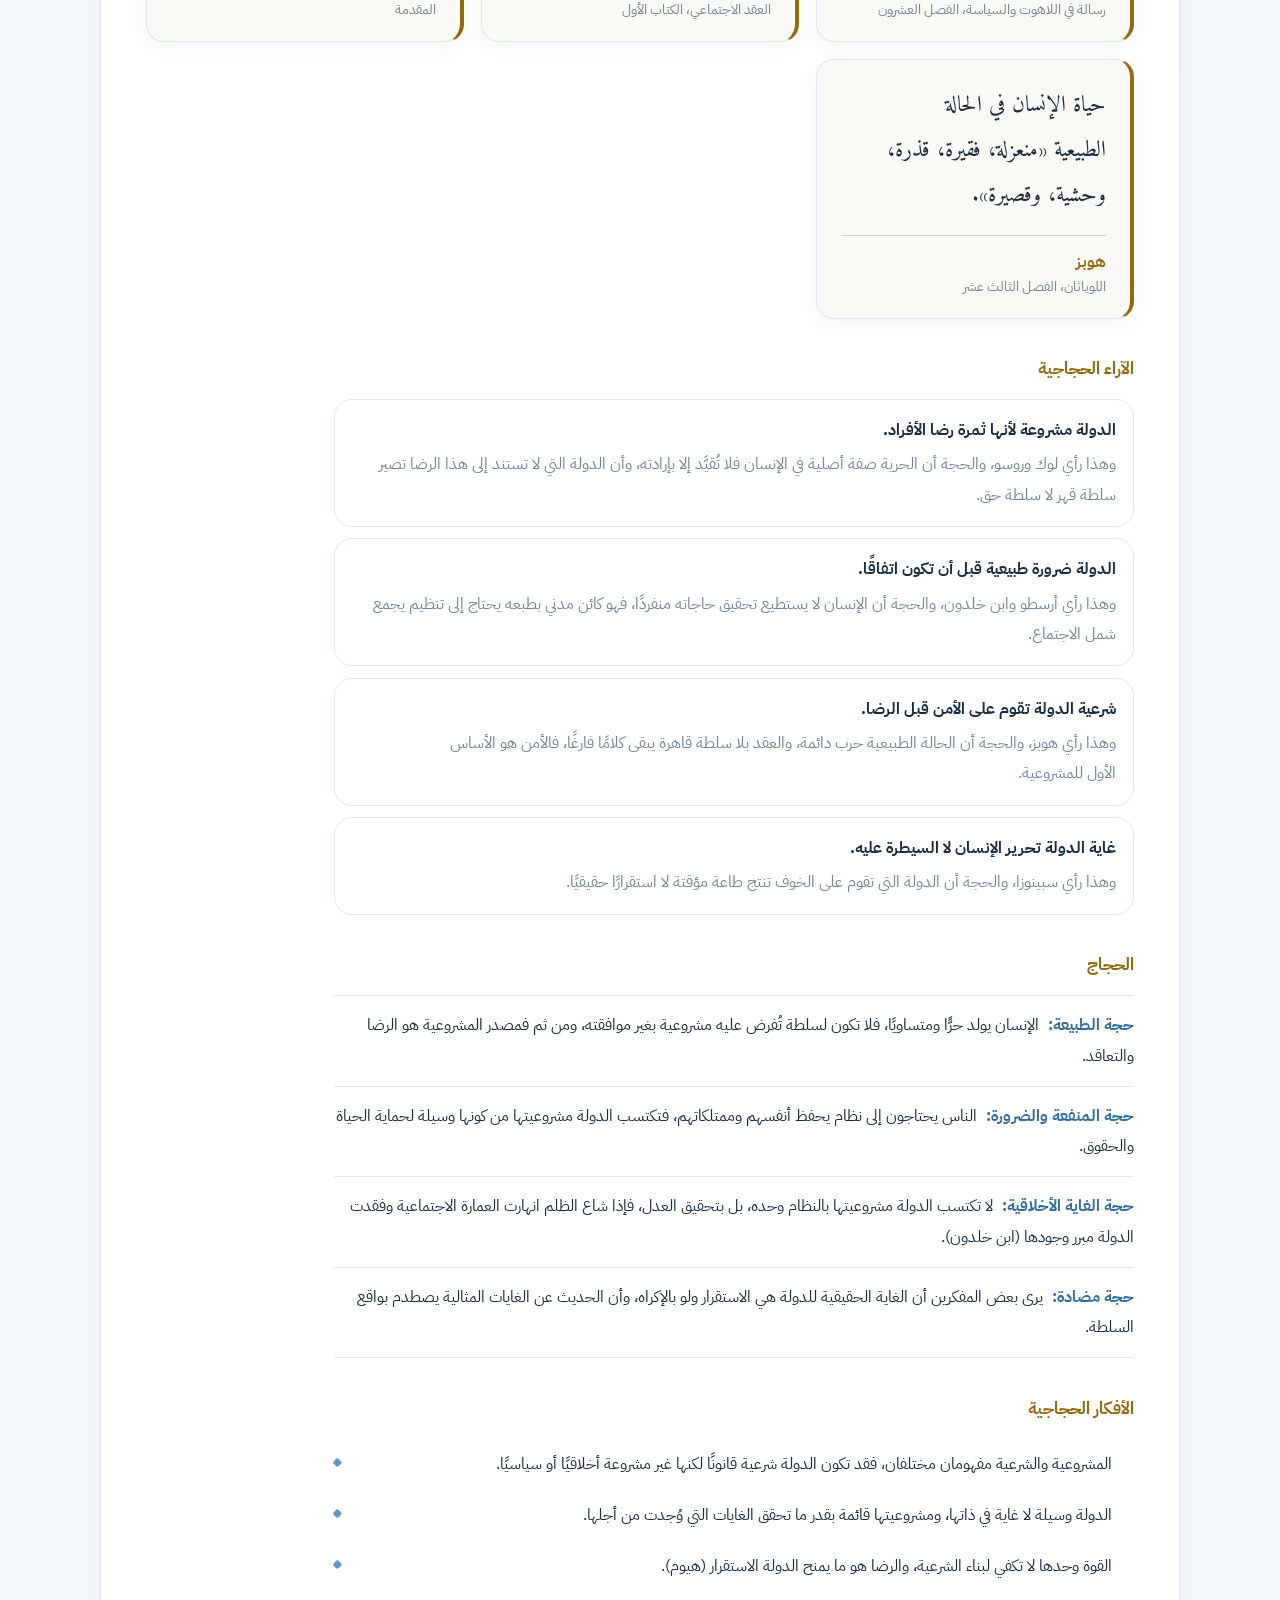
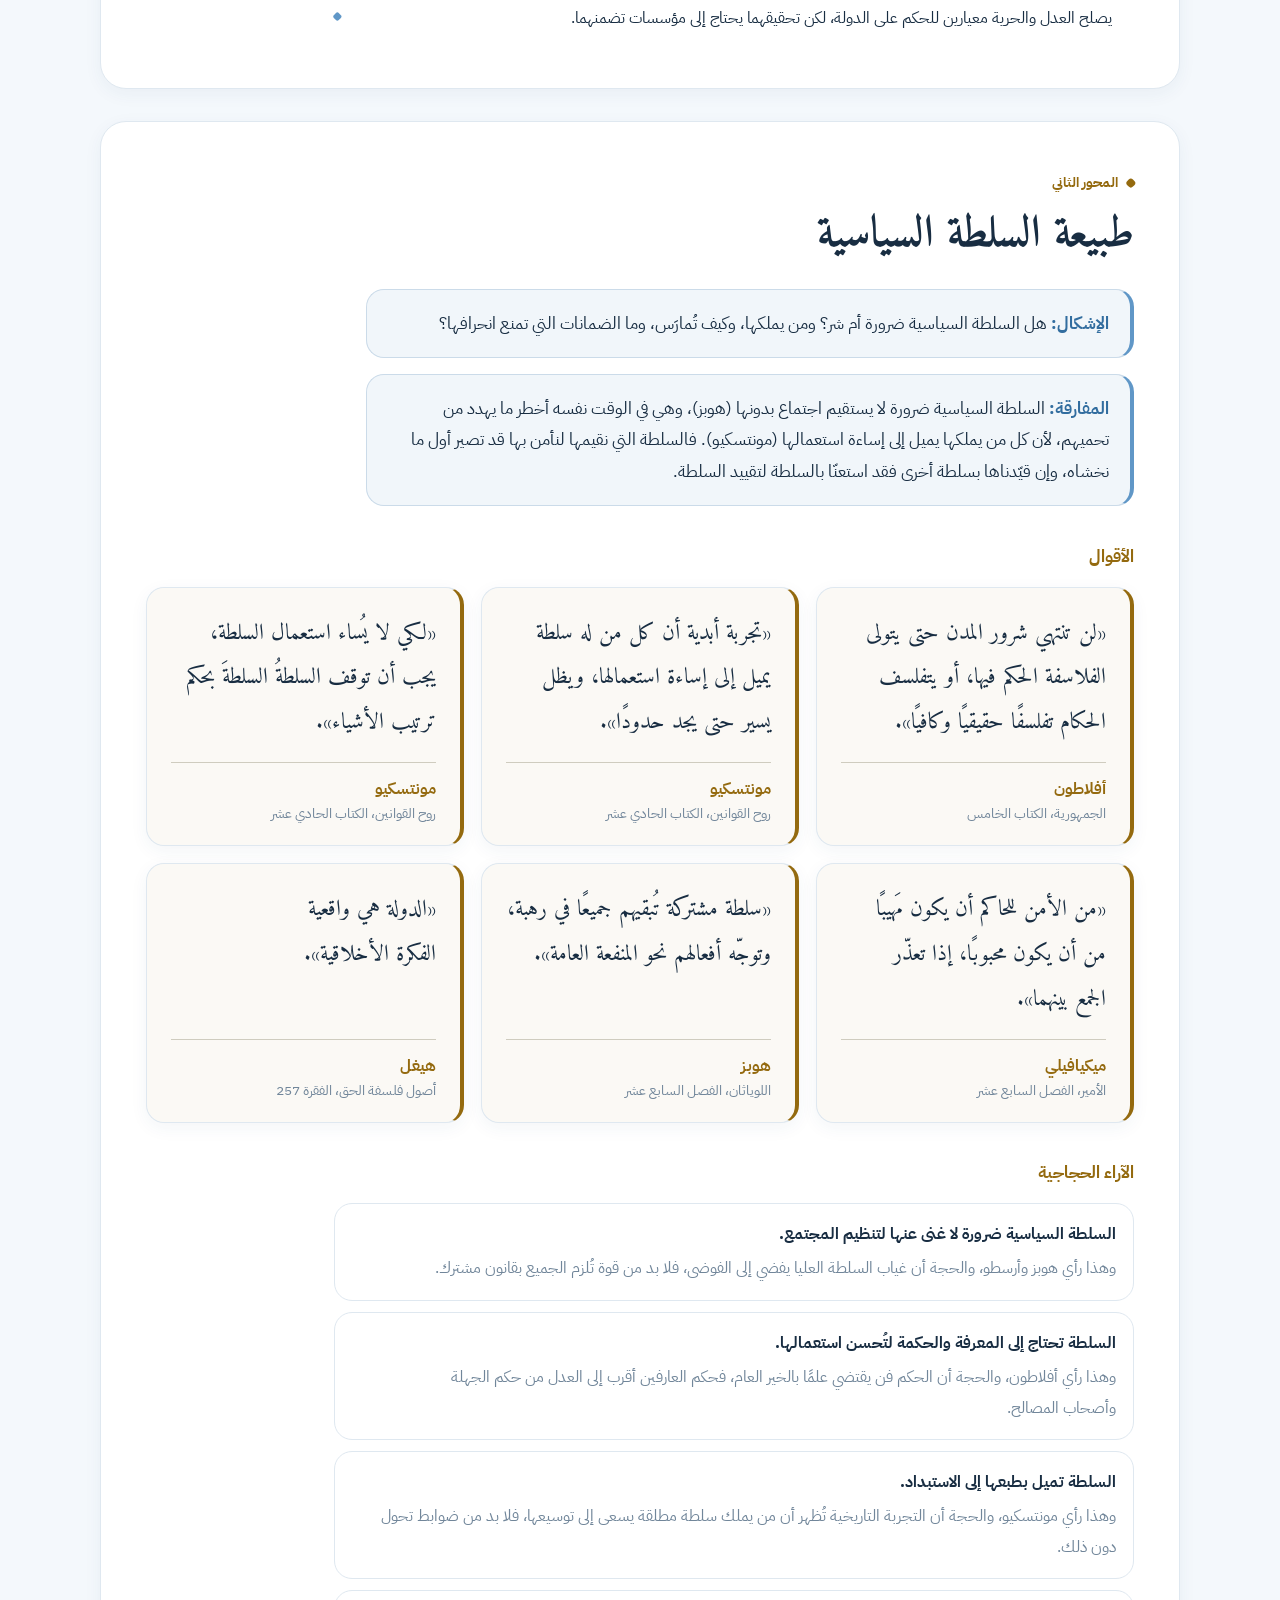
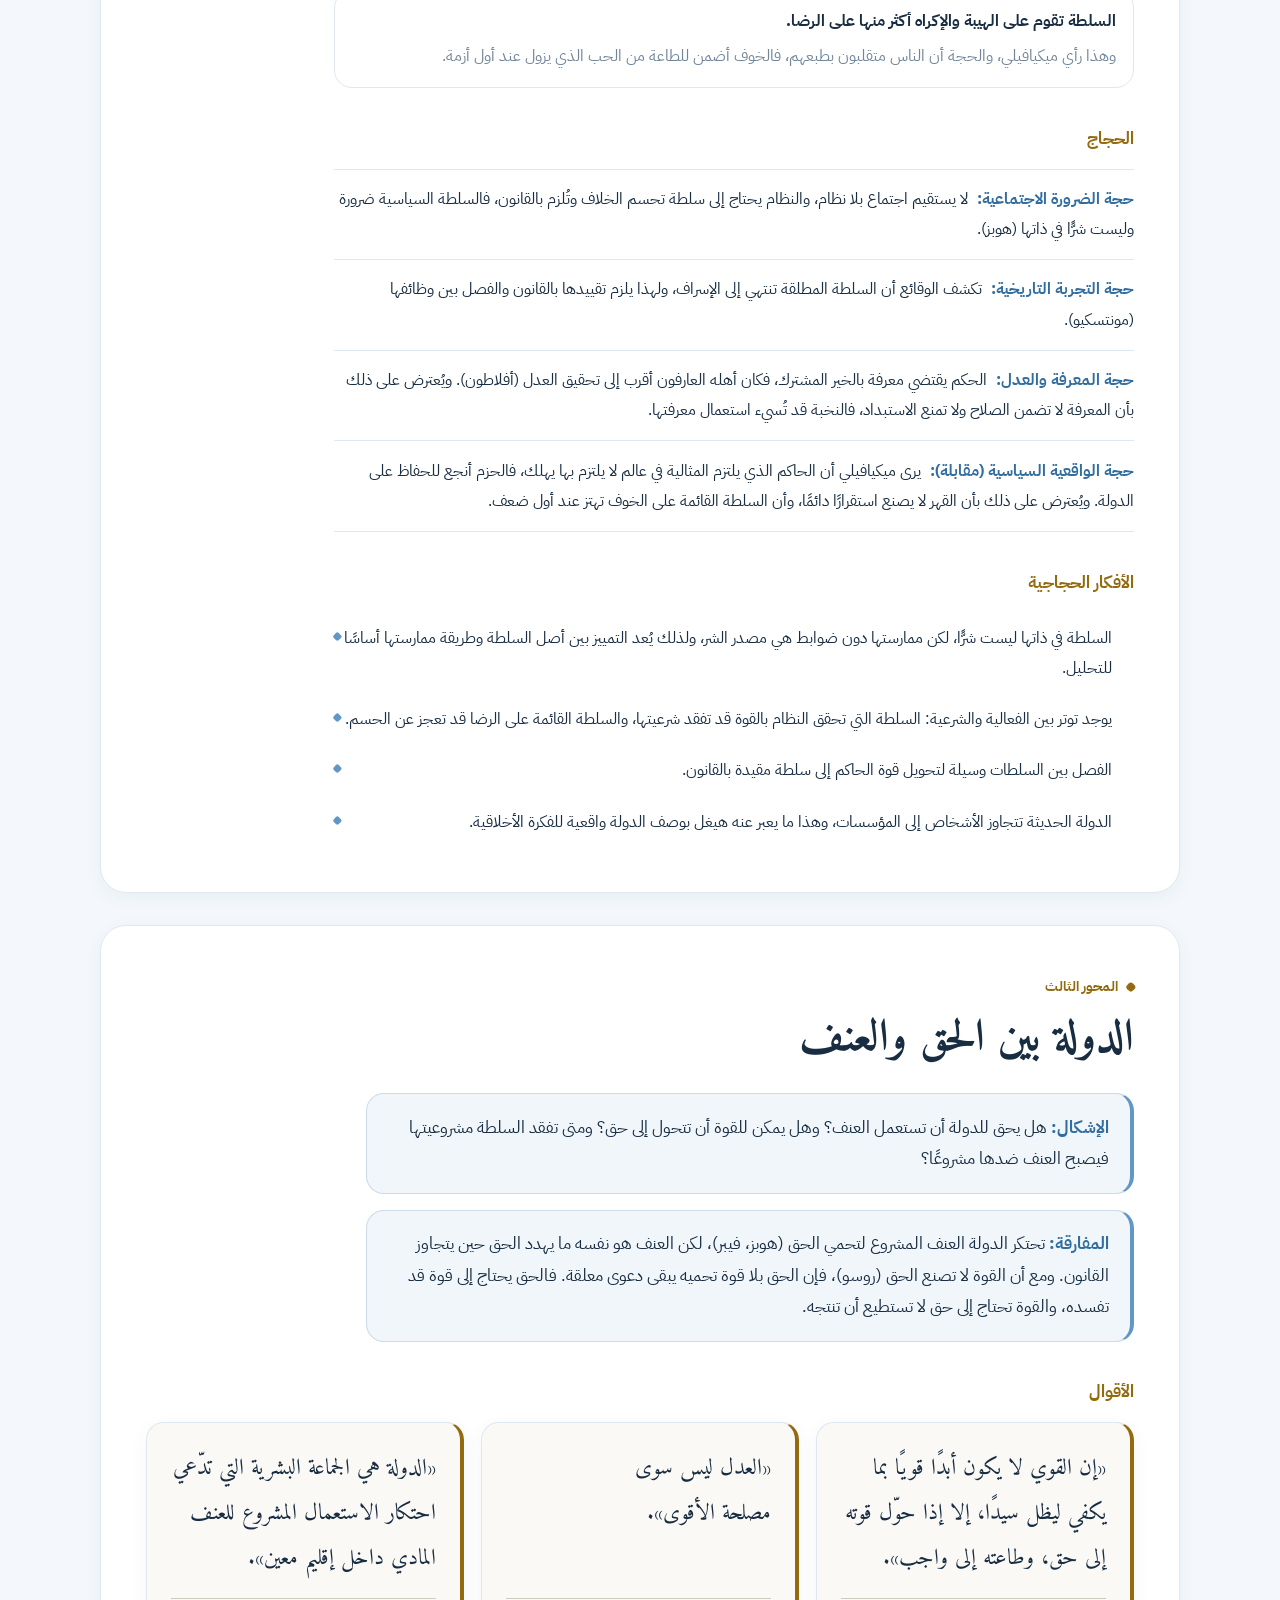
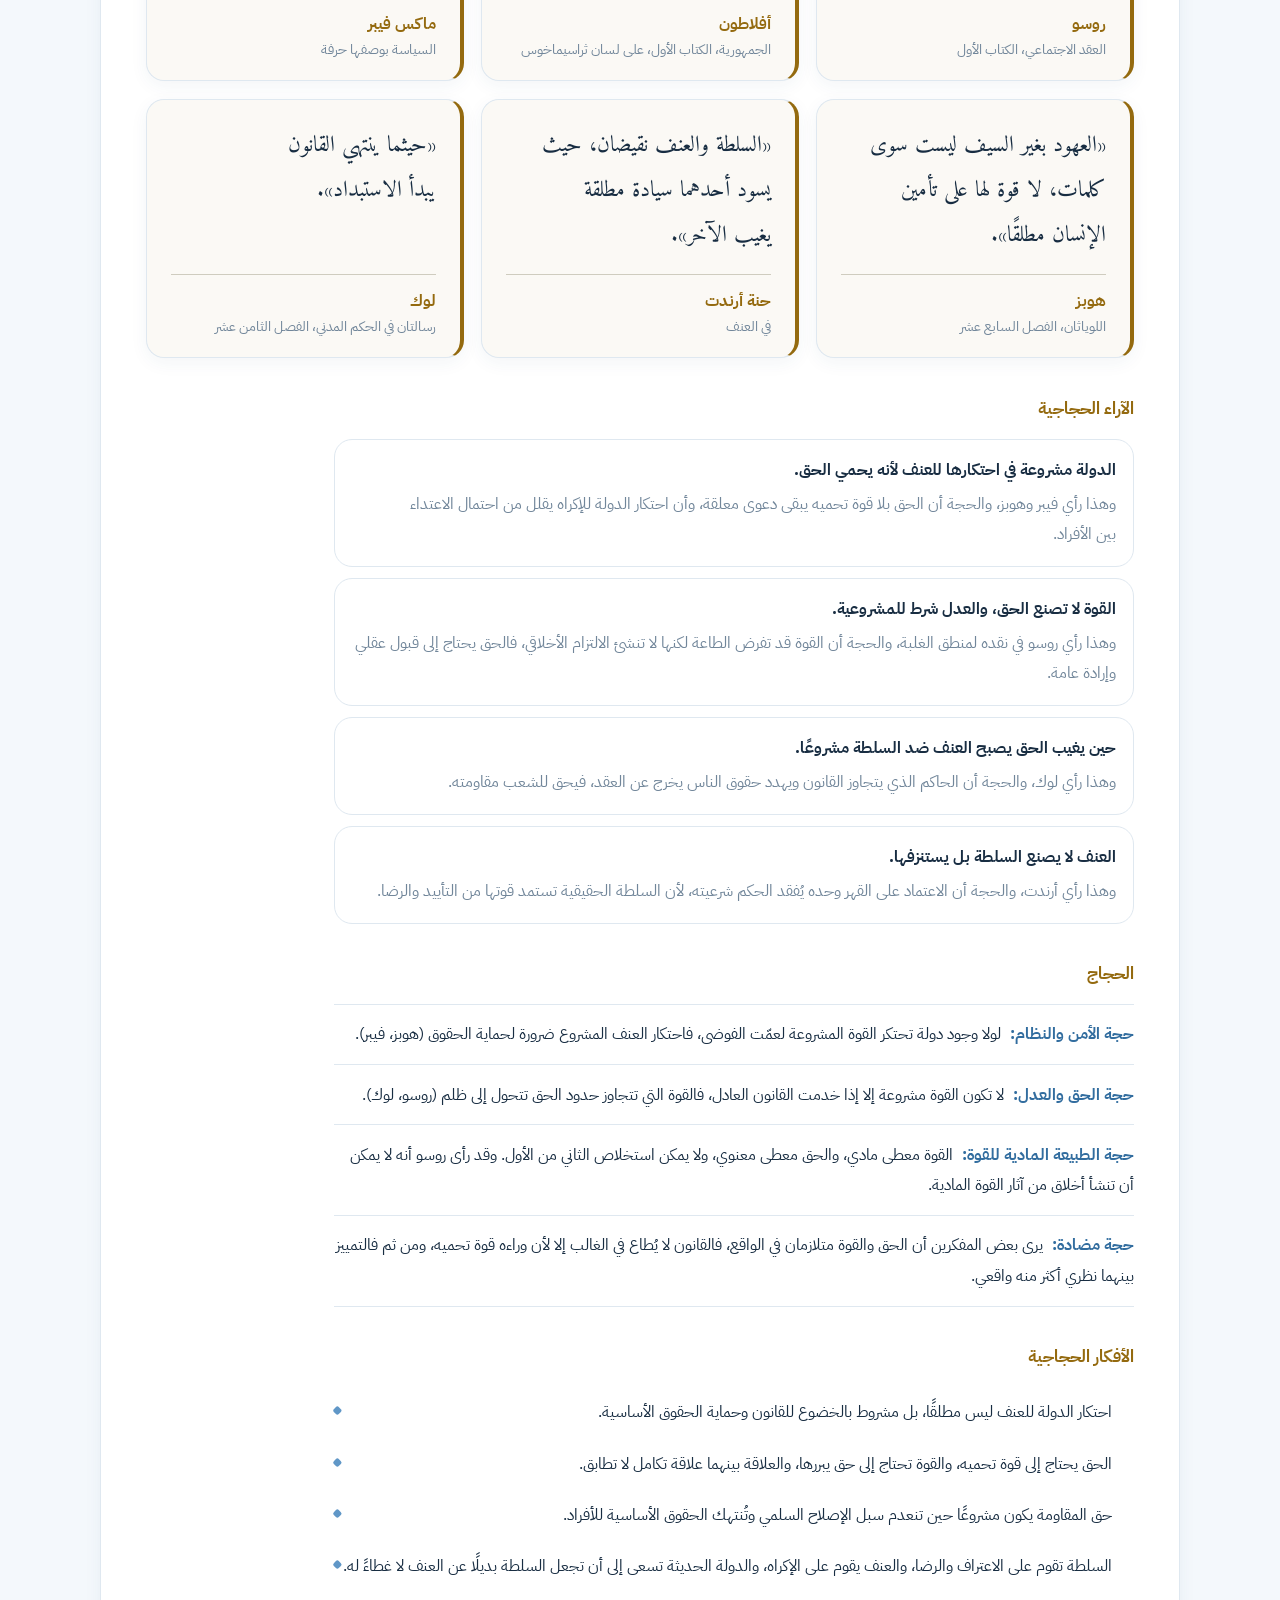
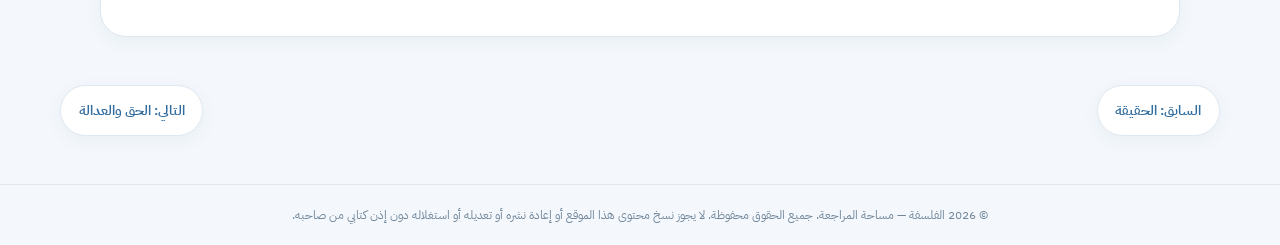
<file: content/u3-s1.html>
<!doctype html>
<html lang="ar" dir="rtl" data-origin="PHL-C88920325B7DD9DB">
<head>
<meta charset="utf-8">
<meta name="viewport" content="width=device-width,initial-scale=1">
<script>
(() => {
  try {
    const saved = localStorage.getItem("philo-theme");
    const systemDark = window.matchMedia && window.matchMedia("(prefers-color-scheme: dark)").matches;
    document.documentElement.dataset.theme = saved || (systemDark ? "dark" : "light");
  } catch (_) { document.documentElement.dataset.theme = "light"; }
})();
</script>

<title>الدولة · السياسة</title>
<meta name="description" content="درس مفهوم الدولة في مجزوءة السياسة: مشروعية الدولة وغايتها، طبيعة السلطة السياسية، والعلاقة بين الدولة والحق والعنف.">
<link rel="canonical" href="https://abdellahriyaf.github.io/philo/content/u3-s1.html">
<meta property="og:type" content="website">
<meta property="og:locale" content="ar_MA">
<meta property="og:title" content="مفهوم الدولة | الفلسفة - السياسة">
<meta property="og:description" content="درس مفهوم الدولة في مجزوءة السياسة: مشروعية الدولة وغايتها، طبيعة السلطة السياسية، والعلاقة بين الدولة والحق والعنف.">
<meta property="og:url" content="https://abdellahriyaf.github.io/philo/content/u3-s1.html">
<meta name="twitter:card" content="summary">
<meta name="twitter:title" content="مفهوم الدولة | الفلسفة - السياسة">
<meta name="twitter:description" content="درس مفهوم الدولة في مجزوءة السياسة: مشروعية الدولة وغايتها، طبيعة السلطة السياسية، والعلاقة بين الدولة والحق والعنف.">
<link rel="preconnect" href="https://fonts.googleapis.com"><link href="https://fonts.googleapis.com/css2?family=Amiri:wght@400;700&family=IBM+Plex+Sans+Arabic:wght@400;500;600;700&display=swap" rel="stylesheet">
<link rel="stylesheet" href="../assets/site.css">
<meta name="author" content="الفلسفة — مساحة المراجعة">
<meta name="copyright" content="© 2026 الفلسفة — مساحة المراجعة. All rights reserved.">
<!-- © 2026 الفلسفة — مساحة المراجعة. All rights reserved. Unauthorized copying, republishing or modification is prohibited. Origin ID: PHL-C88920325B7DD9DB -->
<link rel="icon" href="/philo/favicon.ico" sizes="48x48">
<link rel="icon" href="/philo/favicon.svg" type="image/svg+xml">
<link rel="apple-touch-icon" href="/philo/apple-touch-icon.png">
<link rel="manifest" href="/philo/site.webmanifest">
</head>
<body style="--c:#946a0f">
<div class="sitebar"><div class="wrap"><a href="../index.html">الرئيسية</a><span>/ مجزوءة السياسة</span></div></div>
<header class="hero">
  <div class="wrap">
    <h1>مفهوم الدولة</h1>
    <p class="lede">المفاهيم المحيطة بالدولة، ثم محاورها الثلاثة: مشروعيتها وغايتها، وطبيعة السلطة السياسية فيها، والدولة بين الحق والعنف، مع أقوال الفلاسفة والآراء الحجاجية والحجج لكل محور.</p>
  </div>
</header>
<nav class="topnav" aria-label="التنقل داخل الصفحة"><div class="wrap"><ul><li><a href="#intro">التقديم</a></li><li><a href="#concepts">المفاهيم</a></li><li><a href="#axis-1">مشروعية الدولة وغايتها</a></li><li><a href="#axis-2">طبيعة السلطة السياسية</a></li><li><a href="#axis-3">الدولة بين الحق والعنف</a></li></ul></div></nav>

<section id="intro" class="block intro-block">
  <div class="wrap">
    <p class="kicker">التقديم</p>
    <h2>تعريف المجزوءة وتقديمها</h2>

    <h3>عنوان المجزوءة</h3>
    <div class="prose">
      <p>تحمل هذه المجزوءة عنوان «السياسة»، وتتخذ من مفهوم «الدولة» موضوعًا لها، فتدرس الدولة بوصفها الإطار المنظم للحياة السياسية.</p>
    </div>

    <h3>مفهوم السياسة</h3>
    <div class="prose">
      <p>السياسة في معناها اللغوي من «ساس» الأمر، أي دبّره وقام عليه. وهي في الفلسفة النشاط الذي تُدار به شؤون الجماعة، وتُنظم به علاقات أفرادها، ويُحسم به ما ينشأ بينهم من خلاف، سعيًا إلى الخير المشترك. وتعود الكلمة في أصلها الغربي إلى اليونانية «polis» أي المدينة، فالسياسة في أصلها شأن المدينة وما يتعلق بأهلها.</p>
      <p>وتتضمن السياسة بهذا المعنى أربعة أبعاد متداخلة: تدبير الشأن العام، والحكم والسلطة، والصراع والتوافق بين المصالح والآراء، والبحث عن الخير المشترك والعدل.</p>
    </div>

    <h3>تصورات فلسفية للسياسة</h3>
    <ul class="args">
      <li><span class="label">أرسطو:</span> السياسة أسمى العلوم العملية، غايتها الحياة الفاضلة للجماعة، والإنسان كائن سياسي بطبعه لا يكتمل إلا داخل المدينة.</li>
      <li><span class="label">أفلاطون:</span> السياسة فن الحكم القائم على المعرفة، فلا يصلح للحكم إلا من يعرف الخير والعدل.</li>
      <li><span class="label">ميكيافيلي:</span> السياسة فن ممارسة السلطة بما يناسب الواقع، تُفصل عن الأخلاق المثالية، وتُقاس بقدرتها على حفظ الدولة.</li>
    </ul>

    <h3>أقوال حول السياسة</h3>
    <ol class="quotes">
      <li>
        <p class="qtext">«الإنسان حيوان سياسي بطبعه».</p>
        <p class="qsrc"><b>أرسطو</b><br>السياسة، الكتاب الأول</p>
      </li>
      <li>
        <p class="qtext">«على الأمير الذي يريد أن يحفظ سلطته أن يتعلم كيف لا يكون خيّرًا».</p>
        <p class="qsrc"><b>ميكيافيلي</b><br>الأمير، الفصل الخامس عشر</p>
      </li>
    </ol>

    <h3>السياسة والدولة</h3>
    <div class="prose">
      <p>تختلف السياسة عن الدولة، فالسياسة نشاط وممارسة وصراع حول السلطة والقرار، أما الدولة فهي الإطار المؤسسي الذي يستقر فيه هذا النشاط ويتنظم بالقانون. ويمكن القول إن السياسة أعم من الدولة، إذ تقوم في الجماعات قبل أن تتخذ شكل الدولة، والدولة صورتها الأكثر استقرارًا وتنظيمًا.</p>
    </div>

    <h3>تقديم المفهوم</h3>
    <div class="prose">
      <p>تُعد الدولة من أهم المفاهيم في الفلسفة السياسية، فهي الإطار الذي ينظم حياة الجماعة، وتحتكر في الغالب استعمال الإكراه داخل إقليمها. ومن هنا تطرح أسئلة جوهرية: لماذا وُجدت الدولة؟ وعلى أي أساس يقوم حقها في الحكم؟ وما طبيعة السلطة التي تمارسها؟ وهل يمكن للقوة أن تتحول إلى حق؟</p>
      <p>وتكتسب هذه الأسئلة أهميتها من ارتباطها بحياة الناس اليومية، من القانون والمواطنة إلى الحقوق والحريات، ومن شرعية السلطة إلى حق الاحتجاج والمقاومة. وتنتقل المجزوءة في دراستها من تأسيس مشروعية الدولة، إلى تحليل طبيعة السلطة السياسية، ثم إلى العلاقة بين الحق والعنف في الدولة.</p>
    </div>

    <h3>هيكلة المفهوم</h3>
    <ul class="args">
      <li><span class="label">المحور الأول:</span> <a href="#axis-1">مشروعية الدولة وغايتها</a></li>
      <li><span class="label">المحور الثاني:</span> <a href="#axis-2">طبيعة السلطة السياسية</a></li>
      <li><span class="label">المحور الثالث:</span> <a href="#axis-3">الدولة بين الحق والعنف</a></li>
    </ul>
  </div>
</section>

<section id="concepts" class="block concepts-block">
  <div class="wrap">
    <h2>المفاهيم المحيطة بمفهوم الدولة</h2>
    <dl class="concepts">
      <div class="concept"><dt>السياسة</dt><dd>نشاط تدبير الشأن العام وتنظيم الجماعة.</dd></div>
      <div class="concept"><dt>الدولة</dt><dd>جماعة سياسية مستقرة على إقليم محدد، تخضع لسلطة عليا تنظم علاقات أفرادها.</dd></div>
      <div class="concept"><dt>السيادة</dt><dd>السلطة العليا داخل الدولة، واستقلالها عن غيرها.</dd></div>
      <div class="concept"><dt>السلطة السياسية</dt><dd>القدرة على توجيه سلوك الأفراد والجماعات داخل المجتمع وإلزامهم.</dd></div>
      <div class="concept"><dt>القوة</dt><dd>القدرة المادية على فرض إرادة ما.</dd></div>
      <div class="concept"><dt>المشروعية</dt><dd>المبرر الذي تُقبل به السلطة أو القانون لدى الناس.</dd></div>
      <div class="concept"><dt>الشرعية القانونية</dt><dd>مطابقة التصرف أو السلطة للقانون النافذ.</dd></div>
      <div class="concept"><dt>الحق</dt><dd>ما يحق للإنسان أن يطالب به ويتمتع به، ويقابله واجب على غيره.</dd></div>
      <div class="concept"><dt>القانون</dt><dd>قواعد عامة ملزمة تنظم سلوك الأفراد، وتقترن بجزاء عند مخالفتها.</dd></div>
      <div class="concept"><dt>العرف</dt><dd>قواعد اجتماعية غير مكتوبة اعتاد عليها الناس، ولها قوة إلزام معنوي.</dd></div>
      <div class="concept"><dt>العنف</dt><dd>استعمال القوة المادية أو المعنوية لإكراه الآخرين أو الإضرار بهم.</dd></div>
      <div class="concept"><dt>الإكراه</dt><dd>إلزام الفرد بفعل شيء أو تركه ضد إرادته.</dd></div>
      <div class="concept"><dt>الحالة الطبيعية</dt><dd>الوضع المفترض للإنسان قبل قيام المجتمع السياسي.</dd></div>
      <div class="concept"><dt>العقد الاجتماعي</dt><dd>اتفاق افتراضي بين الأفراد على تأسيس المجتمع السياسي وتنظيمه.</dd></div>
      <div class="concept"><dt>المواطنة</dt><dd>انتماء الفرد إلى دولة وما يترتب عليه من حقوق وواجبات.</dd></div>
      <div class="concept"><dt>الاستبداد</dt><dd>انفراد الحاكم بالحكم دون التقيد بالقانون ولا برضا المحكومين.</dd></div>
      <div class="concept"><dt>الفصل بين السلطات</dt><dd>توزيع وظائف الدولة بين سلطات تشريعية وتنفيذية وقضائية.</dd></div>
      <div class="concept"><dt>الغاية</dt><dd>ما يُقصد بالفعل ويُطلب من أجله.</dd></div>
      <div class="concept"><dt>الحكم</dt><dd>ممارسة السلطة وتدبير شؤون الدولة.</dd></div>
      <div class="concept"><dt>المجتمع</dt><dd>جماعة من الناس تربطهم علاقات ونظم مشتركة.</dd></div>
    </dl>
  </div>
</section>

<section id="axis-1" class="block axis-1">
  <div class="wrap">
    <p class="kicker">المحور الأول</p>
    <h2>مشروعية الدولة وغايتها</h2>

    <div class="problem">
      <p><strong>الإشكال:</strong> ما الذي يبرر وجود الدولة وحق الحكم فيها؟ وما الغاية التي تسعى إليها؟</p>
    </div>

<div class="problem paradox"><p><strong>المفارقة:</strong> نقول إن الدولة لا تكون مشروعة إلا برضا أفراد وُلدوا أحرارًا متساوين (لوك، روسو)، لكن أحدًا منا لم يُسأل فعلًا، فكل فرد يولد داخل دولة قائمة بقوانينها قبل أن يختار. فإن اشترطنا الرضا الفعلي سقطت كل دولة، وإن اكتفينا بالرضا الضمني صار الرضا اسمًا آخر للطاعة.</p></div>

    <h3>الأقوال</h3>
    <ol class="quotes">
      <li>
        <p class="qtext">«تنشأ الدولة من أجل الحياة، وتستمر من أجل حسن الحياة».</p>
        <p class="qsrc"><b>أرسطو</b><br>السياسة، الكتاب الأول</p>
      </li>
      <li>
        <p class="qtext">«الناس بطبيعتهم أحرار ومتساوون ومستقلون، ولا يجوز إخراج أحد من هذه الحالة وإخضاعه للسلطة السياسية لغيره دون رضاه».</p>
        <p class="qsrc"><b>لوك</b><br>رسالتان في الحكم المدني، الفصل الثامن</p>
      </li>
      <li>
        <p class="qtext">«القوة دائمًا في جانب المحكومين، فليس للحكام ما يسندهم سوى الرأي».</p>
        <p class="qsrc"><b>هيوم</b><br>في المبادئ الأولى للحكم</p>
      </li>
      <li>
        <p class="qtext">«الغاية القصوى للدولة ليست السيطرة على الناس ولا كبحهم بالخوف، بل تحرير كل فرد من الخوف».</p>
        <p class="qsrc"><b>سبينوزا</b><br>رسالة في اللاهوت والسياسة، الفصل العشرون</p>
      </li>
      <li>
        <p class="qtext">«وُلد الإنسان حرًّا، وهو مكبَّل بالأغلال في كل مكان».</p>
        <p class="qsrc"><b>روسو</b><br>العقد الاجتماعي، الكتاب الأول</p>
      </li>
      <li>
        <p class="qtext">«الظلم مؤذن بخراب العمران».</p>
        <p class="qsrc"><b>ابن خلدون</b><br>المقدمة</p>
      </li>
      <li>
        <p class="qtext">حياة الإنسان في الحالة الطبيعية «منعزلة، فقيرة، قذرة، وحشية، وقصيرة».</p>
        <p class="qsrc"><b>هوبز</b><br>اللوياثان، الفصل الثالث عشر</p>
      </li>
    </ol>

    <h3>الآراء الحجاجية</h3>
    <ul class="theses">
      <li>
        <strong>الدولة مشروعة لأنها ثمرة رضا الأفراد.</strong>
        <p>وهذا رأي لوك وروسو، والحجة أن الحرية صفة أصلية في الإنسان فلا تُقيَّد إلا بإرادته، وأن الدولة التي لا تستند إلى هذا الرضا تصير سلطة قهر لا سلطة حق.</p>
      </li>
      <li>
        <strong>الدولة ضرورة طبيعية قبل أن تكون اتفاقًا.</strong>
        <p>وهذا رأي أرسطو وابن خلدون، والحجة أن الإنسان لا يستطيع تحقيق حاجاته منفردًا، فهو كائن مدني بطبعه يحتاج إلى تنظيم يجمع شمل الاجتماع.</p>
      </li>
      <li>
        <strong>شرعية الدولة تقوم على الأمن قبل الرضا.</strong>
        <p>وهذا رأي هوبز، والحجة أن الحالة الطبيعية حرب دائمة، والعقد بلا سلطة قاهرة يبقى كلامًا فارغًا، فالأمن هو الأساس الأول للمشروعية.</p>
      </li>
      <li>
        <strong>غاية الدولة تحرير الإنسان لا السيطرة عليه.</strong>
        <p>وهذا رأي سبينوزا، والحجة أن الدولة التي تقوم على الخوف تنتج طاعة مؤقتة لا استقرارًا حقيقيًا.</p>
      </li>
    </ul>

    <h3>الحجاج</h3>
    <ul class="args">
      <li><span class="label">حجة الطبيعة:</span> الإنسان يولد حرًّا ومتساويًا، فلا تكون لسلطة تُفرض عليه مشروعية بغير موافقته، ومن ثم فمصدر المشروعية هو الرضا والتعاقد.</li>
      <li><span class="label">حجة المنفعة والضرورة:</span> الناس يحتاجون إلى نظام يحفظ أنفسهم وممتلكاتهم، فتكتسب الدولة مشروعيتها من كونها وسيلة لحماية الحياة والحقوق.</li>
      <li><span class="label">حجة الغاية الأخلاقية:</span> لا تكتسب الدولة مشروعيتها بالنظام وحده، بل بتحقيق العدل، فإذا شاع الظلم انهارت العمارة الاجتماعية وفقدت الدولة مبرر وجودها (ابن خلدون).</li>
      <li><span class="label">حجة مضادة:</span> يرى بعض المفكرين أن الغاية الحقيقية للدولة هي الاستقرار ولو بالإكراه، وأن الحديث عن الغايات المثالية يصطدم بواقع السلطة.</li>
    </ul>

    <h3>الأفكار الحجاجية</h3>
    <ul class="ideas">
      <li>المشروعية والشرعية مفهومان مختلفان، فقد تكون الدولة شرعية قانونًا لكنها غير مشروعة أخلاقيًا أو سياسيًا.</li>
      <li>الدولة وسيلة لا غاية في ذاتها، ومشروعيتها قائمة بقدر ما تحقق الغايات التي وُجدت من أجلها.</li>
      <li>القوة وحدها لا تكفي لبناء الشرعية، والرضا هو ما يمنح الدولة الاستقرار (هيوم).</li>
      <li>يصلح العدل والحرية معيارين للحكم على الدولة، لكن تحقيقهما يحتاج إلى مؤسسات تضمنهما.</li>
    </ul>
  </div>
</section>

<section id="axis-2" class="block axis-2">
  <div class="wrap">
    <p class="kicker">المحور الثاني</p>
    <h2>طبيعة السلطة السياسية</h2>

    <div class="problem">
      <p><strong>الإشكال:</strong> هل السلطة السياسية ضرورة أم شر؟ ومن يملكها، وكيف تُمارَس، وما الضمانات التي تمنع انحرافها؟</p>
    </div>

<div class="problem paradox"><p><strong>المفارقة:</strong> السلطة السياسية ضرورة لا يستقيم اجتماع بدونها (هوبز)، وهي في الوقت نفسه أخطر ما يهدد من تحميهم، لأن كل من يملكها يميل إلى إساءة استعمالها (مونتسكيو). فالسلطة التي نقيمها لنأمن بها قد تصير أول ما نخشاه، وإن قيّدناها بسلطة أخرى فقد استعنّا بالسلطة لتقييد السلطة.</p></div>

    <h3>الأقوال</h3>
    <ol class="quotes">
      <li>
        <p class="qtext">«لن تنتهي شرور المدن حتى يتولى الفلاسفة الحكم فيها، أو يتفلسف الحكام تفلسفًا حقيقيًا وكافيًا».</p>
        <p class="qsrc"><b>أفلاطون</b><br>الجمهورية، الكتاب الخامس</p>
      </li>
      <li>
        <p class="qtext">«تجربة أبدية أن كل من له سلطة يميل إلى إساءة استعمالها، ويظل يسير حتى يجد حدودًا».</p>
        <p class="qsrc"><b>مونتسكيو</b><br>روح القوانين، الكتاب الحادي عشر</p>
      </li>
      <li>
        <p class="qtext">«لكي لا يُساء استعمال السلطة، يجب أن توقف السلطةُ السلطةَ بحكم ترتيب الأشياء».</p>
        <p class="qsrc"><b>مونتسكيو</b><br>روح القوانين، الكتاب الحادي عشر</p>
      </li>
      <li>
        <p class="qtext">«من الأمن للحاكم أن يكون مَهيبًا من أن يكون محبوبًا، إذا تعذّر الجمع بينهما».</p>
        <p class="qsrc"><b>ميكيافيلي</b><br>الأمير، الفصل السابع عشر</p>
      </li>
      <li>
        <p class="qtext">«سلطة مشتركة تُبقيهم جميعًا في رهبة، وتوجّه أفعالهم نحو المنفعة العامة».</p>
        <p class="qsrc"><b>هوبز</b><br>اللوياثان، الفصل السابع عشر</p>
      </li>
      <li>
        <p class="qtext">«الدولة هي واقعية الفكرة الأخلاقية».</p>
        <p class="qsrc"><b>هيغل</b><br>أصول فلسفة الحق، الفقرة 257</p>
      </li>
    </ol>

    <h3>الآراء الحجاجية</h3>
    <ul class="theses">
      <li>
        <strong>السلطة السياسية ضرورة لا غنى عنها لتنظيم المجتمع.</strong>
        <p>وهذا رأي هوبز وأرسطو، والحجة أن غياب السلطة العليا يفضي إلى الفوضى، فلا بد من قوة تُلزم الجميع بقانون مشترك.</p>
      </li>
      <li>
        <strong>السلطة تحتاج إلى المعرفة والحكمة لتُحسن استعمالها.</strong>
        <p>وهذا رأي أفلاطون، والحجة أن الحكم فن يقتضي علمًا بالخير العام، فحكم العارفين أقرب إلى العدل من حكم الجهلة وأصحاب المصالح.</p>
      </li>
      <li>
        <strong>السلطة تميل بطبعها إلى الاستبداد.</strong>
        <p>وهذا رأي مونتسكيو، والحجة أن التجربة التاريخية تُظهر أن من يملك سلطة مطلقة يسعى إلى توسيعها، فلا بد من ضوابط تحول دون ذلك.</p>
      </li>
      <li>
        <strong>السلطة تقوم على الهيبة والإكراه أكثر منها على الرضا.</strong>
        <p>وهذا رأي ميكيافيلي، والحجة أن الناس متقلبون بطبعهم، فالخوف أضمن للطاعة من الحب الذي يزول عند أول أزمة.</p>
      </li>
    </ul>

    <h3>الحجاج</h3>
    <ul class="args">
      <li><span class="label">حجة الضرورة الاجتماعية:</span> لا يستقيم اجتماع بلا نظام، والنظام يحتاج إلى سلطة تحسم الخلاف وتُلزم بالقانون، فالسلطة السياسية ضرورة وليست شرًّا في ذاتها (هوبز).</li>
      <li><span class="label">حجة التجربة التاريخية:</span> تكشف الوقائع أن السلطة المطلقة تنتهي إلى الإسراف، ولهذا يلزم تقييدها بالقانون والفصل بين وظائفها (مونتسكيو).</li>
      <li><span class="label">حجة المعرفة والعدل:</span> الحكم يقتضي معرفة بالخير المشترك، فكان أهله العارفون أقرب إلى تحقيق العدل (أفلاطون). ويُعترض على ذلك بأن المعرفة لا تضمن الصلاح ولا تمنع الاستبداد، فالنخبة قد تُسيء استعمال معرفتها.</li>
      <li><span class="label">حجة الواقعية السياسية (مقابلة):</span> يرى ميكيافيلي أن الحاكم الذي يلتزم المثالية في عالم لا يلتزم بها يهلك، فالحزم أنجع للحفاظ على الدولة. ويُعترض على ذلك بأن القهر لا يصنع استقرارًا دائمًا، وأن السلطة القائمة على الخوف تهتز عند أول ضعف.</li>
    </ul>

    <h3>الأفكار الحجاجية</h3>
    <ul class="ideas">
      <li>السلطة في ذاتها ليست شرًّا، لكن ممارستها دون ضوابط هي مصدر الشر، ولذلك يُعد التمييز بين أصل السلطة وطريقة ممارستها أساسًا للتحليل.</li>
      <li>يوجد توتر بين الفعالية والشرعية: السلطة التي تحقق النظام بالقوة قد تفقد شرعيتها، والسلطة القائمة على الرضا قد تعجز عن الحسم.</li>
      <li>الفصل بين السلطات وسيلة لتحويل قوة الحاكم إلى سلطة مقيدة بالقانون.</li>
      <li>الدولة الحديثة تتجاوز الأشخاص إلى المؤسسات، وهذا ما يعبر عنه هيغل بوصف الدولة واقعية للفكرة الأخلاقية.</li>
    </ul>
  </div>
</section>

<section id="axis-3" class="block axis-3">
  <div class="wrap">
    <p class="kicker">المحور الثالث</p>
    <h2>الدولة بين الحق والعنف</h2>

    <div class="problem">
      <p><strong>الإشكال:</strong> هل يحق للدولة أن تستعمل العنف؟ وهل يمكن للقوة أن تتحول إلى حق؟ ومتى تفقد السلطة مشروعيتها فيصبح العنف ضدها مشروعًا؟</p>
    </div>

<div class="problem paradox"><p><strong>المفارقة:</strong> تحتكر الدولة العنف المشروع لتحمي الحق (هوبز، فيبر)، لكن العنف هو نفسه ما يهدد الحق حين يتجاوز القانون. ومع أن القوة لا تصنع الحق (روسو)، فإن الحق بلا قوة تحميه يبقى دعوى معلقة. فالحق يحتاج إلى قوة قد تفسده، والقوة تحتاج إلى حق لا تستطيع أن تنتجه.</p></div>

    <h3>الأقوال</h3>
    <ol class="quotes">
      <li>
        <p class="qtext">«إن القوي لا يكون أبدًا قويًا بما يكفي ليظل سيدًا، إلا إذا حوّل قوته إلى حق، وطاعته إلى واجب».</p>
        <p class="qsrc"><b>روسو</b><br>العقد الاجتماعي، الكتاب الأول</p>
      </li>
      <li>
        <p class="qtext">«العدل ليس سوى مصلحة الأقوى».</p>
        <p class="qsrc"><b>أفلاطون</b><br>الجمهورية، الكتاب الأول، على لسان ثراسيماخوس</p>
      </li>
      <li>
        <p class="qtext">«الدولة هي الجماعة البشرية التي تدّعي احتكار الاستعمال المشروع للعنف المادي داخل إقليم معين».</p>
        <p class="qsrc"><b>ماكس فيبر</b><br>السياسة بوصفها حرفة</p>
      </li>
      <li>
        <p class="qtext">«العهود بغير السيف ليست سوى كلمات، لا قوة لها على تأمين الإنسان مطلقًا».</p>
        <p class="qsrc"><b>هوبز</b><br>اللوياثان، الفصل السابع عشر</p>
      </li>
      <li>
        <p class="qtext">«السلطة والعنف نقيضان، حيث يسود أحدهما سيادة مطلقة يغيب الآخر».</p>
        <p class="qsrc"><b>حنة أرندت</b><br>في العنف</p>
      </li>
      <li>
        <p class="qtext">«حيثما ينتهي القانون يبدأ الاستبداد».</p>
        <p class="qsrc"><b>لوك</b><br>رسالتان في الحكم المدني، الفصل الثامن عشر</p>
      </li>
    </ol>

    <h3>الآراء الحجاجية</h3>
    <ul class="theses">
      <li>
        <strong>الدولة مشروعة في احتكارها للعنف لأنه يحمي الحق.</strong>
        <p>وهذا رأي فيبر وهوبز، والحجة أن الحق بلا قوة تحميه يبقى دعوى معلقة، وأن احتكار الدولة للإكراه يقلل من احتمال الاعتداء بين الأفراد.</p>
      </li>
      <li>
        <strong>القوة لا تصنع الحق، والعدل شرط للمشروعية.</strong>
        <p>وهذا رأي روسو في نقده لمنطق الغلبة، والحجة أن القوة قد تفرض الطاعة لكنها لا تنشئ الالتزام الأخلاقي، فالحق يحتاج إلى قبول عقلي وإرادة عامة.</p>
      </li>
      <li>
        <strong>حين يغيب الحق يصبح العنف ضد السلطة مشروعًا.</strong>
        <p>وهذا رأي لوك، والحجة أن الحاكم الذي يتجاوز القانون ويهدد حقوق الناس يخرج عن العقد، فيحق للشعب مقاومته.</p>
      </li>
      <li>
        <strong>العنف لا يصنع السلطة بل يستنزفها.</strong>
        <p>وهذا رأي أرندت، والحجة أن الاعتماد على القهر وحده يُفقد الحكم شرعيته، لأن السلطة الحقيقية تستمد قوتها من التأييد والرضا.</p>
      </li>
    </ul>

    <h3>الحجاج</h3>
    <ul class="args">
      <li><span class="label">حجة الأمن والنظام:</span> لولا وجود دولة تحتكر القوة المشروعة لعمّت الفوضى، فاحتكار العنف المشروع ضرورة لحماية الحقوق (هوبز، فيبر).</li>
      <li><span class="label">حجة الحق والعدل:</span> لا تكون القوة مشروعة إلا إذا خدمت القانون العادل، فالقوة التي تتجاوز حدود الحق تتحول إلى ظلم (روسو، لوك).</li>
      <li><span class="label">حجة الطبيعة المادية للقوة:</span> القوة معطى مادي، والحق معطى معنوي، ولا يمكن استخلاص الثاني من الأول. وقد رأى روسو أنه لا يمكن أن تنشأ أخلاق من آثار القوة المادية.</li>
      <li><span class="label">حجة مضادة:</span> يرى بعض المفكرين أن الحق والقوة متلازمان في الواقع، فالقانون لا يُطاع في الغالب إلا لأن وراءه قوة تحميه، ومن ثم فالتمييز بينهما نظري أكثر منه واقعي.</li>
    </ul>

    <h3>الأفكار الحجاجية</h3>
    <ul class="ideas">
      <li>احتكار الدولة للعنف ليس مطلقًا، بل مشروط بالخضوع للقانون وحماية الحقوق الأساسية.</li>
      <li>الحق يحتاج إلى قوة تحميه، والقوة تحتاج إلى حق يبررها، والعلاقة بينهما علاقة تكامل لا تطابق.</li>
      <li>حق المقاومة يكون مشروعًا حين تنعدم سبل الإصلاح السلمي وتُنتهك الحقوق الأساسية للأفراد.</li>
      <li>السلطة تقوم على الاعتراف والرضا، والعنف يقوم على الإكراه، والدولة الحديثة تسعى إلى أن تجعل السلطة بديلًا عن العنف لا غطاءً له.</li>
    </ul>
  </div>
</section>

<nav class="wrap pager" aria-label="التنقل بين الدروس"><a href="u2-s2.html">السابق: الحقيقة</a><a href="u3-s2.html">التالي: الحق والعدالة</a></nav>
  <script src="../assets/ui.js" defer></script>
<!-- PHL-C88920325B7DD9DB · الفلسفة — مساحة المراجعة · 2026 -->
</body>
</html>
</file>
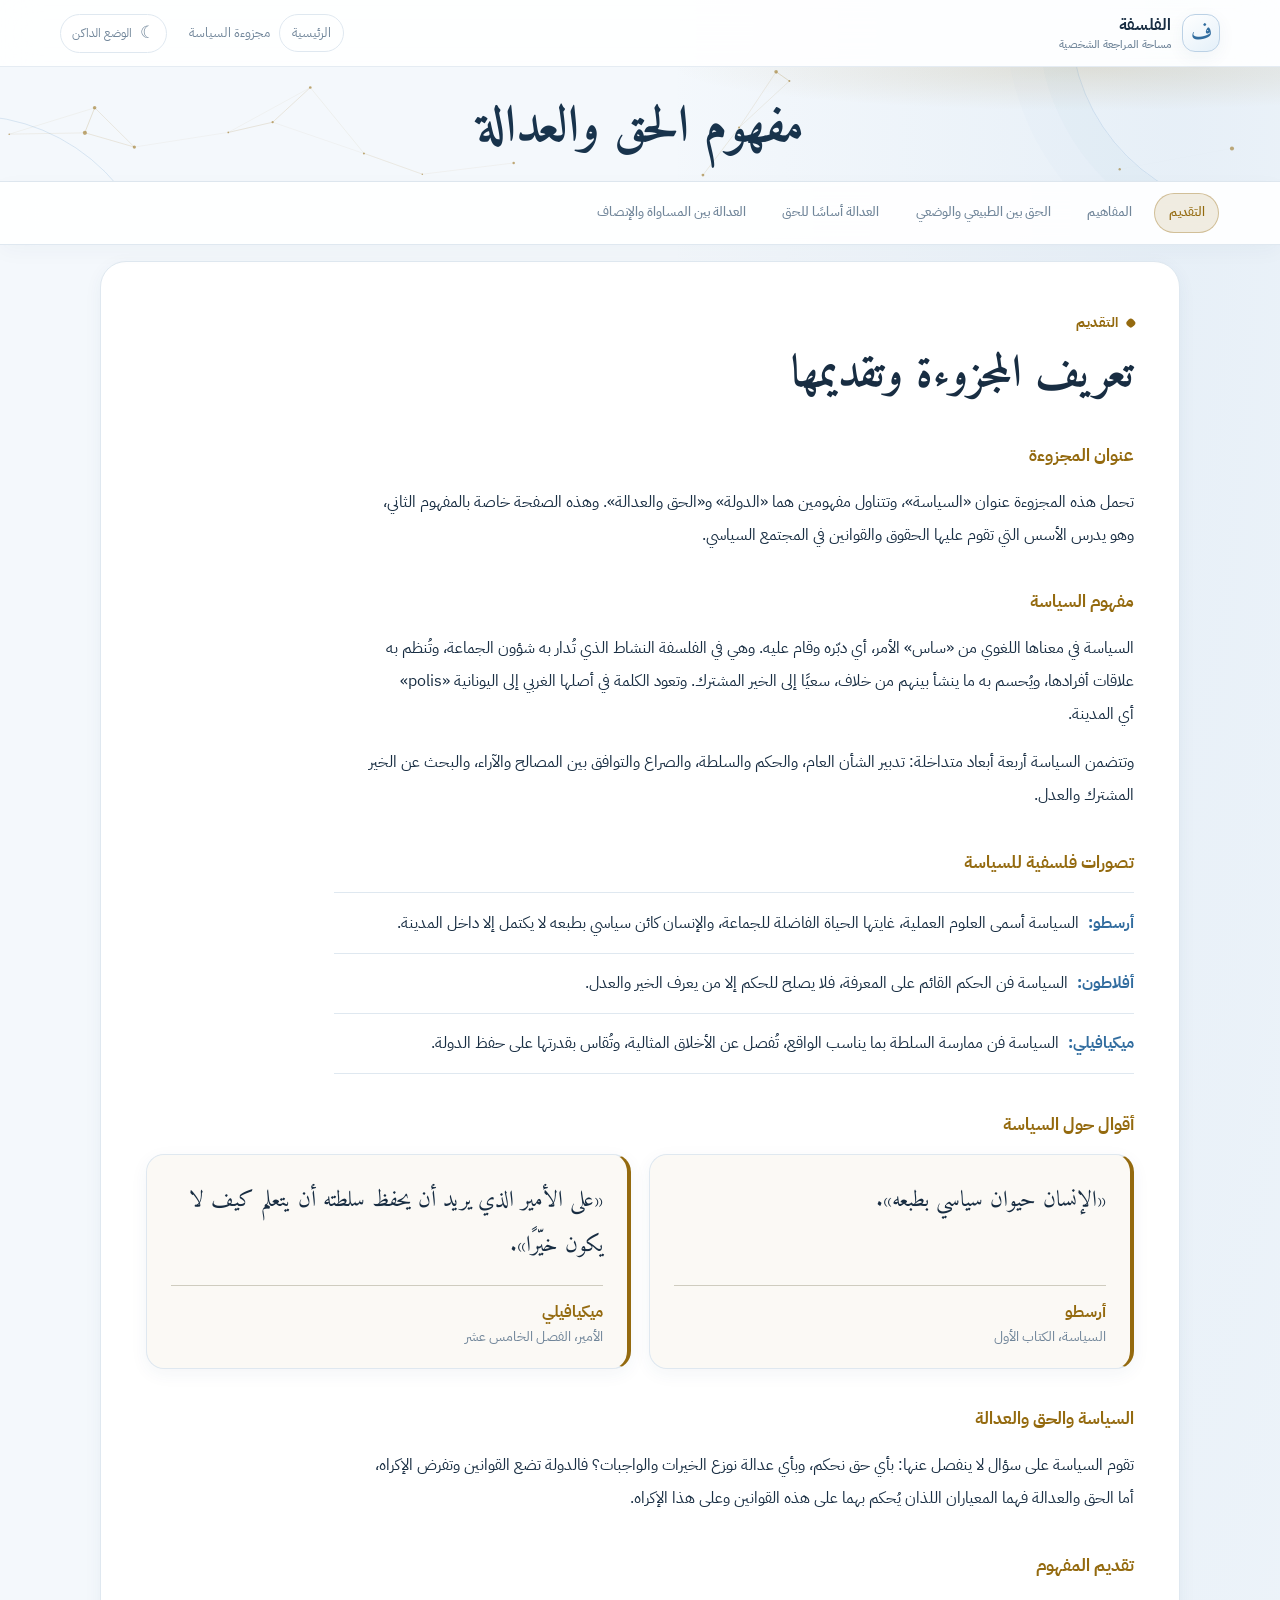
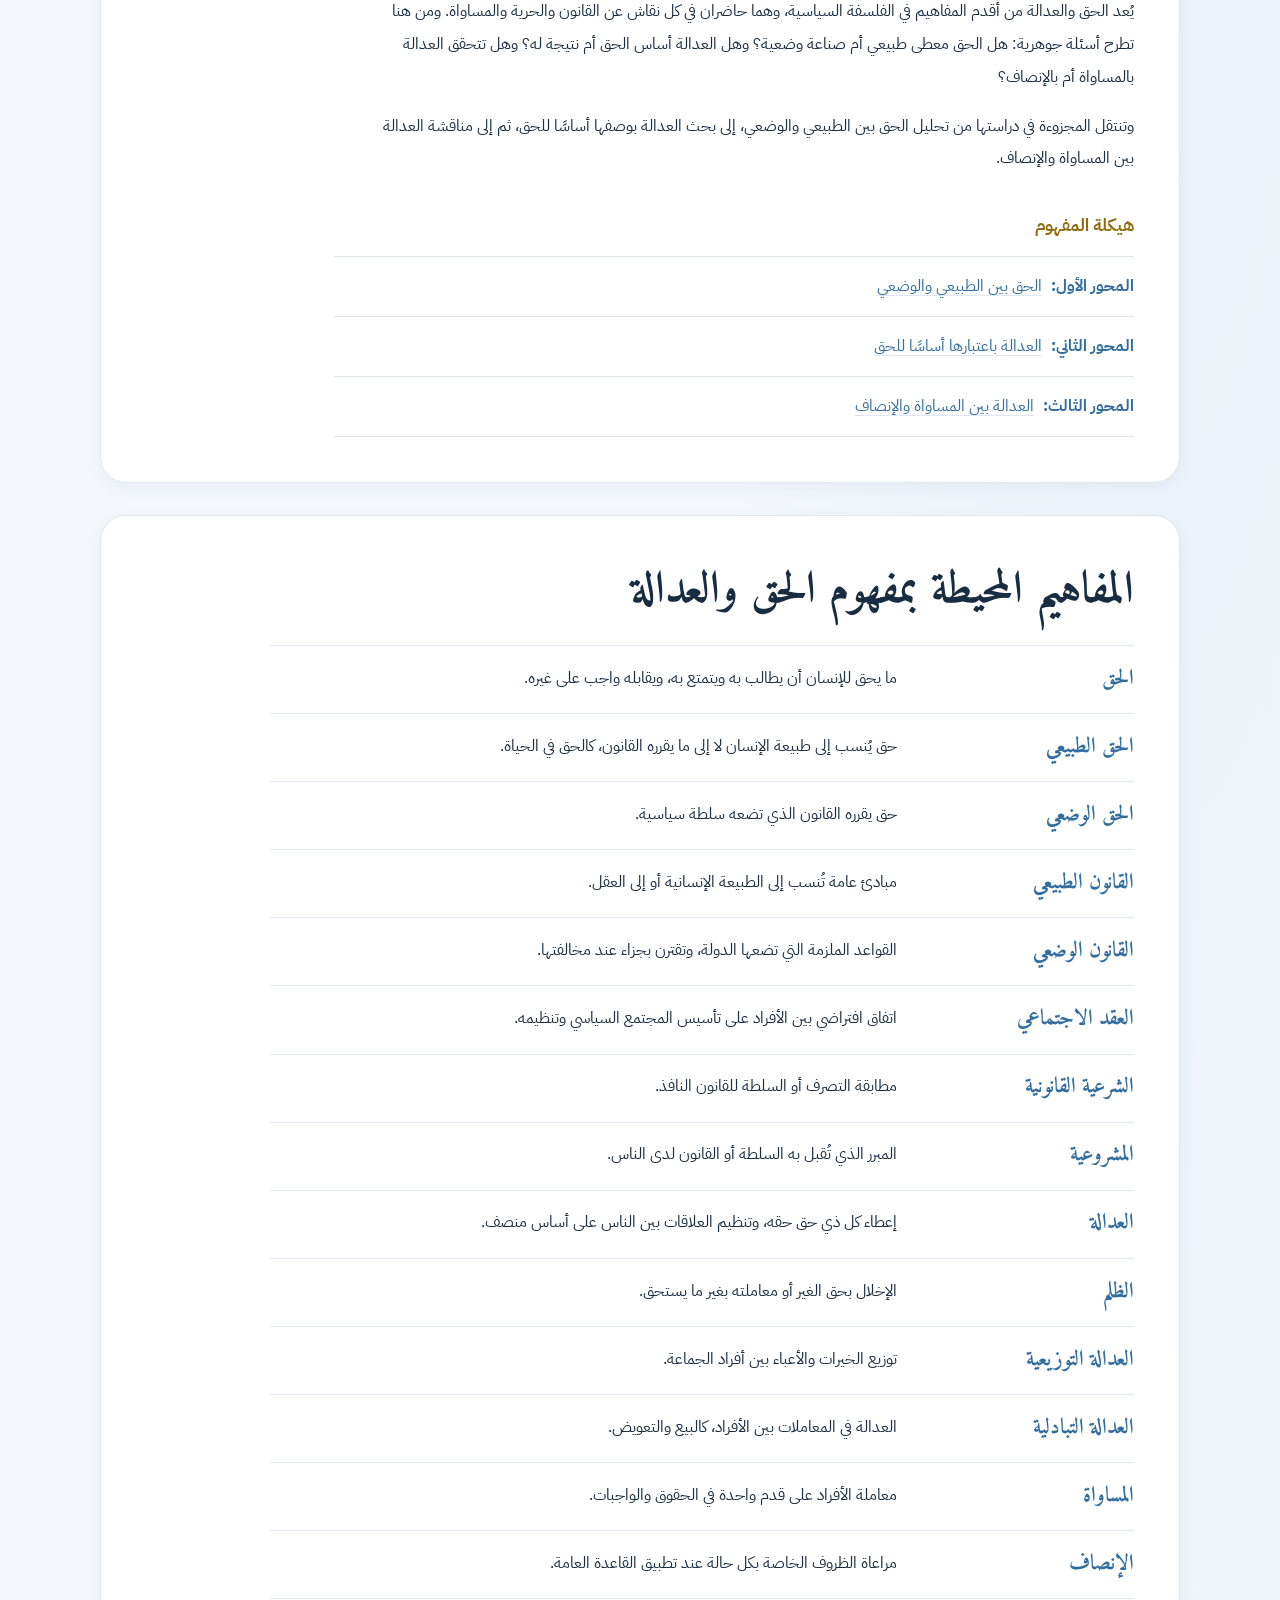
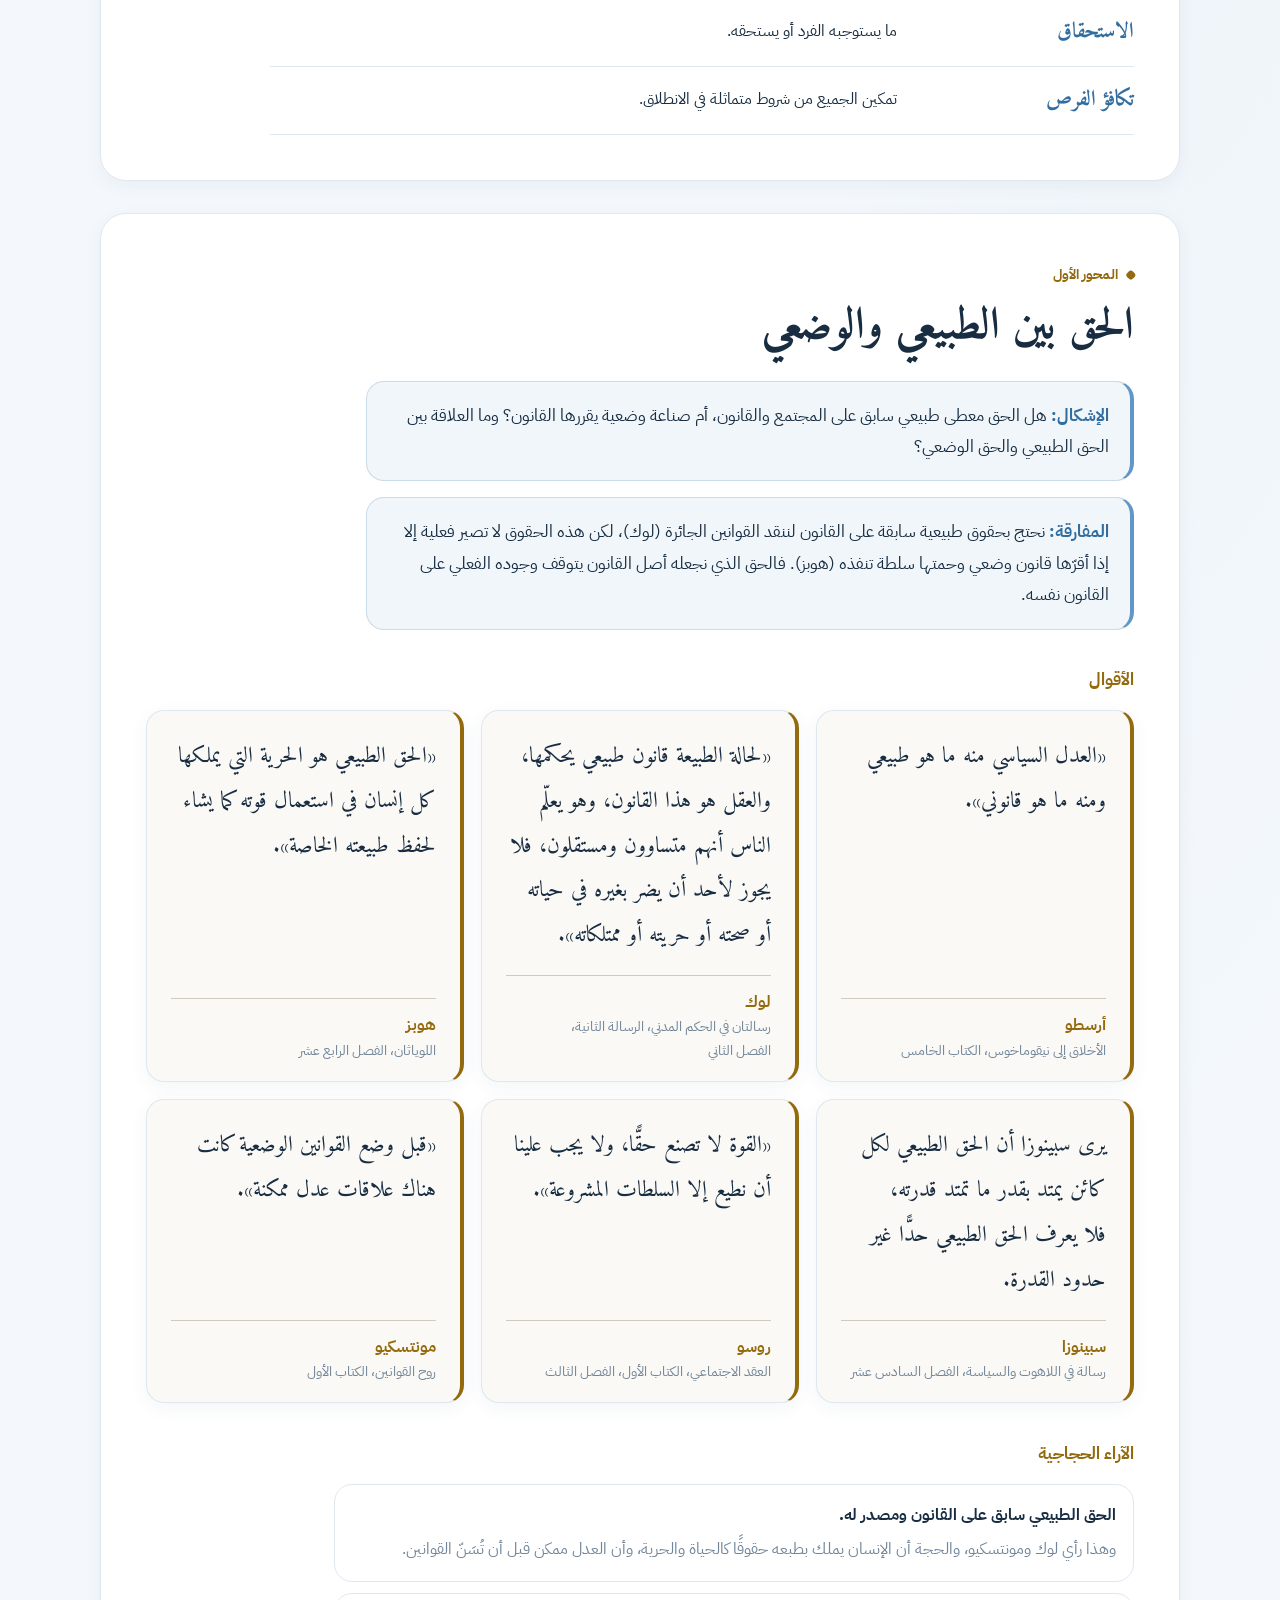
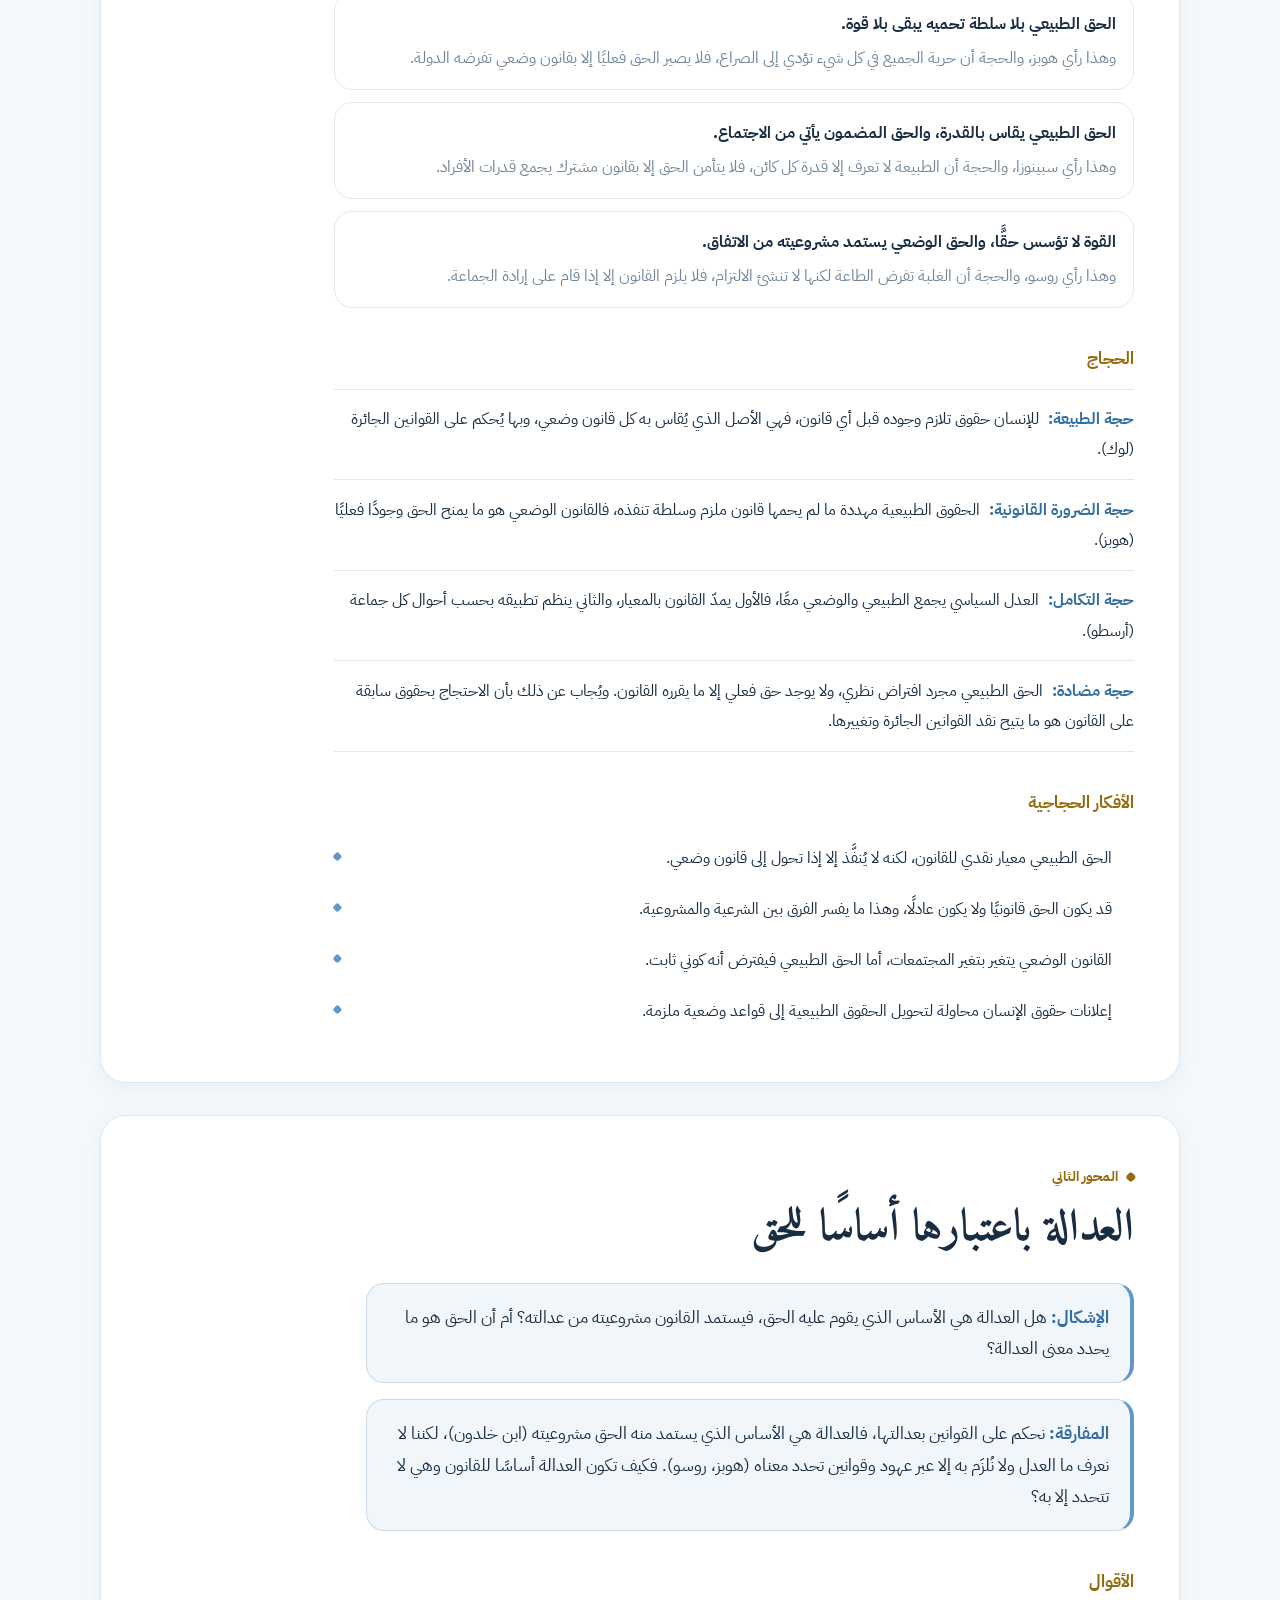
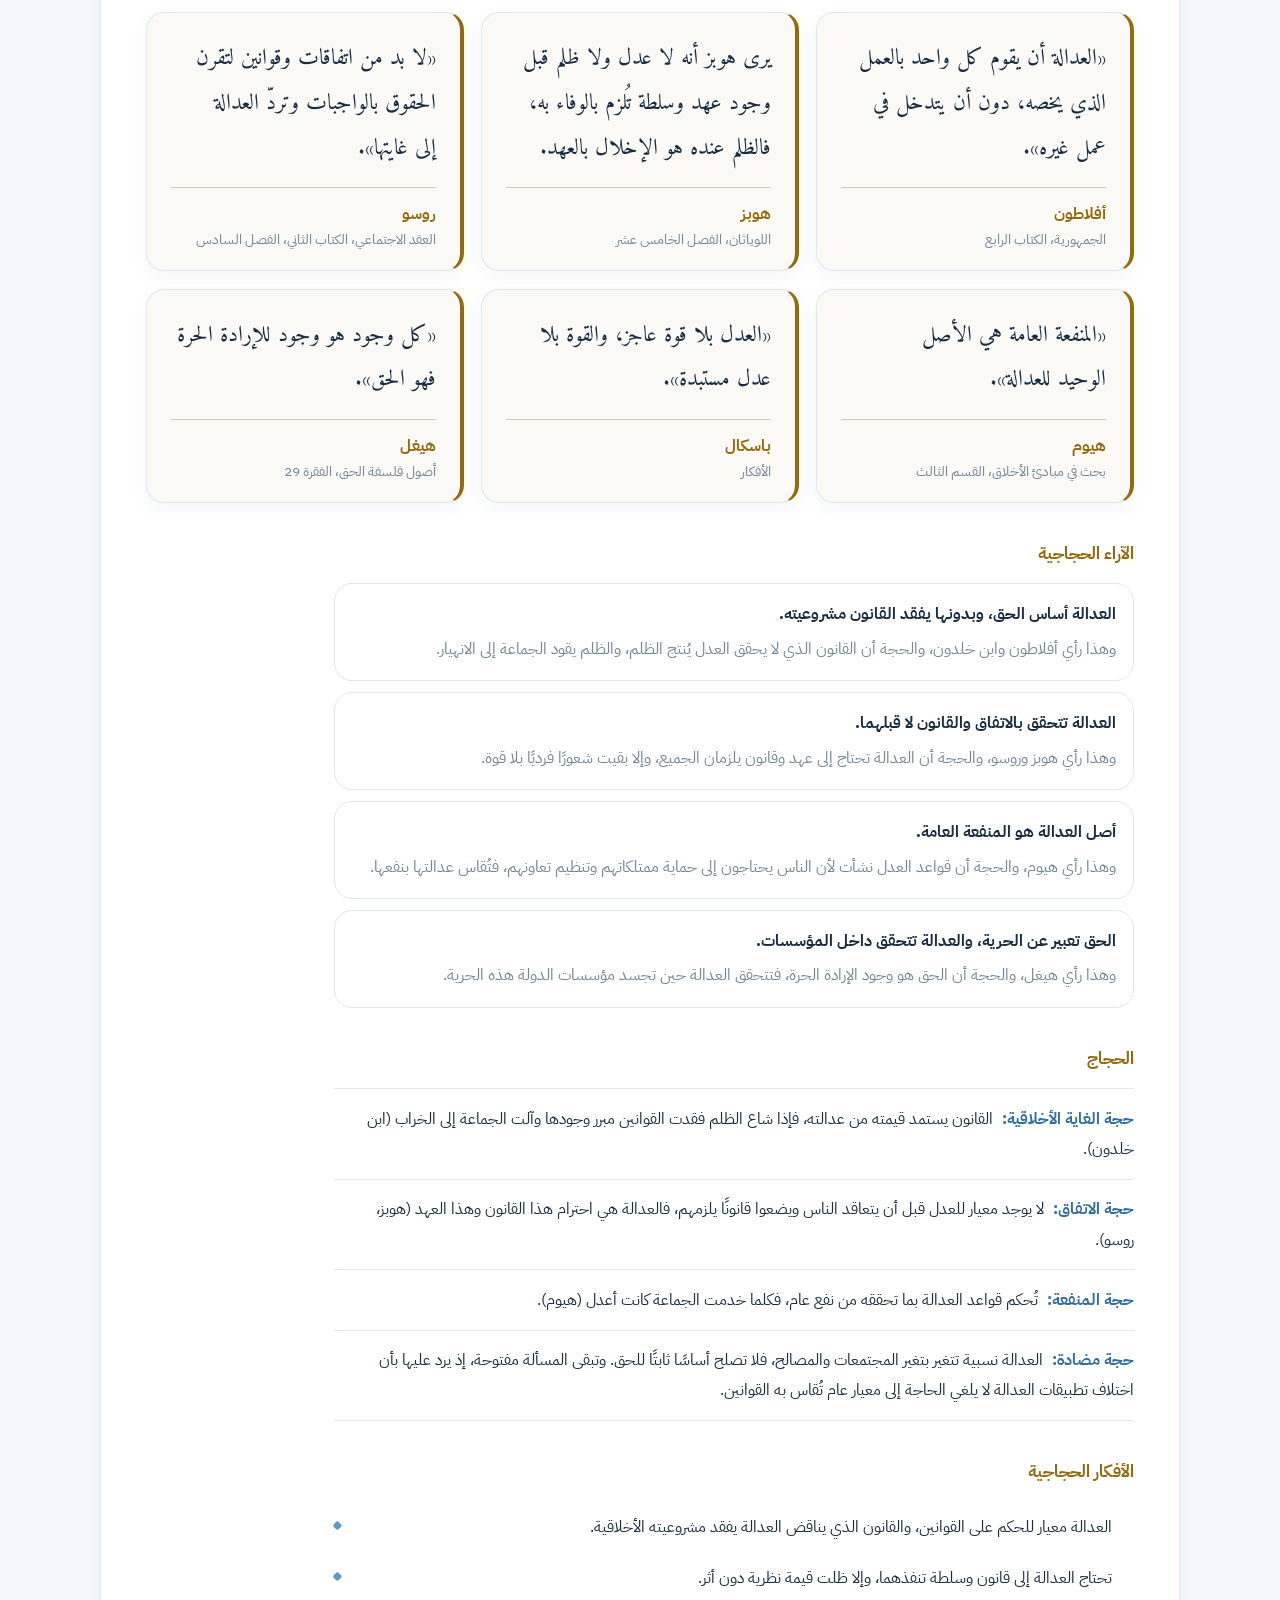
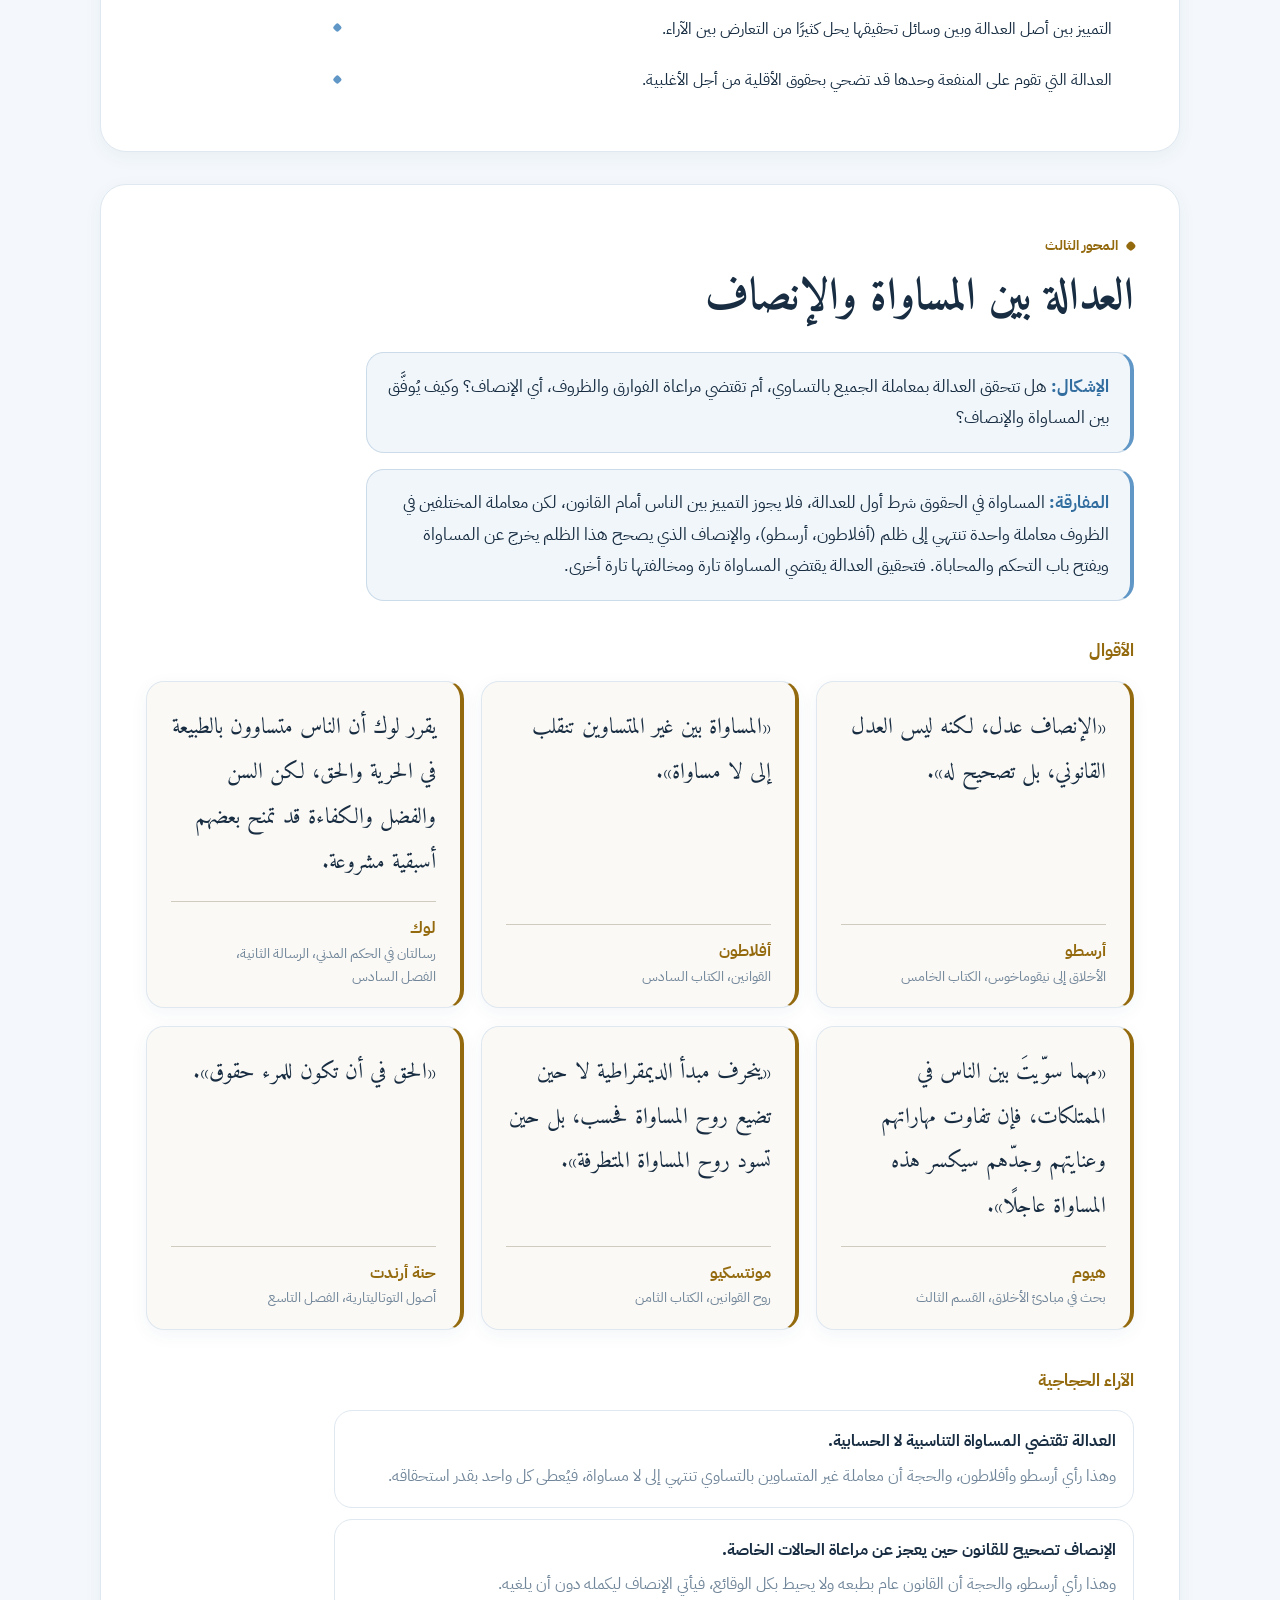
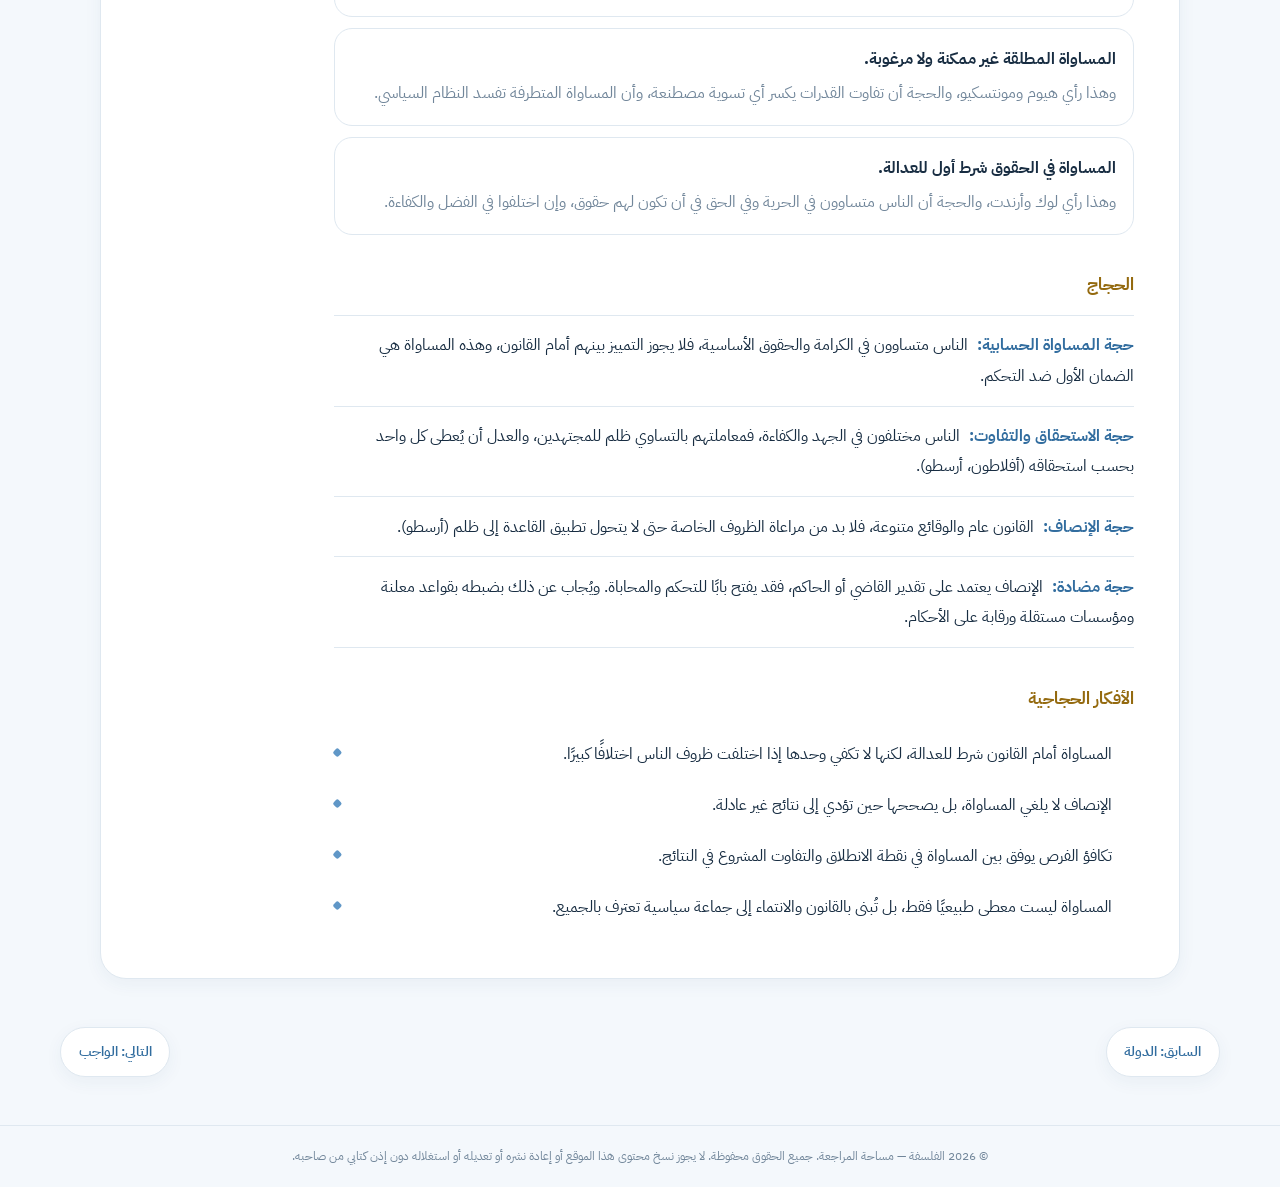
<file: content/u3-s2.html>
<!doctype html>
<html lang="ar" dir="rtl" data-origin="PHL-C88920325B7DD9DB">
<head>
<meta charset="utf-8">
<meta name="viewport" content="width=device-width,initial-scale=1">
<script>
(() => {
  try {
    const saved = localStorage.getItem("philo-theme");
    const systemDark = window.matchMedia && window.matchMedia("(prefers-color-scheme: dark)").matches;
    document.documentElement.dataset.theme = saved || (systemDark ? "dark" : "light");
  } catch (_) { document.documentElement.dataset.theme = "light"; }
})();
</script>

<title>الحق والعدالة · السياسة</title>
<meta name="description" content="درس الحق والعدالة في مجزوءة السياسة: الحق الطبيعي والوضعي، أساس العدالة، والمساواة والإنصاف.">
<link rel="canonical" href="https://abdellahriyaf.github.io/philo/content/u3-s2.html">
<meta property="og:type" content="website">
<meta property="og:locale" content="ar_MA">
<meta property="og:title" content="الحق والعدالة | الفلسفة - السياسة">
<meta property="og:description" content="درس الحق والعدالة في مجزوءة السياسة: الحق الطبيعي والوضعي، أساس العدالة، والمساواة والإنصاف.">
<meta property="og:url" content="https://abdellahriyaf.github.io/philo/content/u3-s2.html">
<meta name="twitter:card" content="summary">
<meta name="twitter:title" content="الحق والعدالة | الفلسفة - السياسة">
<meta name="twitter:description" content="درس الحق والعدالة في مجزوءة السياسة: الحق الطبيعي والوضعي، أساس العدالة، والمساواة والإنصاف.">
<link rel="preconnect" href="https://fonts.googleapis.com"><link href="https://fonts.googleapis.com/css2?family=Amiri:wght@400;700&family=IBM+Plex+Sans+Arabic:wght@400;500;600;700&display=swap" rel="stylesheet">
<link rel="stylesheet" href="../assets/site.css">
<meta name="author" content="الفلسفة — مساحة المراجعة">
<meta name="copyright" content="© 2026 الفلسفة — مساحة المراجعة. All rights reserved.">
<!-- © 2026 الفلسفة — مساحة المراجعة. All rights reserved. Unauthorized copying, republishing or modification is prohibited. Origin ID: PHL-C88920325B7DD9DB -->
<link rel="icon" href="/philo/favicon.ico" sizes="48x48">
<link rel="icon" href="/philo/favicon.svg" type="image/svg+xml">
<link rel="apple-touch-icon" href="/philo/apple-touch-icon.png">
<link rel="manifest" href="/philo/site.webmanifest">
</head>
<body style="--c:#946a0f">
<div class="sitebar"><div class="wrap"><a href="../index.html">الرئيسية</a><span>/ مجزوءة السياسة</span></div></div>
<header class="hero">
  <div class="wrap">
    <h1>مفهوم الحق والعدالة</h1>
    <p class="lede">المفاهيم المحيطة بالحق والعدالة، ثم محاورهما الثلاثة: الحق بين الطبيعي والوضعي، والعدالة أساسًا للحق، والعدالة بين المساواة والإنصاف، مع أقوال الفلاسفة والآراء الحجاجية والحجج لكل محور.</p>
  </div>
</header>
<nav class="topnav" aria-label="التنقل داخل الصفحة"><div class="wrap"><ul><li><a href="#intro">التقديم</a></li><li><a href="#concepts">المفاهيم</a></li><li><a href="#axis-1">الحق بين الطبيعي والوضعي</a></li><li><a href="#axis-2">العدالة أساسًا للحق</a></li><li><a href="#axis-3">العدالة بين المساواة والإنصاف</a></li></ul></div></nav>

<section id="intro" class="block intro-block">
  <div class="wrap">
    <p class="kicker">التقديم</p>
    <h2>تعريف المجزوءة وتقديمها</h2>

    <h3>عنوان المجزوءة</h3>
    <div class="prose">
      <p>تحمل هذه المجزوءة عنوان «السياسة»، وتتناول مفهومين هما «الدولة» و«الحق والعدالة». وهذه الصفحة خاصة بالمفهوم الثاني، وهو يدرس الأسس التي تقوم عليها الحقوق والقوانين في المجتمع السياسي.</p>
    </div>

    <h3>مفهوم السياسة</h3>
    <div class="prose">
      <p>السياسة في معناها اللغوي من «ساس» الأمر، أي دبّره وقام عليه. وهي في الفلسفة النشاط الذي تُدار به شؤون الجماعة، وتُنظم به علاقات أفرادها، ويُحسم به ما ينشأ بينهم من خلاف، سعيًا إلى الخير المشترك. وتعود الكلمة في أصلها الغربي إلى اليونانية «polis» أي المدينة.</p>
      <p>وتتضمن السياسة أربعة أبعاد متداخلة: تدبير الشأن العام، والحكم والسلطة، والصراع والتوافق بين المصالح والآراء، والبحث عن الخير المشترك والعدل.</p>
    </div>

    <h3>تصورات فلسفية للسياسة</h3>
    <ul class="args">
      <li><span class="label">أرسطو:</span> السياسة أسمى العلوم العملية، غايتها الحياة الفاضلة للجماعة، والإنسان كائن سياسي بطبعه لا يكتمل إلا داخل المدينة.</li>
      <li><span class="label">أفلاطون:</span> السياسة فن الحكم القائم على المعرفة، فلا يصلح للحكم إلا من يعرف الخير والعدل.</li>
      <li><span class="label">ميكيافيلي:</span> السياسة فن ممارسة السلطة بما يناسب الواقع، تُفصل عن الأخلاق المثالية، وتُقاس بقدرتها على حفظ الدولة.</li>
    </ul>

    <h3>أقوال حول السياسة</h3>
    <ol class="quotes">
      <li>
        <p class="qtext">«الإنسان حيوان سياسي بطبعه».</p>
        <p class="qsrc"><b>أرسطو</b><br>السياسة، الكتاب الأول</p>
      </li>
      <li>
        <p class="qtext">«على الأمير الذي يريد أن يحفظ سلطته أن يتعلم كيف لا يكون خيّرًا».</p>
        <p class="qsrc"><b>ميكيافيلي</b><br>الأمير، الفصل الخامس عشر</p>
      </li>
    </ol>

    <h3>السياسة والحق والعدالة</h3>
    <div class="prose">
      <p>تقوم السياسة على سؤال لا ينفصل عنها: بأي حق نحكم، وبأي عدالة نوزع الخيرات والواجبات؟ فالدولة تضع القوانين وتفرض الإكراه، أما الحق والعدالة فهما المعياران اللذان يُحكم بهما على هذه القوانين وعلى هذا الإكراه.</p>
    </div>

    <h3>تقديم المفهوم</h3>
    <div class="prose">
      <p>يُعد الحق والعدالة من أقدم المفاهيم في الفلسفة السياسية، وهما حاضران في كل نقاش عن القانون والحرية والمساواة. ومن هنا تطرح أسئلة جوهرية: هل الحق معطى طبيعي أم صناعة وضعية؟ وهل العدالة أساس الحق أم نتيجة له؟ وهل تتحقق العدالة بالمساواة أم بالإنصاف؟</p>
      <p>وتنتقل المجزوءة في دراستها من تحليل الحق بين الطبيعي والوضعي، إلى بحث العدالة بوصفها أساسًا للحق، ثم إلى مناقشة العدالة بين المساواة والإنصاف.</p>
    </div>

        <h3>هيكلة المفهوم</h3>
    <ul class="args">
      <li><span class="label">المحور الأول:</span> <a href="#axis-1">الحق بين الطبيعي والوضعي</a></li>
      <li><span class="label">المحور الثاني:</span> <a href="#axis-2">العدالة باعتبارها أساسًا للحق</a></li>
      <li><span class="label">المحور الثالث:</span> <a href="#axis-3">العدالة بين المساواة والإنصاف</a></li>
    </ul>
  </div>
</section>

<section id="concepts" class="block concepts-block">
  <div class="wrap">
    <h2>المفاهيم المحيطة بمفهوم الحق والعدالة</h2>
    <dl class="concepts">
      <div class="concept"><dt>الحق</dt><dd>ما يحق للإنسان أن يطالب به ويتمتع به، ويقابله واجب على غيره.</dd></div>
      <div class="concept"><dt>الحق الطبيعي</dt><dd>حق يُنسب إلى طبيعة الإنسان لا إلى ما يقرره القانون، كالحق في الحياة.</dd></div>
      <div class="concept"><dt>الحق الوضعي</dt><dd>حق يقرره القانون الذي تضعه سلطة سياسية.</dd></div>
      <div class="concept"><dt>القانون الطبيعي</dt><dd>مبادئ عامة تُنسب إلى الطبيعة الإنسانية أو إلى العقل.</dd></div>
      <div class="concept"><dt>القانون الوضعي</dt><dd>القواعد الملزمة التي تضعها الدولة، وتقترن بجزاء عند مخالفتها.</dd></div>
      <div class="concept"><dt>العقد الاجتماعي</dt><dd>اتفاق افتراضي بين الأفراد على تأسيس المجتمع السياسي وتنظيمه.</dd></div>
      <div class="concept"><dt>الشرعية القانونية</dt><dd>مطابقة التصرف أو السلطة للقانون النافذ.</dd></div>
      <div class="concept"><dt>المشروعية</dt><dd>المبرر الذي تُقبل به السلطة أو القانون لدى الناس.</dd></div>
      <div class="concept"><dt>العدالة</dt><dd>إعطاء كل ذي حق حقه، وتنظيم العلاقات بين الناس على أساس منصف.</dd></div>
      <div class="concept"><dt>الظلم</dt><dd>الإخلال بحق الغير أو معاملته بغير ما يستحق.</dd></div>
      <div class="concept"><dt>العدالة التوزيعية</dt><dd>توزيع الخيرات والأعباء بين أفراد الجماعة.</dd></div>
      <div class="concept"><dt>العدالة التبادلية</dt><dd>العدالة في المعاملات بين الأفراد، كالبيع والتعويض.</dd></div>
      <div class="concept"><dt>المساواة</dt><dd>معاملة الأفراد على قدم واحدة في الحقوق والواجبات.</dd></div>
      <div class="concept"><dt>الإنصاف</dt><dd>مراعاة الظروف الخاصة بكل حالة عند تطبيق القاعدة العامة.</dd></div>
      <div class="concept"><dt>الاستحقاق</dt><dd>ما يستوجبه الفرد أو يستحقه.</dd></div>
      <div class="concept"><dt>تكافؤ الفرص</dt><dd>تمكين الجميع من شروط متماثلة في الانطلاق.</dd></div>
    </dl>
  </div>
</section>

<section id="axis-1" class="block axis-1">
  <div class="wrap">
    <p class="kicker">المحور الأول</p>
    <h2>الحق بين الطبيعي والوضعي</h2>

    <div class="problem">
      <p><strong>الإشكال:</strong> هل الحق معطى طبيعي سابق على المجتمع والقانون، أم صناعة وضعية يقررها القانون؟ وما العلاقة بين الحق الطبيعي والحق الوضعي؟</p>
    </div>

<div class="problem paradox"><p><strong>المفارقة:</strong> نحتج بحقوق طبيعية سابقة على القانون لننقد القوانين الجائرة (لوك)، لكن هذه الحقوق لا تصير فعلية إلا إذا أقرّها قانون وضعي وحمتها سلطة تنفذه (هوبز). فالحق الذي نجعله أصل القانون يتوقف وجوده الفعلي على القانون نفسه.</p></div>

    <h3>الأقوال</h3>
    <ol class="quotes">
      <li>
        <p class="qtext">«العدل السياسي منه ما هو طبيعي ومنه ما هو قانوني».</p>
        <p class="qsrc"><b>أرسطو</b><br>الأخلاق إلى نيقوماخوس، الكتاب الخامس</p>
      </li>
      <li>
        <p class="qtext">«لحالة الطبيعة قانون طبيعي يحكمها، والعقل هو هذا القانون، وهو يعلّم الناس أنهم متساوون ومستقلون، فلا يجوز لأحد أن يضر بغيره في حياته أو صحته أو حريته أو ممتلكاته».</p>
        <p class="qsrc"><b>لوك</b><br>رسالتان في الحكم المدني، الرسالة الثانية، الفصل الثاني</p>
      </li>
      <li>
        <p class="qtext">«الحق الطبيعي هو الحرية التي يملكها كل إنسان في استعمال قوته كما يشاء لحفظ طبيعته الخاصة».</p>
        <p class="qsrc"><b>هوبز</b><br>اللوياثان، الفصل الرابع عشر</p>
      </li>
      <li>
        <p class="qtext">يرى سبينوزا أن الحق الطبيعي لكل كائن يمتد بقدر ما تمتد قدرته، فلا يعرف الحق الطبيعي حدًّا غير حدود القدرة.</p>
        <p class="qsrc"><b>سبينوزا</b><br>رسالة في اللاهوت والسياسة، الفصل السادس عشر</p>
      </li>
      <li>
        <p class="qtext">«القوة لا تصنع حقًّا، ولا يجب علينا أن نطيع إلا السلطات المشروعة».</p>
        <p class="qsrc"><b>روسو</b><br>العقد الاجتماعي، الكتاب الأول، الفصل الثالث</p>
      </li>
      <li>
        <p class="qtext">«قبل وضع القوانين الوضعية كانت هناك علاقات عدل ممكنة».</p>
        <p class="qsrc"><b>مونتسكيو</b><br>روح القوانين، الكتاب الأول</p>
      </li>
    </ol>

    <h3>الآراء الحجاجية</h3>
    <ul class="theses">
      <li>
        <strong>الحق الطبيعي سابق على القانون ومصدر له.</strong>
        <p>وهذا رأي لوك ومونتسكيو، والحجة أن الإنسان يملك بطبعه حقوقًا كالحياة والحرية، وأن العدل ممكن قبل أن تُسَنّ القوانين.</p>
      </li>
      <li>
        <strong>الحق الطبيعي بلا سلطة تحميه يبقى بلا قوة.</strong>
        <p>وهذا رأي هوبز، والحجة أن حرية الجميع في كل شيء تؤدي إلى الصراع، فلا يصير الحق فعليًا إلا بقانون وضعي تفرضه الدولة.</p>
      </li>
      <li>
        <strong>الحق الطبيعي يقاس بالقدرة، والحق المضمون يأتي من الاجتماع.</strong>
        <p>وهذا رأي سبينوزا، والحجة أن الطبيعة لا تعرف إلا قدرة كل كائن، فلا يتأمن الحق إلا بقانون مشترك يجمع قدرات الأفراد.</p>
      </li>
      <li>
        <strong>القوة لا تؤسس حقًّا، والحق الوضعي يستمد مشروعيته من الاتفاق.</strong>
        <p>وهذا رأي روسو، والحجة أن الغلبة تفرض الطاعة لكنها لا تنشئ الالتزام، فلا يلزم القانون إلا إذا قام على إرادة الجماعة.</p>
      </li>
    </ul>

    <h3>الحجاج</h3>
    <ul class="args">
      <li><span class="label">حجة الطبيعة:</span> للإنسان حقوق تلازم وجوده قبل أي قانون، فهي الأصل الذي يُقاس به كل قانون وضعي، وبها يُحكم على القوانين الجائرة (لوك).</li>
      <li><span class="label">حجة الضرورة القانونية:</span> الحقوق الطبيعية مهددة ما لم يحمها قانون ملزم وسلطة تنفذه، فالقانون الوضعي هو ما يمنح الحق وجودًا فعليًا (هوبز).</li>
      <li><span class="label">حجة التكامل:</span> العدل السياسي يجمع الطبيعي والوضعي معًا، فالأول يمدّ القانون بالمعيار، والثاني ينظم تطبيقه بحسب أحوال كل جماعة (أرسطو).</li>
      <li><span class="label">حجة مضادة:</span> الحق الطبيعي مجرد افتراض نظري، ولا يوجد حق فعلي إلا ما يقرره القانون. ويُجاب عن ذلك بأن الاحتجاج بحقوق سابقة على القانون هو ما يتيح نقد القوانين الجائرة وتغييرها.</li>
    </ul>

    <h3>الأفكار الحجاجية</h3>
    <ul class="ideas">
      <li>الحق الطبيعي معيار نقدي للقانون، لكنه لا يُنفَّذ إلا إذا تحول إلى قانون وضعي.</li>
      <li>قد يكون الحق قانونيًا ولا يكون عادلًا، وهذا ما يفسر الفرق بين الشرعية والمشروعية.</li>
      <li>القانون الوضعي يتغير بتغير المجتمعات، أما الحق الطبيعي فيفترض أنه كوني ثابت.</li>
      <li>إعلانات حقوق الإنسان محاولة لتحويل الحقوق الطبيعية إلى قواعد وضعية ملزمة.</li>
    </ul>
  </div>
</section>

<section id="axis-2" class="block axis-2">
  <div class="wrap">
    <p class="kicker">المحور الثاني</p>
    <h2>العدالة باعتبارها أساسًا للحق</h2>

    <div class="problem">
      <p><strong>الإشكال:</strong> هل العدالة هي الأساس الذي يقوم عليه الحق، فيستمد القانون مشروعيته من عدالته؟ أم أن الحق هو ما يحدد معنى العدالة؟</p>
    </div>

<div class="problem paradox"><p><strong>المفارقة:</strong> نحكم على القوانين بعدالتها، فالعدالة هي الأساس الذي يستمد منه الحق مشروعيته (ابن خلدون)، لكننا لا نعرف ما العدل ولا نُلزَم به إلا عبر عهود وقوانين تحدد معناه (هوبز، روسو). فكيف تكون العدالة أساسًا للقانون وهي لا تتحدد إلا به؟</p></div>

    <h3>الأقوال</h3>
    <ol class="quotes">
      <li>
        <p class="qtext">«العدالة أن يقوم كل واحد بالعمل الذي يخصه، دون أن يتدخل في عمل غيره».</p>
        <p class="qsrc"><b>أفلاطون</b><br>الجمهورية، الكتاب الرابع</p>
      </li>
      <li>
        <p class="qtext">يرى هوبز أنه لا عدل ولا ظلم قبل وجود عهد وسلطة تُلزم بالوفاء به، فالظلم عنده هو الإخلال بالعهد.</p>
        <p class="qsrc"><b>هوبز</b><br>اللوياثان، الفصل الخامس عشر</p>
      </li>
      <li>
        <p class="qtext">«لا بد من اتفاقات وقوانين لتقرن الحقوق بالواجبات وتردّ العدالة إلى غايتها».</p>
        <p class="qsrc"><b>روسو</b><br>العقد الاجتماعي، الكتاب الثاني، الفصل السادس</p>
      </li>
      <li>
        <p class="qtext">«المنفعة العامة هي الأصل الوحيد للعدالة».</p>
        <p class="qsrc"><b>هيوم</b><br>بحث في مبادئ الأخلاق، القسم الثالث</p>
      </li>
      <li>
        <p class="qtext">«العدل بلا قوة عاجز، والقوة بلا عدل مستبدة».</p>
        <p class="qsrc"><b>باسكال</b><br>الأفكار</p>
      </li>
      <li>
        <p class="qtext">«كل وجود هو وجود للإرادة الحرة فهو الحق».</p>
        <p class="qsrc"><b>هيغل</b><br>أصول فلسفة الحق، الفقرة 29</p>
      </li>
    </ol>

    <h3>الآراء الحجاجية</h3>
    <ul class="theses">
      <li>
        <strong>العدالة أساس الحق، وبدونها يفقد القانون مشروعيته.</strong>
        <p>وهذا رأي أفلاطون وابن خلدون، والحجة أن القانون الذي لا يحقق العدل يُنتج الظلم، والظلم يقود الجماعة إلى الانهيار.</p>
      </li>
      <li>
        <strong>العدالة تتحقق بالاتفاق والقانون لا قبلهما.</strong>
        <p>وهذا رأي هوبز وروسو، والحجة أن العدالة تحتاج إلى عهد وقانون يلزمان الجميع، وإلا بقيت شعورًا فرديًا بلا قوة.</p>
      </li>
      <li>
        <strong>أصل العدالة هو المنفعة العامة.</strong>
        <p>وهذا رأي هيوم، والحجة أن قواعد العدل نشأت لأن الناس يحتاجون إلى حماية ممتلكاتهم وتنظيم تعاونهم، فتُقاس عدالتها بنفعها.</p>
      </li>
      <li>
        <strong>الحق تعبير عن الحرية، والعدالة تتحقق داخل المؤسسات.</strong>
        <p>وهذا رأي هيغل، والحجة أن الحق هو وجود الإرادة الحرة، فتتحقق العدالة حين تجسد مؤسسات الدولة هذه الحرية.</p>
      </li>
    </ul>

    <h3>الحجاج</h3>
    <ul class="args">
      <li><span class="label">حجة الغاية الأخلاقية:</span> القانون يستمد قيمته من عدالته، فإذا شاع الظلم فقدت القوانين مبرر وجودها وآلت الجماعة إلى الخراب (ابن خلدون).</li>
      <li><span class="label">حجة الاتفاق:</span> لا يوجد معيار للعدل قبل أن يتعاقد الناس ويضعوا قانونًا يلزمهم، فالعدالة هي احترام هذا القانون وهذا العهد (هوبز، روسو).</li>
      <li><span class="label">حجة المنفعة:</span> تُحكم قواعد العدالة بما تحققه من نفع عام، فكلما خدمت الجماعة كانت أعدل (هيوم).</li>
      <li><span class="label">حجة مضادة:</span> العدالة نسبية تتغير بتغير المجتمعات والمصالح، فلا تصلح أساسًا ثابتًا للحق. وتبقى المسألة مفتوحة، إذ يرد عليها بأن اختلاف تطبيقات العدالة لا يلغي الحاجة إلى معيار عام تُقاس به القوانين.</li>
    </ul>

    <h3>الأفكار الحجاجية</h3>
    <ul class="ideas">
      <li>العدالة معيار للحكم على القوانين، والقانون الذي يناقض العدالة يفقد مشروعيته الأخلاقية.</li>
      <li>تحتاج العدالة إلى قانون وسلطة تنفذهما، وإلا ظلت قيمة نظرية دون أثر.</li>
      <li>التمييز بين أصل العدالة وبين وسائل تحقيقها يحل كثيرًا من التعارض بين الآراء.</li>
      <li>العدالة التي تقوم على المنفعة وحدها قد تضحي بحقوق الأقلية من أجل الأغلبية.</li>
    </ul>
  </div>
</section>

<section id="axis-3" class="block axis-3">
  <div class="wrap">
    <p class="kicker">المحور الثالث</p>
    <h2>العدالة بين المساواة والإنصاف</h2>

    <div class="problem">
      <p><strong>الإشكال:</strong> هل تتحقق العدالة بمعاملة الجميع بالتساوي، أم تقتضي مراعاة الفوارق والظروف، أي الإنصاف؟ وكيف يُوفَّق بين المساواة والإنصاف؟</p>
    </div>

<div class="problem paradox"><p><strong>المفارقة:</strong> المساواة في الحقوق شرط أول للعدالة، فلا يجوز التمييز بين الناس أمام القانون، لكن معاملة المختلفين في الظروف معاملة واحدة تنتهي إلى ظلم (أفلاطون، أرسطو)، والإنصاف الذي يصحح هذا الظلم يخرج عن المساواة ويفتح باب التحكم والمحاباة. فتحقيق العدالة يقتضي المساواة تارة ومخالفتها تارة أخرى.</p></div>

    <h3>الأقوال</h3>
    <ol class="quotes">
      <li>
        <p class="qtext">«الإنصاف عدل، لكنه ليس العدل القانوني، بل تصحيح له».</p>
        <p class="qsrc"><b>أرسطو</b><br>الأخلاق إلى نيقوماخوس، الكتاب الخامس</p>
      </li>
      <li>
        <p class="qtext">«المساواة بين غير المتساوين تنقلب إلى لا مساواة».</p>
        <p class="qsrc"><b>أفلاطون</b><br>القوانين، الكتاب السادس</p>
      </li>
      <li>
        <p class="qtext">يقرر لوك أن الناس متساوون بالطبيعة في الحرية والحق، لكن السن والفضل والكفاءة قد تمنح بعضهم أسبقية مشروعة.</p>
        <p class="qsrc"><b>لوك</b><br>رسالتان في الحكم المدني، الرسالة الثانية، الفصل السادس</p>
      </li>
      <li>
        <p class="qtext">«مهما سوّيتَ بين الناس في الممتلكات، فإن تفاوت مهاراتهم وعنايتهم وجدّهم سيكسر هذه المساواة عاجلًا».</p>
        <p class="qsrc"><b>هيوم</b><br>بحث في مبادئ الأخلاق، القسم الثالث</p>
      </li>
      <li>
        <p class="qtext">«ينحرف مبدأ الديمقراطية لا حين تضيع روح المساواة فحسب، بل حين تسود روح المساواة المتطرفة».</p>
        <p class="qsrc"><b>مونتسكيو</b><br>روح القوانين، الكتاب الثامن</p>
      </li>
      <li>
        <p class="qtext">«الحق في أن تكون للمرء حقوق».</p>
        <p class="qsrc"><b>حنة أرندت</b><br>أصول التوتاليتارية، الفصل التاسع</p>
      </li>
    </ol>

    <h3>الآراء الحجاجية</h3>
    <ul class="theses">
      <li>
        <strong>العدالة تقتضي المساواة التناسبية لا الحسابية.</strong>
        <p>وهذا رأي أرسطو وأفلاطون، والحجة أن معاملة غير المتساوين بالتساوي تنتهي إلى لا مساواة، فيُعطى كل واحد بقدر استحقاقه.</p>
      </li>
      <li>
        <strong>الإنصاف تصحيح للقانون حين يعجز عن مراعاة الحالات الخاصة.</strong>
        <p>وهذا رأي أرسطو، والحجة أن القانون عام بطبعه ولا يحيط بكل الوقائع، فيأتي الإنصاف ليكمله دون أن يلغيه.</p>
      </li>
      <li>
        <strong>المساواة المطلقة غير ممكنة ولا مرغوبة.</strong>
        <p>وهذا رأي هيوم ومونتسكيو، والحجة أن تفاوت القدرات يكسر أي تسوية مصطنعة، وأن المساواة المتطرفة تفسد النظام السياسي.</p>
      </li>
      <li>
        <strong>المساواة في الحقوق شرط أول للعدالة.</strong>
        <p>وهذا رأي لوك وأرندت، والحجة أن الناس متساوون في الحرية وفي الحق في أن تكون لهم حقوق، وإن اختلفوا في الفضل والكفاءة.</p>
      </li>
    </ul>

    <h3>الحجاج</h3>
    <ul class="args">
      <li><span class="label">حجة المساواة الحسابية:</span> الناس متساوون في الكرامة والحقوق الأساسية، فلا يجوز التمييز بينهم أمام القانون، وهذه المساواة هي الضمان الأول ضد التحكم.</li>
      <li><span class="label">حجة الاستحقاق والتفاوت:</span> الناس مختلفون في الجهد والكفاءة، فمعاملتهم بالتساوي ظلم للمجتهدين، والعدل أن يُعطى كل واحد بحسب استحقاقه (أفلاطون، أرسطو).</li>
      <li><span class="label">حجة الإنصاف:</span> القانون عام والوقائع متنوعة، فلا بد من مراعاة الظروف الخاصة حتى لا يتحول تطبيق القاعدة إلى ظلم (أرسطو).</li>
      <li><span class="label">حجة مضادة:</span> الإنصاف يعتمد على تقدير القاضي أو الحاكم، فقد يفتح بابًا للتحكم والمحاباة. ويُجاب عن ذلك بضبطه بقواعد معلنة ومؤسسات مستقلة ورقابة على الأحكام.</li>
    </ul>

    <h3>الأفكار الحجاجية</h3>
    <ul class="ideas">
      <li>المساواة أمام القانون شرط للعدالة، لكنها لا تكفي وحدها إذا اختلفت ظروف الناس اختلافًا كبيرًا.</li>
      <li>الإنصاف لا يلغي المساواة، بل يصححها حين تؤدي إلى نتائج غير عادلة.</li>
      <li>تكافؤ الفرص يوفق بين المساواة في نقطة الانطلاق والتفاوت المشروع في النتائج.</li>
      <li>المساواة ليست معطى طبيعيًا فقط، بل تُبنى بالقانون والانتماء إلى جماعة سياسية تعترف بالجميع.</li>
    </ul>
  </div>
</section>

<nav class="wrap pager" aria-label="التنقل بين الدروس"><a href="u3-s1.html">السابق: الدولة</a><a href="u4-s1.html">التالي: الواجب</a></nav>
  <script src="../assets/ui.js" defer></script>
<!-- PHL-C88920325B7DD9DB · الفلسفة — مساحة المراجعة · 2026 -->
</body>
</html>
</file>
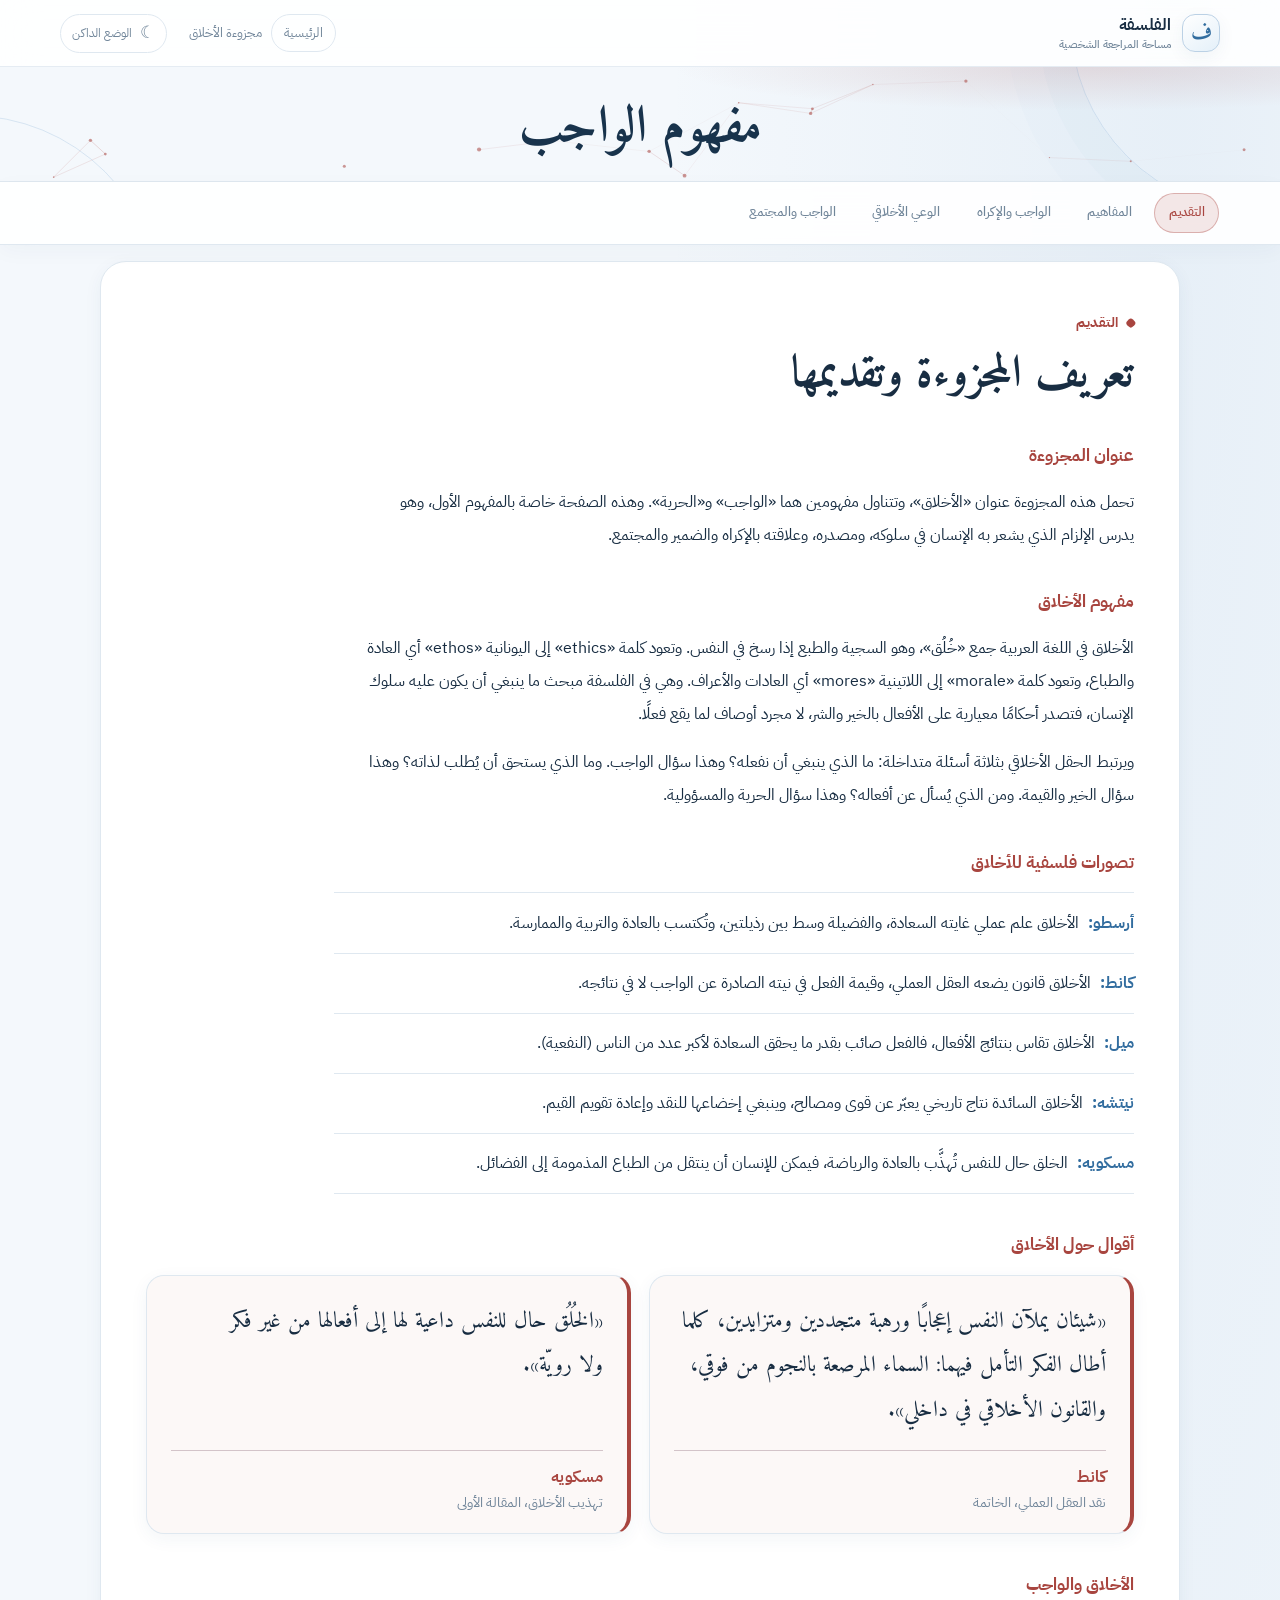
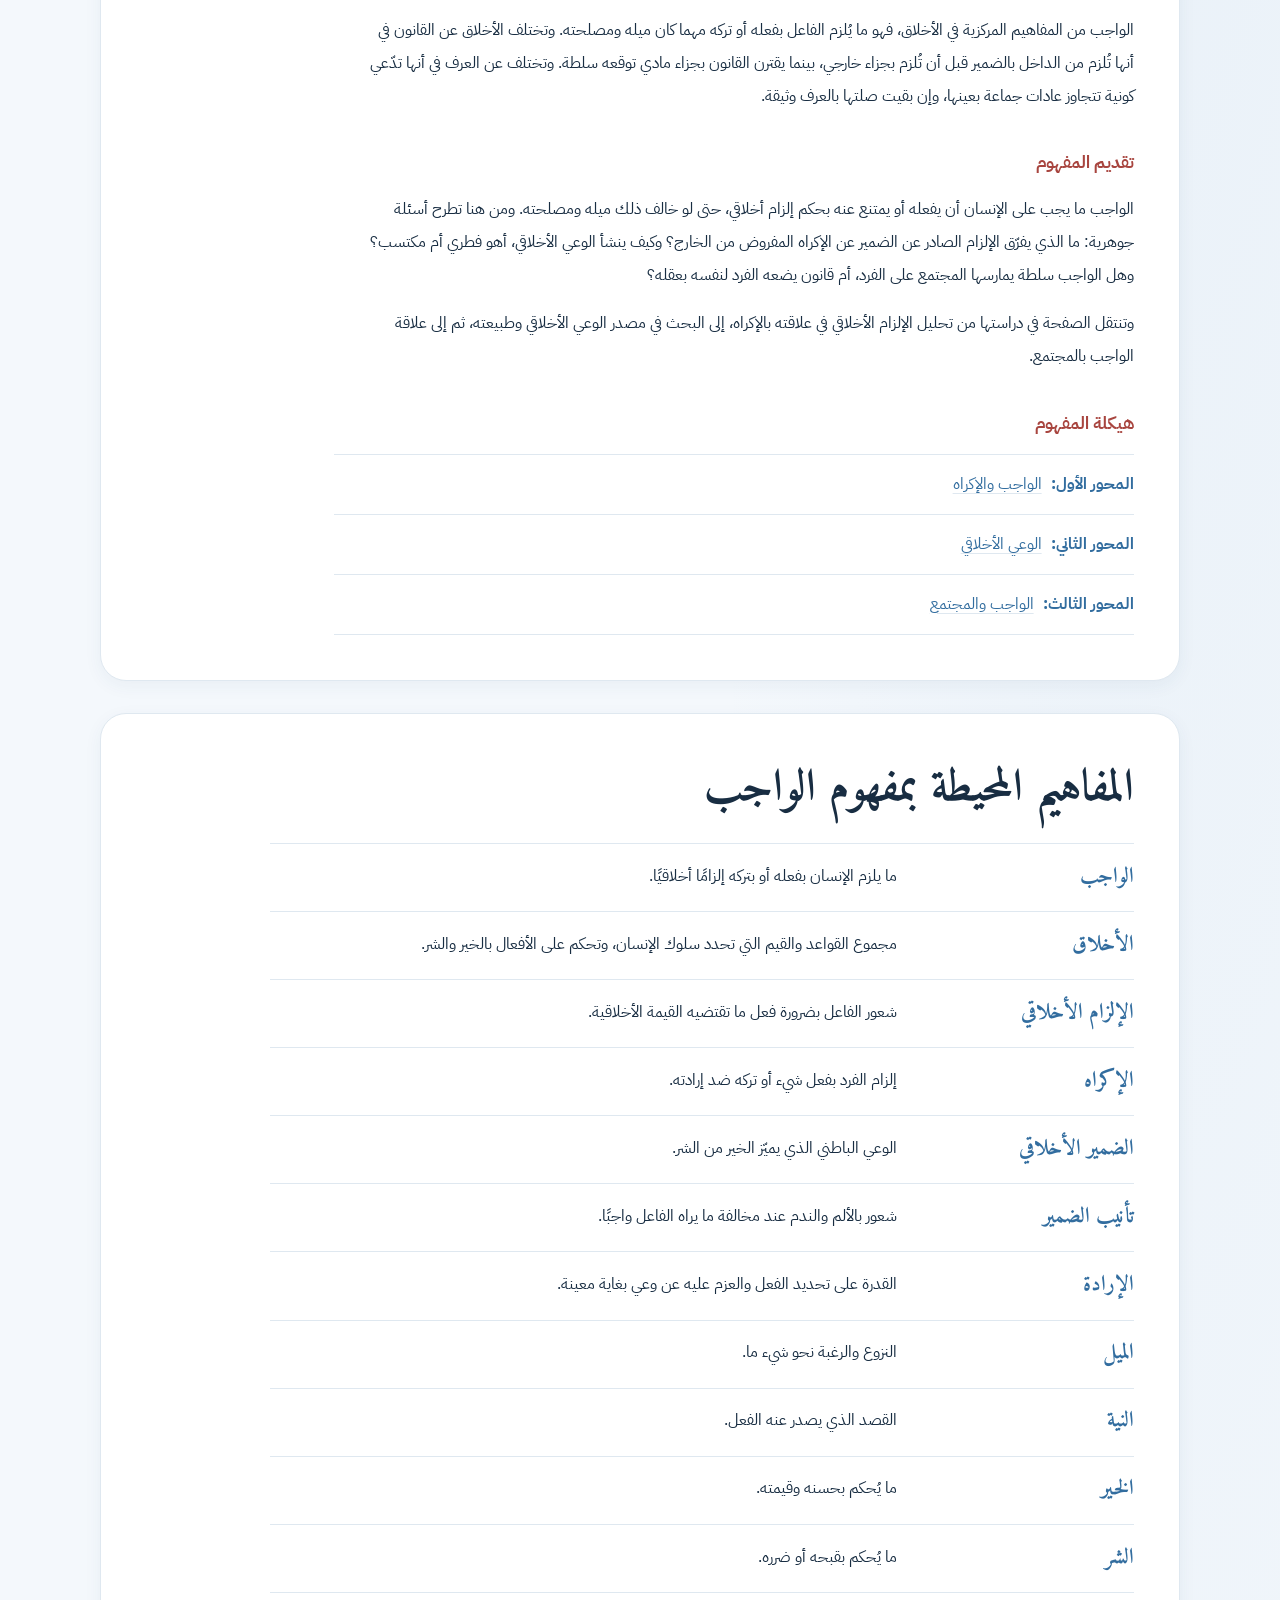
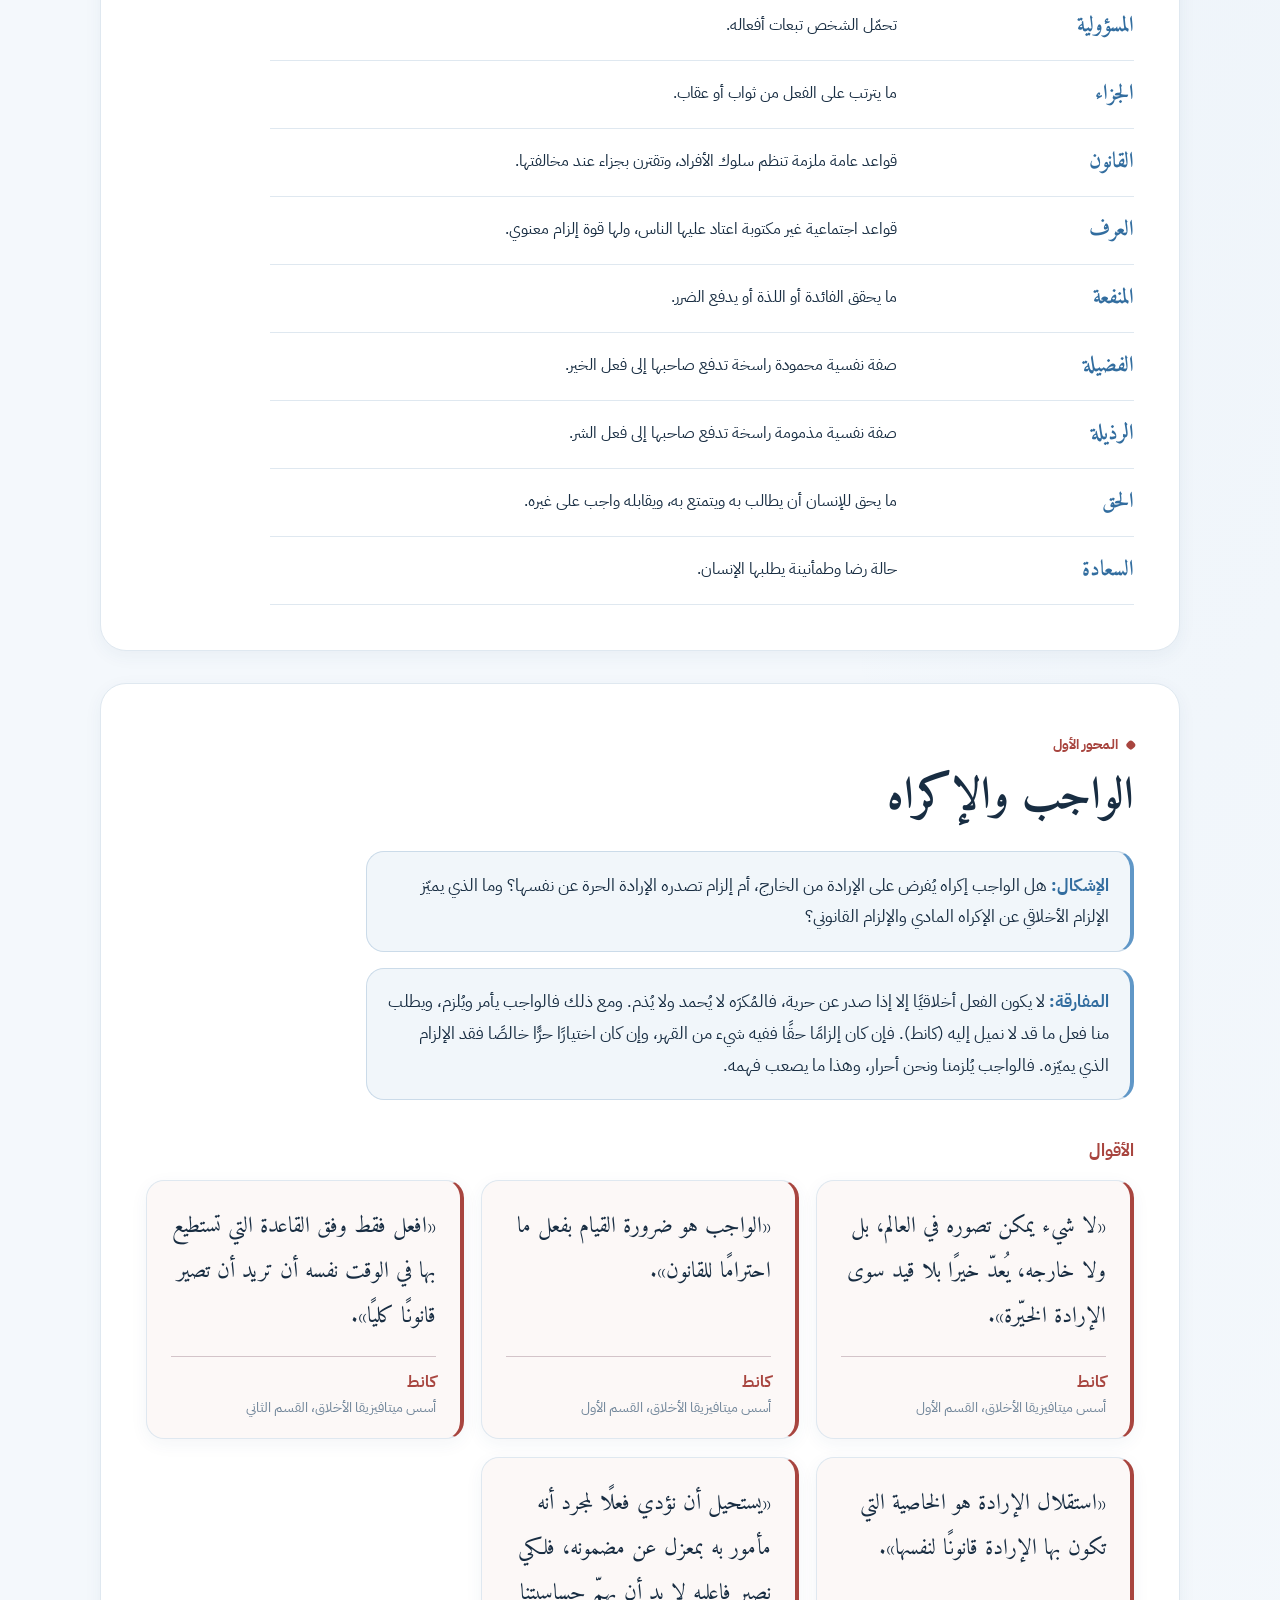
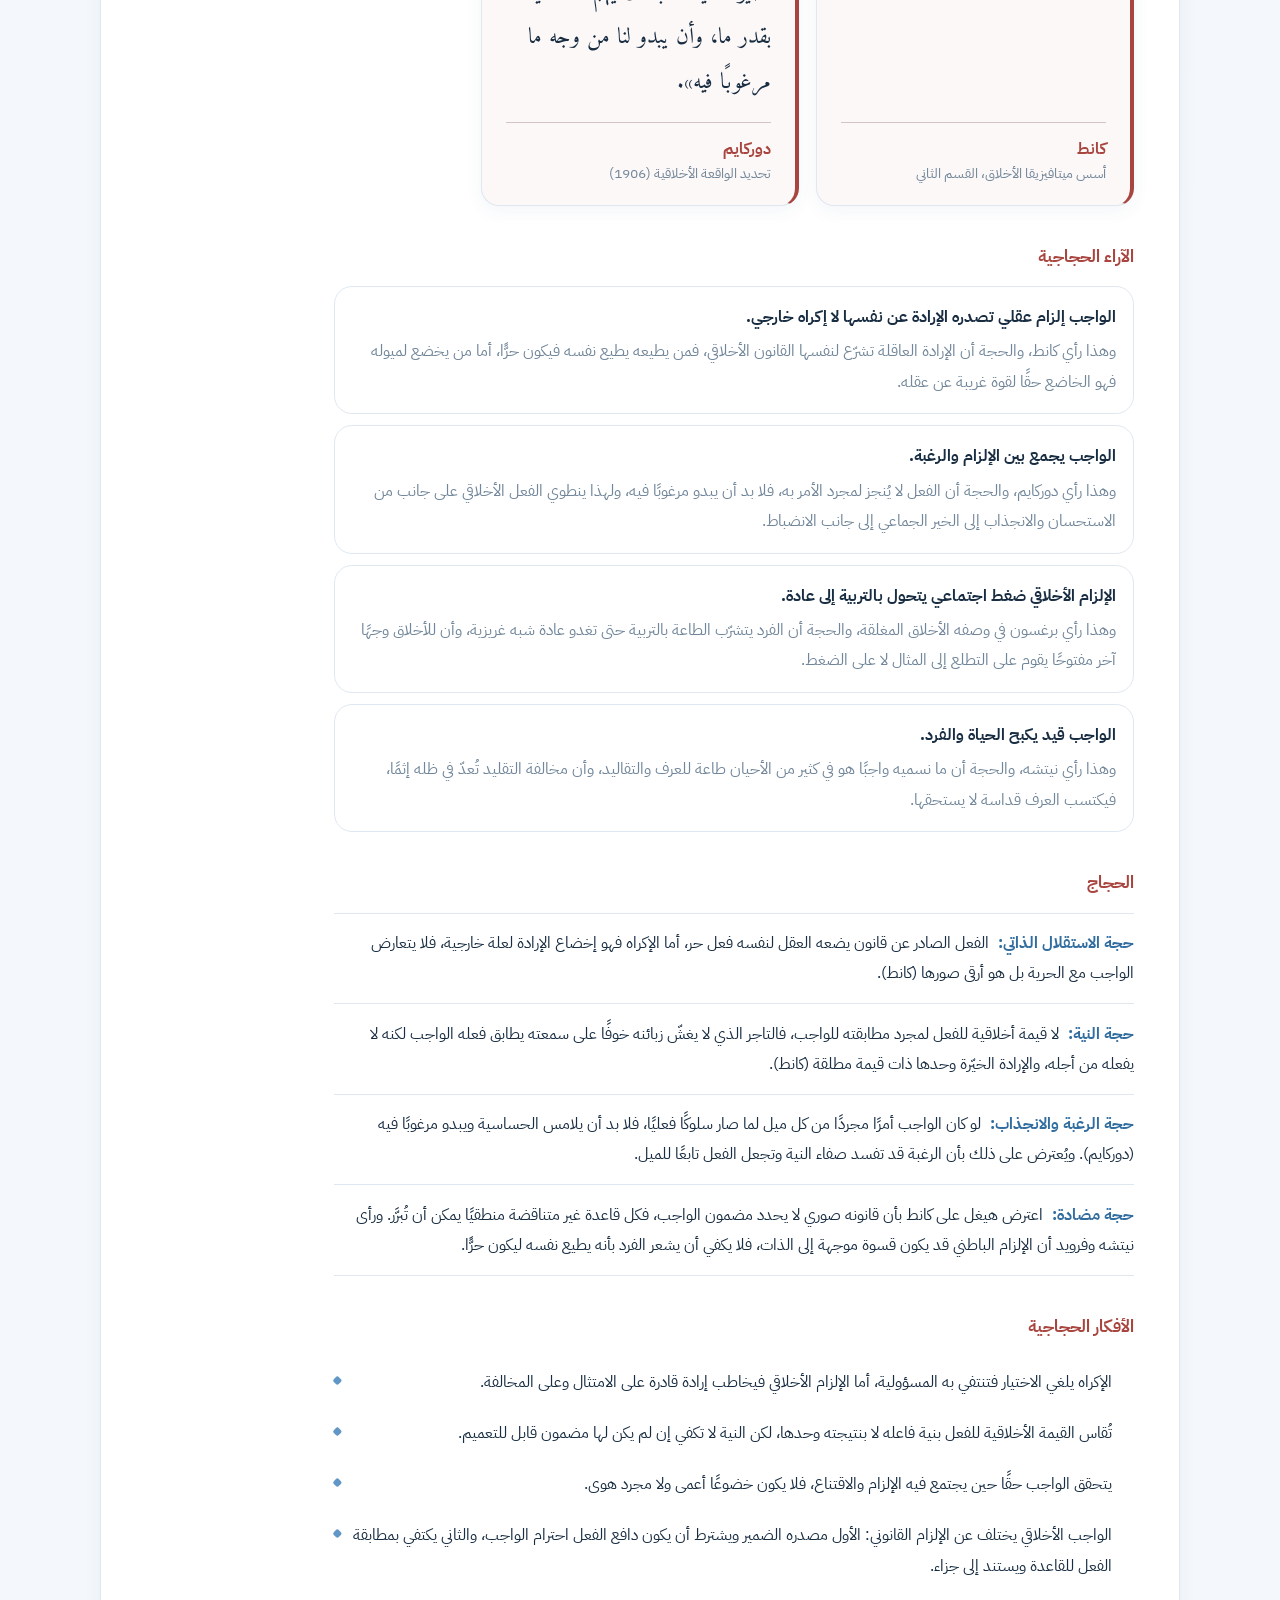
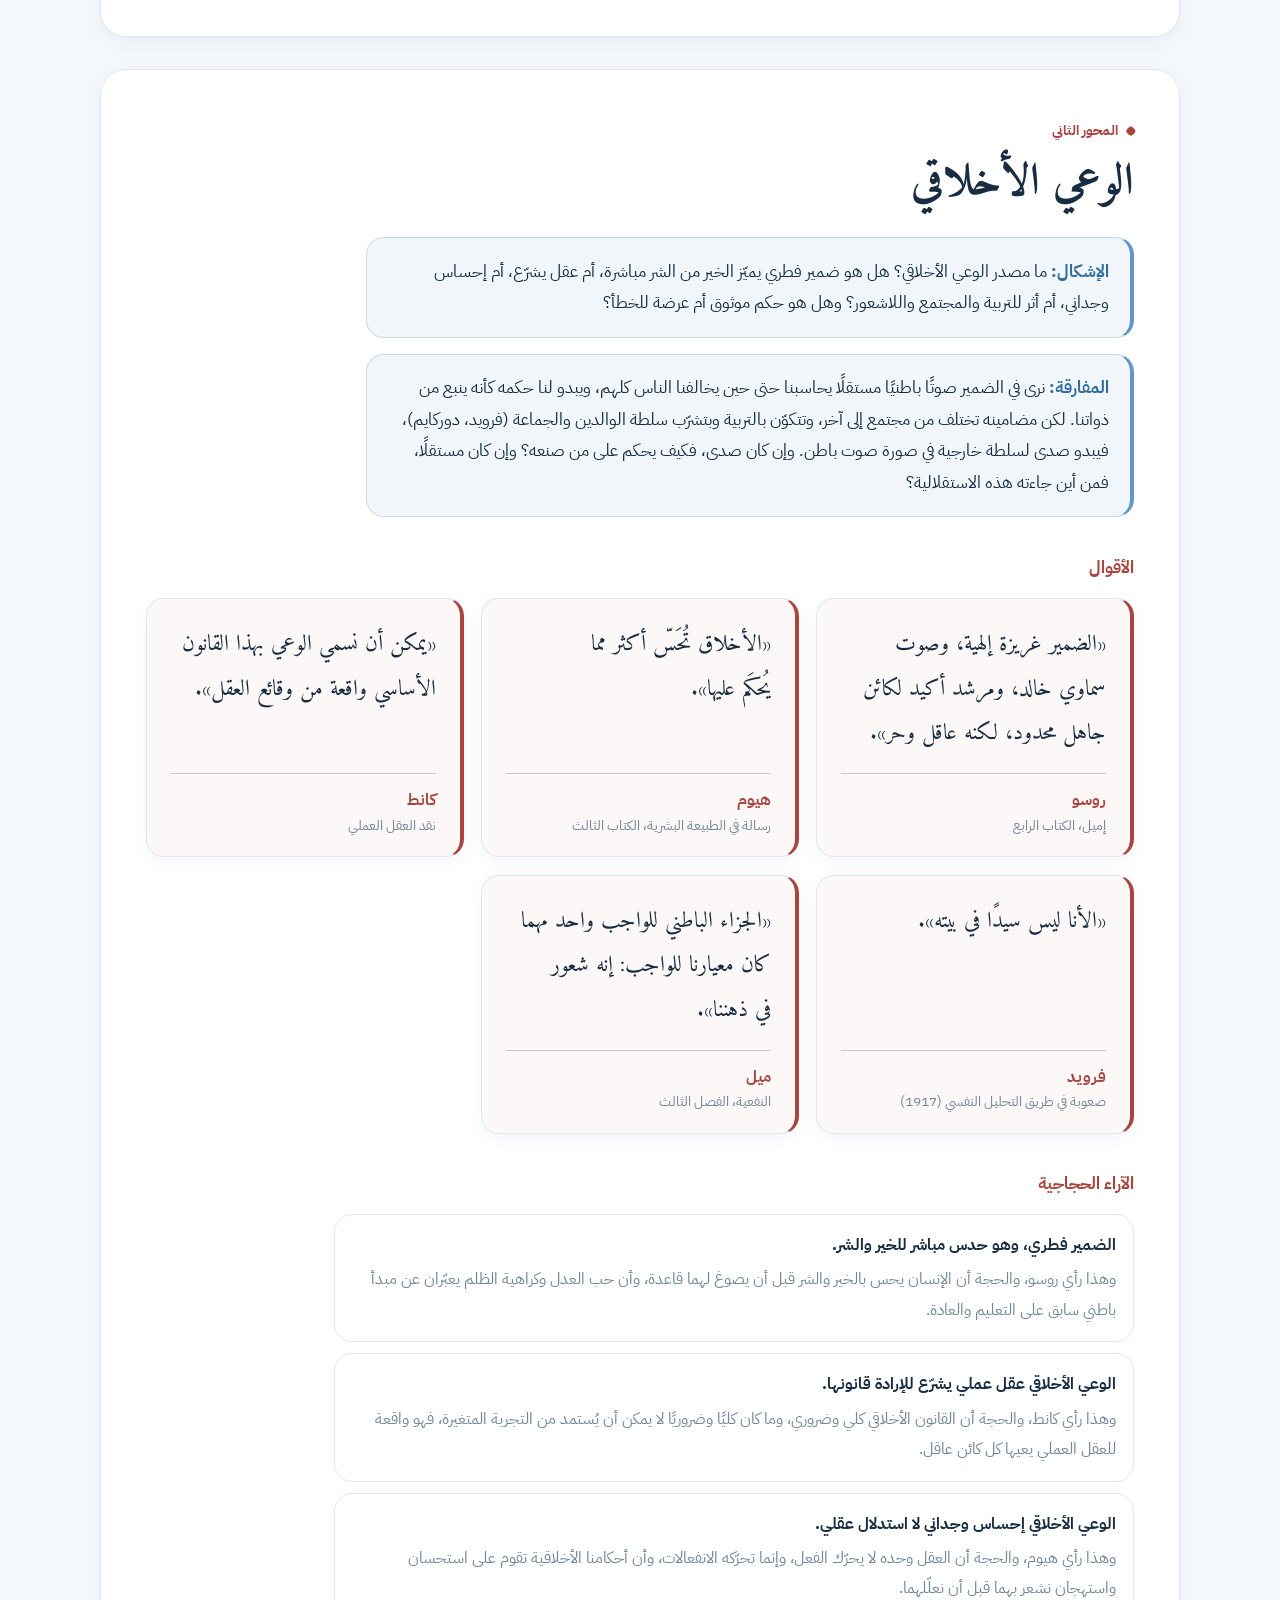
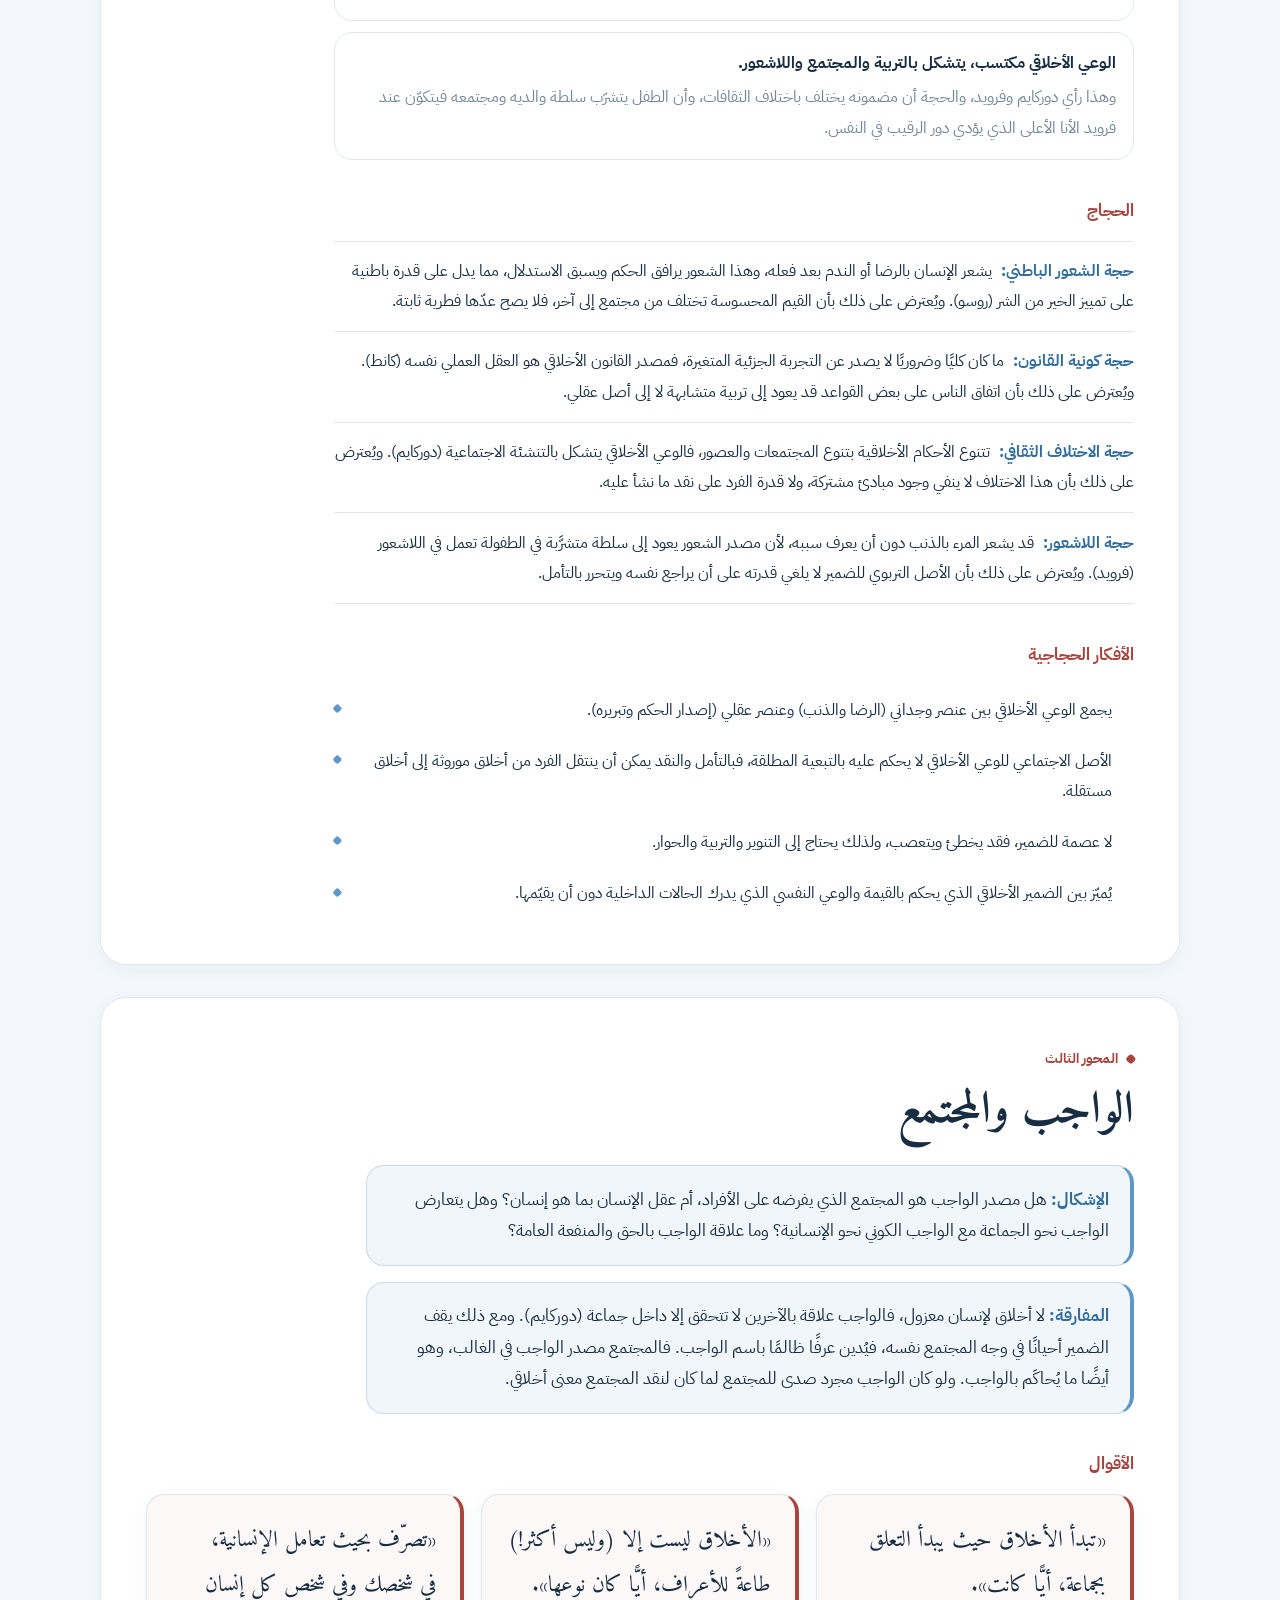
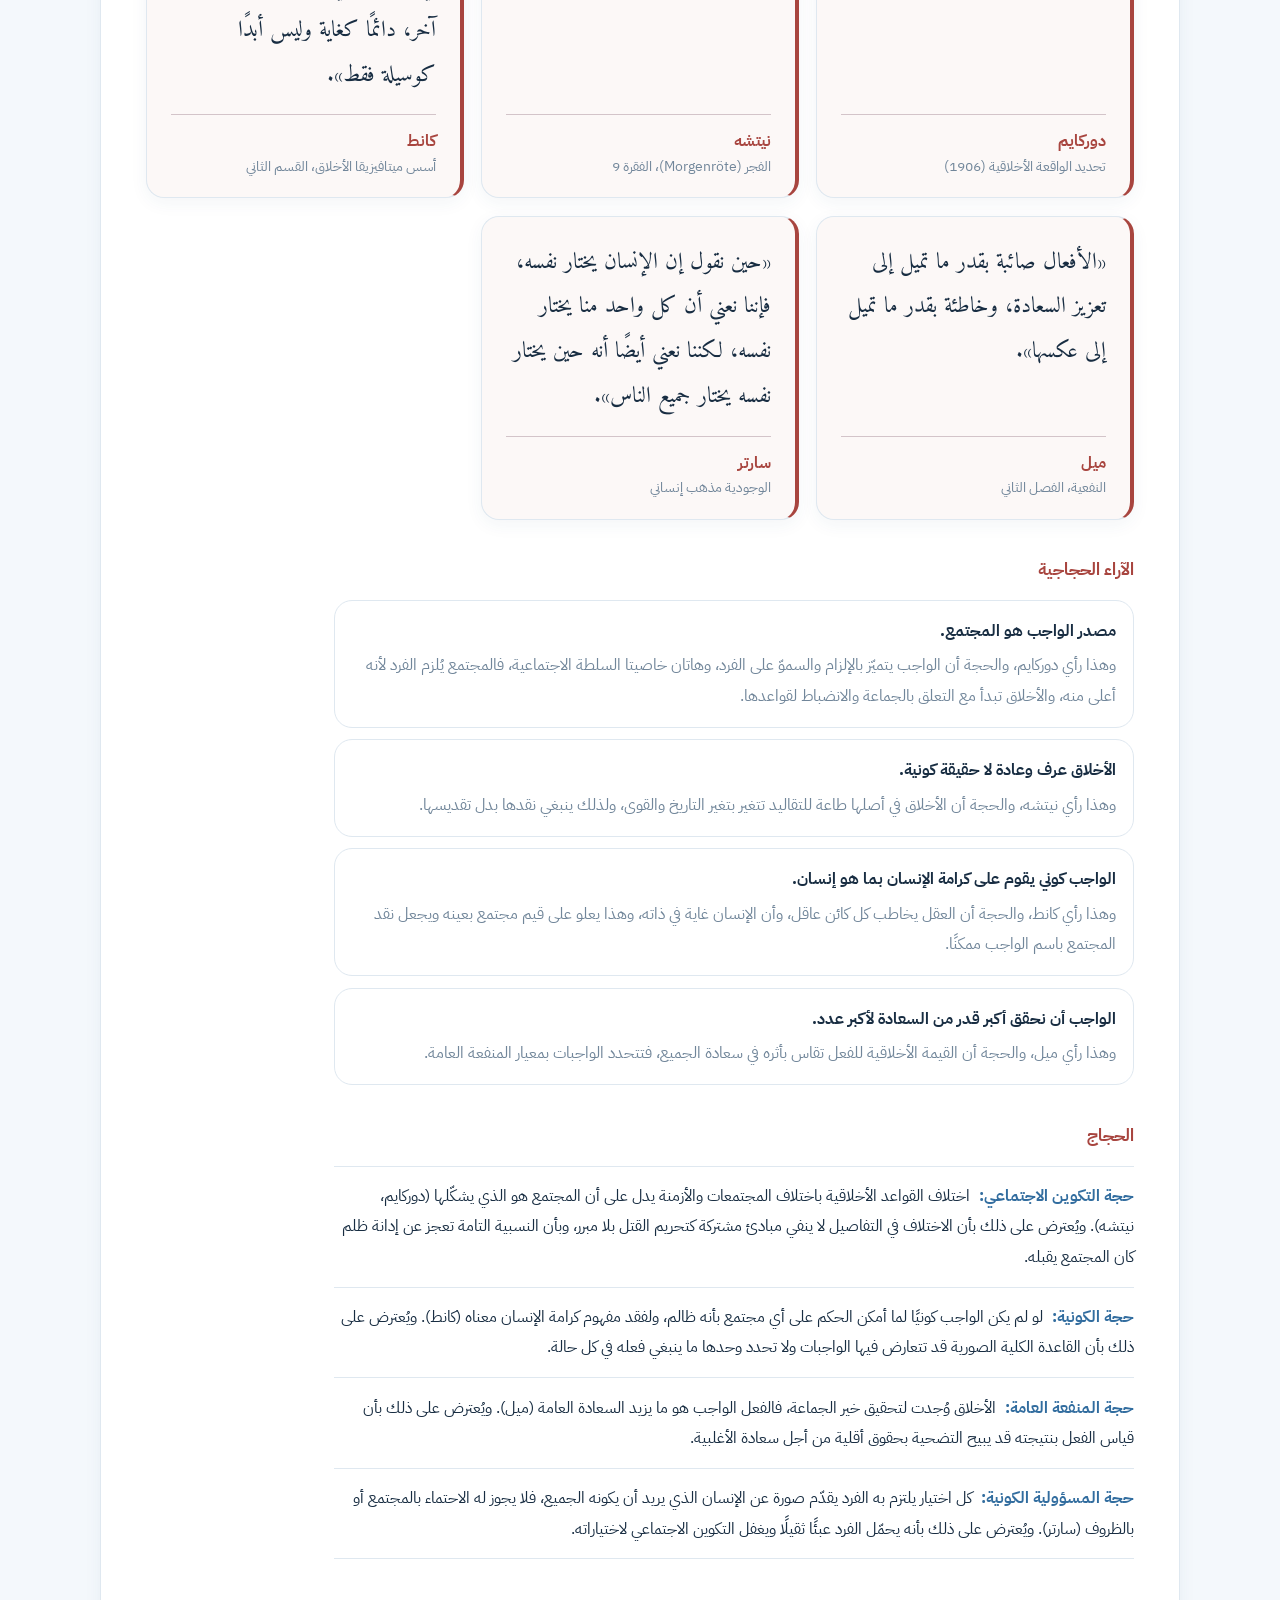
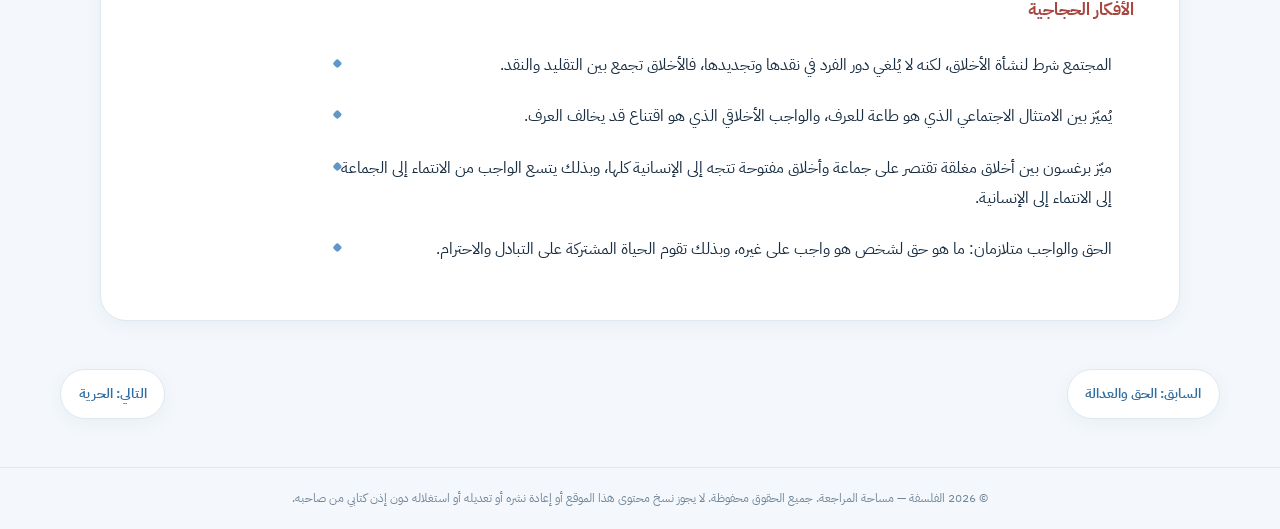
<file: content/u4-s1.html>
<!doctype html>
<html lang="ar" dir="rtl" data-origin="PHL-C88920325B7DD9DB">
<head>
<meta charset="utf-8">
<meta name="viewport" content="width=device-width,initial-scale=1">
<script>
(() => {
  try {
    const saved = localStorage.getItem("philo-theme");
    const systemDark = window.matchMedia && window.matchMedia("(prefers-color-scheme: dark)").matches;
    document.documentElement.dataset.theme = saved || (systemDark ? "dark" : "light");
  } catch (_) { document.documentElement.dataset.theme = "light"; }
})();
</script>

<title>الواجب · الأخلاق</title>
<meta name="description" content="درس مفهوم الواجب في مجزوءة الأخلاق: الواجب والإكراه، والوعي الأخلاقي، والواجب والمجتمع، مع أقوال الفلاسفة والآراء الحجاجية والحجج.">
<link rel="canonical" href="https://abdellahriyaf.github.io/philo/content/u4-s1.html">
<meta property="og:type" content="website">
<meta property="og:locale" content="ar_MA">
<meta property="og:title" content="مفهوم الواجب | الفلسفة - الأخلاق">
<meta property="og:description" content="درس مفهوم الواجب في مجزوءة الأخلاق: الواجب والإكراه، والوعي الأخلاقي، والواجب والمجتمع، مع أقوال الفلاسفة والآراء الحجاجية والحجج.">
<meta property="og:url" content="https://abdellahriyaf.github.io/philo/content/u4-s1.html">
<meta name="twitter:card" content="summary">
<meta name="twitter:title" content="مفهوم الواجب | الفلسفة - الأخلاق">
<meta name="twitter:description" content="درس مفهوم الواجب في مجزوءة الأخلاق: الواجب والإكراه، والوعي الأخلاقي، والواجب والمجتمع، مع أقوال الفلاسفة والآراء الحجاجية والحجج.">
<link rel="preconnect" href="https://fonts.googleapis.com"><link href="https://fonts.googleapis.com/css2?family=Amiri:wght@400;700&family=IBM+Plex+Sans+Arabic:wght@400;500;600;700&display=swap" rel="stylesheet">
<link rel="stylesheet" href="../assets/site.css">
<meta name="author" content="الفلسفة — مساحة المراجعة">
<meta name="copyright" content="© 2026 الفلسفة — مساحة المراجعة. All rights reserved.">
<!-- © 2026 الفلسفة — مساحة المراجعة. All rights reserved. Unauthorized copying, republishing or modification is prohibited. Origin ID: PHL-C88920325B7DD9DB -->
<link rel="icon" href="/philo/favicon.ico" sizes="48x48">
<link rel="icon" href="/philo/favicon.svg" type="image/svg+xml">
<link rel="apple-touch-icon" href="/philo/apple-touch-icon.png">
<link rel="manifest" href="/philo/site.webmanifest">
</head>
<body style="--c:#a8453f">
<div class="sitebar"><div class="wrap"><a href="../index.html">الرئيسية</a><span>/ مجزوءة الأخلاق</span></div></div>
<header class="hero">
  <div class="wrap">
    <h1>مفهوم الواجب</h1>
    <p class="lede">المفاهيم المحيطة بالواجب، ثم محاوره الثلاثة: الواجب والإكراه، والوعي الأخلاقي، والواجب والمجتمع، مع أقوال الفلاسفة والآراء الحجاجية والحجج لكل محور.</p>
  </div>
</header>
<nav class="topnav" aria-label="التنقل داخل الصفحة"><div class="wrap"><ul><li><a href="#intro">التقديم</a></li><li><a href="#concepts">المفاهيم</a></li><li><a href="#axis-1">الواجب والإكراه</a></li><li><a href="#axis-2">الوعي الأخلاقي</a></li><li><a href="#axis-3">الواجب والمجتمع</a></li></ul></div></nav>

<section id="intro" class="block intro-block">
  <div class="wrap">
    <p class="kicker">التقديم</p>
    <h2>تعريف المجزوءة وتقديمها</h2>

    <h3>عنوان المجزوءة</h3>
    <div class="prose">
      <p>تحمل هذه المجزوءة عنوان «الأخلاق»، وتتناول مفهومين هما «الواجب» و«الحرية». وهذه الصفحة خاصة بالمفهوم الأول، وهو يدرس الإلزام الذي يشعر به الإنسان في سلوكه، ومصدره، وعلاقته بالإكراه والضمير والمجتمع.</p>
    </div>

    <h3>مفهوم الأخلاق</h3>
    <div class="prose">
      <p>الأخلاق في اللغة العربية جمع «خُلُق»، وهو السجية والطبع إذا رسخ في النفس. وتعود كلمة «ethics» إلى اليونانية «ethos» أي العادة والطباع، وتعود كلمة «morale» إلى اللاتينية «mores» أي العادات والأعراف. وهي في الفلسفة مبحث ما ينبغي أن يكون عليه سلوك الإنسان، فتصدر أحكامًا معيارية على الأفعال بالخير والشر، لا مجرد أوصاف لما يقع فعلًا.</p>
      <p>ويرتبط الحقل الأخلاقي بثلاثة أسئلة متداخلة: ما الذي ينبغي أن نفعله؟ وهذا سؤال الواجب. وما الذي يستحق أن يُطلب لذاته؟ وهذا سؤال الخير والقيمة. ومن الذي يُسأل عن أفعاله؟ وهذا سؤال الحرية والمسؤولية.</p>
    </div>

    <h3>تصورات فلسفية للأخلاق</h3>
    <ul class="args">
      <li><span class="label">أرسطو:</span> الأخلاق علم عملي غايته السعادة، والفضيلة وسط بين رذيلتين، وتُكتسب بالعادة والتربية والممارسة.</li>
      <li><span class="label">كانط:</span> الأخلاق قانون يضعه العقل العملي، وقيمة الفعل في نيته الصادرة عن الواجب لا في نتائجه.</li>
      <li><span class="label">ميل:</span> الأخلاق تقاس بنتائج الأفعال، فالفعل صائب بقدر ما يحقق السعادة لأكبر عدد من الناس (النفعية).</li>
      <li><span class="label">نيتشه:</span> الأخلاق السائدة نتاج تاريخي يعبّر عن قوى ومصالح، وينبغي إخضاعها للنقد وإعادة تقويم القيم.</li>
      <li><span class="label">مسكويه:</span> الخلق حال للنفس تُهذَّب بالعادة والرياضة، فيمكن للإنسان أن ينتقل من الطباع المذمومة إلى الفضائل.</li>
    </ul>

    <h3>أقوال حول الأخلاق</h3>
    <ol class="quotes">
      <li>
        <p class="qtext">«شيئان يملآن النفس إعجابًا ورهبة متجددين ومتزايدين، كلما أطال الفكر التأمل فيهما: السماء المرصعة بالنجوم من فوقي، والقانون الأخلاقي في داخلي».</p>
        <p class="qsrc"><b>كانط</b><br>نقد العقل العملي، الخاتمة</p>
      </li>
      <li>
        <p class="qtext">«الخُلُق حال للنفس داعية لها إلى أفعالها من غير فكر ولا رويّة».</p>
        <p class="qsrc"><b>مسكويه</b><br>تهذيب الأخلاق، المقالة الأولى</p>
      </li>
    </ol>

    <h3>الأخلاق والواجب</h3>
    <div class="prose">
      <p>الواجب من المفاهيم المركزية في الأخلاق، فهو ما يُلزم الفاعل بفعله أو تركه مهما كان ميله ومصلحته. وتختلف الأخلاق عن القانون في أنها تُلزم من الداخل بالضمير قبل أن تُلزم بجزاء خارجي، بينما يقترن القانون بجزاء مادي توقعه سلطة. وتختلف عن العرف في أنها تدّعي كونية تتجاوز عادات جماعة بعينها، وإن بقيت صلتها بالعرف وثيقة.</p>
    </div>

    <h3>تقديم المفهوم</h3>
    <div class="prose">
      <p>الواجب ما يجب على الإنسان أن يفعله أو يمتنع عنه بحكم إلزام أخلاقي، حتى لو خالف ذلك ميله ومصلحته. ومن هنا تطرح أسئلة جوهرية: ما الذي يفرّق الإلزام الصادر عن الضمير عن الإكراه المفروض من الخارج؟ وكيف ينشأ الوعي الأخلاقي، أهو فطري أم مكتسب؟ وهل الواجب سلطة يمارسها المجتمع على الفرد، أم قانون يضعه الفرد لنفسه بعقله؟</p>
      <p>وتنتقل الصفحة في دراستها من تحليل الإلزام الأخلاقي في علاقته بالإكراه، إلى البحث في مصدر الوعي الأخلاقي وطبيعته، ثم إلى علاقة الواجب بالمجتمع.</p>
    </div>

    <h3>هيكلة المفهوم</h3>
    <ul class="args">
      <li><span class="label">المحور الأول:</span> <a href="#axis-1">الواجب والإكراه</a></li>
      <li><span class="label">المحور الثاني:</span> <a href="#axis-2">الوعي الأخلاقي</a></li>
      <li><span class="label">المحور الثالث:</span> <a href="#axis-3">الواجب والمجتمع</a></li>
    </ul>
  </div>
</section>

<section id="concepts" class="block concepts-block">
  <div class="wrap">
    <h2>المفاهيم المحيطة بمفهوم الواجب</h2>
    <dl class="concepts">
      <div class="concept"><dt>الواجب</dt><dd>ما يلزم الإنسان بفعله أو بتركه إلزامًا أخلاقيًا.</dd></div>
      <div class="concept"><dt>الأخلاق</dt><dd>مجموع القواعد والقيم التي تحدد سلوك الإنسان، وتحكم على الأفعال بالخير والشر.</dd></div>
      <div class="concept"><dt>الإلزام الأخلاقي</dt><dd>شعور الفاعل بضرورة فعل ما تقتضيه القيمة الأخلاقية.</dd></div>
      <div class="concept"><dt>الإكراه</dt><dd>إلزام الفرد بفعل شيء أو تركه ضد إرادته.</dd></div>
      <div class="concept"><dt>الضمير الأخلاقي</dt><dd>الوعي الباطني الذي يميّز الخير من الشر.</dd></div>
      <div class="concept"><dt>تأنيب الضمير</dt><dd>شعور بالألم والندم عند مخالفة ما يراه الفاعل واجبًا.</dd></div>
      <div class="concept"><dt>الإرادة</dt><dd>القدرة على تحديد الفعل والعزم عليه عن وعي بغاية معينة.</dd></div>
      <div class="concept"><dt>الميل</dt><dd>النزوع والرغبة نحو شيء ما.</dd></div>
      <div class="concept"><dt>النية</dt><dd>القصد الذي يصدر عنه الفعل.</dd></div>
      <div class="concept"><dt>الخير</dt><dd>ما يُحكم بحسنه وقيمته.</dd></div>
      <div class="concept"><dt>الشر</dt><dd>ما يُحكم بقبحه أو ضرره.</dd></div>
      <div class="concept"><dt>المسؤولية</dt><dd>تحمّل الشخص تبعات أفعاله.</dd></div>
      <div class="concept"><dt>الجزاء</dt><dd>ما يترتب على الفعل من ثواب أو عقاب.</dd></div>
      <div class="concept"><dt>القانون</dt><dd>قواعد عامة ملزمة تنظم سلوك الأفراد، وتقترن بجزاء عند مخالفتها.</dd></div>
      <div class="concept"><dt>العرف</dt><dd>قواعد اجتماعية غير مكتوبة اعتاد عليها الناس، ولها قوة إلزام معنوي.</dd></div>
      <div class="concept"><dt>المنفعة</dt><dd>ما يحقق الفائدة أو اللذة أو يدفع الضرر.</dd></div>
      <div class="concept"><dt>الفضيلة</dt><dd>صفة نفسية محمودة راسخة تدفع صاحبها إلى فعل الخير.</dd></div>
      <div class="concept"><dt>الرذيلة</dt><dd>صفة نفسية مذمومة راسخة تدفع صاحبها إلى فعل الشر.</dd></div>
      <div class="concept"><dt>الحق</dt><dd>ما يحق للإنسان أن يطالب به ويتمتع به، ويقابله واجب على غيره.</dd></div>
      <div class="concept"><dt>السعادة</dt><dd>حالة رضا وطمأنينة يطلبها الإنسان.</dd></div>
    </dl>
  </div>
</section>

<section id="axis-1" class="block axis-1">
  <div class="wrap">
    <p class="kicker">المحور الأول</p>
    <h2>الواجب والإكراه</h2>

    <div class="problem">
      <p><strong>الإشكال:</strong> هل الواجب إكراه يُفرض على الإرادة من الخارج، أم إلزام تصدره الإرادة الحرة عن نفسها؟ وما الذي يميّز الإلزام الأخلاقي عن الإكراه المادي والإلزام القانوني؟</p>
    </div>

<div class="problem paradox"><p><strong>المفارقة:</strong> لا يكون الفعل أخلاقيًا إلا إذا صدر عن حرية، فالمُكرَه لا يُحمد ولا يُذم. ومع ذلك فالواجب يأمر ويُلزم، ويطلب منا فعل ما قد لا نميل إليه (كانط). فإن كان إلزامًا حقًا ففيه شيء من القهر، وإن كان اختيارًا حرًّا خالصًا فقد الإلزام الذي يميّزه. فالواجب يُلزمنا ونحن أحرار، وهذا ما يصعب فهمه.</p></div>

    <h3>الأقوال</h3>
    <ol class="quotes">
      <li>
        <p class="qtext">«لا شيء يمكن تصوره في العالم، بل ولا خارجه، يُعدّ خيرًا بلا قيد سوى الإرادة الخيّرة».</p>
        <p class="qsrc"><b>كانط</b><br>أسس ميتافيزيقا الأخلاق، القسم الأول</p>
      </li>
      <li>
        <p class="qtext">«الواجب هو ضرورة القيام بفعل ما احترامًا للقانون».</p>
        <p class="qsrc"><b>كانط</b><br>أسس ميتافيزيقا الأخلاق، القسم الأول</p>
      </li>
      <li>
        <p class="qtext">«افعل فقط وفق القاعدة التي تستطيع بها في الوقت نفسه أن تريد أن تصير قانونًا كليًا».</p>
        <p class="qsrc"><b>كانط</b><br>أسس ميتافيزيقا الأخلاق، القسم الثاني</p>
      </li>
      <li>
        <p class="qtext">«استقلال الإرادة هو الخاصية التي تكون بها الإرادة قانونًا لنفسها».</p>
        <p class="qsrc"><b>كانط</b><br>أسس ميتافيزيقا الأخلاق، القسم الثاني</p>
      </li>
      <li>
        <p class="qtext">«يستحيل أن نؤدي فعلًا لمجرد أنه مأمور به بمعزل عن مضمونه، فلكي نصير فاعليه لا بد أن يهمّ حساسيتنا بقدر ما، وأن يبدو لنا من وجه ما مرغوبًا فيه».</p>
        <p class="qsrc"><b>دوركايم</b><br>تحديد الواقعة الأخلاقية (1906)</p>
      </li>
    </ol>

    <h3>الآراء الحجاجية</h3>
    <ul class="theses">
      <li>
        <strong>الواجب إلزام عقلي تصدره الإرادة عن نفسها لا إكراه خارجي.</strong>
        <p>وهذا رأي كانط، والحجة أن الإرادة العاقلة تشرّع لنفسها القانون الأخلاقي، فمن يطيعه يطيع نفسه فيكون حرًّا، أما من يخضع لميوله فهو الخاضع حقًا لقوة غريبة عن عقله.</p>
      </li>
      <li>
        <strong>الواجب يجمع بين الإلزام والرغبة.</strong>
        <p>وهذا رأي دوركايم، والحجة أن الفعل لا يُنجز لمجرد الأمر به، فلا بد أن يبدو مرغوبًا فيه، ولهذا ينطوي الفعل الأخلاقي على جانب من الاستحسان والانجذاب إلى الخير الجماعي إلى جانب الانضباط.</p>
      </li>
      <li>
        <strong>الإلزام الأخلاقي ضغط اجتماعي يتحول بالتربية إلى عادة.</strong>
        <p>وهذا رأي برغسون في وصفه الأخلاق المغلقة، والحجة أن الفرد يتشرّب الطاعة بالتربية حتى تغدو عادة شبه غريزية، وأن للأخلاق وجهًا آخر مفتوحًا يقوم على التطلع إلى المثال لا على الضغط.</p>
      </li>
      <li>
        <strong>الواجب قيد يكبح الحياة والفرد.</strong>
        <p>وهذا رأي نيتشه، والحجة أن ما نسميه واجبًا هو في كثير من الأحيان طاعة للعرف والتقاليد، وأن مخالفة التقليد تُعدّ في ظله إثمًا، فيكتسب العرف قداسة لا يستحقها.</p>
      </li>
    </ul>

    <h3>الحجاج</h3>
    <ul class="args">
      <li><span class="label">حجة الاستقلال الذاتي:</span> الفعل الصادر عن قانون يضعه العقل لنفسه فعل حر، أما الإكراه فهو إخضاع الإرادة لعلة خارجية، فلا يتعارض الواجب مع الحرية بل هو أرقى صورها (كانط).</li>
      <li><span class="label">حجة النية:</span> لا قيمة أخلاقية للفعل لمجرد مطابقته للواجب، فالتاجر الذي لا يغشّ زبائنه خوفًا على سمعته يطابق فعله الواجب لكنه لا يفعله من أجله، والإرادة الخيّرة وحدها ذات قيمة مطلقة (كانط).</li>
      <li><span class="label">حجة الرغبة والانجذاب:</span> لو كان الواجب أمرًا مجردًا من كل ميل لما صار سلوكًا فعليًا، فلا بد أن يلامس الحساسية ويبدو مرغوبًا فيه (دوركايم). ويُعترض على ذلك بأن الرغبة قد تفسد صفاء النية وتجعل الفعل تابعًا للميل.</li>
      <li><span class="label">حجة مضادة:</span> اعترض هيغل على كانط بأن قانونه صوري لا يحدد مضمون الواجب، فكل قاعدة غير متناقضة منطقيًا يمكن أن تُبرَّر. ورأى نيتشه وفرويد أن الإلزام الباطني قد يكون قسوة موجهة إلى الذات، فلا يكفي أن يشعر الفرد بأنه يطيع نفسه ليكون حرًّا.</li>
    </ul>

    <h3>الأفكار الحجاجية</h3>
    <ul class="ideas">
      <li>الإكراه يلغي الاختيار فتنتفي به المسؤولية، أما الإلزام الأخلاقي فيخاطب إرادة قادرة على الامتثال وعلى المخالفة.</li>
      <li>تُقاس القيمة الأخلاقية للفعل بنية فاعله لا بنتيجته وحدها، لكن النية لا تكفي إن لم يكن لها مضمون قابل للتعميم.</li>
      <li>يتحقق الواجب حقًا حين يجتمع فيه الإلزام والاقتناع، فلا يكون خضوعًا أعمى ولا مجرد هوى.</li>
      <li>الواجب الأخلاقي يختلف عن الإلزام القانوني: الأول مصدره الضمير ويشترط أن يكون دافع الفعل احترام الواجب، والثاني يكتفي بمطابقة الفعل للقاعدة ويستند إلى جزاء.</li>
    </ul>
  </div>
</section>

<section id="axis-2" class="block axis-2">
  <div class="wrap">
    <p class="kicker">المحور الثاني</p>
    <h2>الوعي الأخلاقي</h2>

    <div class="problem">
      <p><strong>الإشكال:</strong> ما مصدر الوعي الأخلاقي؟ هل هو ضمير فطري يميّز الخير من الشر مباشرة، أم عقل يشرّع، أم إحساس وجداني، أم أثر للتربية والمجتمع واللاشعور؟ وهل هو حكم موثوق أم عرضة للخطأ؟</p>
    </div>

<div class="problem paradox"><p><strong>المفارقة:</strong> نرى في الضمير صوتًا باطنيًا مستقلًا يحاسبنا حتى حين يخالفنا الناس كلهم، ويبدو لنا حكمه كأنه ينبع من ذواتنا. لكن مضامينه تختلف من مجتمع إلى آخر، وتتكوّن بالتربية وبتشرّب سلطة الوالدين والجماعة (فرويد، دوركايم)، فيبدو صدى لسلطة خارجية في صورة صوت باطن. وإن كان صدى، فكيف يحكم على من صنعه؟ وإن كان مستقلًا، فمن أين جاءته هذه الاستقلالية؟</p></div>

    <h3>الأقوال</h3>
    <ol class="quotes">
      <li>
        <p class="qtext">«الضمير غريزة إلهية، وصوت سماوي خالد، ومرشد أكيد لكائن جاهل محدود، لكنه عاقل وحر».</p>
        <p class="qsrc"><b>روسو</b><br>إميل، الكتاب الرابع</p>
      </li>
      <li>
        <p class="qtext">«الأخلاق تُحَسّ أكثر مما يُحكَم عليها».</p>
        <p class="qsrc"><b>هيوم</b><br>رسالة في الطبيعة البشرية، الكتاب الثالث</p>
      </li>
      <li>
        <p class="qtext">«يمكن أن نسمي الوعي بهذا القانون الأساسي واقعة من وقائع العقل».</p>
        <p class="qsrc"><b>كانط</b><br>نقد العقل العملي</p>
      </li>
      <li>
        <p class="qtext">«الأنا ليس سيدًا في بيته».</p>
        <p class="qsrc"><b>فرويد</b><br>صعوبة في طريق التحليل النفسي (1917)</p>
      </li>
      <li>
        <p class="qtext">«الجزاء الباطني للواجب واحد مهما كان معيارنا للواجب: إنه شعور في ذهننا».</p>
        <p class="qsrc"><b>ميل</b><br>النفعية، الفصل الثالث</p>
      </li>
    </ol>

    <h3>الآراء الحجاجية</h3>
    <ul class="theses">
      <li>
        <strong>الضمير فطري، وهو حدس مباشر للخير والشر.</strong>
        <p>وهذا رأي روسو، والحجة أن الإنسان يحس بالخير والشر قبل أن يصوغ لهما قاعدة، وأن حب العدل وكراهية الظلم يعبّران عن مبدأ باطني سابق على التعليم والعادة.</p>
      </li>
      <li>
        <strong>الوعي الأخلاقي عقل عملي يشرّع للإرادة قانونها.</strong>
        <p>وهذا رأي كانط، والحجة أن القانون الأخلاقي كلي وضروري، وما كان كليًا وضروريًا لا يمكن أن يُستمد من التجربة المتغيرة، فهو واقعة للعقل العملي يعيها كل كائن عاقل.</p>
      </li>
      <li>
        <strong>الوعي الأخلاقي إحساس وجداني لا استدلال عقلي.</strong>
        <p>وهذا رأي هيوم، والحجة أن العقل وحده لا يحرّك الفعل، وإنما تحرّكه الانفعالات، وأن أحكامنا الأخلاقية تقوم على استحسان واستهجان نشعر بهما قبل أن نعلّلهما.</p>
      </li>
      <li>
        <strong>الوعي الأخلاقي مكتسب، يتشكل بالتربية والمجتمع واللاشعور.</strong>
        <p>وهذا رأي دوركايم وفرويد، والحجة أن مضمونه يختلف باختلاف الثقافات، وأن الطفل يتشرّب سلطة والديه ومجتمعه فيتكوّن عند فرويد الأنا الأعلى الذي يؤدي دور الرقيب في النفس.</p>
      </li>
    </ul>

    <h3>الحجاج</h3>
    <ul class="args">
      <li><span class="label">حجة الشعور الباطني:</span> يشعر الإنسان بالرضا أو الندم بعد فعله، وهذا الشعور يرافق الحكم ويسبق الاستدلال، مما يدل على قدرة باطنية على تمييز الخير من الشر (روسو). ويُعترض على ذلك بأن القيم المحسوسة تختلف من مجتمع إلى آخر، فلا يصح عدّها فطرية ثابتة.</li>
      <li><span class="label">حجة كونية القانون:</span> ما كان كليًا وضروريًا لا يصدر عن التجربة الجزئية المتغيرة، فمصدر القانون الأخلاقي هو العقل العملي نفسه (كانط). ويُعترض على ذلك بأن اتفاق الناس على بعض القواعد قد يعود إلى تربية متشابهة لا إلى أصل عقلي.</li>
      <li><span class="label">حجة الاختلاف الثقافي:</span> تتنوع الأحكام الأخلاقية بتنوع المجتمعات والعصور، فالوعي الأخلاقي يتشكل بالتنشئة الاجتماعية (دوركايم). ويُعترض على ذلك بأن هذا الاختلاف لا ينفي وجود مبادئ مشتركة، ولا قدرة الفرد على نقد ما نشأ عليه.</li>
      <li><span class="label">حجة اللاشعور:</span> قد يشعر المرء بالذنب دون أن يعرف سببه، لأن مصدر الشعور يعود إلى سلطة متشرَّبة في الطفولة تعمل في اللاشعور (فرويد). ويُعترض على ذلك بأن الأصل التربوي للضمير لا يلغي قدرته على أن يراجع نفسه ويتحرر بالتأمل.</li>
    </ul>

    <h3>الأفكار الحجاجية</h3>
    <ul class="ideas">
      <li>يجمع الوعي الأخلاقي بين عنصر وجداني (الرضا والذنب) وعنصر عقلي (إصدار الحكم وتبريره).</li>
      <li>الأصل الاجتماعي للوعي الأخلاقي لا يحكم عليه بالتبعية المطلقة، فبالتأمل والنقد يمكن أن ينتقل الفرد من أخلاق موروثة إلى أخلاق مستقلة.</li>
      <li>لا عصمة للضمير، فقد يخطئ ويتعصب، ولذلك يحتاج إلى التنوير والتربية والحوار.</li>
      <li>يُميّز بين الضمير الأخلاقي الذي يحكم بالقيمة والوعي النفسي الذي يدرك الحالات الداخلية دون أن يقيّمها.</li>
    </ul>
  </div>
</section>

<section id="axis-3" class="block axis-3">
  <div class="wrap">
    <p class="kicker">المحور الثالث</p>
    <h2>الواجب والمجتمع</h2>

    <div class="problem">
      <p><strong>الإشكال:</strong> هل مصدر الواجب هو المجتمع الذي يفرضه على الأفراد، أم عقل الإنسان بما هو إنسان؟ وهل يتعارض الواجب نحو الجماعة مع الواجب الكوني نحو الإنسانية؟ وما علاقة الواجب بالحق والمنفعة العامة؟</p>
    </div>

<div class="problem paradox"><p><strong>المفارقة:</strong> لا أخلاق لإنسان معزول، فالواجب علاقة بالآخرين لا تتحقق إلا داخل جماعة (دوركايم). ومع ذلك يقف الضمير أحيانًا في وجه المجتمع نفسه، فيُدين عرفًا ظالمًا باسم الواجب. فالمجتمع مصدر الواجب في الغالب، وهو أيضًا ما يُحاكَم بالواجب. ولو كان الواجب مجرد صدى للمجتمع لما كان لنقد المجتمع معنى أخلاقي.</p></div>

    <h3>الأقوال</h3>
    <ol class="quotes">
      <li>
        <p class="qtext">«تبدأ الأخلاق حيث يبدأ التعلق بجماعة، أيًّا كانت».</p>
        <p class="qsrc"><b>دوركايم</b><br>تحديد الواقعة الأخلاقية (1906)</p>
      </li>
      <li>
        <p class="qtext">«الأخلاق ليست إلا (وليس أكثر!) طاعةً للأعراف، أيًّا كان نوعها».</p>
        <p class="qsrc"><b>نيتشه</b><br>الفجر (Morgenröte)، الفقرة 9</p>
      </li>
      <li>
        <p class="qtext">«تصرّف بحيث تعامل الإنسانية، في شخصك وفي شخص كل إنسان آخر، دائمًا كغاية وليس أبدًا كوسيلة فقط».</p>
        <p class="qsrc"><b>كانط</b><br>أسس ميتافيزيقا الأخلاق، القسم الثاني</p>
      </li>
      <li>
        <p class="qtext">«الأفعال صائبة بقدر ما تميل إلى تعزيز السعادة، وخاطئة بقدر ما تميل إلى عكسها».</p>
        <p class="qsrc"><b>ميل</b><br>النفعية، الفصل الثاني</p>
      </li>
      <li>
        <p class="qtext">«حين نقول إن الإنسان يختار نفسه، فإننا نعني أن كل واحد منا يختار نفسه، لكننا نعني أيضًا أنه حين يختار نفسه يختار جميع الناس».</p>
        <p class="qsrc"><b>سارتر</b><br>الوجودية مذهب إنساني</p>
      </li>
    </ol>

    <h3>الآراء الحجاجية</h3>
    <ul class="theses">
      <li>
        <strong>مصدر الواجب هو المجتمع.</strong>
        <p>وهذا رأي دوركايم، والحجة أن الواجب يتميّز بالإلزام والسموّ على الفرد، وهاتان خاصيتا السلطة الاجتماعية، فالمجتمع يُلزم الفرد لأنه أعلى منه، والأخلاق تبدأ مع التعلق بالجماعة والانضباط لقواعدها.</p>
      </li>
      <li>
        <strong>الأخلاق عرف وعادة لا حقيقة كونية.</strong>
        <p>وهذا رأي نيتشه، والحجة أن الأخلاق في أصلها طاعة للتقاليد تتغير بتغير التاريخ والقوى، ولذلك ينبغي نقدها بدل تقديسها.</p>
      </li>
      <li>
        <strong>الواجب كوني يقوم على كرامة الإنسان بما هو إنسان.</strong>
        <p>وهذا رأي كانط، والحجة أن العقل يخاطب كل كائن عاقل، وأن الإنسان غاية في ذاته، وهذا يعلو على قيم مجتمع بعينه ويجعل نقد المجتمع باسم الواجب ممكنًا.</p>
      </li>
      <li>
        <strong>الواجب أن نحقق أكبر قدر من السعادة لأكبر عدد.</strong>
        <p>وهذا رأي ميل، والحجة أن القيمة الأخلاقية للفعل تقاس بأثره في سعادة الجميع، فتتحدد الواجبات بمعيار المنفعة العامة.</p>
      </li>
    </ul>

    <h3>الحجاج</h3>
    <ul class="args">
      <li><span class="label">حجة التكوين الاجتماعي:</span> اختلاف القواعد الأخلاقية باختلاف المجتمعات والأزمنة يدل على أن المجتمع هو الذي يشكّلها (دوركايم، نيتشه). ويُعترض على ذلك بأن الاختلاف في التفاصيل لا ينفي مبادئ مشتركة كتحريم القتل بلا مبرر، وبأن النسبية التامة تعجز عن إدانة ظلم كان المجتمع يقبله.</li>
      <li><span class="label">حجة الكونية:</span> لو لم يكن الواجب كونيًا لما أمكن الحكم على أي مجتمع بأنه ظالم، ولفقد مفهوم كرامة الإنسان معناه (كانط). ويُعترض على ذلك بأن القاعدة الكلية الصورية قد تتعارض فيها الواجبات ولا تحدد وحدها ما ينبغي فعله في كل حالة.</li>
      <li><span class="label">حجة المنفعة العامة:</span> الأخلاق وُجدت لتحقيق خير الجماعة، فالفعل الواجب هو ما يزيد السعادة العامة (ميل). ويُعترض على ذلك بأن قياس الفعل بنتيجته قد يبيح التضحية بحقوق أقلية من أجل سعادة الأغلبية.</li>
      <li><span class="label">حجة المسؤولية الكونية:</span> كل اختيار يلتزم به الفرد يقدّم صورة عن الإنسان الذي يريد أن يكونه الجميع، فلا يجوز له الاحتماء بالمجتمع أو بالظروف (سارتر). ويُعترض على ذلك بأنه يحمّل الفرد عبئًا ثقيلًا ويغفل التكوين الاجتماعي لاختياراته.</li>
    </ul>

    <h3>الأفكار الحجاجية</h3>
    <ul class="ideas">
      <li>المجتمع شرط لنشأة الأخلاق، لكنه لا يُلغي دور الفرد في نقدها وتجديدها، فالأخلاق تجمع بين التقليد والنقد.</li>
      <li>يُميّز بين الامتثال الاجتماعي الذي هو طاعة للعرف، والواجب الأخلاقي الذي هو اقتناع قد يخالف العرف.</li>
      <li>ميّز برغسون بين أخلاق مغلقة تقتصر على جماعة وأخلاق مفتوحة تتجه إلى الإنسانية كلها، وبذلك يتسع الواجب من الانتماء إلى الجماعة إلى الانتماء إلى الإنسانية.</li>
      <li>الحق والواجب متلازمان: ما هو حق لشخص هو واجب على غيره، وبذلك تقوم الحياة المشتركة على التبادل والاحترام.</li>
    </ul>
  </div>
</section>

<nav class="wrap pager" aria-label="التنقل بين الدروس"><a href="u3-s2.html">السابق: الحق والعدالة</a><a href="u4-s2.html">التالي: الحرية</a></nav>
  <script src="../assets/ui.js" defer></script>
<!-- PHL-C88920325B7DD9DB · الفلسفة — مساحة المراجعة · 2026 -->
</body>
</html>
</file>
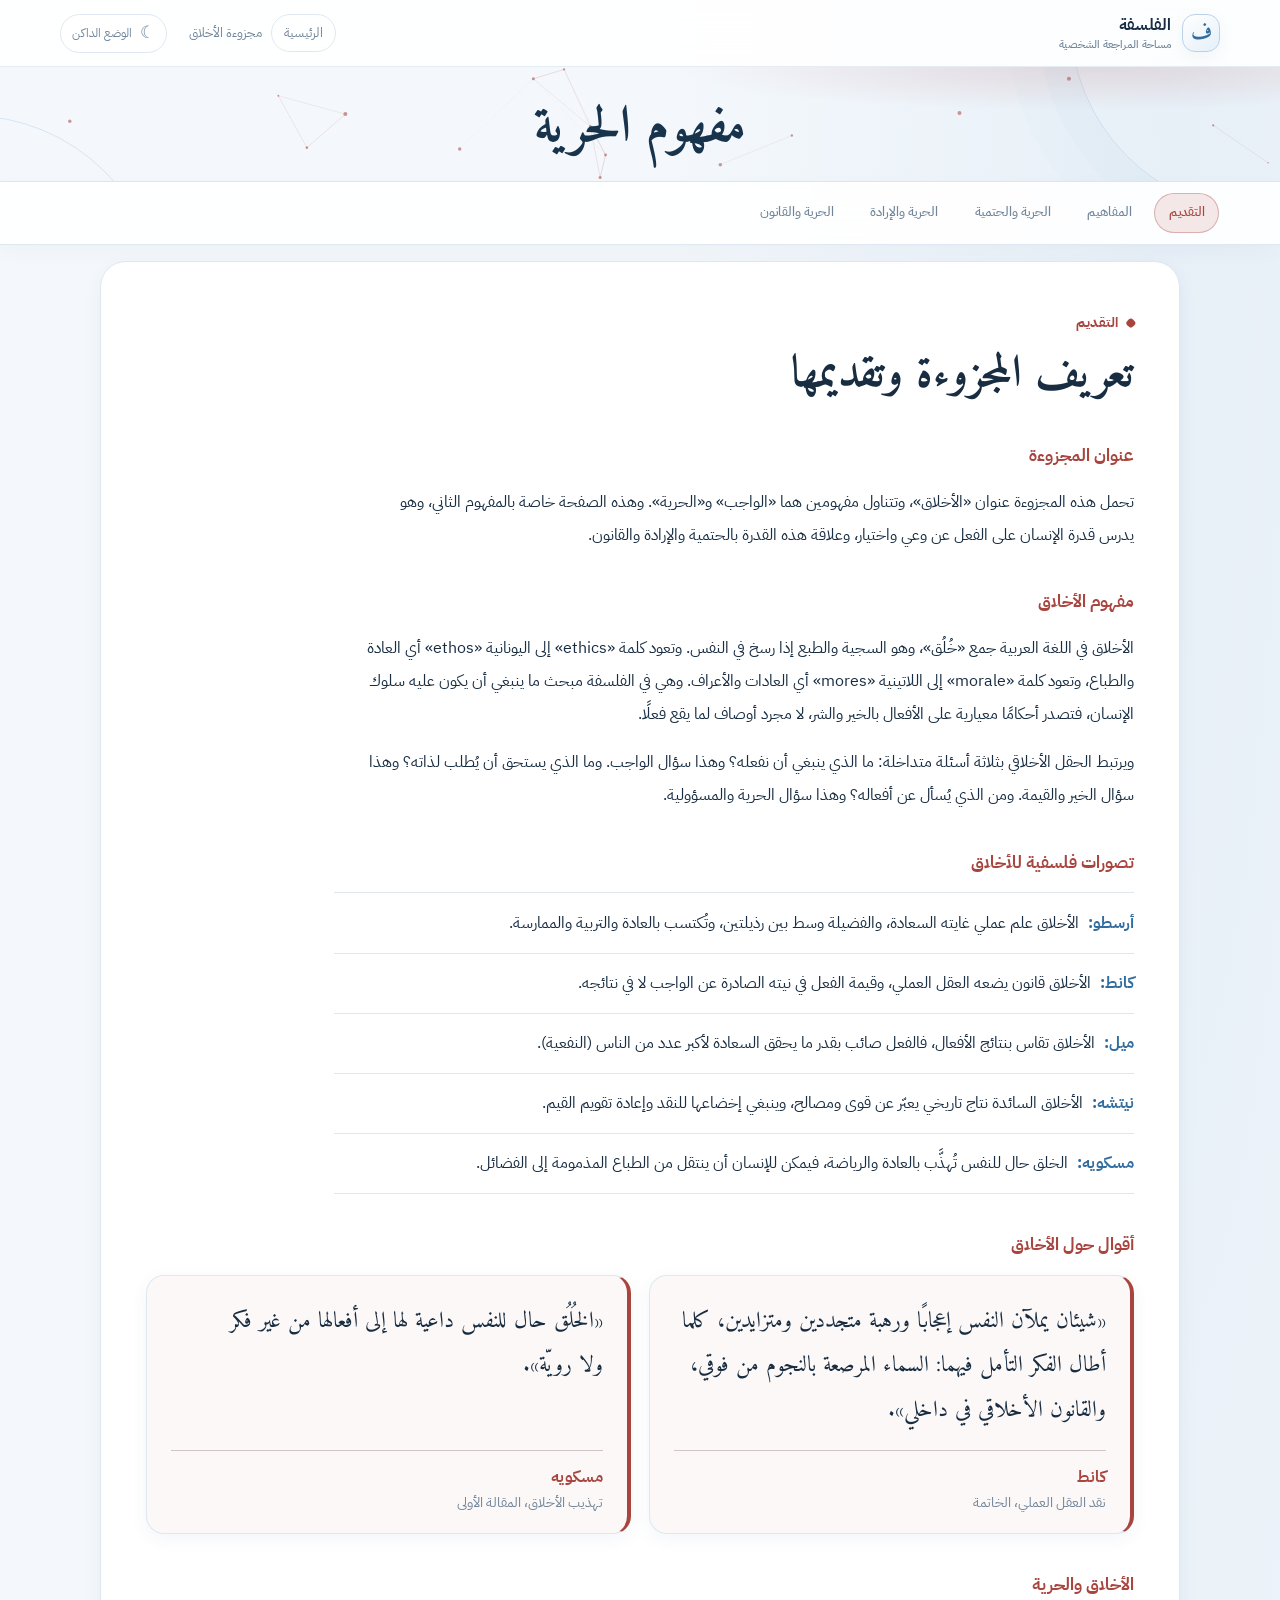
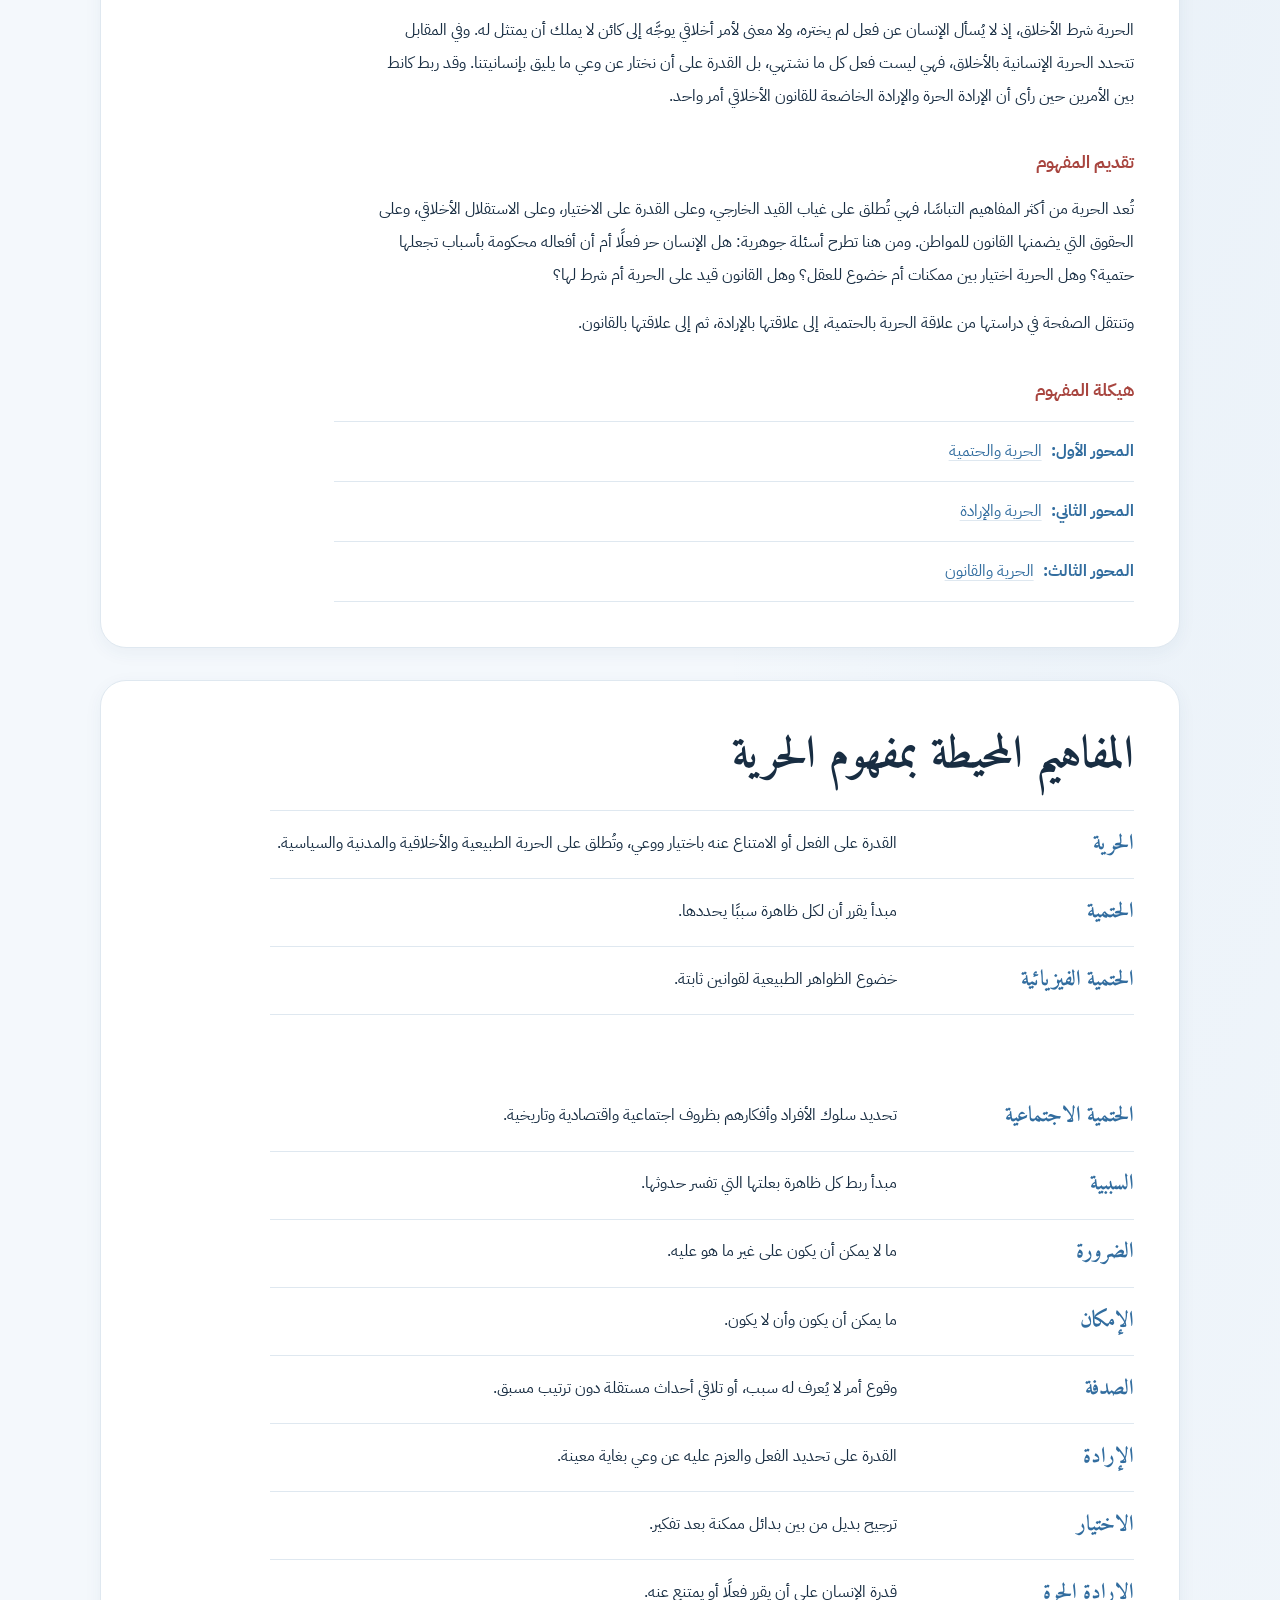
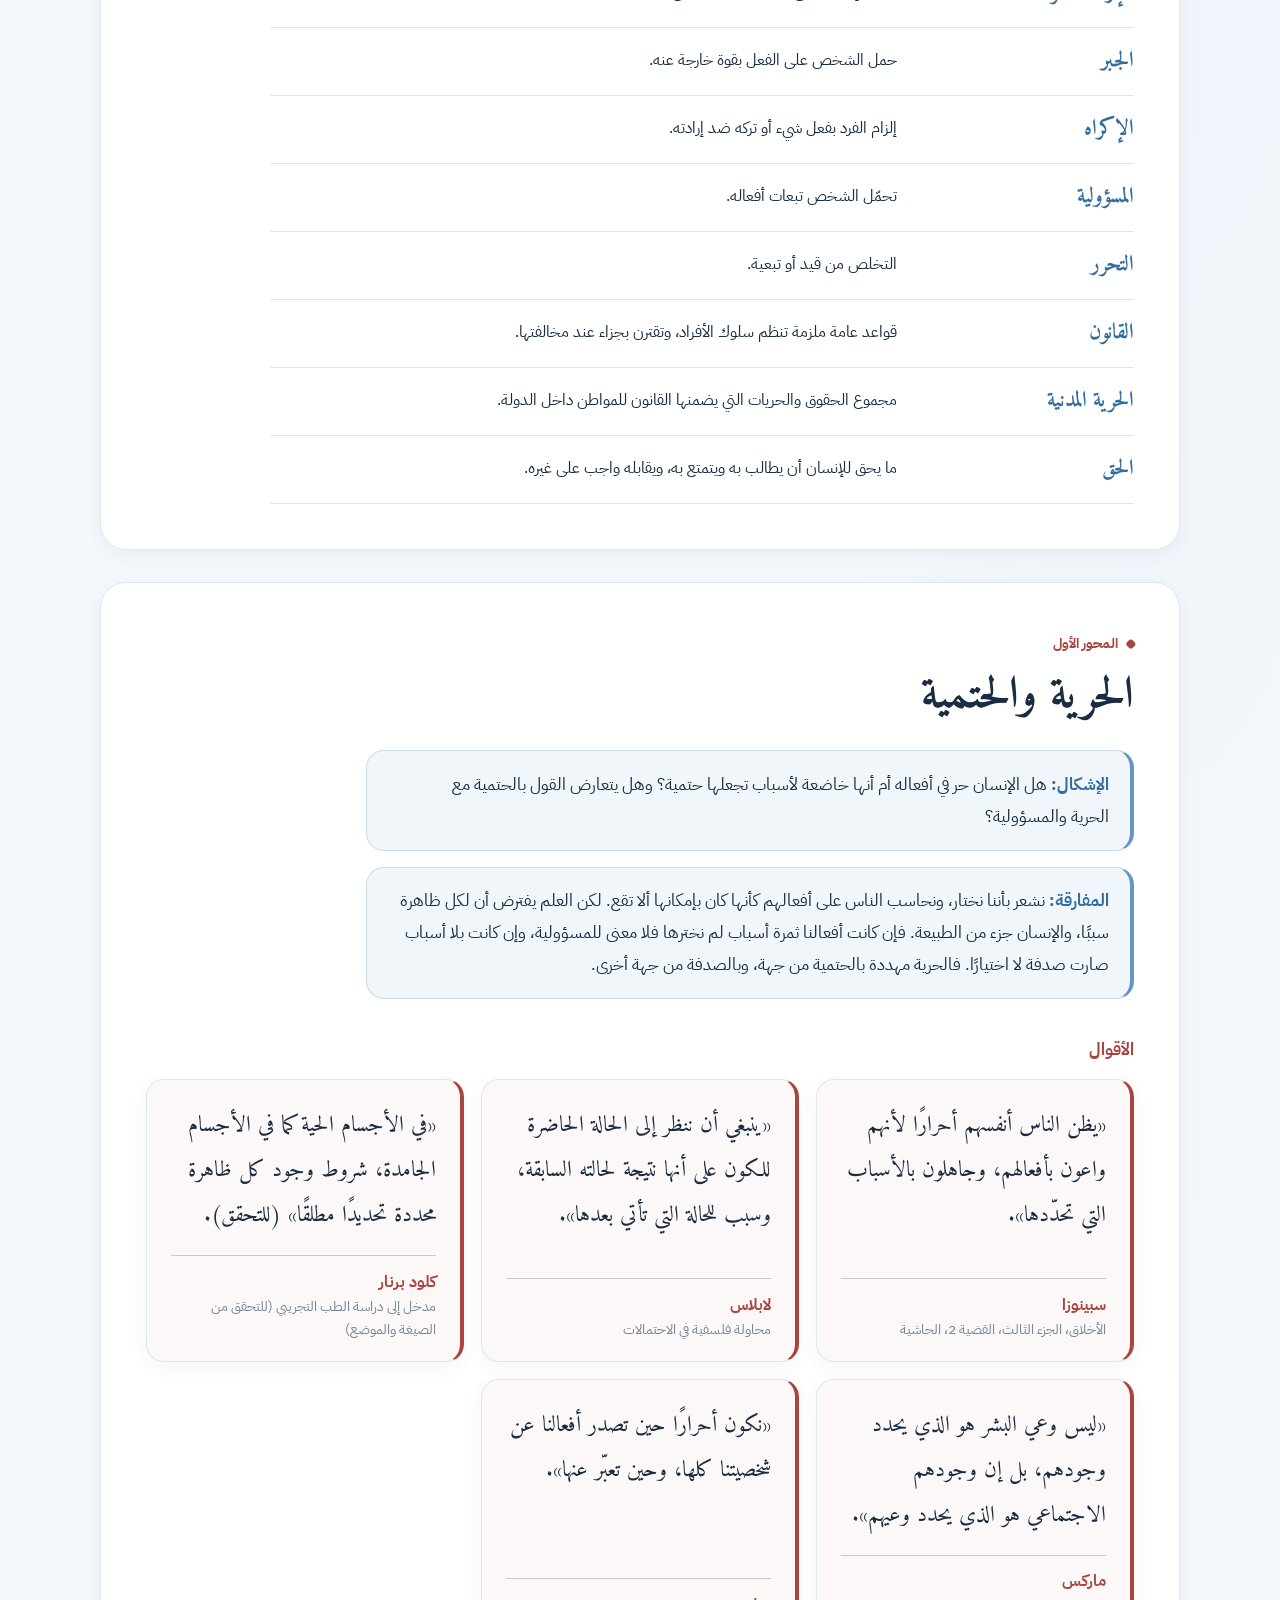
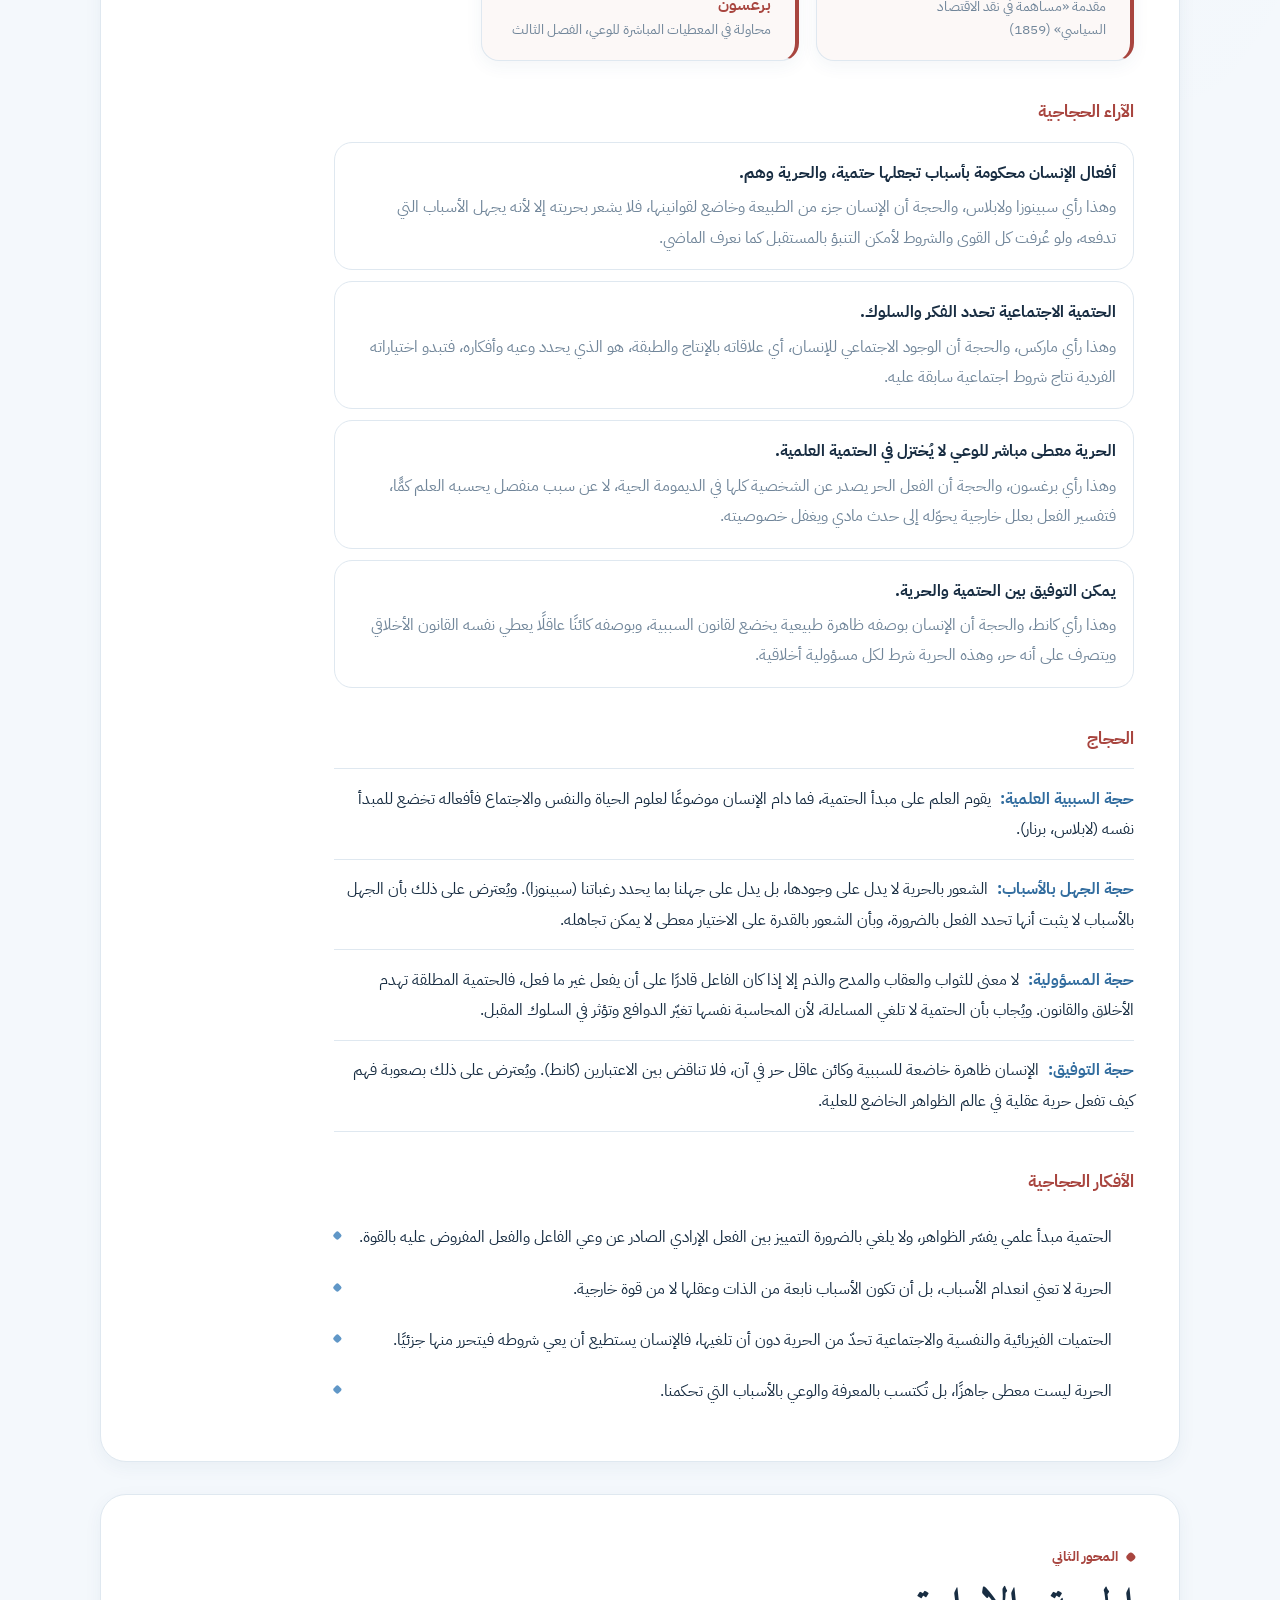
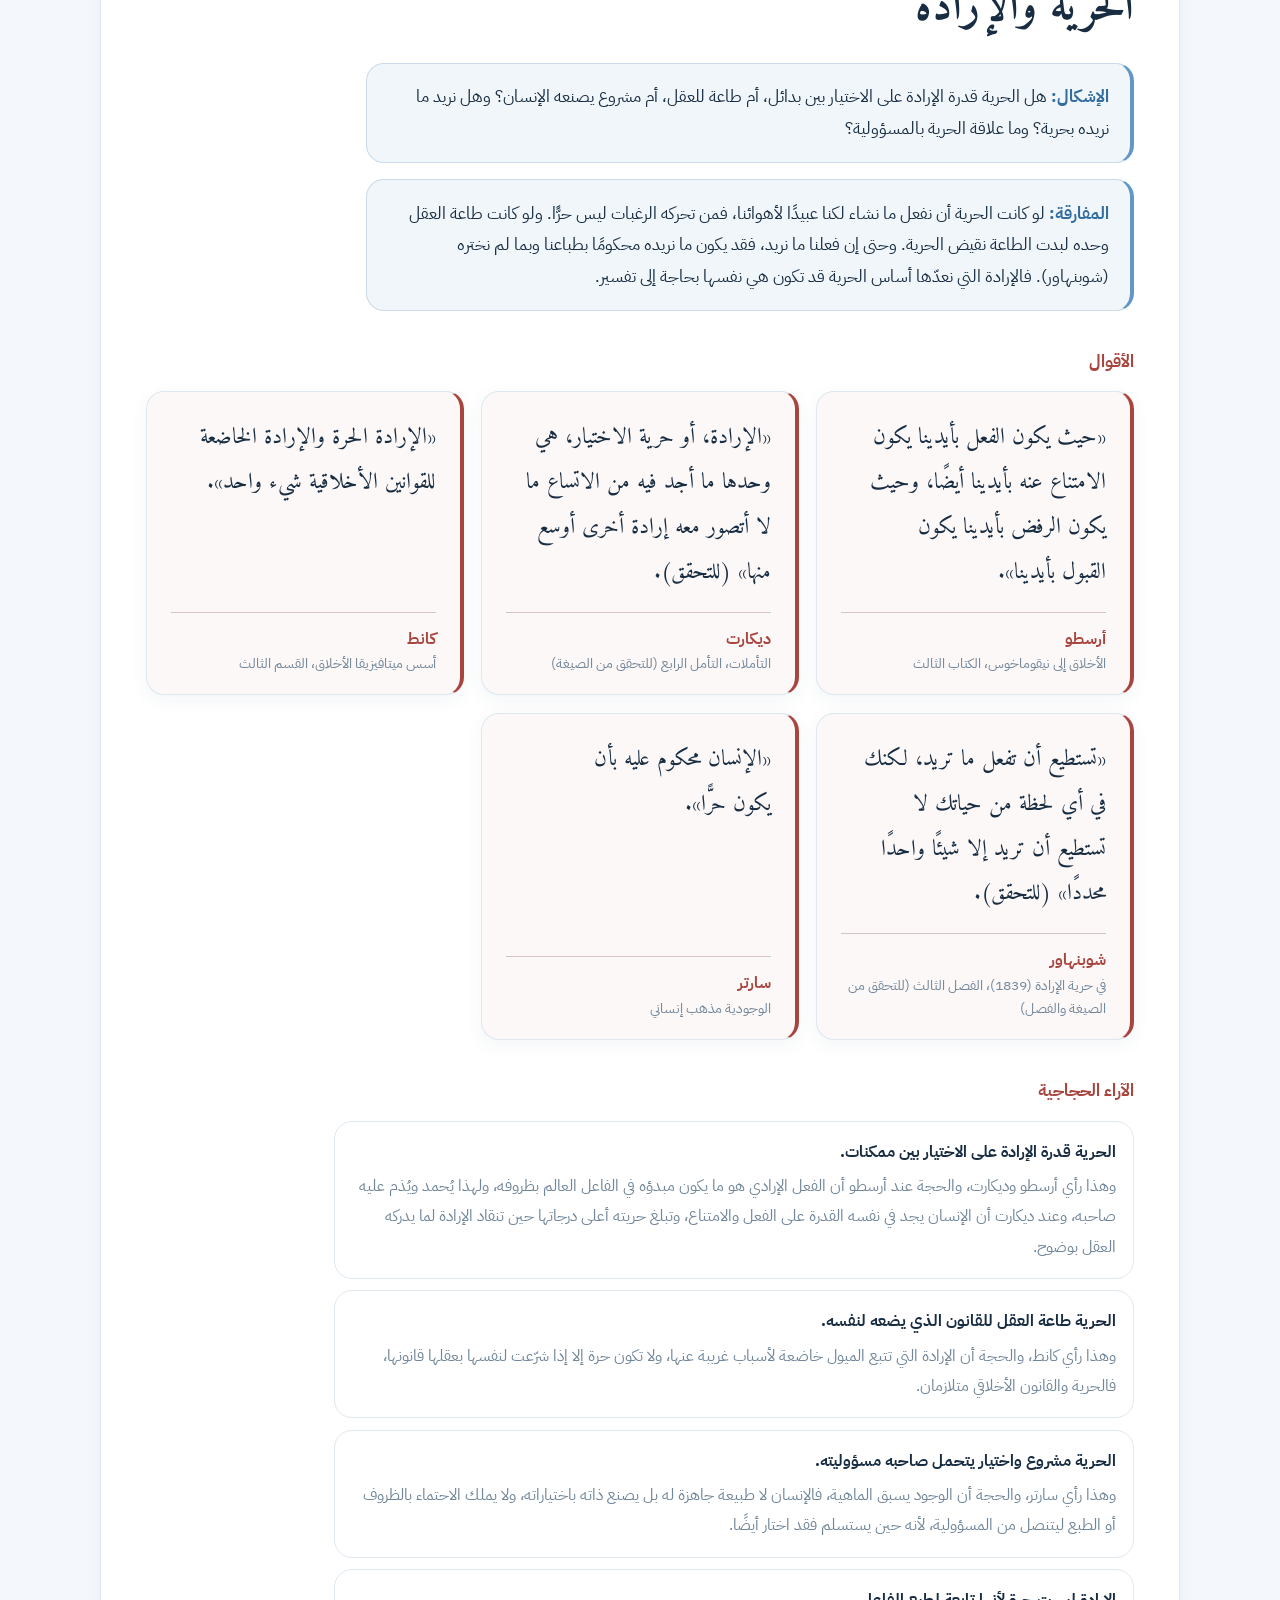
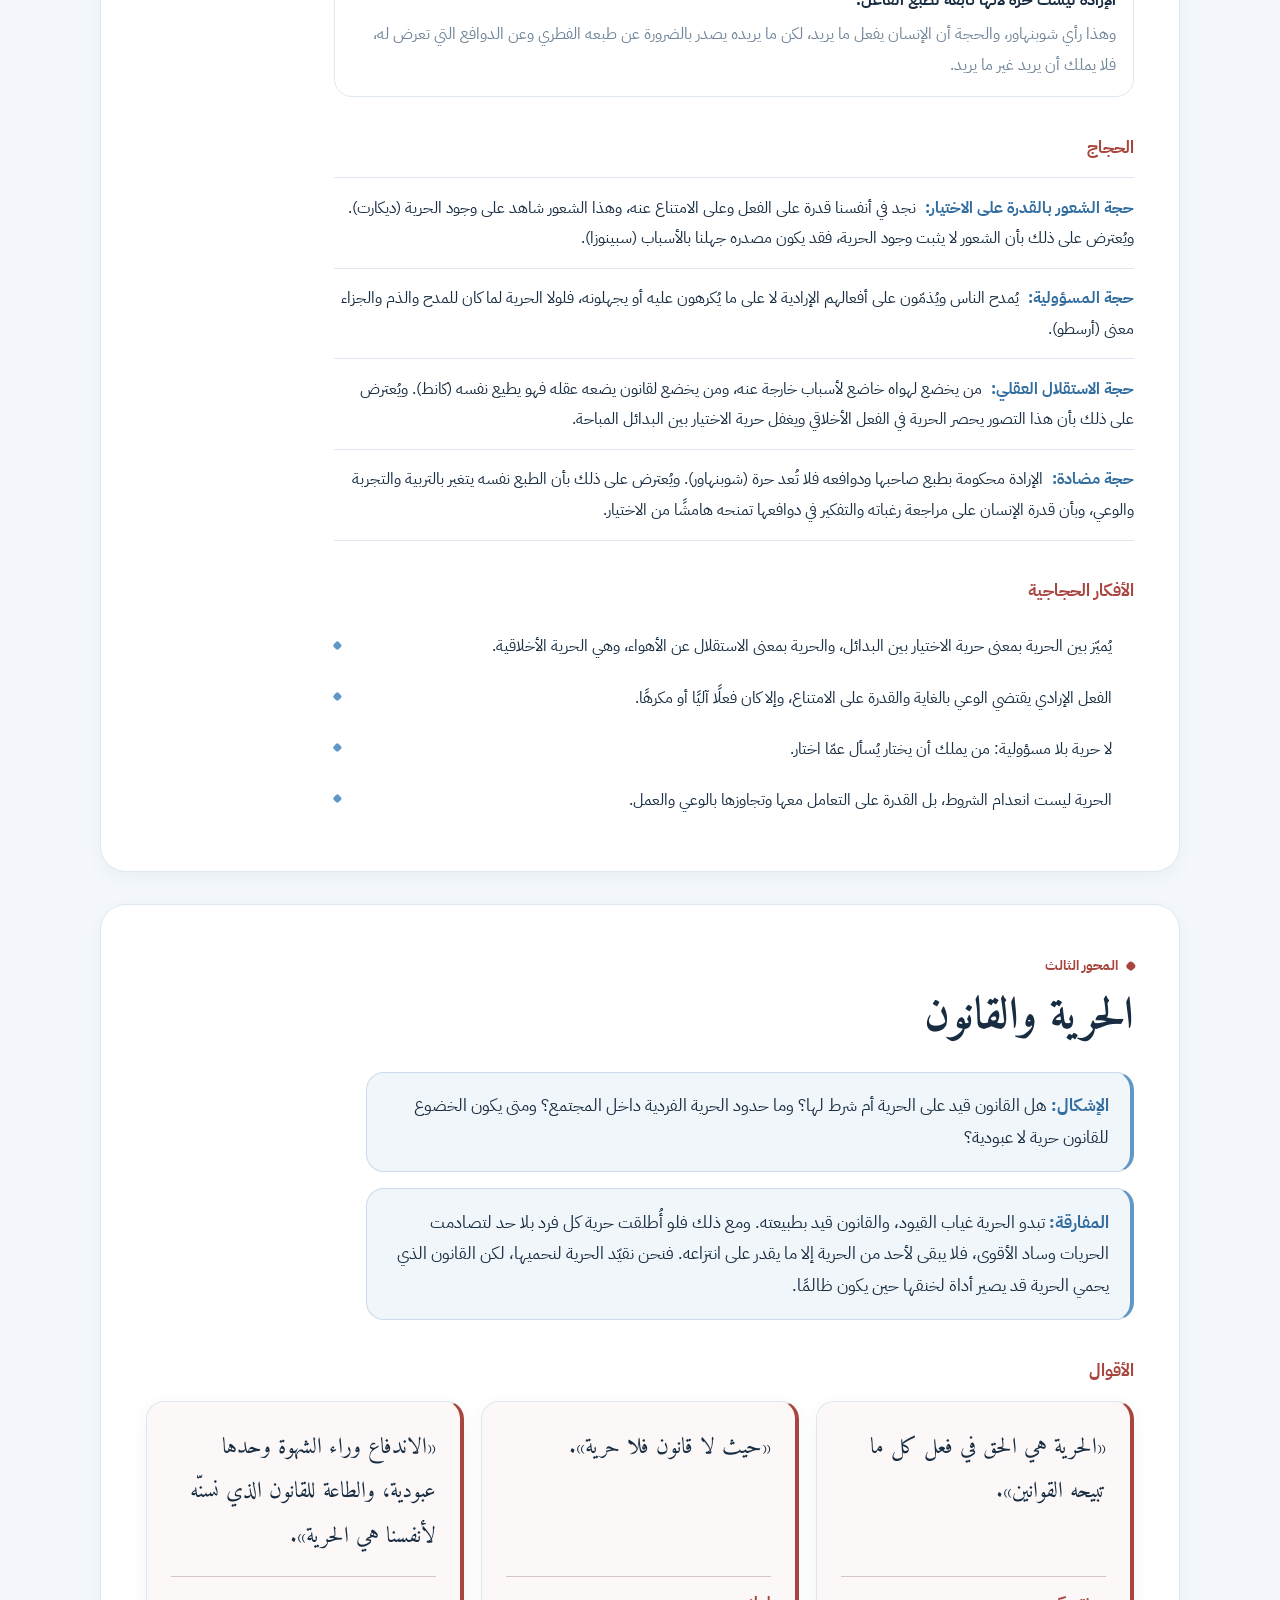
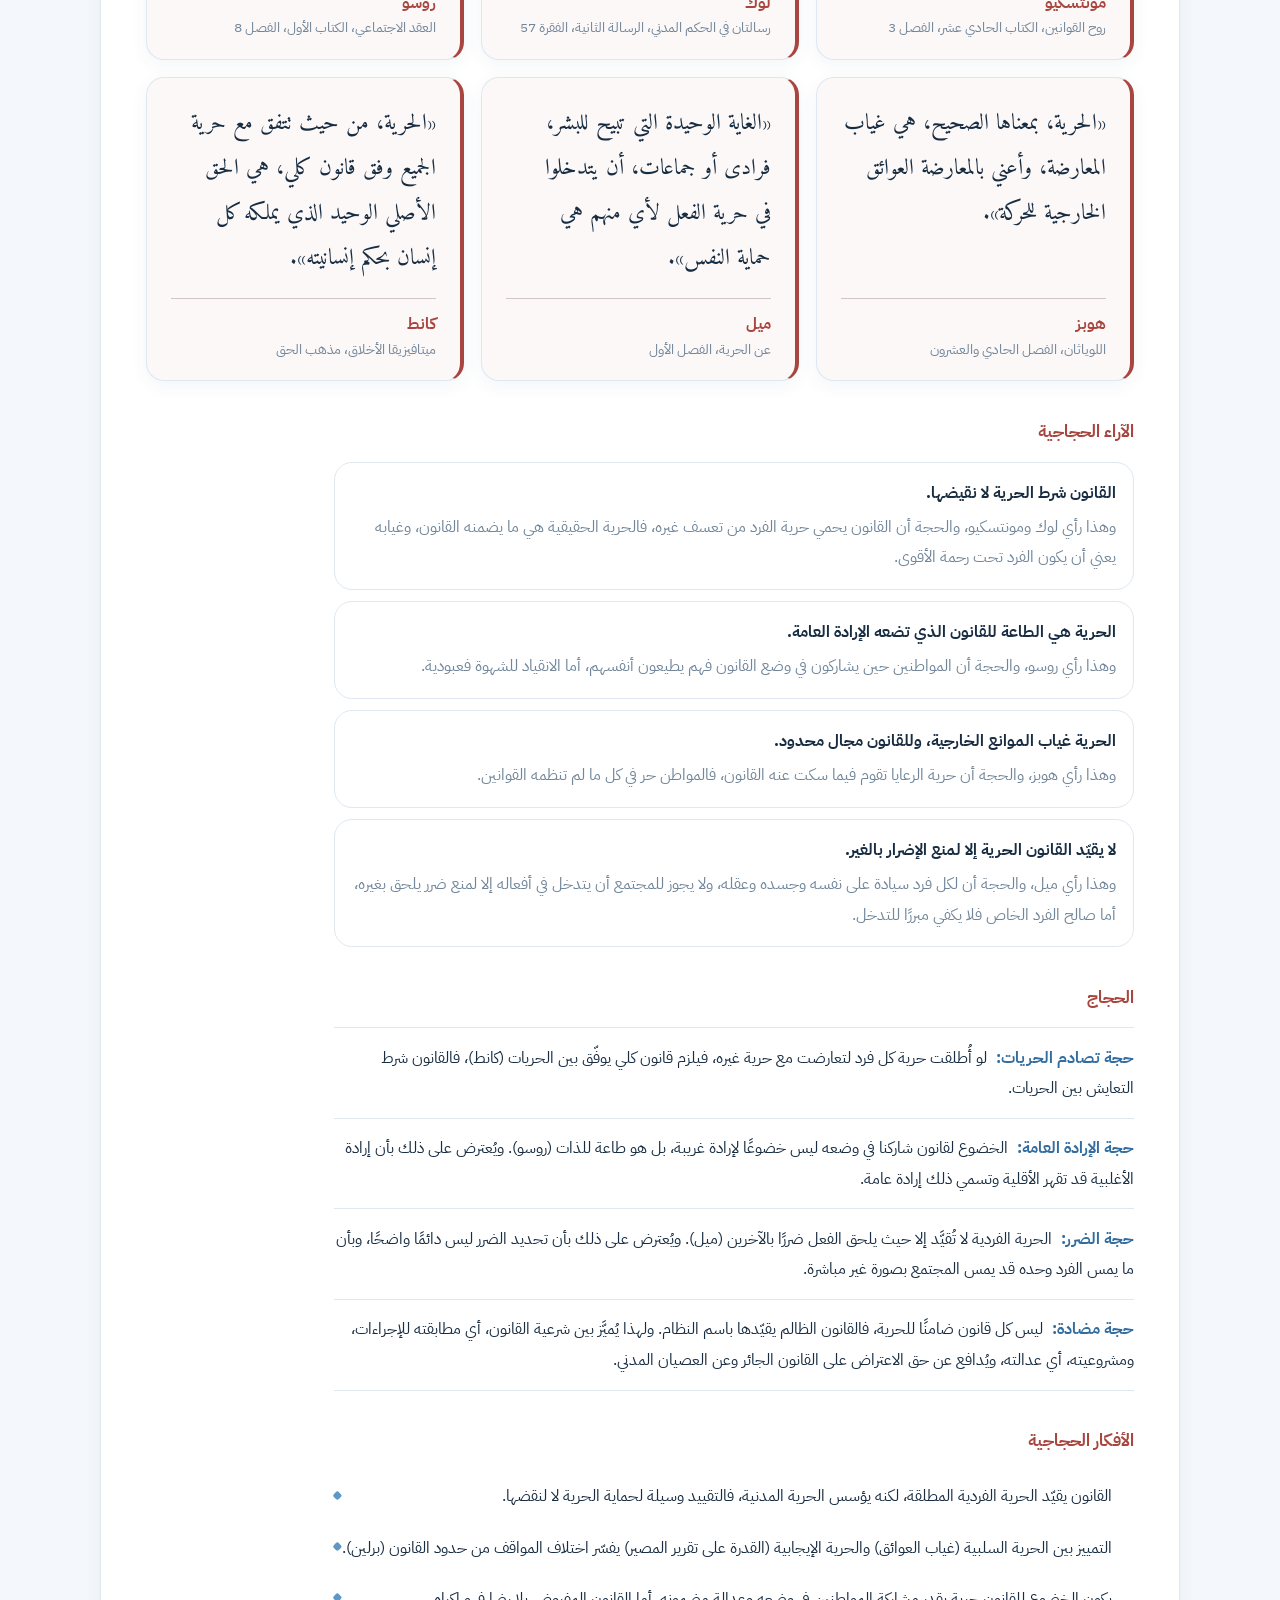
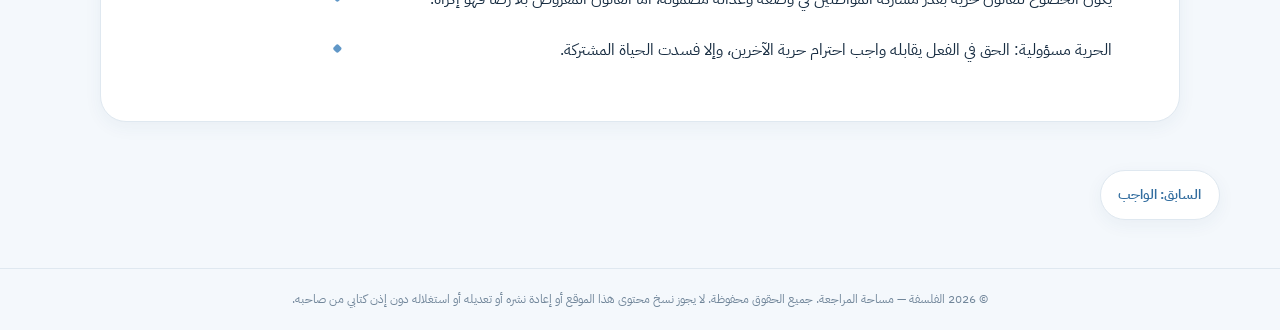
<file: content/u4-s2.html>
<!doctype html>
<html lang="ar" dir="rtl" data-origin="PHL-C88920325B7DD9DB">
<head>
<meta charset="utf-8">
<meta name="viewport" content="width=device-width,initial-scale=1">
<script>
(() => {
  try {
    const saved = localStorage.getItem("philo-theme");
    const systemDark = window.matchMedia && window.matchMedia("(prefers-color-scheme: dark)").matches;
    document.documentElement.dataset.theme = saved || (systemDark ? "dark" : "light");
  } catch (_) { document.documentElement.dataset.theme = "light"; }
})();
</script>

<title>الحرية · الأخلاق</title>
<meta name="description" content="درس مفهوم الحرية في مجزوءة الأخلاق: الحرية والحتمية، والحرية والإرادة، والحرية والقانون، مع أقوال الفلاسفة والآراء الحجاجية والحجج.">
<link rel="canonical" href="https://abdellahriyaf.github.io/philo/content/u4-s2.html">
<meta property="og:type" content="website">
<meta property="og:locale" content="ar_MA">
<meta property="og:title" content="مفهوم الحرية | الفلسفة - الأخلاق">
<meta property="og:description" content="درس مفهوم الحرية في مجزوءة الأخلاق: الحرية والحتمية، والحرية والإرادة، والحرية والقانون، مع أقوال الفلاسفة والآراء الحجاجية والحجج.">
<meta property="og:url" content="https://abdellahriyaf.github.io/philo/content/u4-s2.html">
<meta name="twitter:card" content="summary">
<meta name="twitter:title" content="مفهوم الحرية | الفلسفة - الأخلاق">
<meta name="twitter:description" content="درس مفهوم الحرية في مجزوءة الأخلاق: الحرية والحتمية، والحرية والإرادة، والحرية والقانون، مع أقوال الفلاسفة والآراء الحجاجية والحجج.">
<link rel="preconnect" href="https://fonts.googleapis.com"><link href="https://fonts.googleapis.com/css2?family=Amiri:wght@400;700&family=IBM+Plex+Sans+Arabic:wght@400;500;600;700&display=swap" rel="stylesheet">
<link rel="stylesheet" href="../assets/site.css">
<meta name="author" content="الفلسفة — مساحة المراجعة">
<meta name="copyright" content="© 2026 الفلسفة — مساحة المراجعة. All rights reserved.">
<!-- © 2026 الفلسفة — مساحة المراجعة. All rights reserved. Unauthorized copying, republishing or modification is prohibited. Origin ID: PHL-C88920325B7DD9DB -->
<link rel="icon" href="/philo/favicon.ico" sizes="48x48">
<link rel="icon" href="/philo/favicon.svg" type="image/svg+xml">
<link rel="apple-touch-icon" href="/philo/apple-touch-icon.png">
<link rel="manifest" href="/philo/site.webmanifest">
</head>
<body style="--c:#a8453f">
<div class="sitebar"><div class="wrap"><a href="../index.html">الرئيسية</a><span>/ مجزوءة الأخلاق</span></div></div>
<header class="hero">
  <div class="wrap">
    <h1>مفهوم الحرية</h1>
    <p class="lede">المفاهيم المحيطة بالحرية، ثم محاورها الثلاثة: الحرية والحتمية، والحرية والإرادة، والحرية والقانون، مع أقوال الفلاسفة والآراء الحجاجية والحجج لكل محور.</p>
  </div>
</header>
<nav class="topnav" aria-label="التنقل داخل الصفحة"><div class="wrap"><ul><li><a href="#intro">التقديم</a></li><li><a href="#concepts">المفاهيم</a></li><li><a href="#axis-1">الحرية والحتمية</a></li><li><a href="#axis-2">الحرية والإرادة</a></li><li><a href="#axis-3">الحرية والقانون</a></li></ul></div></nav>

<section id="intro" class="block intro-block">
  <div class="wrap">
    <p class="kicker">التقديم</p>
    <h2>تعريف المجزوءة وتقديمها</h2>

    <h3>عنوان المجزوءة</h3>
    <div class="prose">
      <p>تحمل هذه المجزوءة عنوان «الأخلاق»، وتتناول مفهومين هما «الواجب» و«الحرية». وهذه الصفحة خاصة بالمفهوم الثاني، وهو يدرس قدرة الإنسان على الفعل عن وعي واختيار، وعلاقة هذه القدرة بالحتمية والإرادة والقانون.</p>
    </div>

    <h3>مفهوم الأخلاق</h3>
    <div class="prose">
      <p>الأخلاق في اللغة العربية جمع «خُلُق»، وهو السجية والطبع إذا رسخ في النفس. وتعود كلمة «ethics» إلى اليونانية «ethos» أي العادة والطباع، وتعود كلمة «morale» إلى اللاتينية «mores» أي العادات والأعراف. وهي في الفلسفة مبحث ما ينبغي أن يكون عليه سلوك الإنسان، فتصدر أحكامًا معيارية على الأفعال بالخير والشر، لا مجرد أوصاف لما يقع فعلًا.</p>
      <p>ويرتبط الحقل الأخلاقي بثلاثة أسئلة متداخلة: ما الذي ينبغي أن نفعله؟ وهذا سؤال الواجب. وما الذي يستحق أن يُطلب لذاته؟ وهذا سؤال الخير والقيمة. ومن الذي يُسأل عن أفعاله؟ وهذا سؤال الحرية والمسؤولية.</p>
    </div>

    <h3>تصورات فلسفية للأخلاق</h3>
    <ul class="args">
      <li><span class="label">أرسطو:</span> الأخلاق علم عملي غايته السعادة، والفضيلة وسط بين رذيلتين، وتُكتسب بالعادة والتربية والممارسة.</li>
      <li><span class="label">كانط:</span> الأخلاق قانون يضعه العقل العملي، وقيمة الفعل في نيته الصادرة عن الواجب لا في نتائجه.</li>
      <li><span class="label">ميل:</span> الأخلاق تقاس بنتائج الأفعال، فالفعل صائب بقدر ما يحقق السعادة لأكبر عدد من الناس (النفعية).</li>
      <li><span class="label">نيتشه:</span> الأخلاق السائدة نتاج تاريخي يعبّر عن قوى ومصالح، وينبغي إخضاعها للنقد وإعادة تقويم القيم.</li>
      <li><span class="label">مسكويه:</span> الخلق حال للنفس تُهذَّب بالعادة والرياضة، فيمكن للإنسان أن ينتقل من الطباع المذمومة إلى الفضائل.</li>
    </ul>

    <h3>أقوال حول الأخلاق</h3>
    <ol class="quotes">
      <li>
        <p class="qtext">«شيئان يملآن النفس إعجابًا ورهبة متجددين ومتزايدين، كلما أطال الفكر التأمل فيهما: السماء المرصعة بالنجوم من فوقي، والقانون الأخلاقي في داخلي».</p>
        <p class="qsrc"><b>كانط</b><br>نقد العقل العملي، الخاتمة</p>
      </li>
      <li>
        <p class="qtext">«الخُلُق حال للنفس داعية لها إلى أفعالها من غير فكر ولا رويّة».</p>
        <p class="qsrc"><b>مسكويه</b><br>تهذيب الأخلاق، المقالة الأولى</p>
      </li>
    </ol>

    <h3>الأخلاق والحرية</h3>
    <div class="prose">
      <p>الحرية شرط الأخلاق، إذ لا يُسأل الإنسان عن فعل لم يختره، ولا معنى لأمر أخلاقي يوجَّه إلى كائن لا يملك أن يمتثل له. وفي المقابل تتحدد الحرية الإنسانية بالأخلاق، فهي ليست فعل كل ما نشتهي، بل القدرة على أن نختار عن وعي ما يليق بإنسانيتنا. وقد ربط كانط بين الأمرين حين رأى أن الإرادة الحرة والإرادة الخاضعة للقانون الأخلاقي أمر واحد.</p>
    </div>

    <h3>تقديم المفهوم</h3>
    <div class="prose">
      <p>تُعد الحرية من أكثر المفاهيم التباسًا، فهي تُطلق على غياب القيد الخارجي، وعلى القدرة على الاختيار، وعلى الاستقلال الأخلاقي، وعلى الحقوق التي يضمنها القانون للمواطن. ومن هنا تطرح أسئلة جوهرية: هل الإنسان حر فعلًا أم أن أفعاله محكومة بأسباب تجعلها حتمية؟ وهل الحرية اختيار بين ممكنات أم خضوع للعقل؟ وهل القانون قيد على الحرية أم شرط لها؟</p>
      <p>وتنتقل الصفحة في دراستها من علاقة الحرية بالحتمية، إلى علاقتها بالإرادة، ثم إلى علاقتها بالقانون.</p>
    </div>

    <h3>هيكلة المفهوم</h3>
    <ul class="args">
      <li><span class="label">المحور الأول:</span> <a href="#axis-1">الحرية والحتمية</a></li>
      <li><span class="label">المحور الثاني:</span> <a href="#axis-2">الحرية والإرادة</a></li>
      <li><span class="label">المحور الثالث:</span> <a href="#axis-3">الحرية والقانون</a></li>
    </ul>
  </div>
</section>

<section id="concepts" class="block concepts-block">
  <div class="wrap">
    <h2>المفاهيم المحيطة بمفهوم الحرية</h2>
    <dl class="concepts">
      <div class="concept"><dt>الحرية</dt><dd>القدرة على الفعل أو الامتناع عنه باختيار ووعي، وتُطلق على الحرية الطبيعية والأخلاقية والمدنية والسياسية.</dd></div>
      <div class="concept"><dt>الحتمية</dt><dd>مبدأ يقرر أن لكل ظاهرة سببًا يحددها.</dd></div>
      <div class="concept"><dt>الحتمية الفيزيائية</dt><dd>خضوع الظواهر الطبيعية لقوانين ثابتة.</dd></div>
      <div class="concept"><dt>الحتمية النفسية</dt><dd>تحديد الأفعال الإنسانية بعوامل نفسية، كالدوافع والطباع والخبرات السابقة.</dd></div>
      <div class="concept"><dt>الحتمية الاجتماعية</dt><dd>تحديد سلوك الأفراد وأفكارهم بظروف اجتماعية واقتصادية وتاريخية.</dd></div>
      <div class="concept"><dt>السببية</dt><dd>مبدأ ربط كل ظاهرة بعلتها التي تفسر حدوثها.</dd></div>
      <div class="concept"><dt>الضرورة</dt><dd>ما لا يمكن أن يكون على غير ما هو عليه.</dd></div>
      <div class="concept"><dt>الإمكان</dt><dd>ما يمكن أن يكون وأن لا يكون.</dd></div>
      <div class="concept"><dt>الصدفة</dt><dd>وقوع أمر لا يُعرف له سبب، أو تلاقي أحداث مستقلة دون ترتيب مسبق.</dd></div>
      <div class="concept"><dt>الإرادة</dt><dd>القدرة على تحديد الفعل والعزم عليه عن وعي بغاية معينة.</dd></div>
      <div class="concept"><dt>الاختيار</dt><dd>ترجيح بديل من بين بدائل ممكنة بعد تفكير.</dd></div>
      <div class="concept"><dt>الإرادة الحرة</dt><dd>قدرة الإنسان على أن يقرر فعلًا أو يمتنع عنه.</dd></div>
      <div class="concept"><dt>الجبر</dt><dd>حمل الشخص على الفعل بقوة خارجة عنه.</dd></div>
      <div class="concept"><dt>الإكراه</dt><dd>إلزام الفرد بفعل شيء أو تركه ضد إرادته.</dd></div>
      <div class="concept"><dt>المسؤولية</dt><dd>تحمّل الشخص تبعات أفعاله.</dd></div>
      <div class="concept"><dt>التحرر</dt><dd>التخلص من قيد أو تبعية.</dd></div>
      <div class="concept"><dt>القانون</dt><dd>قواعد عامة ملزمة تنظم سلوك الأفراد، وتقترن بجزاء عند مخالفتها.</dd></div>
      <div class="concept"><dt>الحرية المدنية</dt><dd>مجموع الحقوق والحريات التي يضمنها القانون للمواطن داخل الدولة.</dd></div>
      <div class="concept"><dt>الحق</dt><dd>ما يحق للإنسان أن يطالب به ويتمتع به، ويقابله واجب على غيره.</dd></div>
    </dl>
  </div>
</section>

<section id="axis-1" class="block axis-1">
  <div class="wrap">
    <p class="kicker">المحور الأول</p>
    <h2>الحرية والحتمية</h2>

    <div class="problem">
      <p><strong>الإشكال:</strong> هل الإنسان حر في أفعاله أم أنها خاضعة لأسباب تجعلها حتمية؟ وهل يتعارض القول بالحتمية مع الحرية والمسؤولية؟</p>
    </div>

<div class="problem paradox"><p><strong>المفارقة:</strong> نشعر بأننا نختار، ونحاسب الناس على أفعالهم كأنها كان بإمكانها ألا تقع. لكن العلم يفترض أن لكل ظاهرة سببًا، والإنسان جزء من الطبيعة. فإن كانت أفعالنا ثمرة أسباب لم نخترها فلا معنى للمسؤولية، وإن كانت بلا أسباب صارت صدفة لا اختيارًا. فالحرية مهددة بالحتمية من جهة، وبالصدفة من جهة أخرى.</p></div>

    <h3>الأقوال</h3>
    <ol class="quotes">
      <li>
        <p class="qtext">«يظن الناس أنفسهم أحرارًا لأنهم واعون بأفعالهم، وجاهلون بالأسباب التي تحدّدها».</p>
        <p class="qsrc"><b>سبينوزا</b><br>الأخلاق، الجزء الثالث، القضية 2، الحاشية</p>
      </li>
      <li>
        <p class="qtext">«ينبغي أن ننظر إلى الحالة الحاضرة للكون على أنها نتيجة لحالته السابقة، وسبب للحالة التي تأتي بعدها».</p>
        <p class="qsrc"><b>لابلاس</b><br>محاولة فلسفية في الاحتمالات</p>
      </li>
      <li>
        <p class="qtext">«في الأجسام الحية كما في الأجسام الجامدة، شروط وجود كل ظاهرة محددة تحديدًا مطلقًا» (للتحقق).</p>
        <p class="qsrc"><b>كلود برنار</b><br>مدخل إلى دراسة الطب التجريبي (للتحقق من الصيغة والموضع)</p>
      </li>
      <li>
        <p class="qtext">«ليس وعي البشر هو الذي يحدد وجودهم، بل إن وجودهم الاجتماعي هو الذي يحدد وعيهم».</p>
        <p class="qsrc"><b>ماركس</b><br>مقدمة «مساهمة في نقد الاقتصاد السياسي» (1859)</p>
      </li>
      <li>
        <p class="qtext">«نكون أحرارًا حين تصدر أفعالنا عن شخصيتنا كلها، وحين تعبّر عنها».</p>
        <p class="qsrc"><b>برغسون</b><br>محاولة في المعطيات المباشرة للوعي، الفصل الثالث</p>
      </li>
    </ol>

    <h3>الآراء الحجاجية</h3>
    <ul class="theses">
      <li>
        <strong>أفعال الإنسان محكومة بأسباب تجعلها حتمية، والحرية وهم.</strong>
        <p>وهذا رأي سبينوزا ولابلاس، والحجة أن الإنسان جزء من الطبيعة وخاضع لقوانينها، فلا يشعر بحريته إلا لأنه يجهل الأسباب التي تدفعه، ولو عُرفت كل القوى والشروط لأمكن التنبؤ بالمستقبل كما نعرف الماضي.</p>
      </li>
      <li>
        <strong>الحتمية الاجتماعية تحدد الفكر والسلوك.</strong>
        <p>وهذا رأي ماركس، والحجة أن الوجود الاجتماعي للإنسان، أي علاقاته بالإنتاج والطبقة، هو الذي يحدد وعيه وأفكاره، فتبدو اختياراته الفردية نتاج شروط اجتماعية سابقة عليه.</p>
      </li>
      <li>
        <strong>الحرية معطى مباشر للوعي لا يُختزل في الحتمية العلمية.</strong>
        <p>وهذا رأي برغسون، والحجة أن الفعل الحر يصدر عن الشخصية كلها في الديمومة الحية، لا عن سبب منفصل يحسبه العلم كمًّا، فتفسير الفعل بعلل خارجية يحوّله إلى حدث مادي ويغفل خصوصيته.</p>
      </li>
      <li>
        <strong>يمكن التوفيق بين الحتمية والحرية.</strong>
        <p>وهذا رأي كانط، والحجة أن الإنسان بوصفه ظاهرة طبيعية يخضع لقانون السببية، وبوصفه كائنًا عاقلًا يعطي نفسه القانون الأخلاقي ويتصرف على أنه حر، وهذه الحرية شرط لكل مسؤولية أخلاقية.</p>
      </li>
    </ul>

    <h3>الحجاج</h3>
    <ul class="args">
      <li><span class="label">حجة السببية العلمية:</span> يقوم العلم على مبدأ الحتمية، فما دام الإنسان موضوعًا لعلوم الحياة والنفس والاجتماع فأفعاله تخضع للمبدأ نفسه (لابلاس، برنار).</li>
      <li><span class="label">حجة الجهل بالأسباب:</span> الشعور بالحرية لا يدل على وجودها، بل يدل على جهلنا بما يحدد رغباتنا (سبينوزا). ويُعترض على ذلك بأن الجهل بالأسباب لا يثبت أنها تحدد الفعل بالضرورة، وبأن الشعور بالقدرة على الاختيار معطى لا يمكن تجاهله.</li>
      <li><span class="label">حجة المسؤولية:</span> لا معنى للثواب والعقاب والمدح والذم إلا إذا كان الفاعل قادرًا على أن يفعل غير ما فعل، فالحتمية المطلقة تهدم الأخلاق والقانون. ويُجاب بأن الحتمية لا تلغي المساءلة، لأن المحاسبة نفسها تغيّر الدوافع وتؤثر في السلوك المقبل.</li>
      <li><span class="label">حجة التوفيق:</span> الإنسان ظاهرة خاضعة للسببية وكائن عاقل حر في آن، فلا تناقض بين الاعتبارين (كانط). ويُعترض على ذلك بصعوبة فهم كيف تفعل حرية عقلية في عالم الظواهر الخاضع للعلية.</li>
    </ul>

    <h3>الأفكار الحجاجية</h3>
    <ul class="ideas">
      <li>الحتمية مبدأ علمي يفسّر الظواهر، ولا يلغي بالضرورة التمييز بين الفعل الإرادي الصادر عن وعي الفاعل والفعل المفروض عليه بالقوة.</li>
      <li>الحرية لا تعني انعدام الأسباب، بل أن تكون الأسباب نابعة من الذات وعقلها لا من قوة خارجية.</li>
      <li>الحتميات الفيزيائية والنفسية والاجتماعية تحدّ من الحرية دون أن تلغيها، فالإنسان يستطيع أن يعي شروطه فيتحرر منها جزئيًا.</li>
      <li>الحرية ليست معطى جاهزًا، بل تُكتسب بالمعرفة والوعي بالأسباب التي تحكمنا.</li>
    </ul>
  </div>
</section>

<section id="axis-2" class="block axis-2">
  <div class="wrap">
    <p class="kicker">المحور الثاني</p>
    <h2>الحرية والإرادة</h2>

    <div class="problem">
      <p><strong>الإشكال:</strong> هل الحرية قدرة الإرادة على الاختيار بين بدائل، أم طاعة للعقل، أم مشروع يصنعه الإنسان؟ وهل نريد ما نريده بحرية؟ وما علاقة الحرية بالمسؤولية؟</p>
    </div>

<div class="problem paradox"><p><strong>المفارقة:</strong> لو كانت الحرية أن نفعل ما نشاء لكنا عبيدًا لأهوائنا، فمن تحركه الرغبات ليس حرًّا. ولو كانت طاعة العقل وحده لبدت الطاعة نقيض الحرية. وحتى إن فعلنا ما نريد، فقد يكون ما نريده محكومًا بطباعنا وبما لم نختره (شوبنهاور). فالإرادة التي نعدّها أساس الحرية قد تكون هي نفسها بحاجة إلى تفسير.</p></div>

    <h3>الأقوال</h3>
    <ol class="quotes">
      <li>
        <p class="qtext">«حيث يكون الفعل بأيدينا يكون الامتناع عنه بأيدينا أيضًا، وحيث يكون الرفض بأيدينا يكون القبول بأيدينا».</p>
        <p class="qsrc"><b>أرسطو</b><br>الأخلاق إلى نيقوماخوس، الكتاب الثالث</p>
      </li>
      <li>
        <p class="qtext">«الإرادة، أو حرية الاختيار، هي وحدها ما أجد فيه من الاتساع ما لا أتصور معه إرادة أخرى أوسع منها» (للتحقق).</p>
        <p class="qsrc"><b>ديكارت</b><br>التأملات، التأمل الرابع (للتحقق من الصيغة)</p>
      </li>
      <li>
        <p class="qtext">«الإرادة الحرة والإرادة الخاضعة للقوانين الأخلاقية شيء واحد».</p>
        <p class="qsrc"><b>كانط</b><br>أسس ميتافيزيقا الأخلاق، القسم الثالث</p>
      </li>
      <li>
        <p class="qtext">«تستطيع أن تفعل ما تريد، لكنك في أي لحظة من حياتك لا تستطيع أن تريد إلا شيئًا واحدًا محددًا» (للتحقق).</p>
        <p class="qsrc"><b>شوبنهاور</b><br>في حرية الإرادة (1839)، الفصل الثالث (للتحقق من الصيغة والفصل)</p>
      </li>
      <li>
        <p class="qtext">«الإنسان محكوم عليه بأن يكون حرًّا».</p>
        <p class="qsrc"><b>سارتر</b><br>الوجودية مذهب إنساني</p>
      </li>
    </ol>

    <h3>الآراء الحجاجية</h3>
    <ul class="theses">
      <li>
        <strong>الحرية قدرة الإرادة على الاختيار بين ممكنات.</strong>
        <p>وهذا رأي أرسطو وديكارت، والحجة عند أرسطو أن الفعل الإرادي هو ما يكون مبدؤه في الفاعل العالم بظروفه، ولهذا يُحمد ويُذم عليه صاحبه، وعند ديكارت أن الإنسان يجد في نفسه القدرة على الفعل والامتناع، وتبلغ حريته أعلى درجاتها حين تنقاد الإرادة لما يدركه العقل بوضوح.</p>
      </li>
      <li>
        <strong>الحرية طاعة العقل للقانون الذي يضعه لنفسه.</strong>
        <p>وهذا رأي كانط، والحجة أن الإرادة التي تتبع الميول خاضعة لأسباب غريبة عنها، ولا تكون حرة إلا إذا شرّعت لنفسها بعقلها قانونها، فالحرية والقانون الأخلاقي متلازمان.</p>
      </li>
      <li>
        <strong>الحرية مشروع واختيار يتحمل صاحبه مسؤوليته.</strong>
        <p>وهذا رأي سارتر، والحجة أن الوجود يسبق الماهية، فالإنسان لا طبيعة جاهزة له بل يصنع ذاته باختياراته، ولا يملك الاحتماء بالظروف أو الطبع ليتنصل من المسؤولية، لأنه حين يستسلم فقد اختار أيضًا.</p>
      </li>
      <li>
        <strong>الإرادة ليست حرة لأنها تابعة لطبع الفاعل.</strong>
        <p>وهذا رأي شوبنهاور، والحجة أن الإنسان يفعل ما يريد، لكن ما يريده يصدر بالضرورة عن طبعه الفطري وعن الدوافع التي تعرض له، فلا يملك أن يريد غير ما يريد.</p>
      </li>
    </ul>

    <h3>الحجاج</h3>
    <ul class="args">
      <li><span class="label">حجة الشعور بالقدرة على الاختيار:</span> نجد في أنفسنا قدرة على الفعل وعلى الامتناع عنه، وهذا الشعور شاهد على وجود الحرية (ديكارت). ويُعترض على ذلك بأن الشعور لا يثبت وجود الحرية، فقد يكون مصدره جهلنا بالأسباب (سبينوزا).</li>
      <li><span class="label">حجة المسؤولية:</span> يُمدح الناس ويُذمّون على أفعالهم الإرادية لا على ما يُكرهون عليه أو يجهلونه، فلولا الحرية لما كان للمدح والذم والجزاء معنى (أرسطو).</li>
      <li><span class="label">حجة الاستقلال العقلي:</span> من يخضع لهواه خاضع لأسباب خارجة عنه، ومن يخضع لقانون يضعه عقله فهو يطيع نفسه (كانط). ويُعترض على ذلك بأن هذا التصور يحصر الحرية في الفعل الأخلاقي ويغفل حرية الاختيار بين البدائل المباحة.</li>
      <li><span class="label">حجة مضادة:</span> الإرادة محكومة بطبع صاحبها ودوافعه فلا تُعد حرة (شوبنهاور). ويُعترض على ذلك بأن الطبع نفسه يتغير بالتربية والتجربة والوعي، وبأن قدرة الإنسان على مراجعة رغباته والتفكير في دوافعها تمنحه هامشًا من الاختيار.</li>
    </ul>

    <h3>الأفكار الحجاجية</h3>
    <ul class="ideas">
      <li>يُميّز بين الحرية بمعنى حرية الاختيار بين البدائل، والحرية بمعنى الاستقلال عن الأهواء، وهي الحرية الأخلاقية.</li>
      <li>الفعل الإرادي يقتضي الوعي بالغاية والقدرة على الامتناع، وإلا كان فعلًا آليًا أو مكرهًا.</li>
      <li>لا حرية بلا مسؤولية: من يملك أن يختار يُسأل عمّا اختار.</li>
      <li>الحرية ليست انعدام الشروط، بل القدرة على التعامل معها وتجاوزها بالوعي والعمل.</li>
    </ul>
  </div>
</section>

<section id="axis-3" class="block axis-3">
  <div class="wrap">
    <p class="kicker">المحور الثالث</p>
    <h2>الحرية والقانون</h2>

    <div class="problem">
      <p><strong>الإشكال:</strong> هل القانون قيد على الحرية أم شرط لها؟ وما حدود الحرية الفردية داخل المجتمع؟ ومتى يكون الخضوع للقانون حرية لا عبودية؟</p>
    </div>

<div class="problem paradox"><p><strong>المفارقة:</strong> تبدو الحرية غياب القيود، والقانون قيد بطبيعته. ومع ذلك فلو أُطلقت حرية كل فرد بلا حد لتصادمت الحريات وساد الأقوى، فلا يبقى لأحد من الحرية إلا ما يقدر على انتزاعه. فنحن نقيّد الحرية لنحميها، لكن القانون الذي يحمي الحرية قد يصير أداة لخنقها حين يكون ظالمًا.</p></div>

    <h3>الأقوال</h3>
    <ol class="quotes">
      <li>
        <p class="qtext">«الحرية هي الحق في فعل كل ما تبيحه القوانين».</p>
        <p class="qsrc"><b>مونتسكيو</b><br>روح القوانين، الكتاب الحادي عشر، الفصل 3</p>
      </li>
      <li>
        <p class="qtext">«حيث لا قانون فلا حرية».</p>
        <p class="qsrc"><b>لوك</b><br>رسالتان في الحكم المدني، الرسالة الثانية، الفقرة 57</p>
      </li>
      <li>
        <p class="qtext">«الاندفاع وراء الشهوة وحدها عبودية، والطاعة للقانون الذي نسنّه لأنفسنا هي الحرية».</p>
        <p class="qsrc"><b>روسو</b><br>العقد الاجتماعي، الكتاب الأول، الفصل 8</p>
      </li>
      <li>
        <p class="qtext">«الحرية، بمعناها الصحيح، هي غياب المعارضة، وأعني بالمعارضة العوائق الخارجية للحركة».</p>
        <p class="qsrc"><b>هوبز</b><br>اللوياثان، الفصل الحادي والعشرون</p>
      </li>
      <li>
        <p class="qtext">«الغاية الوحيدة التي تبيح للبشر، فرادى أو جماعات، أن يتدخلوا في حرية الفعل لأي منهم هي حماية النفس».</p>
        <p class="qsrc"><b>ميل</b><br>عن الحرية، الفصل الأول</p>
      </li>
      <li>
        <p class="qtext">«الحرية، من حيث تتفق مع حرية الجميع وفق قانون كلي، هي الحق الأصلي الوحيد الذي يملكه كل إنسان بحكم إنسانيته».</p>
        <p class="qsrc"><b>كانط</b><br>ميتافيزيقا الأخلاق، مذهب الحق</p>
      </li>
    </ol>

    <h3>الآراء الحجاجية</h3>
    <ul class="theses">
      <li>
        <strong>القانون شرط الحرية لا نقيضها.</strong>
        <p>وهذا رأي لوك ومونتسكيو، والحجة أن القانون يحمي حرية الفرد من تعسف غيره، فالحرية الحقيقية هي ما يضمنه القانون، وغيابه يعني أن يكون الفرد تحت رحمة الأقوى.</p>
      </li>
      <li>
        <strong>الحرية هي الطاعة للقانون الذي تضعه الإرادة العامة.</strong>
        <p>وهذا رأي روسو، والحجة أن المواطنين حين يشاركون في وضع القانون فهم يطيعون أنفسهم، أما الانقياد للشهوة فعبودية.</p>
      </li>
      <li>
        <strong>الحرية غياب الموانع الخارجية، وللقانون مجال محدود.</strong>
        <p>وهذا رأي هوبز، والحجة أن حرية الرعايا تقوم فيما سكت عنه القانون، فالمواطن حر في كل ما لم تنظمه القوانين.</p>
      </li>
      <li>
        <strong>لا يقيّد القانون الحرية إلا لمنع الإضرار بالغير.</strong>
        <p>وهذا رأي ميل، والحجة أن لكل فرد سيادة على نفسه وجسده وعقله، ولا يجوز للمجتمع أن يتدخل في أفعاله إلا لمنع ضرر يلحق بغيره، أما صالح الفرد الخاص فلا يكفي مبررًا للتدخل.</p>
      </li>
    </ul>

    <h3>الحجاج</h3>
    <ul class="args">
      <li><span class="label">حجة تصادم الحريات:</span> لو أُطلقت حرية كل فرد لتعارضت مع حرية غيره، فيلزم قانون كلي يوفّق بين الحريات (كانط)، فالقانون شرط التعايش بين الحريات.</li>
      <li><span class="label">حجة الإرادة العامة:</span> الخضوع لقانون شاركنا في وضعه ليس خضوعًا لإرادة غريبة، بل هو طاعة للذات (روسو). ويُعترض على ذلك بأن إرادة الأغلبية قد تقهر الأقلية وتسمي ذلك إرادة عامة.</li>
      <li><span class="label">حجة الضرر:</span> الحرية الفردية لا تُقيَّد إلا حيث يلحق الفعل ضررًا بالآخرين (ميل). ويُعترض على ذلك بأن تحديد الضرر ليس دائمًا واضحًا، وبأن ما يمس الفرد وحده قد يمس المجتمع بصورة غير مباشرة.</li>
      <li><span class="label">حجة مضادة:</span> ليس كل قانون ضامنًا للحرية، فالقانون الظالم يقيّدها باسم النظام. ولهذا يُميَّز بين شرعية القانون، أي مطابقته للإجراءات، ومشروعيته، أي عدالته، ويُدافع عن حق الاعتراض على القانون الجائر وعن العصيان المدني.</li>
    </ul>

    <h3>الأفكار الحجاجية</h3>
    <ul class="ideas">
      <li>القانون يقيّد الحرية الفردية المطلقة، لكنه يؤسس الحرية المدنية، فالتقييد وسيلة لحماية الحرية لا لنقضها.</li>
      <li>التمييز بين الحرية السلبية (غياب العوائق) والحرية الإيجابية (القدرة على تقرير المصير) يفسّر اختلاف المواقف من حدود القانون (برلين).</li>
      <li>يكون الخضوع للقانون حرية بقدر مشاركة المواطنين في وضعه وعدالة مضمونه، أما القانون المفروض بلا رضا فهو إكراه.</li>
      <li>الحرية مسؤولية: الحق في الفعل يقابله واجب احترام حرية الآخرين، وإلا فسدت الحياة المشتركة.</li>
    </ul>
  </div>
</section>

<nav class="wrap pager" aria-label="التنقل بين الدروس"><a href="u4-s1.html">السابق: الواجب</a><span></span></nav>
  <script src="../assets/ui.js" defer></script>
<!-- PHL-C88920325B7DD9DB · الفلسفة — مساحة المراجعة · 2026 -->
</body>
</html>
</file>
<file: assets/site.css>
/* © 2026 الفلسفة — مساحة المراجعة. All rights reserved. Unauthorized copying, republishing or modification is prohibited. Origin ID: PHL-C88920325B7DD9DB */
/* Arctic UI system: shared by the homepage and every standalone lesson. */
:root {
  color-scheme: light;
  --bg: #f4f8fc;
  --surface: #ffffff;
  --surface-2: #edf4fa;
  --surface-3: #e5eff7;
  --ink: #182d42;
  --muted: #71869a;
  --line: #dfe8f0;
  --accent: #6097c7;
  --accent-strong: #326d9f;
  --accent-soft: #e4f0f9;
  --accent-wash: rgba(96, 151, 199, .09);
  --hero-bg: #eaf3fa;
  --hero-ink: #18334c;
  --hero-muted: #607b94;
  --shadow-sm: 0 5px 18px rgba(39, 74, 104, .055);
  --shadow-md: 0 16px 42px rgba(39, 74, 104, .09);
  --shadow-lg: 0 24px 70px rgba(39, 74, 104, .12);
  --radius-sm: 12px;
  --radius-md: 18px;
  --radius-lg: 26px;
  --serif: "Amiri", "Traditional Arabic", "Times New Roman", serif;
  --sans: "IBM Plex Sans Arabic", "Segoe UI", Tahoma, Arial, sans-serif;
  --header-height: 66px;
}

:root[data-theme="dark"] {
  color-scheme: dark;
  --bg: #101b29;
  --surface: #172638;
  --surface-2: #1c3045;
  --surface-3: #263b51;
  --ink: #e8f1f8;
  --muted: #9aafc2;
  --line: #2a4056;
  --accent: #83b8e4;
  --accent-strong: #a5d1f3;
  --accent-soft: #203c55;
  --accent-wash: rgba(131, 184, 228, .10);
  --hero-bg: #1a2d42;
  --hero-ink: #edf6fc;
  --hero-muted: #a9bfd2;
  --shadow-sm: 0 5px 18px rgba(0, 0, 0, .13);
  --shadow-md: 0 16px 42px rgba(0, 0, 0, .20);
  --shadow-lg: 0 24px 70px rgba(0, 0, 0, .25);
}

* { box-sizing: border-box; }
html { scroll-padding-top: 9rem; }
@media (prefers-reduced-motion: no-preference) {
  html { scroll-behavior: smooth; }
}
body {
  margin: 0;
  background:
    radial-gradient(ellipse at 92% 0%, var(--accent-wash), transparent 32rem),
    var(--bg);
  color: var(--ink);
  font-family: var(--sans);
  font-size: 1rem;
  line-height: 1.9;
  -webkit-font-smoothing: antialiased;
  transition: background-color .2s ease, color .2s ease;
}
body, button, input { font-family: var(--sans); }
a { color: var(--accent-strong); }
a:focus-visible, button:focus-visible, input:focus-visible {
  outline: 3px solid color-mix(in srgb, var(--accent) 65%, transparent);
  outline-offset: 3px;
}
button { color: inherit; }
p { margin: 0 0 1rem; text-wrap: pretty; }
.wrap { width: min(1160px, calc(100% - 2.5rem)); margin-inline: auto; }

/* Shared branding and theme control on lesson pages. */
.sitebar {
  position: sticky;
  top: 0;
  z-index: 40;
  border-bottom: 1px solid color-mix(in srgb, var(--line) 80%, transparent);
  background: color-mix(in srgb, var(--surface) 88%, transparent);
  backdrop-filter: blur(18px);
  -webkit-backdrop-filter: blur(18px);
}
.sitebar .wrap {
  min-height: var(--header-height);
  display: flex;
  align-items: center;
  gap: 1.4rem;
}
.sitebar-brand, .brand-mark {
  display: inline-flex;
  align-items: center;
  gap: .7rem;
  flex: 0 0 auto;
  color: var(--ink);
  text-decoration: none;
  font-weight: 700;
}
.brand-symbol {
  width: 38px;
  height: 38px;
  display: grid;
  place-items: center;
  border: 1px solid color-mix(in srgb, var(--accent) 28%, var(--line));
  border-radius: 13px;
  background: linear-gradient(145deg, var(--surface), var(--accent-soft));
  color: var(--accent-strong);
  font: 700 1.35rem var(--serif);
  box-shadow: var(--shadow-sm);
}
.brand-copy { display: grid; gap: 0; line-height: 1.25; }
.brand-copy small { margin-top: .18rem; color: var(--muted); font-size: .68rem; font-weight: 500; }
.sitebar-breadcrumbs {
  display: flex;
  align-items: center;
  gap: .55rem;
  min-width: 0;
  margin-inline-start: auto;
  color: var(--muted);
  font-size: .82rem;
}
.sitebar-breadcrumbs a { color: var(--muted); text-decoration: none; }
.sitebar-breadcrumbs a:hover { color: var(--accent-strong); }
.sitebar-actions { display: flex; align-items: center; gap: .5rem; flex: 0 0 auto; }
.site-home-link {
  padding: .36rem .75rem;
  border: 1px solid var(--line);
  border-radius: 999px;
  color: var(--muted);
  font-size: .8rem;
  text-decoration: none;
  transition: background .18s, color .18s, border-color .18s;
}
.site-home-link:hover { border-color: var(--accent); background: var(--accent-soft); color: var(--accent-strong); }
.theme-toggle {
  min-height: 39px;
  display: inline-flex;
  align-items: center;
  justify-content: center;
  gap: .48rem;
  padding: .38rem .7rem;
  border: 1px solid var(--line);
  border-radius: 999px;
  background: var(--surface);
  color: var(--muted);
  cursor: pointer;
  transition: border-color .18s, color .18s, background .18s, transform .18s;
}
.theme-toggle:hover { border-color: var(--accent); color: var(--accent-strong); transform: translateY(-1px); }
.theme-toggle-icon { font-size: 1.05rem; line-height: 1; }
.theme-toggle-label { font-size: .76rem; }
.reading-progress {
  position: fixed;
  z-index: 60;
  top: var(--header-height);
  inset-inline: 0;
  height: 3px;
  pointer-events: none;
  background: transparent;
}
.reading-progress span {
  display: block;
  width: 0;
  height: 100%;
  background: linear-gradient(90deg, var(--accent), var(--accent-strong));
  box-shadow: 0 0 12px color-mix(in srgb, var(--accent) 42%, transparent);
}
.back-to-top {
  position: fixed;
  z-index: 30;
  inset-inline-start: 1.2rem;
  bottom: 1.2rem;
  width: 44px;
  height: 44px;
  display: grid;
  place-items: center;
  border: 1px solid var(--line);
  border-radius: 15px;
  background: color-mix(in srgb, var(--surface) 90%, transparent);
  color: var(--accent-strong);
  box-shadow: var(--shadow-md);
  cursor: pointer;
  opacity: 0;
  visibility: hidden;
  transform: translateY(8px);
  transition: opacity .18s, visibility .18s, transform .18s, background .18s;
  backdrop-filter: blur(12px);
}
.back-to-top.is-visible { opacity: 1; visibility: visible; transform: translateY(0); }
.back-to-top:hover { background: var(--accent-soft); }

/* Lesson hero and breadcrumb area. */
.hero {
  position: relative;
  overflow: hidden;
  padding: clamp(3rem, 7vw, 5.4rem) 0 clamp(2.7rem, 6vw, 4.2rem);
  background:
    radial-gradient(circle at 18% 15%, color-mix(in srgb, var(--accent) 17%, transparent), transparent 24rem),
    linear-gradient(135deg, var(--hero-bg), var(--surface));
  text-align: center;
  border-bottom: 1px solid var(--line);
}
.hero::before, .hero::after {
  content: "";
  position: absolute;
  width: 24rem;
  height: 24rem;
  border: 1px solid color-mix(in srgb, var(--accent) 20%, transparent);
  border-radius: 50%;
  pointer-events: none;
}
.hero::before { inset-inline-start: -11rem; top: -15rem; box-shadow: 0 0 0 32px color-mix(in srgb, var(--accent) 3%, transparent), 0 0 0 64px color-mix(in srgb, var(--accent) 2%, transparent); }
.hero::after { inset-inline-end: -14rem; bottom: -20rem; }
.hero .wrap { position: relative; z-index: 1; }
.hero h1 {
  margin: 0 0 .65rem;
  color: var(--hero-ink);
  font-family: var(--serif);
  font-size: clamp(2.9rem, 7vw, 5rem);
  font-weight: 700;
  line-height: 1.25;
}
.hero .lede {
  max-width: 46rem;
  margin: 0 auto;
  color: var(--hero-muted);
  font-size: clamp(.96rem, 1.6vw, 1.08rem);
  line-height: 1.95;
}

/* Sticky, horizontally-scrollable lesson contents. */
.topnav {
  position: sticky;
  top: var(--header-height);
  z-index: 35;
  border-bottom: 1px solid var(--line);
  background: color-mix(in srgb, var(--surface) 91%, transparent);
  box-shadow: 0 6px 20px rgba(25, 53, 78, .035);
  backdrop-filter: blur(16px);
  -webkit-backdrop-filter: blur(16px);
}
.topnav .wrap { padding-block: .62rem; }
.topnav ul {
  display: flex;
  align-items: center;
  gap: .45rem;
  overflow-x: auto;
  margin: 0;
  padding: .1rem .05rem;
  list-style: none;
  scrollbar-width: none;
}
.topnav ul::-webkit-scrollbar { display: none; }
.topnav a {
  display: block;
  padding: .4rem .85rem;
  border: 1px solid transparent;
  border-radius: 999px;
  color: var(--muted);
  font-size: .82rem;
  font-weight: 500;
  text-decoration: none;
  white-space: nowrap;
  transition: color .18s, background .18s, border-color .18s;
}
.topnav a:hover, .topnav a.is-active {
  border-color: color-mix(in srgb, var(--accent) 22%, var(--line));
  background: var(--accent-soft);
  color: var(--accent-strong);
}

/* Lesson content: calmer cards, better reading rhythm and clear hierarchy. */
.block {
  padding: 1rem 0;
  scroll-margin-top: 9rem;
}
.block > .wrap {
  width: min(1080px, calc(100% - 2.5rem));
  padding: clamp(1.3rem, 3.6vw, 2.8rem);
  border: 1px solid var(--line);
  border-radius: var(--radius-lg);
  background: var(--surface);
  box-shadow: var(--shadow-sm);
}
.axis-1 { --axis: #548dbb; }
.axis-2 { --axis: #6d9fc8; }
.axis-3 { --axis: #8baecb; }
.intro-block, .concepts-block { --axis: var(--accent-strong); }
.kicker {
  display: inline-flex;
  align-items: center;
  gap: .55rem;
  margin: 0 0 .55rem;
  color: var(--accent-strong);
  font-size: .85rem;
  font-weight: 700;
}
.kicker::before {
  content: "";
  width: .48rem;
  height: .48rem;
  border-radius: 3px;
  background: var(--accent);
  transform: rotate(45deg);
}
h2 {
  margin: 0 0 1.5rem;
  color: var(--ink);
  font-family: var(--serif);
  font-size: clamp(1.9rem, 4.6vw, 2.8rem);
  font-weight: 700;
  line-height: 1.35;
}
h3 {
  margin: 2.3rem 0 1rem;
  color: var(--accent-strong);
  font-size: 1.08rem;
  font-weight: 700;
  line-height: 1.6;
}
.prose { max-width: 48rem; }
.prose p { line-height: 2.05; }
.problem {
  max-width: 48rem;
  margin: 1rem 0;
  padding: 1.1rem 1.3rem;
  border: 1px solid color-mix(in srgb, var(--accent) 16%, var(--line));
  border-inline-start: 4px solid var(--accent);
  border-radius: var(--radius-md);
  background: var(--accent-wash);
}
.problem p { margin: 0; font-size: 1.04rem; }
.problem strong { color: var(--accent-strong); }
.quotes {
  display: grid;
  grid-template-columns: repeat(auto-fit, minmax(min(100%, 290px), 1fr));
  gap: 1rem;
  margin: 0;
  padding: 0;
  list-style: none;
}
.quotes li {
  padding: 1.1rem 1.2rem;
  border: 1px solid var(--line);
  border-radius: var(--radius-md);
  background: var(--surface-2);
}
.qtext { margin: 0 0 .75rem; color: var(--ink); font-family: var(--serif); font-size: 1.27rem; line-height: 1.9; }
.qsrc { margin: 0; color: var(--muted); font-size: .85rem; line-height: 1.7; }
.qsrc b { color: var(--accent-strong); font-weight: 700; }
.theses, .args, .ideas { max-width: 50rem; margin: 0; padding: 0; list-style: none; }
.theses li {
  padding: 1rem 1.1rem;
  border: 1px solid var(--line);
  border-radius: var(--radius-md);
  background: var(--surface);
}
.theses li + li { margin-top: .7rem; }
.theses strong { display: block; margin-bottom: .35rem; font-size: 1.02rem; font-weight: 700; line-height: 1.7; }
.theses p { margin: 0; color: var(--muted); }
.args li { padding: .9rem 0; border-bottom: 1px solid var(--line); }
.args li:first-child { border-top: 1px solid var(--line); }
.label { margin-inline-end: .35rem; color: var(--accent-strong); font-weight: 700; white-space: nowrap; }
.ideas li { position: relative; padding: .65rem 1.4rem .65rem 0; }
.ideas li::before { content: ""; position: absolute; inset-inline-start: auto; inset-inline-end: 0; top: 1.28rem; width: .42rem; height: .42rem; border-radius: 2px; background: var(--accent); transform: rotate(45deg); }
.args a { color: var(--accent-strong); text-decoration-color: var(--line); text-underline-offset: 4px; }

/* Glossary, tables and explanatory callouts. */
.concepts { max-width: 54rem; margin: 0; }
.concept {
  display: grid;
  grid-template-columns: minmax(9rem, 13rem) 1fr;
  gap: .5rem 1.8rem;
  padding: 1.05rem 0;
  border-bottom: 1px solid var(--line);
}
.concept:first-child { border-top: 1px solid var(--line); }
.concept dt { color: var(--accent-strong); font-family: var(--serif); font-size: 1.35rem; font-weight: 700; line-height: 1.55; }
.concept dd { margin: 0; line-height: 1.9; }
.tblwrap { overflow-x: auto; border: 1px solid var(--line); border-radius: var(--radius-md); }
.tbl { width: 100%; min-width: 32rem; border-collapse: collapse; }
.tbl th, .tbl td { padding: .75rem 1rem; border-bottom: 1px solid var(--line); text-align: start; vertical-align: top; }
.tbl th { background: var(--surface-2); color: var(--accent-strong); font-weight: 700; white-space: nowrap; }
.tbl td:first-child { font-weight: 700; white-space: nowrap; }
.tbl tbody tr:hover { background: var(--accent-wash); }
.tbl tr:last-child td { border-bottom: 0; }
.tip { margin: 1rem 0 0; padding: .9rem 1.1rem; border: 1px solid color-mix(in srgb, var(--accent) 18%, var(--line)); border-inline-start: 4px solid var(--accent); border-radius: var(--radius-md); background: var(--accent-wash); }

/* Previous / next navigation and footer. */
.pager {
  display: flex;
  align-items: center;
  justify-content: space-between;
  gap: 1rem;
  padding-block: 2rem 3rem;
}
.pager a {
  display: inline-flex;
  align-items: center;
  gap: .5rem;
  padding: .65rem 1.1rem;
  border: 1px solid var(--line);
  border-radius: 999px;
  background: var(--surface);
  color: var(--accent-strong);
  font-size: .9rem;
  font-weight: 600;
  text-decoration: none;
  box-shadow: var(--shadow-sm);
  transition: background .18s, border-color .18s, transform .18s;
}
.pager a:hover { border-color: var(--accent); background: var(--accent-soft); transform: translateY(-2px); }
footer { padding: 1.6rem; color: var(--muted); font-size: .85rem; text-align: center; }
.rights-footer { border-top: 1px solid var(--line); padding: 1.2rem 1rem; }
.rights-notice { margin: 0; color: var(--muted); font-size: .78rem; line-height: 1.8; }

@media (max-width: 720px) {
  :root { --header-height: 60px; }
  .wrap { width: min(100% - 1.4rem, 1160px); }
  .sitebar .wrap { gap: .7rem; }
  .sitebar-breadcrumbs { display: none; }
  .sitebar-actions { margin-inline-start: auto; }
  .theme-toggle-label { display: none; }
  .theme-toggle { width: 39px; padding: .35rem; }
  .topnav .wrap { width: 100%; padding-inline: .7rem; }
  .topnav ul { gap: .25rem; }
  .topnav a { padding: .38rem .68rem; font-size: .78rem; }
  .hero { padding-block: 2.8rem 2.5rem; }
  .block { padding: .55rem 0; }
  .block > .wrap { width: calc(100% - 1.4rem); padding: 1.2rem; border-radius: 19px; }
  .concept { grid-template-columns: 1fr; gap: .2rem; }
  .concept dt { font-size: 1.22rem; }
  .pager { flex-wrap: wrap; padding-block: 1.4rem 2.5rem; }
  .pager a { max-width: 100%; }
  .back-to-top { inset-inline-start: .7rem; bottom: .7rem; width: 40px; height: 40px; }
}

@media (prefers-reduced-motion: reduce) {
  *, *::before, *::after { scroll-behavior: auto !important; transition-duration: .01ms !important; animation-duration: .01ms !important; }
}
@media print {
  :root { color-scheme: light; --bg: #fff; --surface: #fff; --ink: #000; --muted: #333; --line: #ccc; }
  body { background: #fff; color: #000; }
  .topnav, .sitebar, .pager, .reading-progress, .back-to-top { display: none !important; }
  .hero { background: none; color: #000; border: 0; }
  .hero::before, .hero::after { display: none; }
  .hero h1, h2, h3 { color: #000; }
  .hero .lede { color: #333; }
  .block > .wrap { box-shadow: none; break-inside: avoid; }
  .tblwrap { overflow: visible; }
  .tbl { min-width: 0; }
}

/* ---- Refinement pass: unit identity, compact hero, quote cards ---- */
body { --uc: var(--c, var(--accent-strong)); }
:root[data-theme="dark"] body { --uc: color-mix(in srgb, var(--c, var(--accent-strong)) 55%, #fff); }

/* 1. Unit colour drives the accents */
.kicker { color: var(--uc); }
.kicker::before { background: var(--uc); }
.topnav a:hover, .topnav a.is-active {
  color: var(--uc);
  background: color-mix(in srgb, var(--uc) 12%, transparent);
  border-color: color-mix(in srgb, var(--uc) 35%, transparent);
}
.reading-progress span { background: var(--uc); }
.qsrc b { color: var(--uc); }
.hero { background: radial-gradient(ellipse at 85% 0%, color-mix(in srgb, var(--uc) 14%, transparent), transparent 26rem); }

/* 2. Compact lesson hero: title only, content starts higher */
.hero { padding-block: 1.8rem 1.3rem; }
.hero h1 { font-size: clamp(2.2rem, 5vw, 3.2rem); margin: 0; }
.hero .lede { display: none; }

/* 3. Quotes as the premium element */
.quotes { gap: 1.1rem; align-items: stretch; }
.quotes li {
  position: relative;
  display: flex;
  flex-direction: column;
  padding: 1.5rem 1.5rem 1.2rem;
  border: 1px solid var(--line);
  border-inline-start: 4px solid var(--uc);
  border-radius: var(--radius-md);
  background: color-mix(in srgb, var(--uc) 4%, var(--surface));
  box-shadow: var(--shadow-sm);
}
.qtext { flex: 1; font-size: 1.4rem; line-height: 2; margin-bottom: 1rem; }
.qsrc {
  margin-top: auto;
  padding-top: .8rem;
  border-top: 1px solid color-mix(in srgb, var(--uc) 22%, var(--line));
}
.qsrc b { display: inline-block; font-size: .98rem; }

/* back-to-top no longer covers the last line on phones */
@media (max-width: 640px) {
  body { padding-bottom: 4rem; }
  .qtext { font-size: 1.28rem; }
}
.block h3 { color: var(--uc); }

/* ---- Motion: one load sequence, scroll reveal, hover feedback ---- */
@media (prefers-reduced-motion: no-preference) {
  @keyframes rise { from { opacity: 0; transform: translateY(14px); } to { opacity: 1; transform: none; } }
  .hero h1 { animation: rise .7s cubic-bezier(.2,.7,.2,1) both; }
  .topnav { animation: rise .6s .15s cubic-bezier(.2,.7,.2,1) both; }
  .reading-progress span { transition: width .12s linear; }

  .reveal-on .quotes li, .reveal-on .theses li, .reveal-on .args li,
  .reveal-on .ideas li, .reveal-on .problem, .reveal-on .concept {
    opacity: 0; transform: translateY(16px);
    transition: opacity .55s ease, transform .55s cubic-bezier(.2,.7,.2,1);
    transition-delay: calc(var(--i, 0) * 70ms);
  }
  .reveal-on .is-in { opacity: 1 !important; transform: none !important; }

  .quotes li { transition: box-shadow .25s ease, border-color .25s ease; }
  .quotes li.is-in:hover { transform: translateY(-3px) !important; box-shadow: var(--shadow-md); transition-delay: 0s; }
  .topnav a { transition: background .25s ease, color .25s ease, border-color .25s ease; }
  .pager a { transition: transform .2s ease, box-shadow .2s ease; }
  .pager a:hover { transform: translateY(-2px); }
}

/* Hero particle canvas */
.hero, .home-hero { position: relative; isolation: isolate; overflow: hidden; }
.hero-bg { position: absolute; inset: 0; width: 100%; height: 100%; z-index: -1; pointer-events: none; }

/* PHL-C88920325B7DD9DB */
:root { --origin-id: "PHL-C88920325B7DD9DB"; }
</file>
<file: assets/home.css>
/* © 2026 الفلسفة — مساحة المراجعة. All rights reserved. Unauthorized copying, republishing or modification is prohibited. Origin ID: PHL-C88920325B7DD9DB */
/* Homepage-specific Arctic layout. */
.app-header {
  position: sticky;
  top: 0;
  z-index: 45;
  border-bottom: 1px solid color-mix(in srgb, var(--line) 80%, transparent);
  background: color-mix(in srgb, var(--surface) 88%, transparent);
  backdrop-filter: blur(18px);
  -webkit-backdrop-filter: blur(18px);
}
.header-inner { min-height: 72px; display: flex; align-items: center; justify-content: space-between; gap: 1rem; }
.header-actions { display: flex; align-items: center; gap: 1rem; }
.header-context { display: flex; align-items: center; gap: .55rem; color: var(--muted); font-size: .8rem; }
.header-context i { width: 4px; height: 4px; border-radius: 50%; background: var(--accent); }
.home-main { padding-bottom: 3rem; }
.home-hero {
  position: relative;
  display: grid;
  grid-template-columns: minmax(0, 1.15fr) minmax(260px, .85fr);
  align-items: center;
  gap: 2rem;
  min-height: 390px;
  margin-top: 2rem;
  padding: clamp(2rem, 5vw, 4.2rem);
  overflow: hidden;
  border: 1px solid color-mix(in srgb, var(--accent) 17%, var(--line));
  border-radius: 32px;
  background:
    radial-gradient(circle at 75% 40%, color-mix(in srgb, var(--accent) 15%, transparent), transparent 20rem),
    linear-gradient(130deg, var(--surface), var(--hero-bg));
  box-shadow: var(--shadow-md);
}
.hero-copy { position: relative; z-index: 2; }
.eyebrow {
  display: flex;
  align-items: center;
  gap: .55rem;
  margin: 0 0 .8rem;
  color: var(--accent-strong);
  font-size: .8rem;
  font-weight: 700;
  letter-spacing: .01em;
}
.eyebrow span { width: 7px; height: 7px; border-radius: 3px; background: var(--accent); transform: rotate(45deg); }
.home-hero h1 { margin: 0; color: var(--ink); font: 700 clamp(3.6rem, 8vw, 6.6rem)/1.15 var(--serif); }
.home-hero .lede { max-width: 38rem; margin: .6rem 0 1.5rem; color: var(--muted); font-size: 1.03rem; line-height: 2; }
.hero-actions { display: flex; flex-wrap: wrap; gap: .65rem; }
.button {
  min-height: 44px;
  display: inline-flex;
  align-items: center;
  justify-content: center;
  gap: .65rem;
  padding: .62rem 1.05rem;
  border: 1px solid var(--line);
  border-radius: 999px;
  font-size: .86rem;
  font-weight: 600;
  text-decoration: none;
  transition: transform .18s, box-shadow .18s, background .18s, border-color .18s;
}
.button:hover { transform: translateY(-2px); box-shadow: var(--shadow-sm); }
.button-primary { border-color: var(--accent-strong); background: var(--accent-strong); color: #fff; }
.button-primary:hover { background: var(--accent); border-color: var(--accent); color: #fff; }
.button-quiet { background: var(--surface); color: var(--accent-strong); }
.button-quiet:hover { border-color: var(--accent); background: var(--accent-soft); }
.hero-art { position: relative; width: min(100%, 340px); aspect-ratio: 1; justify-self: center; display: grid; place-items: center; }
.hero-orbit { position: absolute; border: 1px solid color-mix(in srgb, var(--accent) 32%, transparent); border-radius: 50%; }
.orbit-one { width: 76%; height: 76%; transform: rotate(-25deg) scaleY(.72); }
.orbit-two { width: 98%; height: 98%; transform: rotate(35deg) scaleY(.72); border-style: dashed; opacity: .7; }
.hero-core {
  width: 42%; aspect-ratio: 1;
  display: grid; place-items: center;
  border: 1px solid color-mix(in srgb, var(--accent) 35%, var(--line));
  border-radius: 29%;
  background: linear-gradient(145deg, var(--surface), var(--accent-soft));
  color: var(--accent-strong);
  font: 700 clamp(3.3rem, 6vw, 5rem) var(--serif);
  box-shadow: 0 18px 52px color-mix(in srgb, var(--accent) 18%, transparent), inset 0 1px 0 rgba(255,255,255,.7);
  transform: rotate(-8deg);
}
.hero-core span { transform: rotate(8deg); }
.art-chip {
  position: absolute;
  display: inline-flex;
  align-items: center;
  gap: .45rem;
  padding: .45rem .8rem;
  border: 1px solid var(--line);
  border-radius: 999px;
  background: color-mix(in srgb, var(--surface) 88%, transparent);
  color: var(--muted);
  font-size: .75rem;
  box-shadow: var(--shadow-sm);
  backdrop-filter: blur(10px);
}
.chip-dot { width: 6px; height: 6px; border-radius: 50%; background: var(--accent); }
.chip-top { top: 9%; inset-inline-end: 5%; }
.chip-side { top: 46%; inset-inline-start: -2%; }
.chip-bottom { bottom: 7%; inset-inline-end: 15%; }

.overview-strip {
  display: flex;
  align-items: center;
  gap: clamp(1rem, 4vw, 3rem);
  width: min(820px, calc(100% - 2rem));
  margin: -1.15rem auto 3.5rem;
  padding: 1.1rem 1.6rem;
  position: relative;
  z-index: 3;
  border: 1px solid var(--line);
  border-radius: 20px;
  background: var(--surface);
  box-shadow: var(--shadow-md);
}
.overview-item { display: flex; align-items: center; gap: .7rem; min-width: 0; }
.overview-number { color: var(--accent-strong); font: 700 1.7rem/1 var(--serif); }
.overview-item b, .overview-item small { display: block; }
.overview-item b { color: var(--ink); font-size: .84rem; }
.overview-item small { color: var(--muted); font-size: .7rem; }
.overview-divider { width: 1px; height: 34px; background: var(--line); }
.timeline-section, .library-section { padding-block: .6rem 2.7rem; }
.section-heading { display: flex; align-items: end; justify-content: space-between; gap: 1.2rem; margin-bottom: 1.25rem; }
.section-heading .eyebrow { margin-bottom: .25rem; }
.section-heading h2 { margin: 0; color: var(--ink); font: 700 clamp(1.8rem, 4vw, 2.4rem)/1.4 var(--serif); }
.section-heading p:not(.eyebrow) { margin: .25rem 0 0; color: var(--muted); font-size: .86rem; }
.section-count { padding: .36rem .75rem; border: 1px solid var(--line); border-radius: 999px; color: var(--muted); font-size: .76rem; white-space: nowrap; }
.unit-timeline {
  display: grid;
  grid-template-columns: repeat(4, minmax(0, 1fr));
  gap: .75rem;
  padding: 1rem;
  border: 1px solid var(--line);
  border-radius: 22px;
  background: var(--surface);
  box-shadow: var(--shadow-sm);
}
.unit-timeline a {
  position: relative;
  display: flex;
  align-items: center;
  gap: .7rem;
  min-width: 0;
  padding: .8rem .7rem;
  border-radius: 14px;
  color: var(--ink);
  text-decoration: none;
  transition: background .18s, transform .18s;
}
.unit-timeline a:not(:last-child)::after { content: ""; position: absolute; inset-inline-end: -.42rem; width: 1px; height: 28px; background: var(--line); }
.unit-timeline a:hover { background: var(--accent-soft); transform: translateY(-2px); }
.timeline-number { width: 37px; height: 37px; flex: 0 0 auto; display: grid; place-items: center; border: 1px solid color-mix(in srgb, var(--accent) 30%, var(--line)); border-radius: 12px; background: var(--accent-wash); color: var(--accent-strong); font-size: .8rem; font-weight: 700; }
.timeline-label { overflow: hidden; color: var(--muted); font-size: .84rem; font-weight: 600; text-overflow: ellipsis; white-space: nowrap; }
.library-heading { align-items: end; }
.lesson-search {
  width: min(100%, 310px);
  min-height: 46px;
  display: flex;
  align-items: center;
  gap: .55rem;
  padding: 0 .85rem;
  border: 1px solid var(--line);
  border-radius: 14px;
  background: var(--surface);
  color: var(--muted);
  box-shadow: var(--shadow-sm);
}
.lesson-search > span { font-size: 1.55rem; line-height: 1; }
.lesson-search input { width: 100%; min-width: 0; border: 0; outline: 0; background: transparent; color: var(--ink); font-size: .82rem; }
.lesson-search input::placeholder { color: var(--muted); }
.lesson-search kbd { padding: .1rem .35rem; border: 1px solid var(--line); border-radius: 6px; color: var(--muted); font-size: .66rem; }
.search-count { margin: -.45rem 0 .75rem; color: var(--muted); font-size: .75rem; }
.unit-grid { display: grid; grid-template-columns: repeat(2, minmax(0, 1fr)); gap: 1rem; }
.unit {
  min-width: 0;
  padding: 1.35rem;
  border: 1px solid var(--line);
  border-radius: 21px;
  background: var(--surface);
  box-shadow: var(--shadow-sm);
  transition: border-color .18s, transform .18s, box-shadow .18s;
}
.unit:hover { border-color: color-mix(in srgb, var(--accent) 42%, var(--line)); transform: translateY(-3px); box-shadow: var(--shadow-md); }
.unit-head { display: flex; align-items: center; gap: .95rem; }
.unit-no { width: 48px; height: 48px; flex: 0 0 auto; display: grid; place-items: center; border: 1px solid color-mix(in srgb, var(--accent) 30%, var(--line)); border-radius: 15px; background: linear-gradient(145deg, var(--surface-2), var(--accent-soft)); color: var(--accent-strong); font: 700 1.25rem var(--serif); }
.unit-kicker { margin: 0 0 .05rem !important; color: var(--accent-strong) !important; font-size: .7rem !important; font-weight: 700; }
.unit-copy h3 { margin: 0; color: var(--ink); font: 700 1.55rem/1.4 var(--serif); }
.unit-copy p:last-child { margin: .1rem 0 0; color: var(--muted); font-size: .78rem; line-height: 1.7; }
.unit-lessons { display: grid; gap: .5rem; margin: 1.1rem 0 0; padding: 0; list-style: none; }
.unit-lessons a {
  display: flex;
  align-items: center;
  justify-content: space-between;
  gap: 1rem;
  padding: .65rem .8rem;
  border: 1px solid var(--line);
  border-radius: 12px;
  color: var(--ink);
  font-size: .84rem;
  text-decoration: none;
  transition: border-color .18s, background .18s, color .18s;
}
.unit-lessons a span:last-child { color: var(--accent); font-size: 1.05rem; transition: transform .18s; }
.unit-lessons a:hover { border-color: var(--accent); background: var(--accent-wash); color: var(--accent-strong); }
.unit-lessons a:hover span:last-child { transform: translateX(-3px); }
.unit-support { grid-column: 1 / -1; display: flex; align-items: center; justify-content: space-between; gap: 1.4rem; background: linear-gradient(110deg, var(--surface), var(--accent-wash)); }
.unit-support .unit-head { flex: 1; }
.unit-support .unit-lessons { width: min(43%, 390px); margin-top: 0; }
.empty-search { padding: 2rem; border: 1px dashed var(--line); border-radius: 18px; color: var(--muted); text-align: center; }
.site-footer { border-top: 1px solid var(--line); background: var(--surface); }
.site-footer .wrap { min-height: 68px; display: flex; align-items: center; justify-content: space-between; gap: 1rem; color: var(--muted); font-size: .78rem; }
.site-footer a { color: var(--accent-strong); text-decoration: none; }
.site-footer a:hover { text-decoration: underline; text-underline-offset: 4px; }

@media (max-width: 800px) {
  .home-hero { grid-template-columns: 1fr .65fr; gap: .8rem; min-height: 340px; }
  .hero-art { width: 250px; }
  .unit-timeline { gap: .35rem; padding: .65rem; }
  .unit-timeline a { flex-direction: column; align-items: flex-start; gap: .4rem; padding: .55rem; }
  .unit-timeline a:not(:last-child)::after { display: none; }
  .timeline-label { width: 100%; font-size: .72rem; }
}
@media (max-width: 620px) {
  .header-inner { min-height: 62px; }
  .header-context { display: none; }
  .home-hero { grid-template-columns: 1fr; min-height: 0; margin-top: 1rem; padding: 1.55rem; border-radius: 23px; }
  .home-hero h1 { font-size: 3.7rem; }
  .home-hero .lede { font-size: .9rem; }
  .hero-art { width: min(65vw, 225px); margin-top: .5rem; }
  .overview-strip { justify-content: space-between; gap: .6rem; width: calc(100% - 1rem); margin: -.7rem auto 2.4rem; padding: .85rem .7rem; border-radius: 16px; }
  .overview-item { gap: .4rem; }
  .overview-number { font-size: 1.35rem; }
  .overview-item b { font-size: .72rem; }
  .overview-item small { font-size: .6rem; }
  .overview-divider { height: 28px; }
  .section-heading { align-items: flex-start; flex-direction: column; gap: .7rem; }
  .unit-timeline { grid-template-columns: repeat(2, minmax(0, 1fr)); }
  .unit-timeline a { flex-direction: row; align-items: center; }
  .timeline-label { font-size: .77rem; }
  .library-heading { align-items: stretch; }
  .lesson-search { width: 100%; }
  .unit-grid { grid-template-columns: 1fr; }
  .unit-support { grid-column: auto; display: block; }
  .unit-support .unit-lessons { width: 100%; margin-top: 1rem; }
  .site-footer .wrap { min-height: 62px; font-size: .7rem; }
}
@media (prefers-reduced-motion: reduce) {
  .unit, .button, .unit-timeline a { transition: none !important; }
}

/* Home: gentle floating chips (decorative, off for reduced motion) */
@media (prefers-reduced-motion: no-preference) {
  @keyframes float-y { 0%,100% { translate: 0 0; } 50% { translate: 0 -8px; } }
  .art-chip { animation: float-y 5s ease-in-out infinite; }
  .chip-side { animation-delay: -1.7s; }
  .chip-bottom { animation-delay: -3.2s; }
}
.site-footer .wrap { flex-wrap: wrap; padding-block: .8rem; }
.site-footer .rights-notice { flex-basis: 100%; text-align: center; }
</file>
